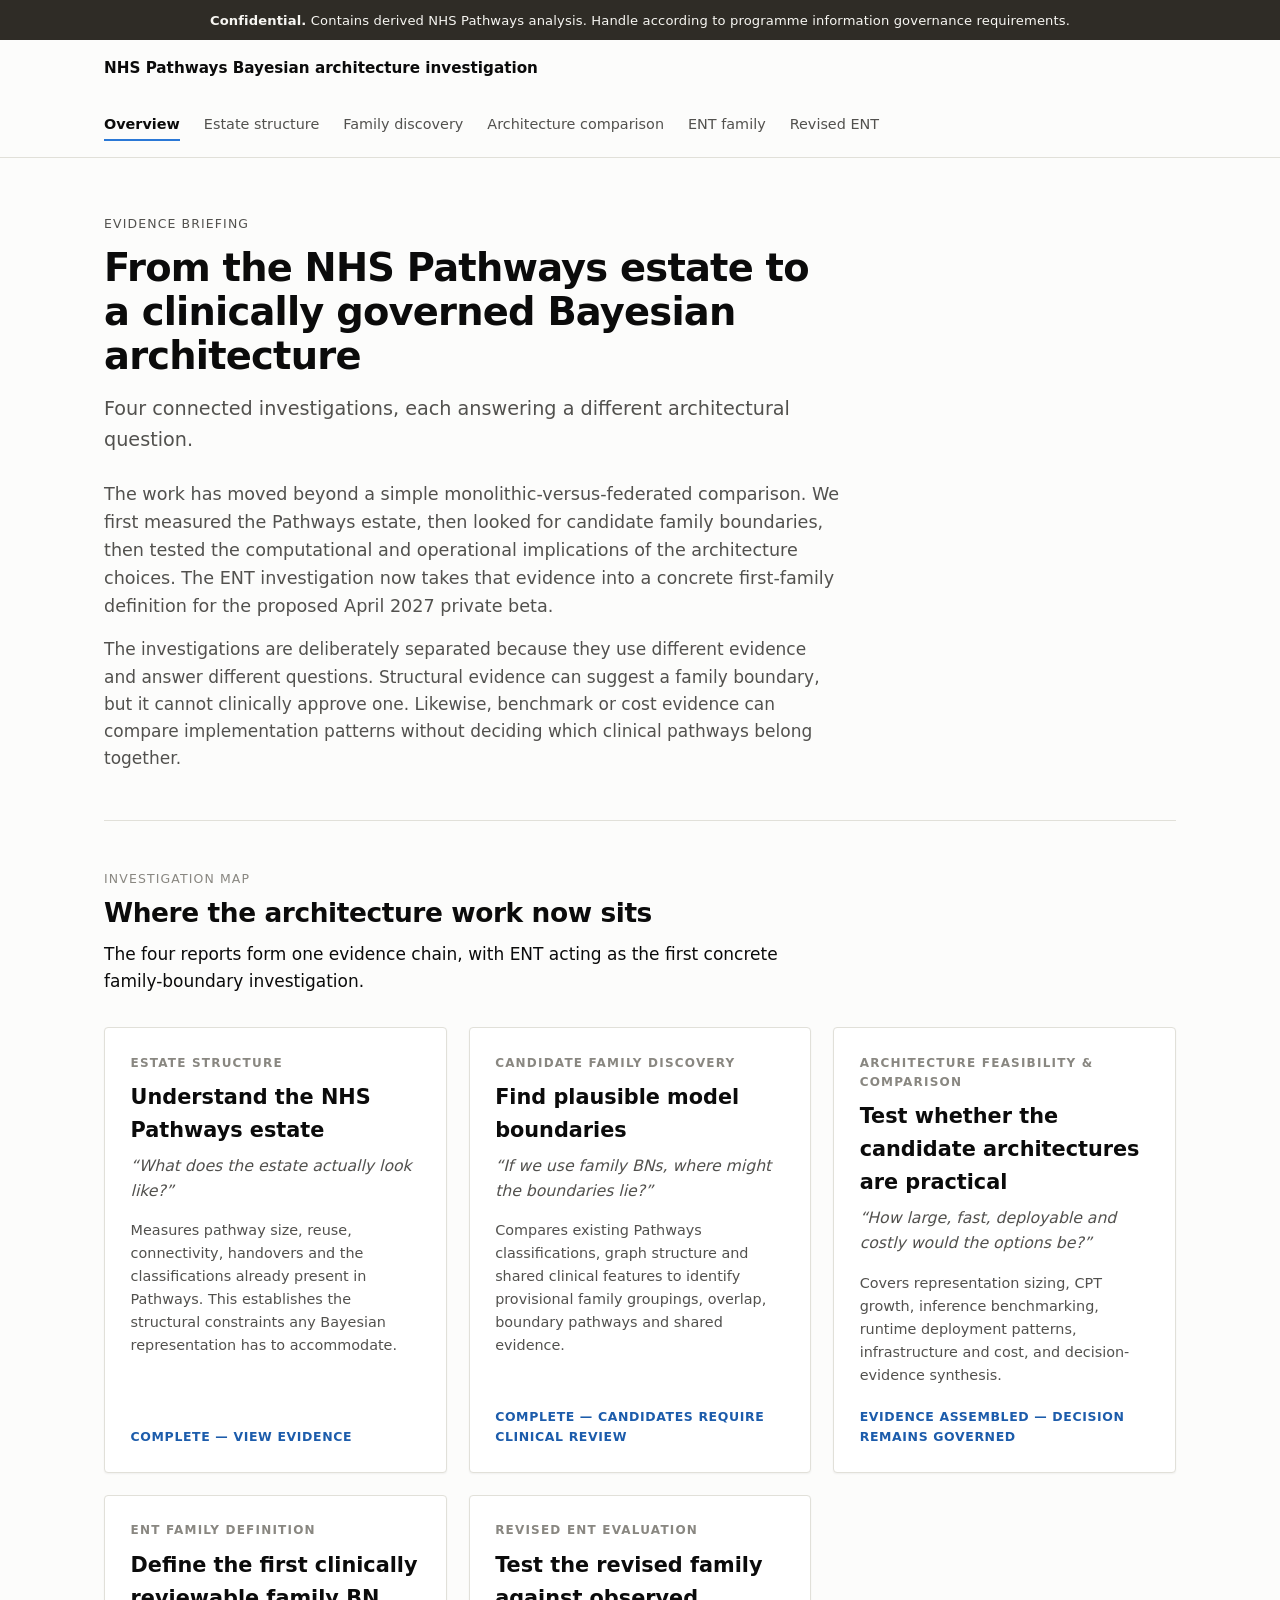
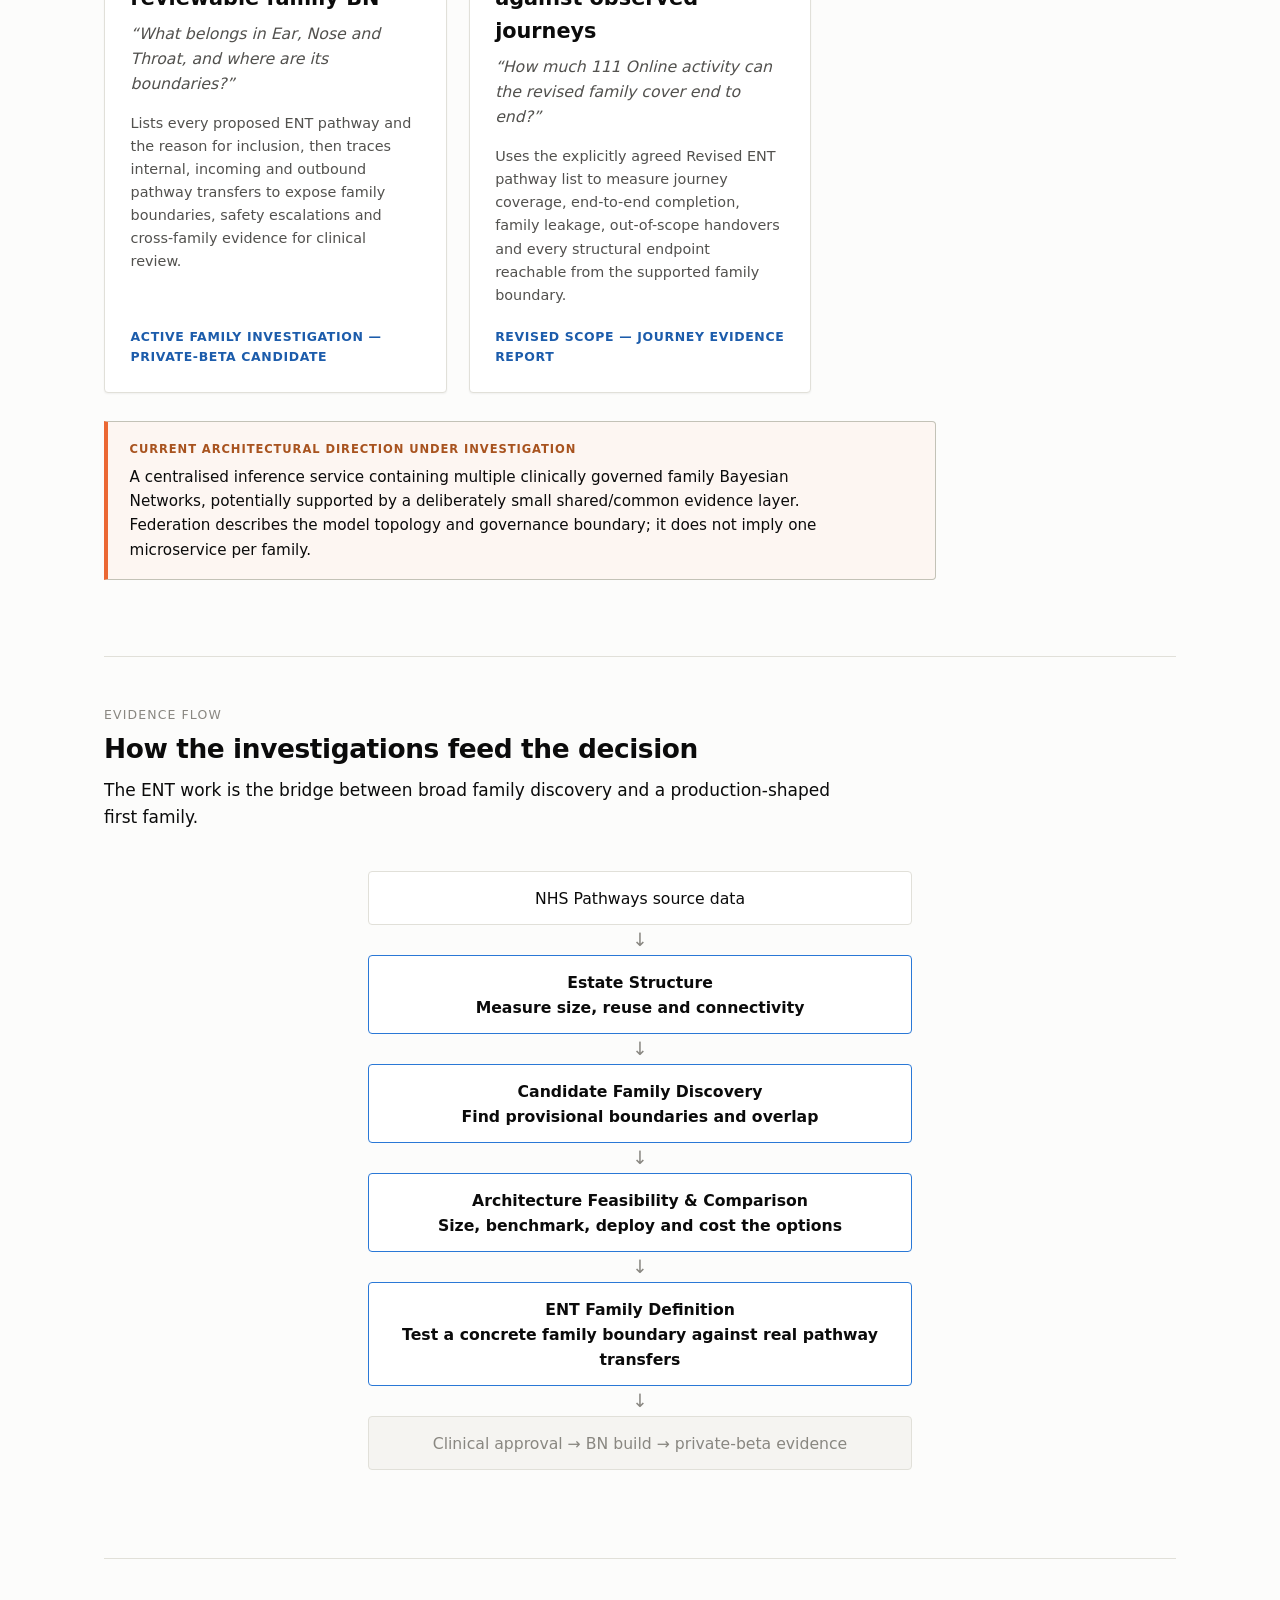
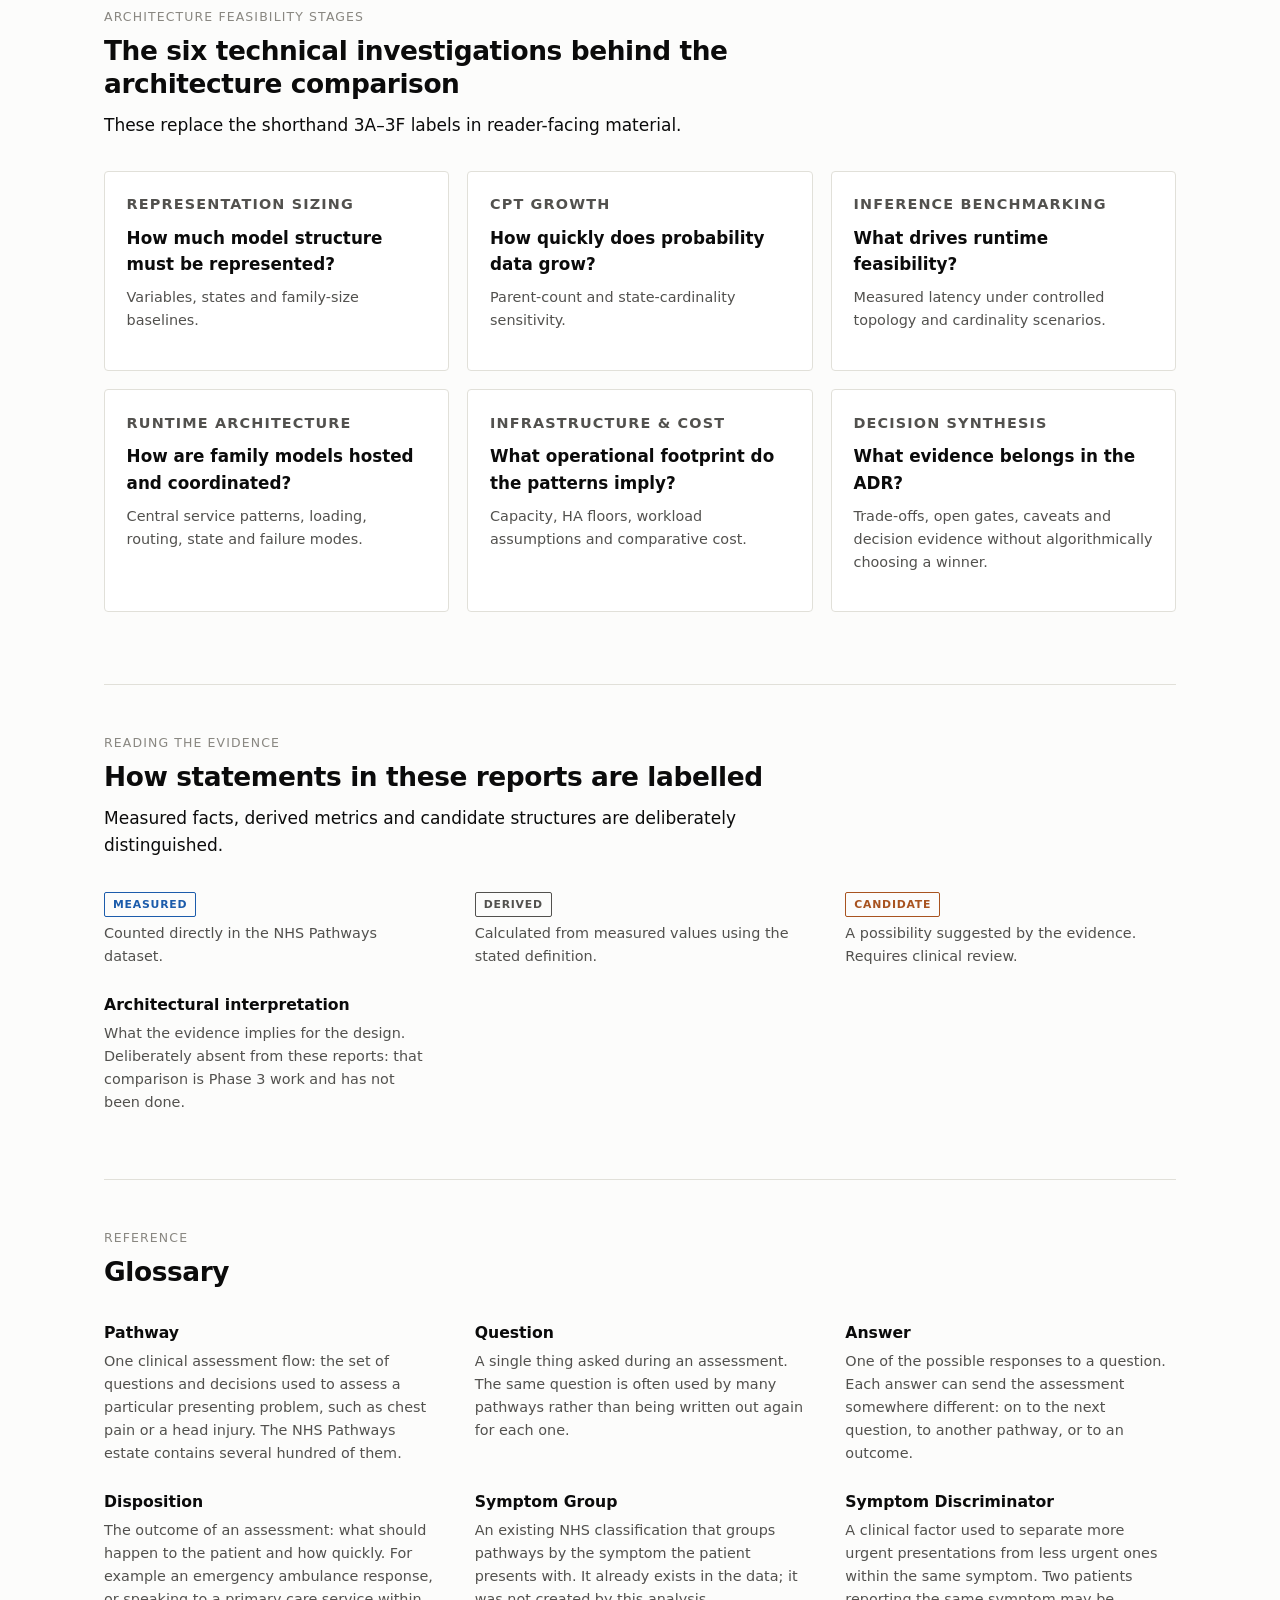
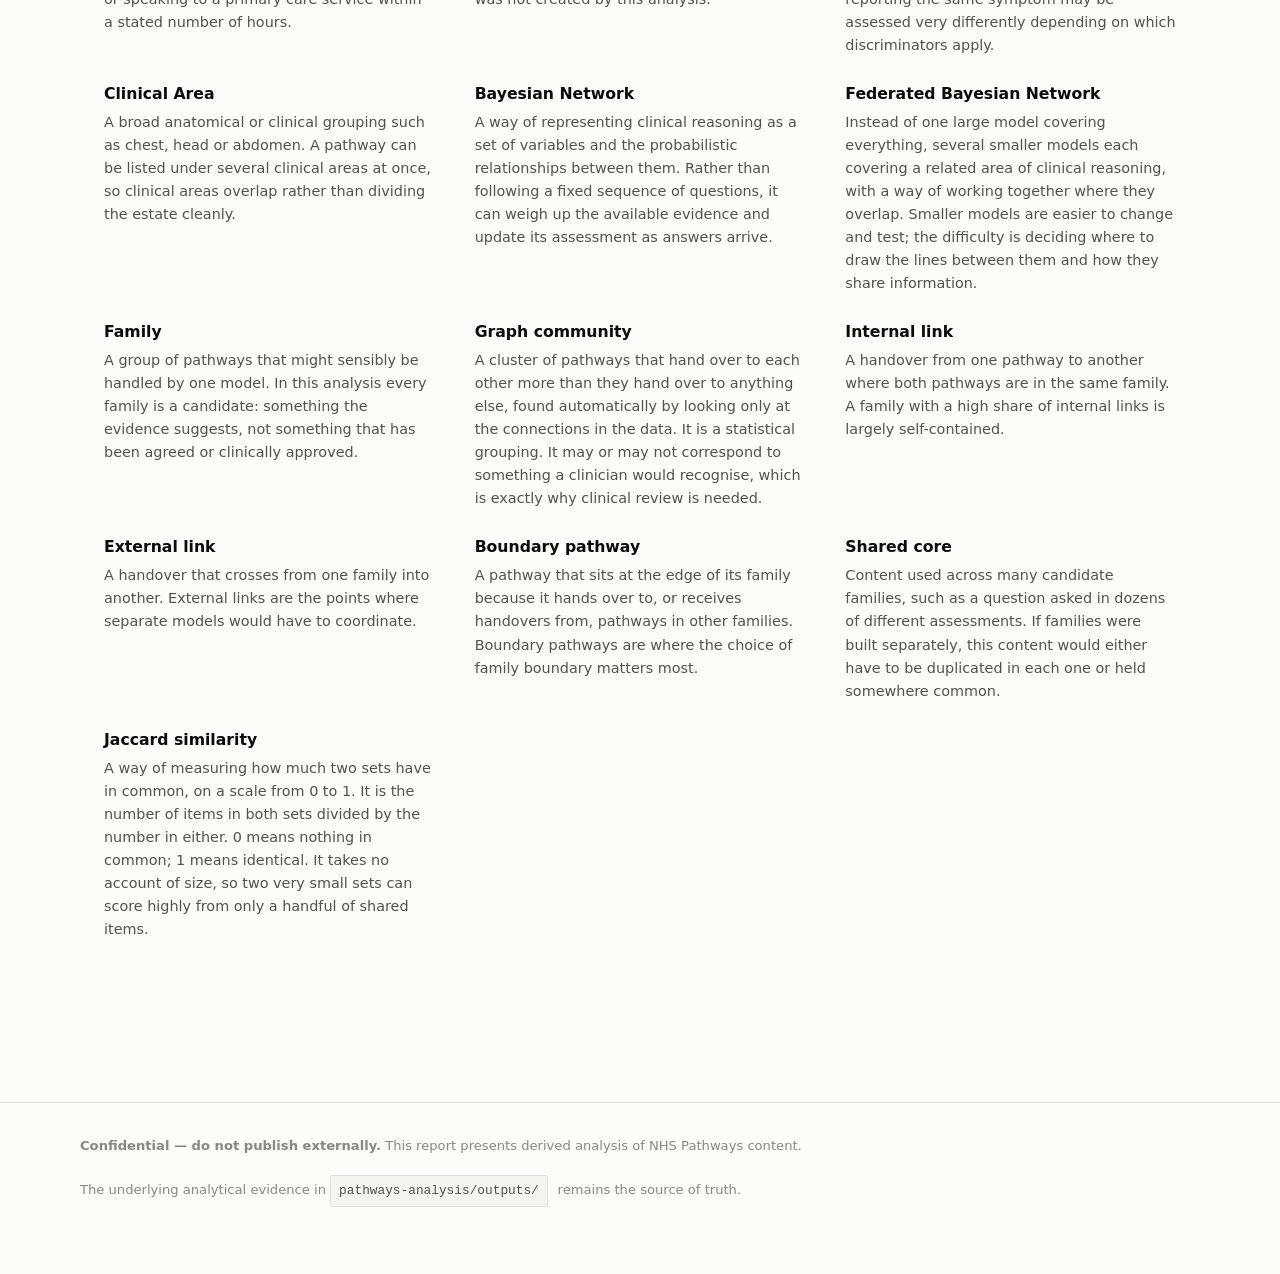
<file: Data Outputs/pathways-analysis/reports/index.html>
<!DOCTYPE html>
<html lang="en-GB">
<head>
<meta charset="utf-8">
<meta name="viewport" content="width=device-width, initial-scale=1">
<meta name="robots" content="noindex, nofollow, noarchive">
<title>NHS Pathways Bayesian Architecture Investigation</title>
<link rel="stylesheet" href="css/report.css">
</head>
<body>
<div class="confidentiality-banner">
  <strong>Confidential.</strong>
  Contains derived NHS Pathways analysis. Handle according to programme information governance requirements.
</div>
<header class="site-header">
  <div class="site-header__inner">
    <p class="site-header__title"><a href="index.html">NHS Pathways Bayesian architecture investigation</a></p>
    <nav class="site-nav" aria-label="Report sections">
      <a href="index.html">Overview</a>
      <a href="phase1.html">Estate structure</a>
      <a href="phase2.html">Family discovery</a>
      <a href="phase3.html">Architecture comparison</a>
      <a href="ent.html">ENT family</a>
      <a href="revised-ent.html">Revised ENT</a>
    </nav>
  </div>
</header>
<main>
  <div class="page-intro">
    <p class="page-intro__eyebrow">Evidence briefing</p>
    <h1>From the NHS Pathways estate to a clinically governed Bayesian architecture</h1>
    <p class="page-intro__question">Four connected investigations, each answering a different architectural question.</p>
    <p class="lede">
      The work has moved beyond a simple monolithic-versus-federated comparison. We first measured the Pathways estate,
      then looked for candidate family boundaries, then tested the computational and operational implications of the
      architecture choices. The ENT investigation now takes that evidence into a concrete first-family definition for
      the proposed April 2027 private beta.
    </p>
    <p>
      The investigations are deliberately separated because they use different evidence and answer different questions.
      Structural evidence can suggest a family boundary, but it cannot clinically approve one. Likewise, benchmark or
      cost evidence can compare implementation patterns without deciding which clinical pathways belong together.
    </p>
  </div>

  <section class="report-section">
    <div class="section-head">
      <span class="section-head__number">Investigation map</span>
      <h2>Where the architecture work now sits</h2>
      <p>The four reports form one evidence chain, with ENT acting as the first concrete family-boundary investigation.</p>
    </div>

    <div class="phase-grid">
      <a class="phase-card" href="phase1.html">
        <span class="phase-card__number">Estate Structure</span>
        <p class="phase-card__title">Understand the NHS Pathways estate</p>
        <p class="phase-card__question">“What does the estate actually look like?”</p>
        <div class="phase-card__body">
          Measures pathway size, reuse, connectivity, handovers and the classifications already present in Pathways.
          This establishes the structural constraints any Bayesian representation has to accommodate.
        </div>
        <span class="phase-card__status phase-card__status--done">Complete — view evidence</span>
      </a>

      <a class="phase-card" href="phase2.html">
        <span class="phase-card__number">Candidate Family Discovery</span>
        <p class="phase-card__title">Find plausible model boundaries</p>
        <p class="phase-card__question">“If we use family BNs, where might the boundaries lie?”</p>
        <div class="phase-card__body">
          Compares existing Pathways classifications, graph structure and shared clinical features to identify
          provisional family groupings, overlap, boundary pathways and shared evidence.
        </div>
        <span class="phase-card__status phase-card__status--done">Complete — candidates require clinical review</span>
      </a>

      <a class="phase-card" href="phase3.html">
        <span class="phase-card__number">Architecture Feasibility &amp; Comparison</span>
        <p class="phase-card__title">Test whether the candidate architectures are practical</p>
        <p class="phase-card__question">“How large, fast, deployable and costly would the options be?”</p>
        <div class="phase-card__body">
          Covers representation sizing, CPT growth, inference benchmarking, runtime deployment patterns,
          infrastructure and cost, and decision-evidence synthesis.
        </div>
        <span class="phase-card__status phase-card__status--done">Evidence assembled — decision remains governed</span>
      </a>

      <a class="phase-card" href="ent.html">
        <span class="phase-card__number">ENT Family Definition</span>
        <p class="phase-card__title">Define the first clinically reviewable family BN</p>
        <p class="phase-card__question">“What belongs in Ear, Nose and Throat, and where are its boundaries?”</p>
        <div class="phase-card__body">
          Lists every proposed ENT pathway and the reason for inclusion, then traces internal, incoming and outbound
          pathway transfers to expose family boundaries, safety escalations and cross-family evidence for clinical review.
        </div>
        <span class="phase-card__status phase-card__status--done">Active family investigation — private-beta candidate</span>
      </a>
      <a class="phase-card" href="revised-ent.html">
        <span class="phase-card__number">Revised ENT Evaluation</span>
        <p class="phase-card__title">Test the revised family against observed journeys</p>
        <p class="phase-card__question">“How much 111 Online activity can the revised family cover end to end?”</p>
        <div class="phase-card__body">
          Uses the explicitly agreed Revised ENT pathway list to measure journey coverage, end-to-end
          completion, family leakage, out-of-scope handovers and every structural endpoint reachable
          from the supported family boundary.
        </div>
        <span class="phase-card__status phase-card__status--done">Revised scope — journey evidence report</span>
      </a>
    </div>

    <div class="callout callout--prominent">
      <span class="callout__label">Current architectural direction under investigation</span>
      <p>
        A centralised inference service containing multiple clinically governed family Bayesian Networks, potentially
        supported by a deliberately small shared/common evidence layer. Federation describes the model topology and
        governance boundary; it does not imply one microservice per family.
      </p>
    </div>
  </section>

  <section class="report-section">
    <div class="section-head">
      <span class="section-head__number">Evidence flow</span>
      <h2>How the investigations feed the decision</h2>
      <p>The ENT work is the bridge between broad family discovery and a production-shaped first family.</p>
    </div>
    <div class="flow" role="list" aria-label="Investigation flow">
      <div class="flow__step" role="listitem">NHS Pathways source data</div>
      <div class="flow__arrow" aria-hidden="true">↓</div>
      <div class="flow__step flow__step--emphasis" role="listitem"><strong>Estate Structure</strong><br><span class="muted">Measure size, reuse and connectivity</span></div>
      <div class="flow__arrow" aria-hidden="true">↓</div>
      <div class="flow__step flow__step--emphasis" role="listitem"><strong>Candidate Family Discovery</strong><br><span class="muted">Find provisional boundaries and overlap</span></div>
      <div class="flow__arrow" aria-hidden="true">↓</div>
      <div class="flow__step flow__step--emphasis" role="listitem"><strong>Architecture Feasibility &amp; Comparison</strong><br><span class="muted">Size, benchmark, deploy and cost the options</span></div>
      <div class="flow__arrow" aria-hidden="true">↓</div>
      <div class="flow__step flow__step--emphasis" role="listitem"><strong>ENT Family Definition</strong><br><span class="muted">Test a concrete family boundary against real pathway transfers</span></div>
      <div class="flow__arrow" aria-hidden="true">↓</div>
      <div class="flow__step flow__step--pending" role="listitem">Clinical approval → BN build → private-beta evidence</div>
    </div>
  </section>

  <section class="report-section">
    <div class="section-head">
      <span class="section-head__number">Architecture feasibility stages</span>
      <h2>The six technical investigations behind the architecture comparison</h2>
      <p>These replace the shorthand 3A–3F labels in reader-facing material.</p>
    </div>
    <div class="panel-grid">
      <div class="panel"><p class="panel__eyebrow">Representation sizing</p><h4>How much model structure must be represented?</h4><p>Variables, states and family-size baselines.</p></div>
      <div class="panel"><p class="panel__eyebrow">CPT growth</p><h4>How quickly does probability data grow?</h4><p>Parent-count and state-cardinality sensitivity.</p></div>
      <div class="panel"><p class="panel__eyebrow">Inference benchmarking</p><h4>What drives runtime feasibility?</h4><p>Measured latency under controlled topology and cardinality scenarios.</p></div>
      <div class="panel"><p class="panel__eyebrow">Runtime architecture</p><h4>How are family models hosted and coordinated?</h4><p>Central service patterns, loading, routing, state and failure modes.</p></div>
      <div class="panel"><p class="panel__eyebrow">Infrastructure &amp; cost</p><h4>What operational footprint do the patterns imply?</h4><p>Capacity, HA floors, workload assumptions and comparative cost.</p></div>
      <div class="panel"><p class="panel__eyebrow">Decision synthesis</p><h4>What evidence belongs in the ADR?</h4><p>Trade-offs, open gates, caveats and decision evidence without algorithmically choosing a winner.</p></div>
    </div>
  </section>

  <section class="report-section">
    <div class="section-head">
      <span class="section-head__number">Reading the evidence</span>
      <h2>How statements in these reports are labelled</h2>
      <p>Measured facts, derived metrics and candidate structures are deliberately distinguished.</p>
    </div>
    <dl class="glossary-grid" id="evidence-key"></dl>
  </section>

  <section class="report-section">
    <div class="section-head"><span class="section-head__number">Reference</span><h2>Glossary</h2></div>
    <dl class="glossary-grid" id="glossary"></dl>
  </section>
</main>
<footer class="site-footer"><div class="site-footer__inner">
  <p><strong>Confidential — do not publish externally.</strong> This report presents derived analysis of NHS Pathways content.</p>
  <p>The underlying analytical evidence in <span class="lineage">pathways-analysis/outputs/</span> remains the source of truth.</p>
</div></footer>
<script src="js/common.js"></script>
<script>renderEvidenceKey(document.getElementById('evidence-key'));renderGlossary(document.getElementById('glossary'));</script>
</body>
</html>
</file>
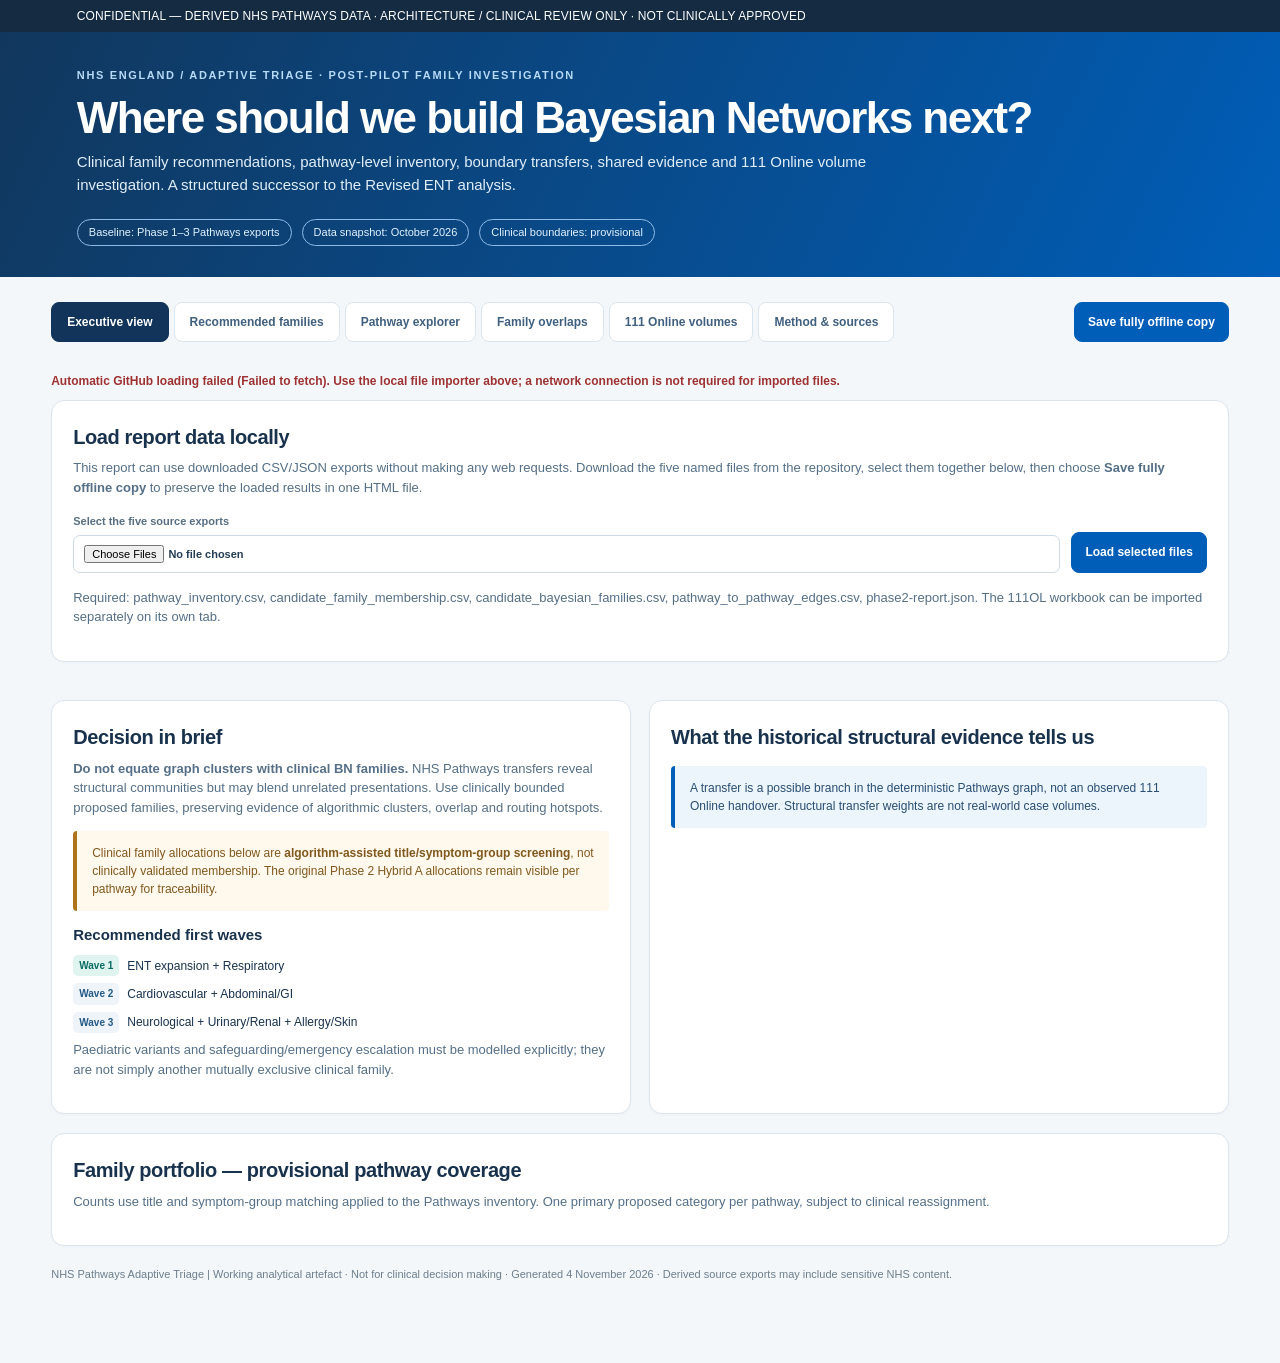
<file: Data Outputs/post_pilot_pathways_analysis_v2_2026-11-05.html>
<!DOCTYPE html>
<html lang="en-GB"><head><meta charset="utf-8"><meta name="viewport" content="width=device-width,initial-scale=1"><meta name="robots" content="noindex,nofollow,noarchive"><title>Post-pilot BN family analysis | NHS Pathways</title>
<style>
:root{--navy:#12345a;--blue:#005eb8;--lt:#eaf2fa;--bg:#f4f7fa;--ink:#18324d;--muted:#63788c;--line:#dbe5ee;--teal:#087f80;--red:#b33b42;--gold:#ad741b;--white:#fff}*{box-sizing:border-box}body{margin:0;background:var(--bg);font-family:Inter,Arial,"Helvetica Neue",sans-serif;color:var(--ink);line-height:1.52}button,input,select{font:inherit}.banner{background:#142b42;color:white;padding:7px 6%;font-size:12px;letter-spacing:.01em}.mast{background:linear-gradient(115deg,#11375d,#005eb8);color:white;padding:35px 6% 31px}.mast .eyebrow{color:#b7daf7;text-transform:uppercase;letter-spacing:.15em;font-size:11px;font-weight:800}.mast h1{font-size:clamp(28px,3.6vw,44px);line-height:1.12;letter-spacing:-.035em;margin:9px 0}.mast p{max-width:860px;color:#e1eef8;margin:8px 0 0;font-size:15px}.pillbar{display:flex;gap:10px;align-items:center;flex-wrap:wrap;margin-top:22px}.pill{border:1px solid #8ebbe8;border-radius:30px;padding:4px 11px;font-size:11px;color:#e2f2ff}.shell{max-width:1450px;margin:auto;padding:25px 4% 80px}.toolbar{display:flex;justify-content:space-between;gap:15px;align-items:center;flex-wrap:wrap;margin-bottom:20px}.tabs{display:flex;gap:5px;flex-wrap:wrap}.tab{padding:10px 15px;color:#40607f;background:white;border:1px solid var(--line);border-radius:8px;cursor:pointer;font-weight:700;font-size:12px}.tab.active{background:var(--navy);color:white;border-color:var(--navy)}.btn{border:1px solid #b2c7dc;background:white;color:var(--navy);padding:10px 13px;border-radius:8px;font-weight:700;cursor:pointer;font-size:12px}.btn.primary{background:var(--blue);color:#fff;border-color:var(--blue)}.btn:hover,.tab:hover{filter:brightness(.95)}.panel{background:white;border:1px solid var(--line);border-radius:13px;padding:21px;margin-bottom:19px;box-shadow:0 1px 2px #112c4c08}.panel h2{margin:0 0 6px;font-size:20px;letter-spacing:-.02em}.panel h3{margin:0 0 8px;font-size:15px}.panel p{font-size:13px;color:#546f87;margin:6px 0 13px}.subtitle{font-size:13px;color:var(--muted)}.kpis{display:grid;grid-template-columns:repeat(auto-fit,minmax(175px,1fr));gap:11px;margin:0 0 19px}.kpi{border:1px solid var(--line);background:#fff;border-radius:11px;padding:16px}.kpi b{font-size:30px;display:block;line-height:1.3;color:var(--navy);font-variant-numeric:tabular-nums}.kpi small{color:var(--muted);font-size:11px}.tag{display:inline-block;border-radius:5px;padding:3px 6px;background:#eef4fa;color:#245986;font-size:10px;font-weight:700}.tag.warn{background:#fff2d9;color:#946016}.tag.danger{background:#fde9eb;color:#a43c45}.tag.good{background:#dff3ef;color:#086b63}.grid2{display:grid;grid-template-columns:1fr 1fr;gap:18px}.grid3{display:grid;grid-template-columns:repeat(3,1fr);gap:13px}.notice{border-left:4px solid var(--blue);background:#edf5fc;padding:13px 15px;border-radius:4px;font-size:12px;color:#284d72;margin:13px 0}.notice.amber{background:#fff8ec;border-color:var(--gold);color:#81581d}.controls{display:flex;align-items:end;flex-wrap:wrap;gap:11px;margin:15px 0}.control{display:flex;flex-direction:column;gap:5px;font-size:11px;font-weight:700;color:#576e83;min-width:180px;flex:1}.control input,.control select{background:white;border:1px solid #ccd9e6;border-radius:7px;padding:9px 10px;min-width:0;width:100%;color:#243d55}.scroll{max-height:540px;overflow:auto;border:1px solid var(--line);border-radius:8px}table{border-collapse:collapse;width:100%;font-size:12px}th,td{border-bottom:1px solid #e5edf3;padding:9px 10px;text-align:left;vertical-align:top}th{background:#edf3f8;position:sticky;top:0;z-index:2;font-size:11px;color:#36536b;white-space:nowrap}tbody tr:hover{background:#f8fbfe}.num{text-align:right;font-variant-numeric:tabular-nums}.muted{color:var(--muted)}.family-list{display:grid;grid-template-columns:repeat(auto-fit,minmax(265px,1fr));gap:12px}.family-card{border:1px solid var(--line);border-radius:10px;padding:15px;background:white;cursor:pointer}.family-card:hover{border-color:#6aa4d9}.family-card .top{display:flex;justify-content:space-between;gap:12px}.family-card h3{margin:0 0 3px;font-size:15px}.family-card p{margin:8px 0;font-size:12px}.family-card .count{font-weight:800;font-size:22px;color:#005eb8}.bar{height:7px;background:#e4eef5;border-radius:12px;overflow:hidden;margin:7px 0}.bar i{display:block;background:#2a87bc;height:100%;border-radius:12px}.section{display:none}.section.active{display:block}.viz{display:grid;grid-template-columns:repeat(auto-fit,minmax(185px,1fr));gap:12px}.risk{border:1px solid var(--line);padding:13px;border-radius:8px;font-size:12px}.risk b{display:block;margin-bottom:3px}.status{font-size:12px;font-weight:600;padding:10px 0;color:#3b698a}.empty{padding:30px;text-align:center;color:var(--muted);font-size:13px}.metricrow{display:flex;gap:8px;align-items:center;font-size:12px;margin:7px 0}.metricrow .lbl{min-width:150px;max-width:190px}.metricrow .bar{flex:1}.heat{display:grid;grid-template-columns:repeat(4,1fr);gap:10px}.heatitem{padding:12px;border:1px solid var(--line);border-radius:8px;font-size:12px}.heatitem b{display:block}.footer{font-size:11px;color:#6b7e8d;margin-top:20px}.small{font-size:11px}.anchor{color:#005eb8;text-decoration:none}.anchor:hover{text-decoration:underline}@media(max-width:780px){.grid2,.grid3{grid-template-columns:1fr}.heat{grid-template-columns:1fr 1fr}.mast{padding:30px 5%}.shell{padding:18px 3%}.toolbar{align-items:stretch}.controls{display:block}.control{margin:8px 0}}@media print{.toolbar,.btn,.controls{display:none!important}.panel{break-inside:avoid}.section{display:block!important}.scroll{max-height:none}body{background:white}.mast{print-color-adjust:exact}}
</style></head><body>
<div class="banner">CONFIDENTIAL — DERIVED NHS PATHWAYS DATA · ARCHITECTURE / CLINICAL REVIEW ONLY · NOT CLINICALLY APPROVED</div>
<header class="mast"><div class="eyebrow">NHS England / Adaptive Triage · Post-pilot family investigation</div><h1>Where should we build Bayesian Networks next?</h1><p>Clinical family recommendations, pathway-level inventory, boundary transfers, shared evidence and 111 Online volume investigation. A structured successor to the Revised ENT analysis.</p><div class="pillbar"><span class="pill">Baseline: Phase 1–3 Pathways exports</span><span class="pill">Data snapshot: October 2026</span><span class="pill">Clinical boundaries: provisional</span></div></header>
<main class="shell"><div class="toolbar"><div class="tabs" id="tabs"><button class="tab active" data-tab="overview">Executive view</button><button class="tab" data-tab="families">Recommended families</button><button class="tab" data-tab="pathways">Pathway explorer</button><button class="tab" data-tab="overlap">Family overlaps</button><button class="tab" data-tab="volumes">111 Online volumes</button><button class="tab" data-tab="method">Method & sources</button></div><button class="btn primary" id="saveOffline">Save fully offline copy</button></div>
<div class="status" id="loadStatus">Loading repository evidence…</div>
<div class="panel" id="localLoader"><h2>Load report data locally</h2><p>This report can use downloaded CSV/JSON exports without making any web requests. Download the five named files from the repository, select them together below, then choose <strong>Save fully offline copy</strong> to preserve the loaded results in one HTML file.</p><div class="controls"><label class="control" style="flex:2">Select the five source exports <input id="localFiles" type="file" multiple accept=".csv,.json"></label><button id="loadLocal" class="btn primary">Load selected files</button></div><p class="small muted" id="localState">Required: pathway_inventory.csv, candidate_family_membership.csv, candidate_bayesian_families.csv, pathway_to_pathway_edges.csv, phase2-report.json. The 111OL workbook can be imported separately on its own tab.</p></div>
<section id="overview" class="section active"><div class="kpis" id="kpis"></div><div class="grid2"><div class="panel"><h2>Decision in brief</h2><p><b>Do not equate graph clusters with clinical BN families.</b> NHS Pathways transfers reveal structural communities but may blend unrelated presentations. Use clinically bounded proposed families, preserving evidence of algorithmic clusters, overlap and routing hotspots.</p><div class="notice amber">Clinical family allocations below are <strong>algorithm-assisted title/symptom-group screening</strong>, not clinically validated membership. The original Phase 2 Hybrid A allocations remain visible per pathway for traceability.</div><h3>Recommended first waves</h3><div class="metricrow"><span class="tag good">Wave 1</span> ENT expansion + Respiratory</div><div class="metricrow"><span class="tag">Wave 2</span> Cardiovascular + Abdominal/GI</div><div class="metricrow"><span class="tag">Wave 3</span> Neurological + Urinary/Renal + Allergy/Skin</div><p>Paediatric variants and safeguarding/emergency escalation must be modelled explicitly; they are not simply another mutually exclusive clinical family.</p></div><div class="panel"><h2>What the historical structural evidence tells us</h2><div id="coreFindings"></div><div class="notice">A transfer is a possible branch in the deterministic Pathways graph, not an observed 111 Online handover. Structural transfer weights are not real-world case volumes.</div></div></div><div class="panel"><h2>Family portfolio — provisional pathway coverage</h2><p>Counts use title and symptom-group matching applied to the Pathways inventory. One primary proposed category per pathway, subject to clinical reassignment.</p><div id="familyBars"></div></div></section>
<section id="families" class="section"><div class="panel"><h2>Recommended clinical BN taxonomy</h2><p>Select a family to see the proposed pathways, source algorithm clusters, uncertainty and cross-family relationships. Priority reflects architectural planning, not real-world volume or clinical approval.</p><div class="controls"><label class="control">Filter by wave<select id="waveFilter"><option value="">All waves</option><option value="1">Wave 1</option><option value="2">Wave 2</option><option value="3">Wave 3</option><option value="4">Later / specialised</option><option value="0">Operational / review</option></select></label><label class="control">Find family<input id="famSearch" placeholder="e.g. respiratory, eye"></label></div><div class="family-list" id="familyCards"></div></div><div class="panel" id="familyDetail"><div class="empty">Select a family to investigate its proposed membership.</div></div></section>
<section id="pathways" class="section"><div class="panel"><h2>All pathways — searchable membership</h2><p>Source IDs and titles are taken from the repository inventory. The <b>proposed</b> family is a screening categorisation. The <b>Hybrid A</b> family is the original measured Phase 2 cluster. Both are displayed to reveal disagreements.</p><div class="controls"><label class="control">Search ID, title, symptom group<input id="pathSearch" placeholder="PW1046, sore throat, chest pain…"></label><label class="control">Proposed family<select id="pathFam"><option value="">All families</option></select></label><label class="control">Structural boundary<select id="pathBound"><option value="">All</option><option value="internal pathway">Internal</option><option value="weak boundary pathway">Weak boundary</option><option value="strong boundary pathway">Strong boundary</option><option value="cross-family hub">Cross-family hub</option></select></label></div><p id="pathCount"></p><div class="scroll"><table><thead><tr><th>Pathway</th><th>Title</th><th>Symptom group</th><th>Proposed family</th><th>Hybrid A cluster</th><th>Questions</th><th>Boundary</th></tr></thead><tbody id="pathRows"></tbody></table></div><button class="btn" style="margin-top:12px" id="downloadPath">Export visible pathways CSV</button></div></section>
<section id="overlap" class="section"><div class="panel"><h2>Proposed family overlap and handover investigation</h2><p>Cross-family relationships are derived from the <b>directed pathway-to-pathway transfer graph</b>, reclassified against the provisional clinical categories. They identify potential routing and boundary review workload — not actual patient movements.</p><div class="controls"><label class="control">Inspect family<select id="overlapFam"><option value="">All clinical families</option></select></label><label class="control">Minimum distinct directed links<input type="number" id="minEdges" value="1" min="1"></label></div><div class="kpis" id="overlapKpis"></div><div class="scroll"><table><thead><tr><th>Family A</th><th>Family B</th><th>Directed pathway pairs</th><th>Branch slots (structural)</th><th>Example routes</th><th>Review action</th></tr></thead><tbody id="overlapRows"></tbody></table></div><h3 style="margin-top:25px">Shared evidence and governance questions</h3><div class="viz"><div class="risk"><b>Shared observations</b>Fever, breathlessness, pain, medication, pregnancy, comorbidities and red flags should use canonical evidence identities.</div><div class="risk"><b>Double counting</b>Independent family posteriors cannot be multiplied or summed as if statistically independent without a justified model.</div><div class="risk"><b>Cross-family questioning</b>Information gain within one BN may not identify the best question when the family itself is uncertain.</div><div class="risk"><b>Safety & fallback</b>Mandatory red flags, escalation and unsupported-family policies must remain safe independently of BN selection.</div></div></div><div class="panel"><h2>Original Phase 2 structural communities</h2><p>Measured Hybrid A family set, shown alongside clinical proposals to demonstrate why structural clustering is insufficient on its own.</p><div class="scroll"><table><thead><tr><th>Hybrid A</th><th>Pathways</th><th>Dominant areas / groups</th><th>Internal transfers</th><th>Boundary pathways</th><th>Unique questions</th></tr></thead><tbody id="originalRows"></tbody></table></div></div></section>
<section id="volumes" class="section"><div class="panel"><h2>111 Online — volume workbook</h2><p>The linked source is <b>111OL_volume_analysis.xlsx</b>. The report attempts to read its sheets in the browser. A pathway-level volume map is only calculated if a pathway-ID column and a legitimate count column can be identified. Observed transitions need journey sequences; aggregated volumes cannot establish handovers.</p><div class="notice amber" id="volumeStatus">Examining workbook structure…</div><div id="volumePanel"></div><div id="volumeMapping"></div><div id="volumeResults"></div><div class="controls"><label class="control">Import a workbook manually<input type="file" accept=".xlsx" id="volumeFile"></label></div><p class="small">Aggregated totals can be duplicated across age, periods, channels or summaries. The page does not automatically sum ambiguous sheets or interpret pathway counts as unique patient journeys.</p></div></section>
<section id="method" class="section"><div class="panel"><h2>Provenance and approach</h2><p><strong>Measured:</strong> pathway metadata, Hybrid A cluster membership, structural transfer edges and Phase 2 analysis. <strong>Proposed:</strong> clinical grouping, wave order and review actions. <strong>Not provided:</strong> patient-level journey sequences and clinically approved family allocations.</p><div class="notice">Source: <a class="anchor" href="https://github.com/obiwanbengali/document_repo/tree/main/Data%20Outputs/pathways-analysis" target="_blank" rel="noopener noreferrer">document_repo / Data Outputs / pathways-analysis</a>. Data is loaded directly from the existing publicly accessible repository. No source data is sent to another service by this report.</div><div class="grid2"><div><h3>Data inputs</h3><table><tbody><tr><td>Phase 1</td><td>pathway_inventory.csv</td></tr><tr><td>Phase 1</td><td>pathway_to_pathway_edges.csv</td></tr><tr><td>Phase 2</td><td>candidate_family_membership.csv</td></tr><tr><td>Phase 2</td><td>candidate_bayesian_families.csv</td></tr><tr><td>Phase 2</td><td>phase2-report.json</td></tr><tr><td>111 Online</td><td>111OL_volume_analysis.xlsx</td></tr></tbody></table></div><div><h3>Safety and analytical limits</h3><p>The proposed taxonomy is a <em>screening classification</em> based on pathway titles and symptom labels; it requires direct clinical verification. Some operational or unusual pathways cannot safely be classified using titles.</p><p>Cross-family transfer counts are graph relationships; they are neither posterior probabilities nor patient journey frequencies. The 111 Online workbook may represent a different time period/content version. Verify versions before comparing.</p><p>Family BN scope is not a one-to-one mapping of deterministic Pathways. The ontology, model variables and CPTs require separate clinical authoring and assurance.</p></div></div><button class="btn" id="reloadData">Reload repository data</button></div></section>
<footer class="footer">NHS Pathways Adaptive Triage | Working analytical artefact · Not for clinical decision making · Generated 4 November 2026 · Derived source exports may include sensitive NHS content.</footer></main>
<script id="embedded-data" type="application/json">null</script>
<script>
'use strict';
const ROOT='https://raw.githubusercontent.com/obiwanbengali/document_repo/main/Data%20Outputs/pathways-analysis/';
const SRC={inventory:'outputs/tables/pathway_inventory.csv',membership:'outputs/phase2/tables/candidate_family_membership.csv',families:'outputs/phase2/tables/candidate_bayesian_families.csv',edges:'outputs/tables/pathway_to_pathway_edges.csv',phase2:'reports/data/phase2-report.json',volume:'volume-analysis/111OL_volume_analysis.xlsx'};
const F=[
['ENT','Ear, Nose & Throat',1,'Earache, sore throat, tonsillar, sinus and nasal presentations','Expand Ear pilot; test coherent neighbouring symptom coverage'],
['RESP','Respiratory',1,'Breathlessness, cough, wheeze, chest infection, breathing symptoms','Multi-symptom differential and high-value uncertainty reduction'],
['CARD','Cardiovascular / Chest Pain',2,'Chest pain, palpitations, suspected cardiovascular presentations','Risk-tolerance and high-consequence boundary evaluation'],
['GI','Abdominal / Gastrointestinal',2,'Abdominal pain, vomiting, diarrhoea, GI bleeding, constipation','Broad differentials and adaptive question value'],
['NEURO','Neurological',3,'Headache, dizziness, seizures, weakness, sensory disturbance','Complex safety and uncertainty boundaries'],
['URINARY','Urinary / Renal',3,'Urinary symptoms, flank pain, kidney/renal complaints','Clear presenting categories with important exceptions'],
['ALLERGY','Skin / Allergy',3,'Rash, itch, swelling, allergic presentations','Cross-family red flags and shared clinical evidence'],
['MSK','Musculoskeletal / Injury',3,'Limb, joint, neck, back pain and related injuries','Clinical coherence needs trauma/non-trauma separation'],
['EYE','Eye / Ophthalmology',4,'Eye pain, red eye, vision change, eyelid symptoms','Potentially bounded, but time-critical exceptions'],
['DENTAL','Dental / Oral',4,'Toothache, dental bleeding, oral disease','Potential small independently governed model'],
['OBGYN','Reproductive / Obstetric',4,'Pregnancy, labour, vaginal and pelvic symptoms','Dedicated safety/age/sex governance'],
['MENTAL','Mental Health / Behavioural',4,'Self-harm, suicidal ideation, acute behavioural symptoms','Specialist clinical safety governance'],
['ENDO','Endocrine / Metabolic',4,'Diabetes, hypoglycaemia, metabolic symptoms','Distinct risk and medication context'],
['SYSTEMIC','Systemic / Infection',4,'Fever, sepsis, non-localised illness, toxic exposure','Likely shared/contextual evidence and cross-family routing'],
['OPERATIONAL','Operational / Emergency / Closure',0,'Entry points, ambulance closures, general transfer and administrative pathways','Not automatically a standalone clinical BN'],
['REVIEW','Unassigned — clinical review',0,'Other titles without a confident screening rule','Requires clinician-led classification']
];
const PRIORITY=Object.fromEntries(F.map(x=>[x[0],x]));
let D={inventory:[],membership:[],families:[],edges:[],phase2:null,volume:null},P=[],E=[],currentFamily='',visibleRows=[];
const esc=s=>String(s??'').replace(/[&<>"']/g,c=>({'&':'&amp;','<':'&lt;','>':'&gt;','"':'&quot;',"'":'&#39;'}[c]));
const fmt=x=>Number(x||0).toLocaleString('en-GB');
const $=id=>document.getElementById(id);
function csvParse(t){const out=[];let row=[],v='',q=false;for(let i=0;i<t.length;i++){let c=t[i];if(c==='"'){if(q&&t[i+1]==='"'){v+='"';i++}else q=!q}else if(c===','&&!q){row.push(v);v=''}else if((c==='\r'||c==='\n')&&!q){if(c==='\r'&&t[i+1]==='\n')i++;row.push(v);if(row.some(x=>x!==''))out.push(row);row=[];v=''}else v+=c}if(v||row.length){row.push(v);out.push(row)}const head=out.shift()||[];return out.map(r=>Object.fromEntries(head.map((k,i)=>[k,r[i]??''])))}
function suggest(p){let id=p.PathwayID||'',s=(p.PathwayTitle+' '+(p.SymptomGroupDescription||'')).toLowerCase();
// Operational flows are not assumed to be diagnostic families even when they contain a symptom.
if(/entry pathway|calling about|reception point|ambulance closure|clinician closure|dispatch|early exit|transport to|override|incident|initial assessment|assessment of required level|information spa|non-trauma emergency|trauma emergency|immediate threats to life|stopped breathing|fighting for breath|generic clinician|pandemic flu|health and social information|non.emergency ambulance|cardio.pulmonary resuscitation/.test(s))return 'OPERATIONAL';
if(/self.harm|suicid|mental health|behavio|psych|depress|anxiet|overdose intentional/.test(s))return 'MENTAL';
if(/pregnan|labour|childbirth|vaginal|uter|pelvic|contracept|testicul|penis|genital|gynaec|miscarriage|menstrual|breast/.test(s))return 'OBGYN';
if(/tooth|dental|gum |mouth|oral|jaw pain/.test(s))return 'DENTAL';
if(/eye|eyelid|vision|visual loss|red or irritable/.test(s))return 'EYE';
if(/ear|throat|tonsil|sinus|nose|nasal|epistaxis|nosebleed|laryng|hoarse/.test(s))return 'ENT';
if(/allerg|rash|itch|urticar|skin|insect bite|swelling general/.test(s))return 'ALLERGY';
if(/breathless|wheez|cough|cold or flu|chest infection|asthma|respiratory|bronch|breathing problem/.test(s))return 'RESP';
if(/chest pain|upper back pain|palpitation|heart|cardiac|circulation|vascular|blood pressure/.test(s))return 'CARD';
if(/diarrhoea|vomit|abdom|stomach|constipat|rectal|stool|bowel|gastro|indigestion|digestive|hernia/.test(s))return 'GI';
if(/urinary|urine|bladder|kidney|renal|flank pain|painful urination/.test(s))return 'URINARY';
if(/fit or seiz|fits within|seizure|headache|migraine|dizz|vertigo|stroke|weakness|numbness|loss of consciousness|confusion|neurolog/.test(s))return 'NEURO';
if(/diabet|blood sugar|hypogly|hypergly|metabolic/.test(s))return 'ENDO';
if(/injur|trauma|fracture|sprain|limb|joint|neck pain|back pain|hip|leg pain|arm pain|foot pain|hand pain|wound|cut or graze|bruis|burn|foreign body|muscle/.test(s))return 'MSK';
if(/fever|infection|sepsis|poison|toxic|fatigue|tiredness|unwell|feeling ill/.test(s))return 'SYSTEMIC';
return 'REVIEW'}
function normalize(){let m=Object.fromEntries(D.membership.map(x=>[x.PathwayID,x]));P=D.inventory.map(x=>({...x,m:m[x.PathwayID]||{},family:suggest(x)}));let map=Object.fromEntries(P.map(x=>[x.PathwayID,x]));E=D.edges.map(e=>({...e,s:map[e.source_pathway_key],t:map[e.target_pathway_key]})).filter(e=>e.s&&e.t);}
function switchTo(id){document.querySelectorAll('.section').forEach(x=>x.classList.toggle('active',x.id===id));document.querySelectorAll('.tab').forEach(x=>x.classList.toggle('active',x.dataset.tab===id));if(id==='pathways')renderPathways();if(id==='overlap')renderOverlap();window.scrollTo({top:175,behavior:'smooth'});}document.querySelectorAll('[data-tab]').forEach(x=>x.addEventListener('click',()=>switchTo(x.dataset.tab)));
function counts(){return Object.fromEntries(F.map(f=>[f[0],P.filter(p=>p.family===f[0]).length]))}
function renderOverview(){let c=counts(),b=D.phase2?.boundaries;let items=[['Pathways in extract',P.length,'Measured inventory'],['Hybrid A communities',D.families.length,'Structural candidates'],['Proposed categories',F.filter(f=>f[4]&&f[0]!=='OPERATIONAL'&&f[0]!=='REVIEW').length,'Not clinically approved'],['Boundary pathways',b?.boundary_pathway_count??'—','Measured Hybrid A'],['Unassigned for review',c.REVIEW,'Title-screening'],['111 Online demand','—','Pending workbook semantics']];$('kpis').innerHTML=items.map(x=>`<div class="kpi"><b>${typeof x[1]==='number'?fmt(x[1]):x[1]}</b><div>${x[0]}</div><small>${x[2]}</small></div>`).join('');$('coreFindings').innerHTML=`<div class="metricrow"><strong>${fmt(b?.boundary_pathway_count??512)}</strong> candidate pathways at a structural boundary (${b?.boundary_pathway_percentage??62.8}% in original Phase 2)</div><div class="metricrow"><strong>34</strong> algorithmically generated Hybrid A groups (not clinical families)</div><div class="metricrow"><strong>~${fmt(D.phase2?.routing?.pathways_scored??815)}</strong> pathways scored for family routing</div><div class="metricrow"><strong>${D.phase2?.routing?.association?.find(x=>x.key==='high')?.percentage??21.6}%</strong> high routing ambiguity in the retrospective structural assessment</div><p class="small muted">Measured against the original Phase 2 provisional family partition, not the clinical suggestions on this page.</p>`;let max=Math.max(...Object.values(c),1);$('familyBars').innerHTML=F.filter(f=>f[0]!=='OPERATIONAL'&&f[0]!=='REVIEW').map(f=>`<div class="metricrow"><span class="lbl">${esc(f[1])}</span><div class="bar"><i style="width:${100*c[f[0]]/max}%"></i></div><b>${fmt(c[f[0]])}</b></div>`).join('');}
function familyOverlap(fid){const agg=new Map;for(let e of E){if(e.s.family!==fid&&e.t.family!==fid)continue;if(e.s.family===e.t.family)continue;let target=e.s.family===fid?e.t.family:e.s.family;let a=agg.get(target)||{n:0,branches:0};a.n++;a.branches+=Number(e.transition_count||0);agg.set(target,a)}return [...agg.entries()].sort((a,b)=>b[1].n-a[1].n)}
function renderFamilies(){let c=counts();let list=F.filter(f=>(!$('waveFilter').value||String(f[2])===$('waveFilter').value)&&(`${f[1]} ${f[3]}`.toLowerCase().includes($('famSearch').value.toLowerCase())));$('familyCards').innerHTML=list.map(f=>`<div class="family-card" data-fid="${f[0]}"><div class="top"><div><h3>${esc(f[1])}</h3><span class="tag ${f[2]===1?'good':f[2]===0?'warn':''}">${f[2]?'Wave '+f[2]:'Needs review'}</span></div><span class="count">${fmt(c[f[0]])}</span></div><p>${esc(f[3])}</p><div class="small muted">${esc(f[4])}</div></div>`).join('');document.querySelectorAll('[data-fid]').forEach(x=>x.addEventListener('click',()=>showFamily(x.dataset.fid)));}
function showFamily(fid){currentFamily=fid;let f=PRIORITY[fid],ps=P.filter(p=>p.family===fid),os=familyOverlap(fid).slice(0,7),maxCount=P.length;let original={};for(let p of ps){let k=p.m.FamilyId||'Not in Hybrid A';original[k]=(original[k]||0)+1}let dominant=Object.entries(original).sort((a,b)=>b[1]-a[1]);$('familyDetail').innerHTML=`<h2>${esc(f[1])} <span class="tag">${ps.length} pathways</span></h2><p>${esc(f[4])}</p><div class="grid3"><div class="risk"><b>${ps.length} screened pathways</b>${(100*ps.length/maxCount||0).toFixed(1)}% of recorded inventory, not patient coverage</div><div class="risk"><b>${os.length} neighbours shown</b>Cross-category structural transfers</div><div class="risk"><b>${dominant.length} Hybrid A clusters</b>Source clusters represented in proposed category</div></div><h3 style="margin-top:20px">Top neighbouring families (structural)</h3><div class="heat">${os.map(([k,a])=>`<div class="heatitem"><b>${esc(PRIORITY[k]?.[1]||k)}</b>${a.n} directed pairs<br><span class="muted">${a.branches} branch slots</span></div>`).join('')||'<div class="muted">No measured connections</div>'}</div><h3 style="margin-top:20px">Original Hybrid A groups represented</h3><p>${dominant.slice(0,9).map(([id,n])=>`<span class="tag">${esc(id)} · ${n}</span>`).join(' ')}</p><h3 style="margin-top:20px">Proposed pathway membership</h3><div class="scroll"><table><thead><tr><th>ID</th><th>Title</th><th>Symptom group</th><th>Original cluster</th><th>Questions</th><th>Boundary</th></tr></thead><tbody>${ps.map(p=>`<tr><td><b>${esc(p.PathwayID)}</b></td><td>${esc(p.PathwayTitle)}</td><td>${esc(p.SymptomGroupDescription)}</td><td>${esc(p.m.FamilyId)}</td><td class="num">${esc(p.QuestionCount)}</td><td>${esc(p.m.BoundaryClassification)}</td></tr>`).join('')}</tbody></table></div><div class="notice amber">This list is a screening proposal generated from Pathways titles and symptom groups. Clinical reviewers must verify each pathway; cross-family clinical variables must be reviewed separately from pathway assignment.</div>`;switchTo('families');$('familyDetail').scrollIntoView({behavior:'smooth',block:'start'});}
function filteredPathways(){let q=$('pathSearch').value.toLowerCase().trim(),fam=$('pathFam').value,b=$('pathBound').value;return P.filter(p=>(!fam||p.family===fam)&&(!b||p.m.BoundaryClassification===b)&&(!q||`${p.PathwayID} ${p.PathwayTitle} ${p.SymptomGroupDescription} ${p.m.FamilyId}`.toLowerCase().includes(q)))}
function renderPathways(){visibleRows=filteredPathways();$('pathCount').textContent=`${fmt(visibleRows.length)} of ${fmt(P.length)} pathways · all filtered rows are exportable; the table shows the first 350 for responsiveness.`;$('pathRows').innerHTML=visibleRows.slice(0,350).map(p=>`<tr><td><b>${esc(p.PathwayID)}</b></td><td>${esc(p.PathwayTitle)}</td><td>${esc(p.SymptomGroupDescription)}</td><td>${esc(PRIORITY[p.family][1])}</td><td>${esc(p.m.FamilyId)}</td><td class="num">${esc(p.QuestionCount)}</td><td><span class="tag ${p.m.BoundaryClassification?.includes('hub')?'danger':p.m.BoundaryClassification?.includes('strong')?'warn':''}">${esc(p.m.BoundaryClassification)}</span></td></tr>`).join('')||'<tr><td colspan="7" class="empty">No matches</td></tr>';}
function getOverlap(){let map=new Map;for(let e of E){let a=e.s.family,b=e.t.family;if(a===b)continue;let ids=[a,b].sort(),key=ids.join('|'),o=map.get(key)||{a:ids[0],b:ids[1],n:0,branches:0,examples:[]};o.n++;o.branches+=Number(e.transition_count||0);if(o.examples.length<4)o.examples.push(`${e.s.PathwayID} → ${e.t.PathwayID}`);map.set(key,o)}return [...map.values()].sort((a,b)=>b.n-a.n)}
function renderOverlap(){const all=getOverlap(),fam=$('overlapFam').value,min=Number($('minEdges').value||1),rows=all.filter(o=>(!fam||o.a===fam||o.b===fam)&&o.n>=min);const total=rows.reduce((s,o)=>s+o.n,0);$('overlapKpis').innerHTML=[['Family pairs',rows.length],['Distinct directed links',total],['Structural branch slots',rows.reduce((s,o)=>s+o.branches,0)],['Cross-category pairs',all.length]].map(([a,b])=>`<div class="kpi"><b>${fmt(b)}</b><small>${a}</small></div>`).join('');$('overlapRows').innerHTML=rows.map(o=>`<tr><td><b>${esc(PRIORITY[o.a][1])}</b></td><td><b>${esc(PRIORITY[o.b][1])}</b></td><td class="num">${fmt(o.n)}</td><td class="num">${fmt(o.branches)}</td><td>${esc(o.examples.join(' · '))}</td><td>${o.a==='OPERATIONAL'||o.b==='OPERATIONAL'?'<span class="tag warn">Separate clinical from operational routing</span>':'<span class="tag">Clinical boundary review</span>'}</td></tr>`).join('')||'<tr><td colspan="6" class="empty">No matching transfer relationships.</td></tr>';}
function renderOriginal(){$('originalRows').innerHTML=D.families.map(f=>`<tr><td><b>${esc(f.FamilyId)}</b><div class="small muted">${esc(f.FamilyName)}</div></td><td class="num">${esc(f.PathwayCount)}</td><td><div>${esc(f.PrimaryClinicalAreas)}</div><div class="small muted">${esc(f.PrimarySymptomGroups)}</div></td><td class="num">${f.InternalEdgePercentage?Number(f.InternalEdgePercentage).toFixed(1)+'%':'—'}</td><td class="num">${esc(f.BoundaryPathwayCount)}</td><td class="num">${esc(f.UniqueQuestions)}</td></tr>`).join('');}
function setupFilters(){const opt=F.map(f=>`<option value="${f[0]}">${esc(f[1])}</option>`).join('');$('pathFam').innerHTML='<option value="">All families</option>'+opt;$('overlapFam').innerHTML='<option value="">All families</option>'+opt;}
function download(name,content,type='text/plain'){let blob=new Blob([content],{type}),u=URL.createObjectURL(blob),a=document.createElement('a');a.href=u;a.download=name;a.click();setTimeout(()=>URL.revokeObjectURL(u),5000)}
function csvCell(s){s=String(s??'');return /[,"\n\r]/.test(s)?'"'+s.replaceAll('"','""')+'"':s}
$('downloadPath').onclick=()=>{let h=['PathwayID','PathwayTitle','SymptomGroup','ProposedFamily','HybridAFamily','QuestionCount','BoundaryClassification'];download('post_pilot_pathway_membership.csv',[h,...visibleRows.map(p=>[p.PathwayID,p.PathwayTitle,p.SymptomGroupDescription,PRIORITY[p.family][1],p.m.FamilyId,p.QuestionCount,p.m.BoundaryClassification])].map(r=>r.map(csvCell).join(',')).join('\r\n'),'text/csv')};
$('waveFilter').onchange=renderFamilies;$('famSearch').oninput=renderFamilies;['pathSearch','pathFam','pathBound'].forEach(id=>$(id).addEventListener('input',renderPathways));['overlapFam','minEdges'].forEach(id=>$(id).addEventListener('input',renderOverlap));
function renderAll(){normalize();setupFilters();renderOverview();renderFamilies();renderPathways();renderOverlap();renderOriginal();$('loadStatus').textContent=`Loaded ${fmt(P.length)} pathways · ${fmt(E.length)} resolved directed graph edges · ${fmt(D.families.length)} Hybrid A clusters · Clinician validation required.`;}
async function pull(){let keys=['inventory','membership','families','edges','phase2'];const res=await Promise.all(keys.map(async k=>{let r=await fetch(ROOT+SRC[k]);if(!r.ok)throw Error(`${k}: HTTP ${r.status}`);return k==='phase2'?r.json():r.text().then(csvParse)}));keys.forEach((k,i)=>D[k]=res[i]);renderAll();}
function offlineExport(){if(!P.length){alert('Load the repository data before exporting an offline copy.');return}let data=JSON.stringify(D).replace(/<\//g,'<\\/');let clone=document.documentElement.cloneNode(true);clone.querySelector('#embedded-data').textContent=data;let content='<!DOCTYPE html>\n'+clone.outerHTML;download('post_pilot_bn_families_offline.html',content,'text/html;charset=utf-8')}
$('loadLocal').onclick=async()=>{const chosen=[...$('localFiles').files];const mapping=Object.fromEntries(Object.entries(SRC).filter(([k])=>k!=='volume').map(([key,path])=>[path.split('/').pop(),key]));const found={};for(const file of chosen){const key=mapping[file.name];if(key){try{const body=await file.text();found[key]=key==='phase2'?JSON.parse(body):csvParse(body)}catch(err){$('localState').textContent=`Error reading ${file.name}: ${err.message}`;return}}}const needed=['inventory','membership','families','edges','phase2'];let missing=needed.filter(k=>!found[k]);if(missing.length){$('localState').textContent='Missing inputs: '+missing.map(k=>SRC[k].split('/').pop()).join(', ');return}Object.assign(D,found);renderAll();$('loadStatus').style.color='#087f80';$('localState').textContent='All five exports loaded successfully. Use Save fully offline copy to embed these data in the HTML.';};
$('saveOffline').onclick=offlineExport;$('reloadData').onclick=()=>{ $('loadStatus').textContent='Reloading repository exports…';pull().catch(showError)};
function showError(err){$('loadStatus').textContent='Automatic GitHub loading failed ('+err.message+'). Use the local file importer above; a network connection is not required for imported files.';$('loadStatus').style.color='#9e3232'}
// XLSX lightweight reader: uses browser native ZIP/DEFLATE, with no external JavaScript dependencies.
async function unzipXML(buffer){let v=new DataView(buffer),bytes=new Uint8Array(buffer),files={};let pos=0;while(pos+30<bytes.length){let sig=v.getUint32(pos,true);if(sig===0x04034b50){let method=v.getUint16(pos+8,true),flags=v.getUint16(pos+6,true),size=v.getUint32(pos+18,true),nameLen=v.getUint16(pos+26,true),extra=v.getUint16(pos+28,true);let name=new TextDecoder().decode(bytes.slice(pos+30,pos+30+nameLen)),start=pos+30+nameLen+extra;if(flags&8||start+size>bytes.length)break;files[name]={method,bytes:bytes.slice(start,start+size)};pos=start+size}else if(sig===0x02014b50||sig===0x06054b50)break;else pos++}let ret={};for(let [name,f] of Object.entries(files)){if(!/\.xml$|\.rels$/.test(name))continue;if(f.method===0)ret[name]=new TextDecoder().decode(f.bytes);else if(f.method===8){let stream=new Blob([f.bytes]).stream().pipeThrough(new DecompressionStream('deflate-raw'));ret[name]=await new Response(stream).text()}}return ret}
function xmlNodes(root,tag){return [...root.getElementsByTagNameNS('*',tag)]}
async function parseWorkbook(buffer){let raw=await unzipXML(buffer),parser=new DOMParser(),shared=[];if(raw['xl/sharedStrings.xml']){let s=parser.parseFromString(raw['xl/sharedStrings.xml'],'text/xml');shared=xmlNodes(s,'si').map(si=>xmlNodes(si,'t').map(x=>x.textContent).join(''))}let book=raw['xl/workbook.xml']?parser.parseFromString(raw['xl/workbook.xml'],'text/xml'):null;let rel=raw['xl/_rels/workbook.xml.rels']?parser.parseFromString(raw['xl/_rels/workbook.xml.rels'],'text/xml'):null;let rels={};if(rel)for(let x of xmlNodes(rel,'Relationship'))rels[x.getAttribute('Id')]=x.getAttribute('Target');let results=[];if(!book)return results;for(let sheet of xmlNodes(book,'sheet')){let target=rels[sheet.getAttribute('r:id')||sheet.getAttributeNS('http://schemas.openxmlformats.org/officeDocument/2006/relationships','id')];if(!target)continue;let path=target.startsWith('/')?target.slice(1):'xl/'+target.replace(/^\.\//,'');path=path.replace(/xl\/xl\//,'xl/');let src=raw[path];if(!src)continue;let doc=parser.parseFromString(src,'text/xml'),rows=[];for(let row of xmlNodes(doc,'row')){let arr=[];for(let cell of xmlNodes(row,'c')){let ref=cell.getAttribute('r')||'',letters=(ref.match(/^[A-Z]+/)||['A'])[0],ix=0;for(let c of letters)ix=ix*26+c.charCodeAt(0)-64;ix--;let type=cell.getAttribute('t'),val=xmlNodes(cell,'v')[0]?.textContent??xmlNodes(cell,'t')[0]?.textContent??'';if(type==='s')val=shared[Number(val)]??val;arr[ix]=val}if(arr.some(x=>x!==undefined&&x!==''))rows.push(arr)}results.push({name:sheet.getAttribute('name'),rows})}return results}
function showWorkbook(sheets){D.volume=sheets.map(s=>({name:s.name,rows:s.rows.slice(0,18000)}));$('volumeStatus').textContent=`Workbook parsed: ${sheets.length} worksheet(s). Inspect columns below before using counts as activity volumes.`;$('volumePanel').innerHTML=sheets.map((s,i)=>`<div class="panel" style="box-shadow:none"><h3>${esc(s.name)} — ${fmt(s.rows.length)} populated rows</h3><div class="small muted">First 8 rows, up to 12 columns</div><div class="scroll" style="max-height:290px"><table><tbody>${s.rows.slice(0,8).map(r=>`<tr>${r.slice(0,12).map(v=>`<td>${esc(v)}</td>`).join('')}</tr>`).join('')}</tbody></table></div></div>`).join('');renderVolumeMapping();}
function renderVolumeMapping(){const sheets=D.volume||[];if(!sheets.length)return;let options=sheets.map((s,i)=>`<option value="${i}">${esc(s.name)} (${fmt(s.rows.length)} rows)</option>`).join('');$('volumeMapping').innerHTML=`<div class="panel" style="box-shadow:none"><h3>Calculate pathway volume by proposed family</h3><p>Choose the appropriate worksheet, header and fields. Only use a count representing the same period and channel for every pathway. If it represents journey stages or a subtotalling pivot, the sum may not be unique assessments.</p><div class="controls"><label class="control">Worksheet<select id="vsheet">${options}</select></label><label class="control">Header row (1-based)<input id="vheader" type="number" min="1" value="1" max="100"></label><label class="control">Pathway ID column<select id="vpath"></select></label><label class="control">Count column<select id="vcount"></select></label><button class="btn primary" id="vapply">Calculate</button></div><p class="small muted">Counts are assigned to the provisional title-based family and represent the imported worksheet only; no de-duplication across multiple rows or time periods is assumed.</p></div>`;function updateCols(){let ss=D.volume[Number($('vsheet').value)],h=ss.rows[Math.max(0,Number($('vheader').value)-1)]||[];let n=Math.max(8,...ss.rows.slice(0,8).map(r=>r.length));let opts=Array.from({length:Math.min(80,n)},(_,i)=>`<option value="${i}">${String.fromCharCode(65+i%26)}${i>25?Math.floor(i/26):''}: ${esc(h[i]||'(unlabelled)')}</option>`).join('');$('vpath').innerHTML=opts;$('vcount').innerHTML=opts;let choose=(re,def)=>h.findIndex(x=>re.test(String(x||'')))>=0?h.findIndex(x=>re.test(String(x||''))):def;$('vpath').value=String(choose(/^(pw|pathway)[ _-]?(id|code|ref)|^pathway$/i,0));$('vcount').value=String(choose(/volume|triage|total|count|activity|journeys|sessions/i,1))}['vsheet','vheader'].forEach(id=>$(id).onchange=updateCols);$('vapply').onclick=applyVolume;updateCols();}
function applyVolume(){let sh=D.volume[Number($('vsheet').value)],h=Math.max(0,Number($('vheader').value)-1),idcol=Number($('vpath').value),vcol=Number($('vcount').value),match=Object.fromEntries(P.map(p=>[p.PathwayID.toUpperCase(),p]));let counts={},samples=[],bad=0,matched=0;for(let row of sh.rows.slice(h+1)){let id=String(row[idcol]||'').trim().toUpperCase(),val=Number(String(row[vcol]||'').replace(/,/g,''));if(!match[id]||!Number.isFinite(val)||val<0){bad++;continue}let key=match[id].family;counts[key]=(counts[key]||0)+val;matched++;if(samples.length<5)samples.push(id+' = '+val)}if(!matched){$('volumeResults').innerHTML='<div class="notice amber">No valid pathway IDs and non-negative numeric counts matched the inventory. Check worksheet, header and column selection.</div>';return}let total=Object.values(counts).reduce((a,b)=>a+b,0),rows=F.map(f=>({f,n:counts[f[0]]||0})).filter(x=>x.n).sort((a,b)=>b.n-a.n);$('volumeResults').innerHTML=`<div class="panel"><h3>Provisional volume-weighted view · ${esc(sh.name)}</h3><div class="notice amber">${fmt(matched)} rows matched; ${fmt(bad)} did not. The total ${fmt(total)} is the sum of mapped workbook entries, <strong>not a confirmed count of unique patients or completed journeys</strong>. Check the selected count field and remove subtotals/duplicate periods where appropriate.</div><div class="scroll" style="max-height:450px"><table><thead><tr><th>Proposed family</th><th>Mapped count</th><th>% of mapped count</th></tr></thead><tbody>${rows.map(o=>`<tr><td>${esc(o.f[1])}</td><td class="num">${fmt(o.n)}</td><td class="num">${(100*o.n/total).toFixed(1)}%</td></tr>`).join('')}</tbody></table></div><p class="small muted">Example matched rows: ${esc(samples.join(' · '))}.</p></div>`;D.volumeAnalysis={sheet:sh.name,idcol,vcol,header:h,matched,bad,counts,total};}
async function readVolumeFile(file){$('volumeStatus').textContent='Reading 111 Online workbook…';try{showWorkbook(await parseWorkbook(await file.arrayBuffer()))}catch(e){$('volumeStatus').textContent='Could not parse workbook in this browser ('+e.message+'). Workbook remains a source for manual review.'}}
$('volumeFile').onchange=e=>{if(e.target.files[0])readVolumeFile(e.target.files[0])};
async function pullVolume(){try{let r=await fetch(ROOT+SRC.volume);if(!r.ok)throw Error(`HTTP ${r.status}`);await readVolumeFile(new Blob([await r.arrayBuffer()]))}catch(e){$('volumeStatus').textContent='Workbook not automatically readable: '+e.message+' · You can import the .xlsx file manually.'}}
let saved=$('embedded-data').textContent.trim();if(saved&&saved!=='null'){try{D=JSON.parse(saved);renderAll();if(D.volume)showWorkbook(D.volume)}catch(e){showError(e)}}else{pull().catch(showError);pullVolume()}
</script></body></html>
</file>
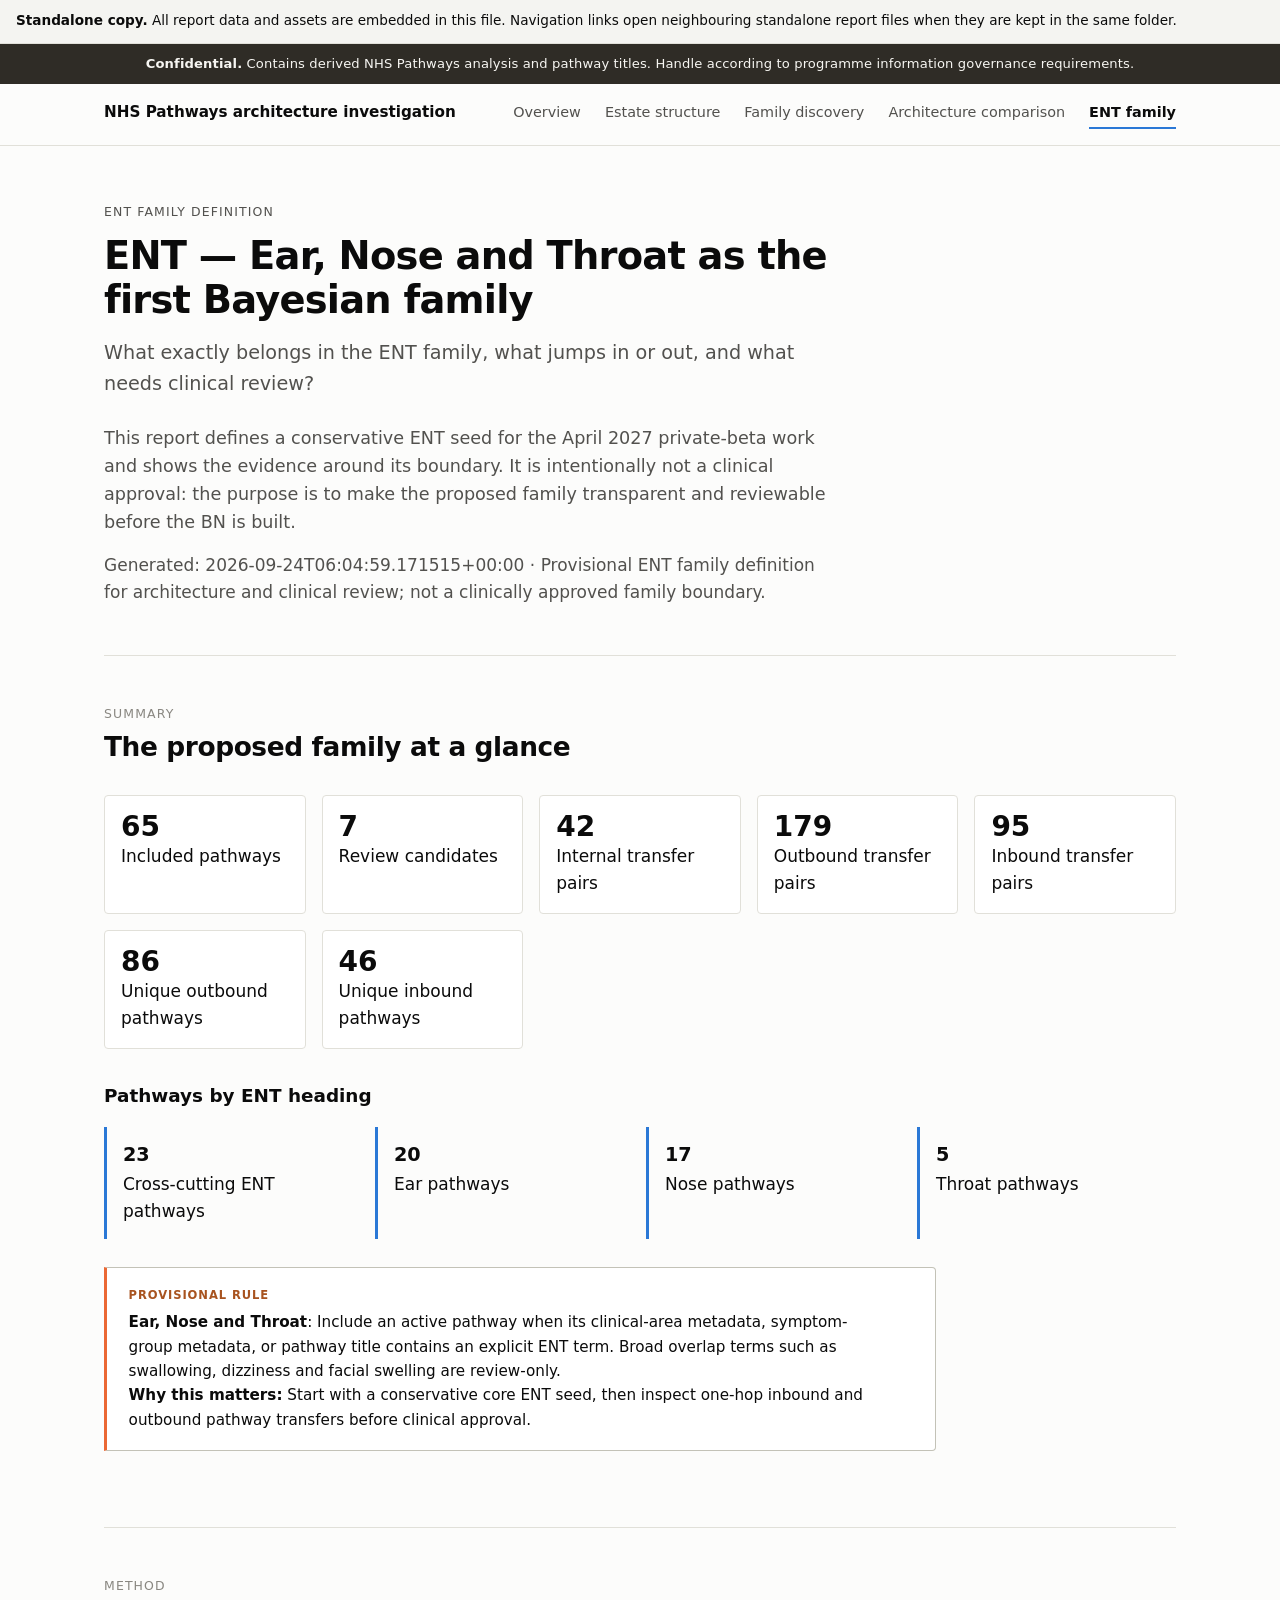
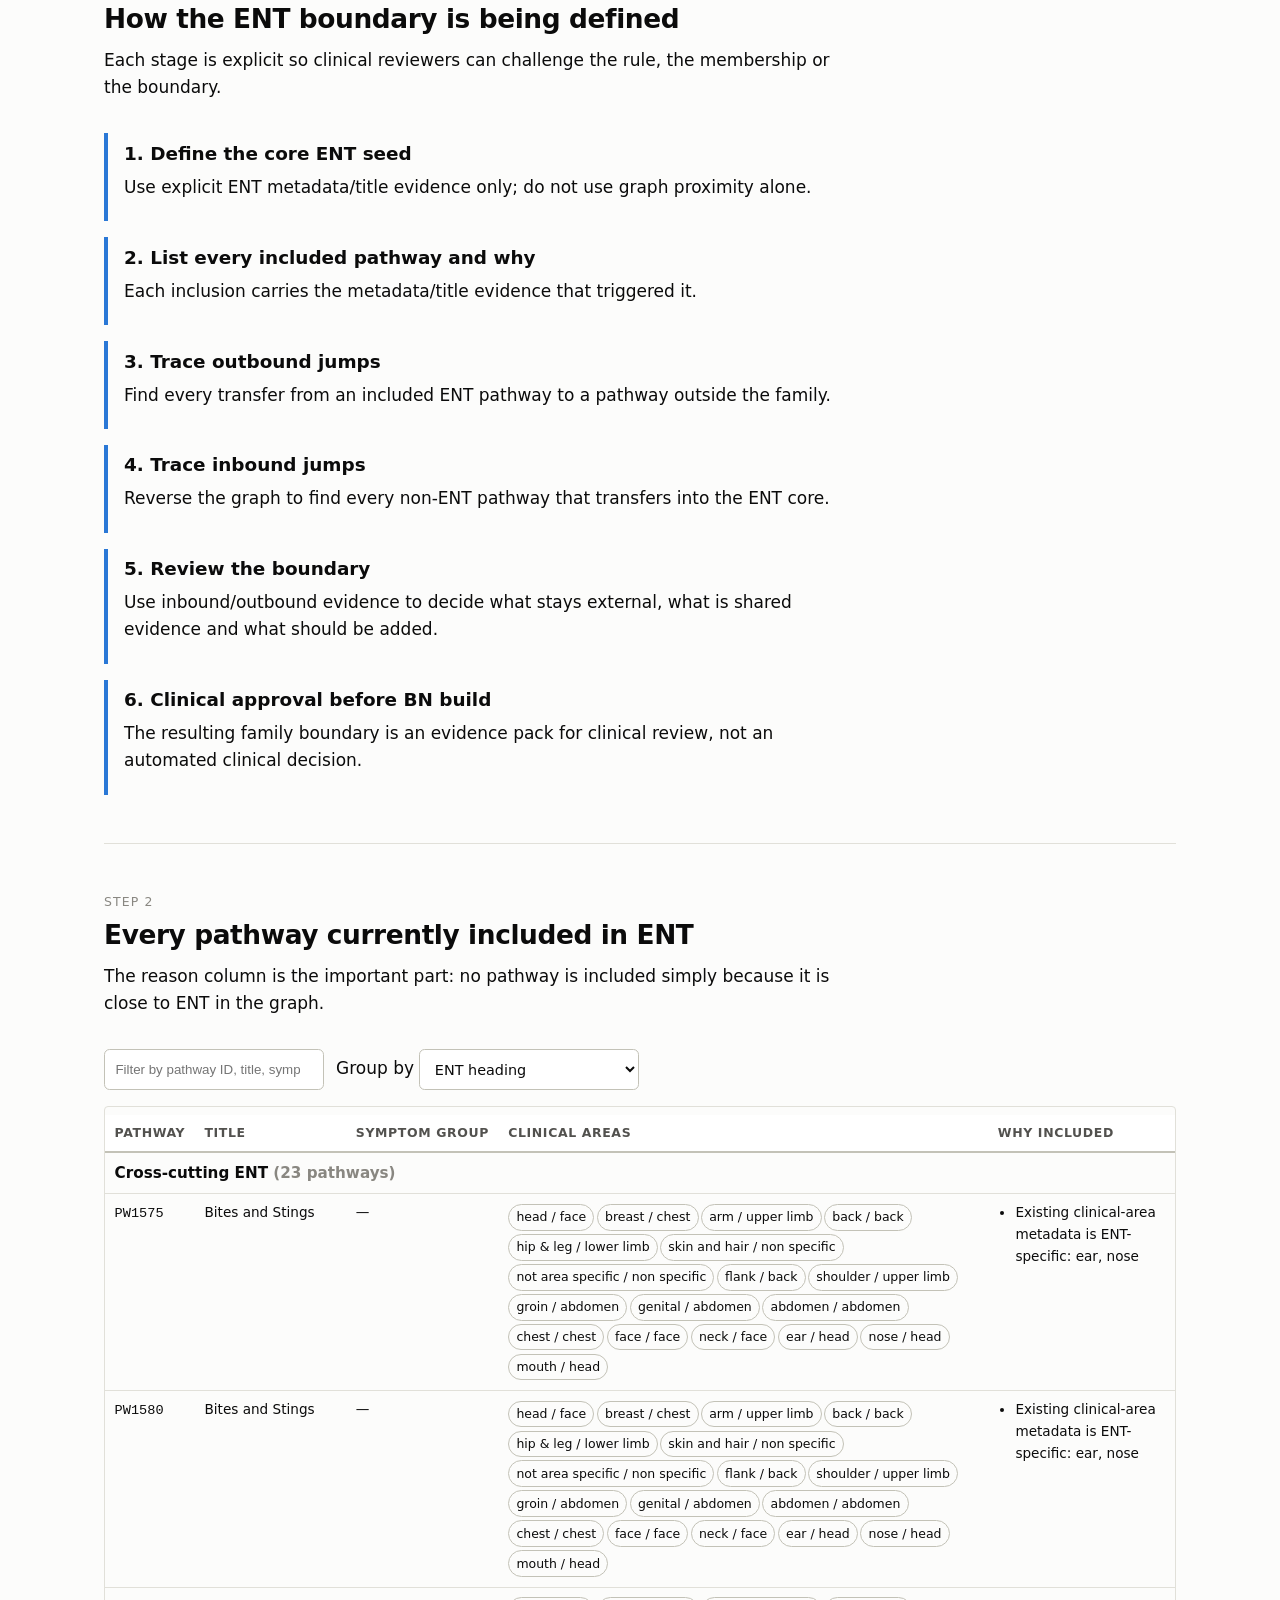
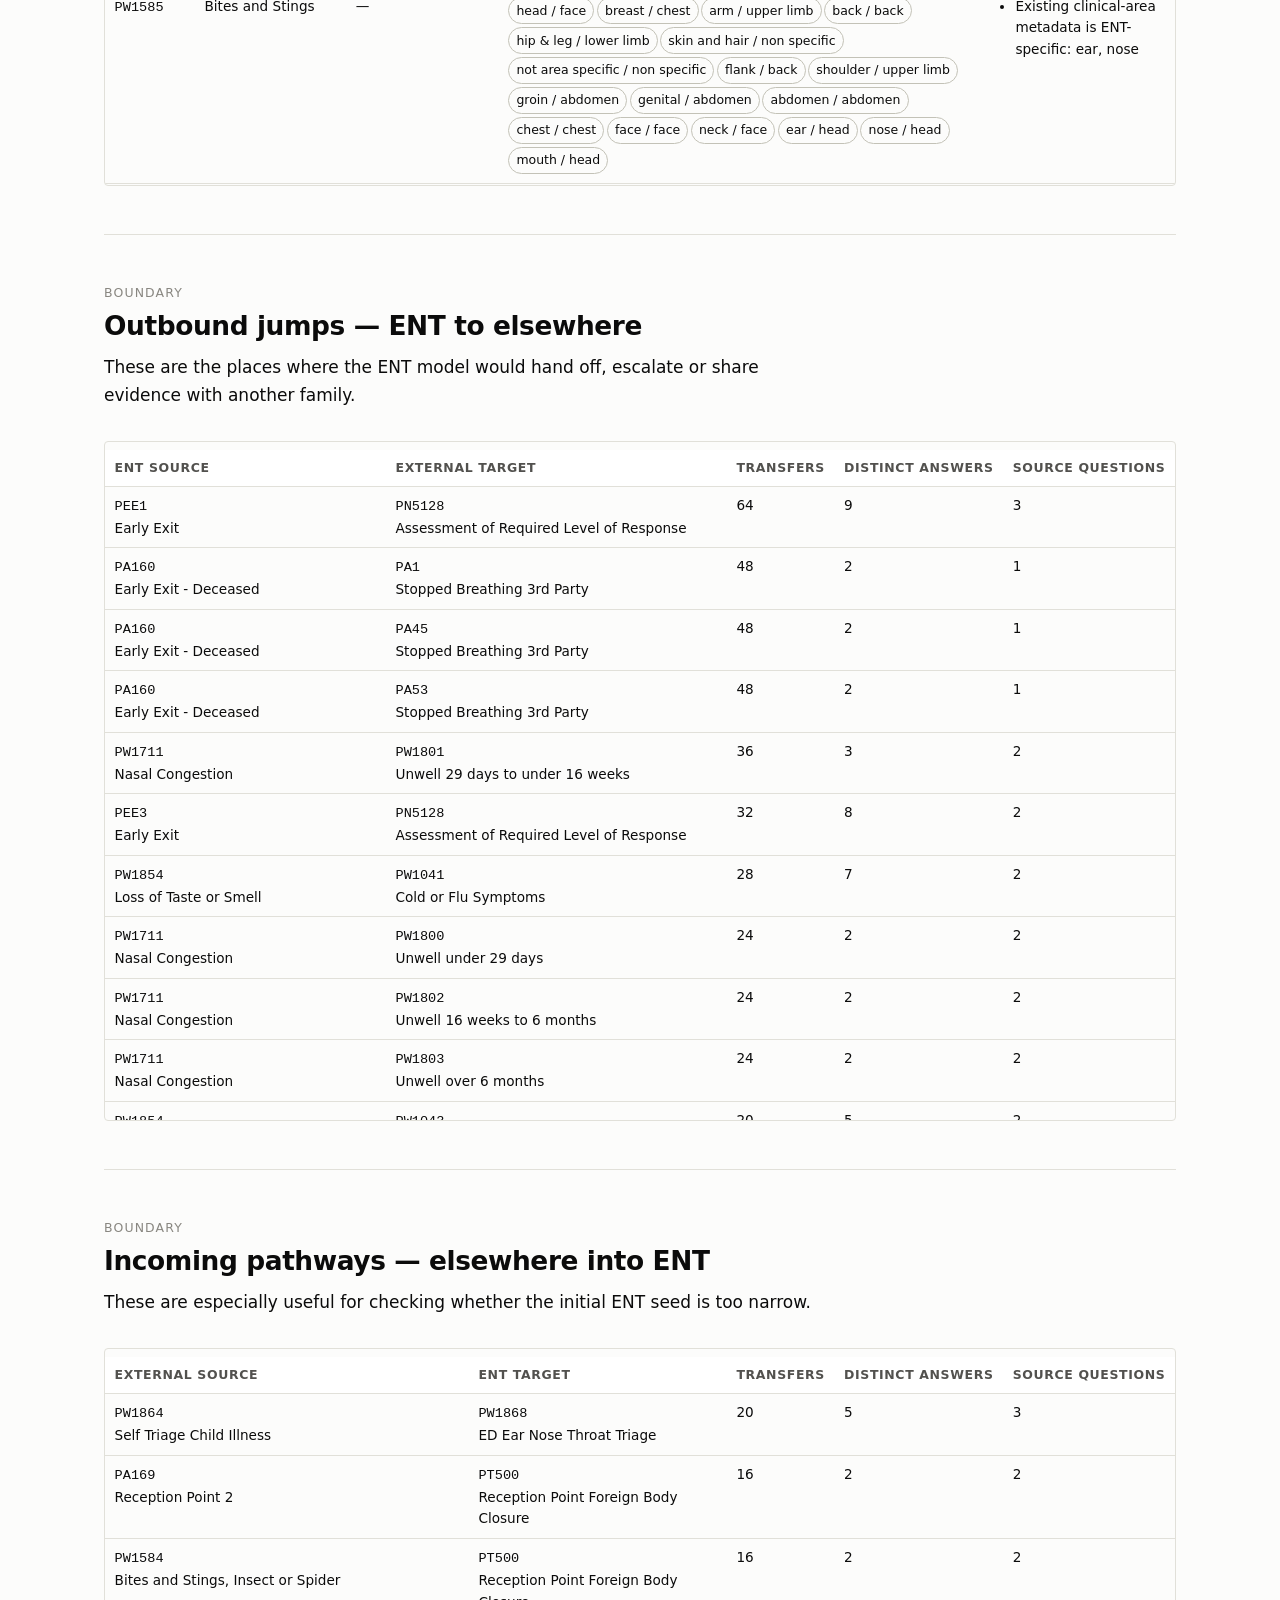
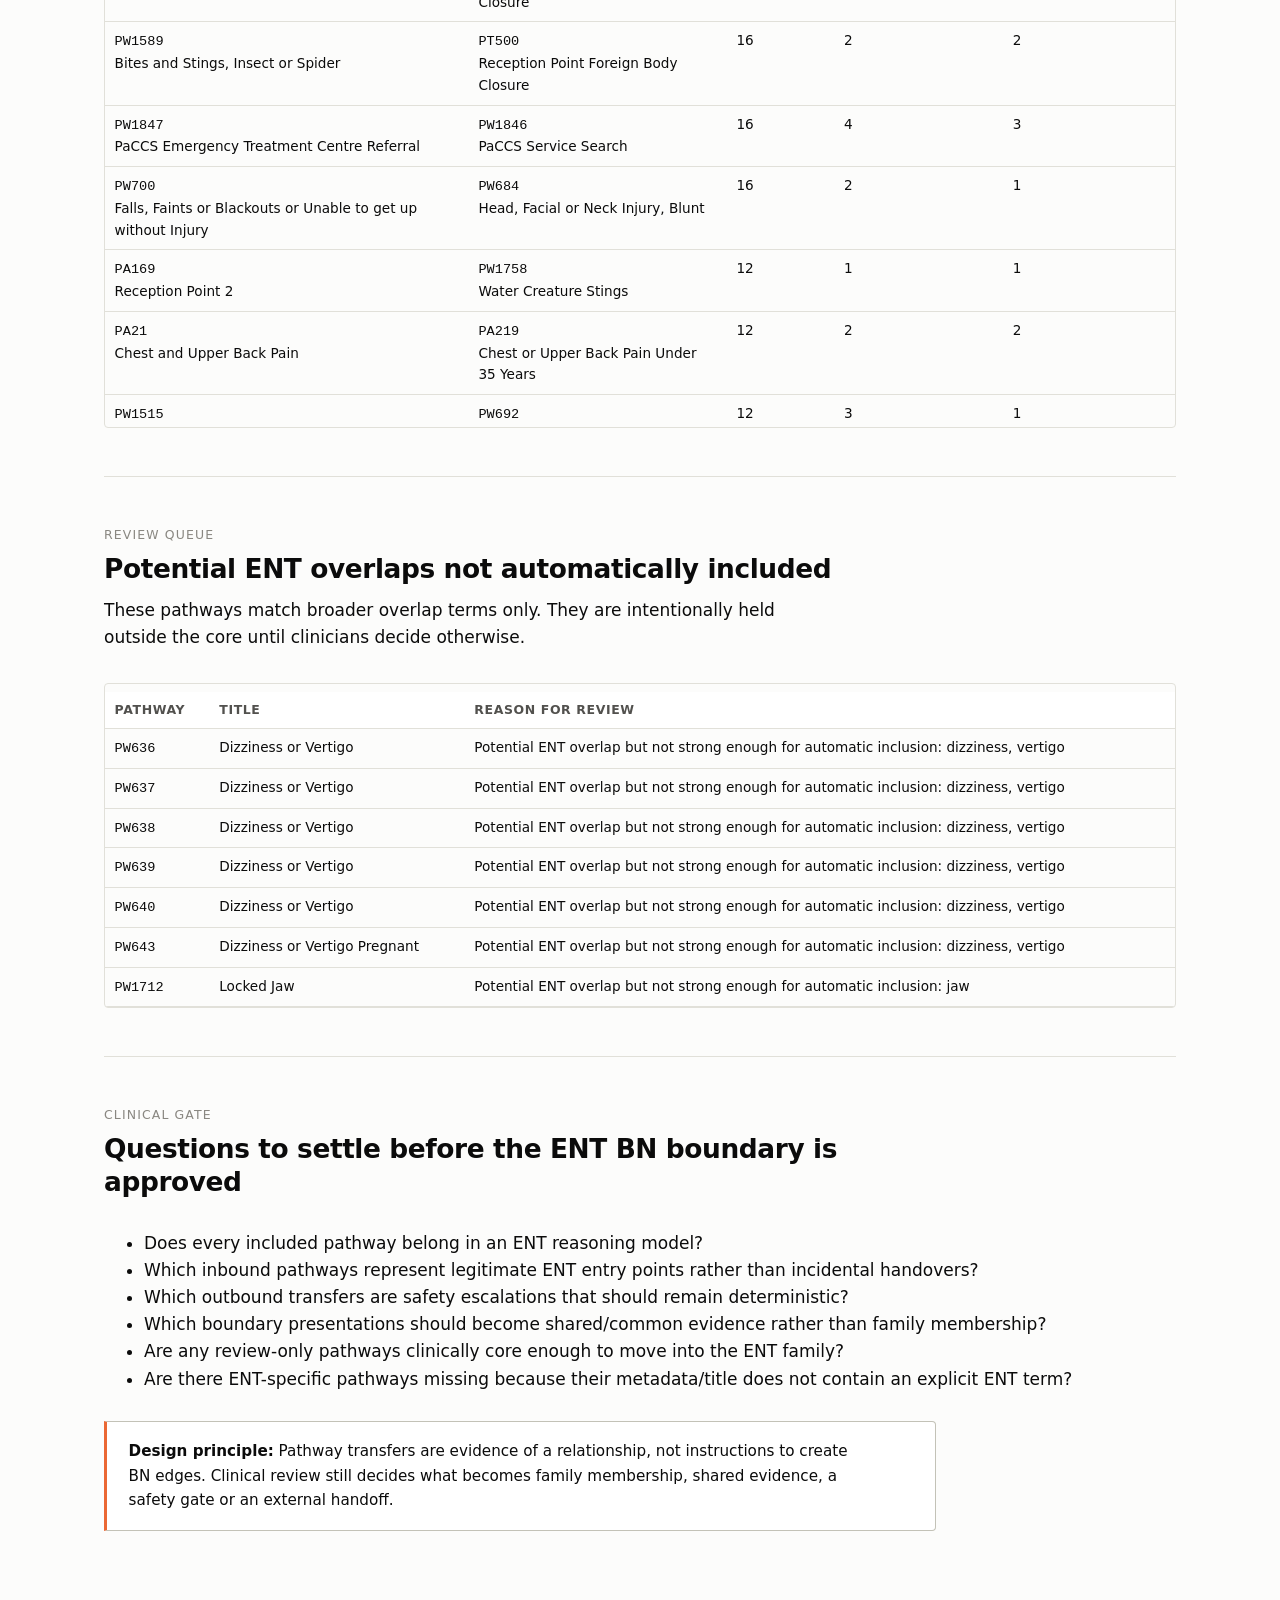
<file: Data Outputs/pathways-analysis/exports/ent-standalone.html>
<!DOCTYPE html>
<html lang="en-GB">
<head>
<meta charset="utf-8">
<meta name="viewport" content="width=device-width, initial-scale=1">
<meta name="robots" content="noindex, nofollow, noarchive">
<title>ENT Bayesian Family Evidence</title>
<style>
/* =====================================================================
   NHS Pathways architecture investigation — executive briefing styles

   Design intent: an analytical briefing document, not a dashboard.
   Generous whitespace, large readable type, restrained colour, and
   technical detail hidden behind progressive disclosure.

   Colour comes from a validated categorical palette. The lightness band,
   chroma floor, colour-vision separation, normal-vision separation and
   contrast checks were run against the #fcfcfb surface before adoption.
   The first three categorical slots are the documented subset that clears
   the all-pairs colour-vision floors, which is why no chart here uses more
   than three at once. Do not add a fourth hue without re-validating.

   Only a light theme ships. An automatically inverted dark theme would put
   these hues outside the band they were validated in, and a properly
   re-stepped dark palette is a separate piece of work.
   ===================================================================== */

:root {
  /* Surfaces and ink */
  --surface:          #fcfcfb;
  --surface-raised:   #ffffff;
  --surface-sunken:   #f5f4f1;
  --ink-primary:      #0b0b0b;
  --ink-secondary:    #52514e;
  --ink-muted:        #898781;
  --rule:             #e1e0d9;
  --rule-strong:      #c3c2b7;

  /* Validated categorical slots, in fixed order. Never cycled. */
  --series-1:         #2a78d6;  /* blue   */
  --series-2:         #eb6834;  /* orange */
  --series-3:         #1baf7a;  /* aqua   */

  /* Validated single-hue sequential ramp, light to dark, for heatmaps. */
  --seq-100:          #cde2fb;
  --seq-200:          #9ec5f4;
  --seq-300:          #6da7ec;
  --seq-400:          #3987e5;
  --seq-450:          #2a78d6;
  --seq-550:          #1c5cab;
  --seq-650:          #104281;
  --seq-700:          #0d366b;

  /* Evidence-class accents. Deliberately not a traffic light: these
     describe what kind of statement a figure is, not how good it is. */
  --evidence-measured:  #1c5cab;
  --evidence-derived:   #52514e;
  --evidence-candidate: #a8531f;

  --max-width:        1120px;
  --radius:           4px;
  --shadow-card:      0 1px 2px rgba(11, 11, 11, 0.05);
}

*, *::before, *::after { box-sizing: border-box; }

html { scroll-behavior: smooth; }

body {
  margin: 0;
  background: var(--surface);
  color: var(--ink-primary);
  font-family: system-ui, -apple-system, "Helvetica Neue", Helvetica, Arial, sans-serif;
  font-size: 17px;
  line-height: 1.6;
  -webkit-font-smoothing: antialiased;
}

/* ---------- Confidentiality banner -------------------------------- */
/* Deliberately the first thing on the page and not dismissible. */
.confidentiality-banner {
  background: #2f2c26;
  color: #f7f6f2;
  font-size: 0.82rem;
  letter-spacing: 0.01em;
  padding: 0.6rem 1.5rem;
  text-align: center;
}

.confidentiality-banner strong { font-weight: 600; }

/* ---------- Header and navigation --------------------------------- */
.site-header {
  border-bottom: 1px solid var(--rule);
  background: var(--surface);
  position: sticky;
  top: 0;
  z-index: 20;
}

.site-header__inner {
  max-width: var(--max-width);
  margin: 0 auto;
  padding: 1rem 1.5rem;
  display: flex;
  align-items: baseline;
  justify-content: space-between;
  gap: 2rem;
  flex-wrap: wrap;
}

.site-header__title {
  font-size: 0.95rem;
  font-weight: 600;
  margin: 0;
}

.site-header__title a { color: var(--ink-primary); text-decoration: none; }

.site-nav { display: flex; gap: 1.5rem; font-size: 0.9rem; }

.site-nav a {
  color: var(--ink-secondary);
  text-decoration: none;
  padding-bottom: 0.2rem;
  border-bottom: 2px solid transparent;
}

.site-nav a:hover { color: var(--ink-primary); }

.site-nav a[aria-current="page"] {
  color: var(--ink-primary);
  border-bottom-color: var(--series-1);
  font-weight: 600;
}

.site-nav a.is-disabled { color: var(--ink-muted); cursor: default; }

/* ---------- Layout ------------------------------------------------ */
main { max-width: var(--max-width); margin: 0 auto; padding: 0 1.5rem 6rem; }

.page-intro { padding: 3.5rem 0 2rem; max-width: 46rem; }

.page-intro__eyebrow {
  font-size: 0.78rem;
  letter-spacing: 0.09em;
  text-transform: uppercase;
  color: var(--ink-muted);
  margin: 0 0 0.75rem;
}

h1 {
  font-size: 2.4rem;
  line-height: 1.15;
  letter-spacing: -0.02em;
  margin: 0 0 1rem;
  font-weight: 650;
}

.page-intro__question {
  font-size: 1.2rem;
  color: var(--ink-secondary);
  margin: 0 0 1.5rem;
}

.page-intro p { color: var(--ink-secondary); }

.page-meta {
  font-size: 0.82rem;
  color: var(--ink-muted);
  border-top: 1px solid var(--rule);
  padding-top: 0.9rem;
  margin-top: 1.75rem;
}

section.report-section {
  padding: 3rem 0;
  border-top: 1px solid var(--rule);
}

.section-head { max-width: 46rem; margin-bottom: 2rem; }

.section-head__number {
  font-size: 0.78rem;
  letter-spacing: 0.09em;
  text-transform: uppercase;
  color: var(--ink-muted);
  display: block;
  margin-bottom: 0.4rem;
}

h2 {
  font-size: 1.65rem;
  line-height: 1.25;
  letter-spacing: -0.015em;
  margin: 0 0 0.75rem;
  font-weight: 650;
}

h3 { font-size: 1.15rem; margin: 2rem 0 0.75rem; font-weight: 600; }

h4 {
  font-size: 0.95rem;
  margin: 0 0 0.4rem;
  font-weight: 600;
  color: var(--ink-primary);
}

p { margin: 0 0 1rem; max-width: 46rem; }

.lede { font-size: 1.1rem; color: var(--ink-secondary); }

/* ---------- Cards ------------------------------------------------- */
.card-grid {
  display: grid;
  grid-template-columns: repeat(auto-fill, minmax(215px, 1fr));
  gap: 1rem;
  margin: 1.5rem 0;
}

.stat-card {
  background: var(--surface-raised);
  border: 1px solid var(--rule);
  border-radius: var(--radius);
  padding: 1.15rem 1.25rem;
  box-shadow: var(--shadow-card);
}

.stat-card__value {
  font-size: 1.95rem;
  font-weight: 650;
  line-height: 1.1;
  letter-spacing: -0.02em;
  font-variant-numeric: tabular-nums;
}

.stat-card__label {
  font-size: 0.9rem;
  color: var(--ink-secondary);
  margin-top: 0.3rem;
}

.stat-card__note {
  font-size: 0.8rem;
  color: var(--ink-muted);
  margin-top: 0.6rem;
  line-height: 1.45;
}

.insight-grid {
  display: grid;
  grid-template-columns: repeat(auto-fit, minmax(300px, 1fr));
  gap: 1.15rem;
  margin: 1.5rem 0;
}

.insight-card {
  border-left: 3px solid var(--series-1);
  background: var(--surface-raised);
  border-radius: 0 var(--radius) var(--radius) 0;
  padding: 1.1rem 1.25rem;
}

.insight-card h4 { margin-bottom: 0.45rem; }

.insight-card p {
  margin: 0;
  font-size: 0.93rem;
  color: var(--ink-secondary);
  max-width: none;
}

.insight-card--caution { border-left-color: var(--series-2); }

/* ---------- Evidence class badges --------------------------------- */
.badge {
  display: inline-block;
  font-size: 0.68rem;
  letter-spacing: 0.07em;
  text-transform: uppercase;
  font-weight: 600;
  padding: 0.18rem 0.5rem;
  border-radius: 2px;
  border: 1px solid currentColor;
  vertical-align: 0.1em;
}

.badge--measured  { color: var(--evidence-measured); }
.badge--derived   { color: var(--evidence-derived); }
.badge--candidate { color: var(--evidence-candidate); }

.badge-row { display: flex; gap: 0.5rem; align-items: center; flex-wrap: wrap; }

/* ---------- Figures ----------------------------------------------- */
.figure {
  margin: 2rem 0 2.5rem;
  background: var(--surface-raised);
  border: 1px solid var(--rule);
  border-radius: var(--radius);
  /* Deliberately not overflow:hidden. If a chart is ever mis-sized, it should
     be visibly wrong rather than silently clipped along with the explanatory
     notes underneath it. */
}

.figure__head {
  padding: 1.25rem 1.5rem 0.5rem;
  display: flex;
  justify-content: space-between;
  align-items: flex-start;
  gap: 1rem;
  flex-wrap: wrap;
}

.figure__title { font-size: 1.05rem; font-weight: 600; margin: 0; }

.figure__chart { padding: 0.5rem 0.75rem 1rem; min-height: 60px; width: 100%; }
.figure__chart .js-plotly-plot { width: 100% !important; }

.figure__notes {
  display: grid;
  grid-template-columns: repeat(auto-fit, minmax(230px, 1fr));
  gap: 1.25rem;
  padding: 1.25rem 1.5rem;
  border-top: 1px solid var(--rule);
  background: var(--surface-sunken);
}

.figure__note dt {
  font-size: 0.78rem;
  font-weight: 600;
  text-transform: uppercase;
  letter-spacing: 0.06em;
  color: var(--ink-muted);
  margin-bottom: 0.3rem;
}

.figure__note dd {
  margin: 0;
  font-size: 0.88rem;
  color: var(--ink-secondary);
  line-height: 1.5;
}

.figure__controls {
  display: flex;
  gap: 0.5rem;
  align-items: center;
  flex-wrap: wrap;
  padding: 0 1.5rem 0.75rem;
}

/* ---------- Progressive disclosure -------------------------------- */
details.disclosure {
  border-top: 1px solid var(--rule);
  background: var(--surface-raised);
}

details.disclosure summary {
  cursor: pointer;
  padding: 0.7rem 1.5rem;
  font-size: 0.85rem;
  color: var(--ink-secondary);
  list-style: none;
  display: flex;
  align-items: center;
  gap: 0.45rem;
}

details.disclosure summary::-webkit-details-marker { display: none; }

details.disclosure summary::before {
  content: "+";
  font-family: ui-monospace, "SF Mono", Menlo, monospace;
  color: var(--ink-muted);
  font-size: 0.95rem;
}

details.disclosure[open] summary::before { content: "\2212"; }

details.disclosure summary:hover { color: var(--ink-primary); }

.disclosure__body {
  padding: 0.25rem 1.5rem 1.35rem;
  font-size: 0.88rem;
  color: var(--ink-secondary);
}

.disclosure__body p { max-width: 52rem; }

.lineage {
  font-family: ui-monospace, "SF Mono", Menlo, monospace;
  font-size: 0.8rem;
  color: var(--ink-secondary);
  background: var(--surface-sunken);
  border: 1px solid var(--rule);
  border-radius: 2px;
  padding: 0.3rem 0.5rem;
  display: inline-block;
  margin: 0.2rem 0.35rem 0.2rem 0;
  word-break: break-all;
}

details.methodology {
  margin: 2.5rem 0 0;
  border: 1px solid var(--rule);
  border-radius: var(--radius);
  background: var(--surface-raised);
}

details.methodology > summary {
  padding: 1rem 1.5rem;
  font-weight: 600;
  font-size: 0.95rem;
  color: var(--ink-primary);
  cursor: pointer;
  list-style: none;
  display: flex;
  align-items: center;
  gap: 0.5rem;
}

details.methodology > summary::-webkit-details-marker { display: none; }

details.methodology > summary::before {
  content: "+";
  font-family: ui-monospace, "SF Mono", Menlo, monospace;
  color: var(--ink-muted);
}

details.methodology[open] > summary::before { content: "\2212"; }

.definition-list { padding: 0 1.5rem 1.5rem; margin: 0; }

.definition-list dt {
  font-weight: 600;
  font-size: 0.92rem;
  margin-top: 1.1rem;
}

.definition-list dd {
  margin: 0.25rem 0 0;
  font-size: 0.9rem;
  color: var(--ink-secondary);
  max-width: 52rem;
}

/* ---------- Controls ---------------------------------------------- */
label.control {
  display: inline-flex;
  flex-direction: column;
  gap: 0.3rem;
  font-size: 0.82rem;
  color: var(--ink-secondary);
}

select, button.chip {
  font-family: inherit;
  font-size: 0.9rem;
  color: var(--ink-primary);
  background: var(--surface-raised);
  border: 1px solid var(--rule-strong);
  border-radius: var(--radius);
  padding: 0.5rem 0.7rem;
}

select { min-width: 22rem; max-width: 100%; }

button.chip { cursor: pointer; font-size: 0.85rem; padding: 0.4rem 0.8rem; }

button.chip:hover { border-color: var(--series-1); }

button.chip[aria-pressed="true"] {
  background: var(--series-1);
  border-color: var(--series-1);
  color: #ffffff;
  font-weight: 600;
}

/* ---------- Tables (progressive disclosure only) ------------------ */
table.data-table {
  width: 100%;
  border-collapse: collapse;
  font-size: 0.85rem;
  margin: 0.5rem 0 0;
}

table.data-table th,
table.data-table td {
  text-align: left;
  padding: 0.5rem 0.6rem;
  border-bottom: 1px solid var(--rule);
}

table.data-table th {
  font-weight: 600;
  color: var(--ink-secondary);
  font-size: 0.78rem;
  text-transform: uppercase;
  letter-spacing: 0.05em;
  white-space: nowrap;
}

table.data-table td.num {
  text-align: right;
  font-variant-numeric: tabular-nums;
}

table.data-table tbody tr:hover { background: var(--surface-sunken); }

/* ---------- Family explorer --------------------------------------- */
.explorer { margin: 1.5rem 0; }

.explorer__panel {
  background: var(--surface-raised);
  border: 1px solid var(--rule);
  border-radius: var(--radius);
  padding: 1.5rem;
  margin-top: 1.25rem;
}

.explorer__title { display: flex; align-items: baseline; gap: 0.75rem; flex-wrap: wrap; }

.explorer__title h3 { margin: 0; font-size: 1.35rem; }

.explorer__basis { font-size: 0.85rem; color: var(--ink-muted); }

.metric-grid {
  display: grid;
  grid-template-columns: repeat(auto-fill, minmax(175px, 1fr));
  gap: 0.9rem;
  margin: 1.25rem 0;
}

.metric {
  border-top: 2px solid var(--rule);
  padding-top: 0.55rem;
}

.metric__value {
  font-size: 1.35rem;
  font-weight: 650;
  font-variant-numeric: tabular-nums;
  line-height: 1.2;
}

.metric__label {
  font-size: 0.82rem;
  color: var(--ink-secondary);
  display: flex;
  align-items: center;
  gap: 0.3rem;
  margin-top: 0.15rem;
}

/* Tooltip: a focusable button so the explanation is reachable by keyboard
   as well as by pointer, and readable by a screen reader. */
.tip {
  border: 1px solid var(--rule-strong);
  background: var(--surface);
  color: var(--ink-muted);
  border-radius: 50%;
  width: 1.05rem;
  height: 1.05rem;
  font-size: 0.7rem;
  line-height: 1;
  cursor: help;
  padding: 0;
  flex: 0 0 auto;
}

.tip:hover, .tip:focus { color: var(--ink-primary); border-color: var(--series-1); }

.tag-list { display: flex; flex-wrap: wrap; gap: 0.4rem; margin: 0.35rem 0 0; }

.tag {
  font-size: 0.82rem;
  background: var(--surface-sunken);
  border: 1px solid var(--rule);
  border-radius: 999px;
  padding: 0.2rem 0.65rem;
  color: var(--ink-secondary);
}

.field-row { margin: 1rem 0; }

.field-row__label {
  font-size: 0.78rem;
  text-transform: uppercase;
  letter-spacing: 0.06em;
  color: var(--ink-muted);
  font-weight: 600;
  display: flex;
  align-items: center;
  gap: 0.3rem;
}

.field-row__value { font-size: 0.95rem; color: var(--ink-primary); }

/* ---------- Comparison / evidence panels -------------------------- */
.panel-grid {
  display: grid;
  grid-template-columns: repeat(auto-fit, minmax(290px, 1fr));
  gap: 1.15rem;
  margin: 1.5rem 0;
}

.panel {
  background: var(--surface-raised);
  border: 1px solid var(--rule);
  border-radius: var(--radius);
  padding: 1.35rem;
}

.panel__eyebrow {
  font-size: 0.72rem;
  letter-spacing: 0.08em;
  text-transform: uppercase;
  color: var(--ink-muted);
  font-weight: 600;
  margin-bottom: 0.5rem;
}

.panel h4 { font-size: 1.05rem; margin-bottom: 0.5rem; }

.panel p { font-size: 0.9rem; color: var(--ink-secondary); max-width: none; }

.panel ul { margin: 0.6rem 0 0; padding-left: 1.2rem; font-size: 0.88rem; color: var(--ink-secondary); }

.panel li { margin-bottom: 0.35rem; }

.callout {
  border: 1px solid var(--rule-strong);
  border-left: 3px solid var(--series-2);
  background: var(--surface-raised);
  border-radius: 0 var(--radius) var(--radius) 0;
  padding: 1.1rem 1.35rem;
  margin: 1.75rem 0;
  max-width: 52rem;
}

.callout p { margin: 0; font-size: 0.95rem; }

.callout--prominent {
  border-left-width: 4px;
  background: #fdf6f2;
}

.callout__label {
  font-size: 0.72rem;
  letter-spacing: 0.08em;
  text-transform: uppercase;
  font-weight: 700;
  color: var(--evidence-candidate);
  display: block;
  margin-bottom: 0.4rem;
}

.limits-list { max-width: 52rem; padding-left: 1.3rem; }

.limits-list li { margin-bottom: 0.7rem; color: var(--ink-secondary); }

/* ---------- Phase flow (landing page) ----------------------------- */
.phase-grid {
  display: grid;
  grid-template-columns: repeat(auto-fit, minmax(280px, 1fr));
  gap: 1.35rem;
  margin: 2rem 0 1rem;
}

.phase-card {
  border: 1px solid var(--rule);
  border-radius: var(--radius);
  background: var(--surface-raised);
  padding: 1.6rem;
  display: flex;
  flex-direction: column;
  text-decoration: none;
  color: inherit;
  box-shadow: var(--shadow-card);
}

a.phase-card:hover { border-color: var(--series-1); }

.phase-card__number {
  font-size: 0.75rem;
  letter-spacing: 0.1em;
  text-transform: uppercase;
  color: var(--ink-muted);
  font-weight: 600;
}

.phase-card__title { font-size: 1.3rem; font-weight: 650; margin: 0.5rem 0 0.35rem; }

.phase-card__question {
  font-size: 0.98rem;
  color: var(--ink-secondary);
  font-style: italic;
  margin: 0 0 1rem;
}

.phase-card__body { font-size: 0.9rem; color: var(--ink-secondary); flex: 1; }

.phase-card__status {
  margin-top: 1.25rem;
  font-size: 0.78rem;
  font-weight: 600;
  letter-spacing: 0.05em;
  text-transform: uppercase;
}

.phase-card__status--done { color: var(--evidence-measured); }
.phase-card__status--pending { color: var(--ink-muted); }
.phase-card--pending { background: var(--surface-sunken); }

.flow {
  display: flex;
  flex-direction: column;
  align-items: center;
  gap: 0;
  margin: 2.5rem auto;
  max-width: 34rem;
}

.flow__step {
  width: 100%;
  text-align: center;
  border: 1px solid var(--rule);
  background: var(--surface-raised);
  border-radius: var(--radius);
  padding: 0.85rem 1.25rem;
  font-size: 0.98rem;
}

.flow__step--emphasis { border-color: var(--series-1); font-weight: 600; }
.flow__step--pending { background: var(--surface-sunken); color: var(--ink-muted); }

.flow__arrow { color: var(--ink-muted); font-size: 1.15rem; line-height: 1; padding: 0.35rem 0; }

/* ---------- Boundary diagram (inline SVG) ------------------------- */
.diagram {
  background: var(--surface-raised);
  border: 1px solid var(--rule);
  border-radius: var(--radius);
  padding: 1.5rem;
  margin: 1.5rem 0;
}

.diagram svg { display: block; max-width: 100%; height: auto; margin: 0 auto; }

.diagram__legend {
  display: flex;
  flex-wrap: wrap;
  gap: 1.25rem;
  justify-content: center;
  margin-top: 1.25rem;
  font-size: 0.85rem;
  color: var(--ink-secondary);
}

.diagram__legend span { display: inline-flex; align-items: center; gap: 0.4rem; }

.swatch { width: 0.85rem; height: 0.85rem; border-radius: 50%; display: inline-block; }

/* ---------- Glossary ---------------------------------------------- */
.glossary-grid {
  display: grid;
  grid-template-columns: repeat(auto-fit, minmax(310px, 1fr));
  gap: 1.5rem 2.5rem;
  margin-top: 1.5rem;
}

.glossary-item dt { font-weight: 650; font-size: 0.98rem; margin-bottom: 0.3rem; }

.glossary-item dd { margin: 0; font-size: 0.9rem; color: var(--ink-secondary); }

/* ---------- Status / error --------------------------------------- */
.load-error {
  border: 1px solid var(--series-2);
  border-left: 4px solid var(--series-2);
  background: #fdf3ee;
  border-radius: 0 var(--radius) var(--radius) 0;
  padding: 1.35rem 1.5rem;
  margin: 2rem 0;
}

.load-error h3 { margin-top: 0; }

.load-error code {
  font-family: ui-monospace, "SF Mono", Menlo, monospace;
  font-size: 0.85rem;
  background: var(--surface-raised);
  border: 1px solid var(--rule);
  padding: 0.1rem 0.35rem;
  border-radius: 2px;
}

.loading { color: var(--ink-muted); font-size: 0.9rem; padding: 1.5rem 0; }

/* ---------- Footer ------------------------------------------------ */
.site-footer {
  border-top: 1px solid var(--rule);
  padding: 2rem 1.5rem 3rem;
  font-size: 0.82rem;
  color: var(--ink-muted);
}

.site-footer__inner { max-width: var(--max-width); margin: 0 auto; }

.site-footer p { max-width: 52rem; }

/* ---------- Accessibility ----------------------------------------- */
.visually-hidden {
  position: absolute;
  width: 1px;
  height: 1px;
  padding: 0;
  margin: -1px;
  overflow: hidden;
  clip: rect(0, 0, 0, 0);
  white-space: nowrap;
  border: 0;
}

:focus-visible { outline: 2px solid var(--series-1); outline-offset: 2px; }

@media print {
  .confidentiality-banner { position: static; }
  .site-header { position: static; }
  details.disclosure, details.methodology { display: none; }
}

@media (max-width: 640px) {
  body { font-size: 16px; }
  h1 { font-size: 1.9rem; }
  h2 { font-size: 1.4rem; }
  select { min-width: 100%; }
  .figure__notes { grid-template-columns: 1fr; }
}

</style>
<style>
  .ent-grid{display:grid;grid-template-columns:repeat(auto-fit,minmax(180px,1fr));gap:1rem;margin:1.5rem 0}
  .ent-stat{border:1px solid var(--rule);border-radius:var(--radius);padding:1rem;background:var(--surface-raised)}
  .ent-stat strong{display:block;font-size:1.75rem;line-height:1.1}
  .ent-steps{counter-reset:step;display:grid;gap:1rem}
  .ent-step{border-left:4px solid var(--series-1,#2a78d6);padding:.25rem 0 .25rem 1rem}
  .ent-step h3{margin:.1rem 0 .35rem}
  .filter-row{display:flex;gap:.75rem;flex-wrap:wrap;margin:1rem 0}
  .filter-row input,.filter-row select{min-width:220px;padding:.65rem;border:1px solid var(--rule-strong);border-radius:.35rem;background:var(--surface-raised)}
  .group-row td{background:var(--surface);font-weight:700;font-size:.95rem;border-top:2px solid var(--rule-strong)}
  .section-summary{display:grid;grid-template-columns:repeat(auto-fit,minmax(210px,1fr));gap:.75rem;margin:1rem 0 1.5rem}
  .section-summary__item{padding:.85rem 1rem;border-left:3px solid var(--series-1,#2a78d6);background:var(--surface)}
  .section-summary__item strong{display:block;font-size:1.2rem}
  .data-table{width:100%;border-collapse:collapse;font-size:.9rem}
  .data-table th,.data-table td{padding:.65rem;border-bottom:1px solid var(--rule);vertical-align:top;text-align:left}
  .data-table th{position:sticky;top:0;background:var(--surface-raised);z-index:1}
  .table-wrap{overflow:auto;max-height:680px;border:1px solid var(--rule);border-radius:var(--radius)}
  .reason-list{margin:0;padding-left:1.1rem}
  .muted{color:var(--ink-muted)}
  .pill{display:inline-block;padding:.15rem .45rem;border:1px solid var(--rule-strong);border-radius:999px;margin:.1rem .15rem .1rem 0;font-size:.78rem}
</style>
<style>.standalone-note{padding:.65rem 1rem;background:#f4f4f1;border-bottom:1px solid #e1e0d9;font-size:.85rem}</style></head>
<body><div class="standalone-note"><strong>Standalone copy.</strong> All report data and assets are embedded in this file. Navigation links open neighbouring standalone report files when they are kept in the same folder.</div>
<div class="confidentiality-banner" data-confidentiality>
  <strong>Confidential.</strong> Contains derived NHS Pathways analysis.
</div>
<header class="site-header">
  <div class="site-header__inner">
    <p class="site-header__title"><a href="index-standalone.html">NHS Pathways architecture investigation</a></p>
    <nav class="site-nav" aria-label="Report sections">
      <a href="index-standalone.html">Overview</a>
      <a href="phase1-standalone.html">Estate structure</a>
      <a href="phase2-standalone.html">Family discovery</a>
      <a href="phase3-standalone.html">Architecture comparison</a>
      <a href="ent-standalone.html">ENT family</a>
    </nav>
  </div>
</header>
<main id="report">
  <div class="page-intro">
    <p class="page-intro__eyebrow">ENT Family Definition</p>
    <h1>ENT — Ear, Nose and Throat as the first Bayesian family</h1>
    <p class="page-intro__question">What exactly belongs in the ENT family, what jumps in or out, and what needs clinical review?</p>
    <p class="lede">
      This report defines a conservative ENT seed for the April 2027 private-beta work and
      shows the evidence around its boundary. It is intentionally not a clinical approval:
      the purpose is to make the proposed family transparent and reviewable before the BN is built.
    </p>
    <p class="muted">Generated: <span data-meta-generated></span> · <span data-meta-scope></span></p>
  </div>

  <div id="load-status" class="callout"><p>Loading ENT evidence…</p></div>

  <section class="report-section" hidden>
    <div class="section-head"><span class="section-head__number">Summary</span><h2>The proposed family at a glance</h2></div>
    <div class="ent-grid" id="summary-cards"></div>
    <h3>Pathways by ENT heading</h3>
    <div class="section-summary" id="heading-summary"></div>
    <div class="callout" id="definition-note"></div>
  </section>

  <section class="report-section" hidden>
    <div class="section-head"><span class="section-head__number">Method</span><h2>How the ENT boundary is being defined</h2><p>Each stage is explicit so clinical reviewers can challenge the rule, the membership or the boundary.</p></div>
    <div class="ent-steps" id="steps"></div>
  </section>

  <section class="report-section" hidden>
    <div class="section-head"><span class="section-head__number">Step 2</span><h2>Every pathway currently included in ENT</h2><p>The reason column is the important part: no pathway is included simply because it is close to ENT in the graph.</p></div>
    <div class="filter-row">
      <input id="pathway-filter" type="search" placeholder="Filter by pathway ID, title, symptom group or reason">
      <label>Group by
        <select id="pathway-group">
          <option value="ent_heading">ENT heading</option>
          <option value="symptom_group">Symptom group</option>
          <option value="clinical_area">Clinical area</option>
          <option value="none">No grouping</option>
        </select>
      </label>
    </div>
    <div class="table-wrap"><table class="data-table"><thead><tr><th>Pathway</th><th>Title</th><th>Symptom group</th><th>Clinical areas</th><th>Why included</th></tr></thead><tbody id="included-body"></tbody></table></div>
  </section>

  <section class="report-section" hidden>
    <div class="section-head"><span class="section-head__number">Boundary</span><h2>Outbound jumps — ENT to elsewhere</h2><p>These are the places where the ENT model would hand off, escalate or share evidence with another family.</p></div>
    <div class="table-wrap"><table class="data-table"><thead><tr><th>ENT source</th><th>External target</th><th>Transfers</th><th>Distinct answers</th><th>Source questions</th></tr></thead><tbody id="outbound-body"></tbody></table></div>
  </section>

  <section class="report-section" hidden>
    <div class="section-head"><span class="section-head__number">Boundary</span><h2>Incoming pathways — elsewhere into ENT</h2><p>These are especially useful for checking whether the initial ENT seed is too narrow.</p></div>
    <div class="table-wrap"><table class="data-table"><thead><tr><th>External source</th><th>ENT target</th><th>Transfers</th><th>Distinct answers</th><th>Source questions</th></tr></thead><tbody id="inbound-body"></tbody></table></div>
  </section>

  <section class="report-section" hidden>
    <div class="section-head"><span class="section-head__number">Review queue</span><h2>Potential ENT overlaps not automatically included</h2><p>These pathways match broader overlap terms only. They are intentionally held outside the core until clinicians decide otherwise.</p></div>
    <div class="table-wrap"><table class="data-table"><thead><tr><th>Pathway</th><th>Title</th><th>Reason for review</th></tr></thead><tbody id="review-body"></tbody></table></div>
  </section>

  <section class="report-section" hidden>
    <div class="section-head"><span class="section-head__number">Clinical gate</span><h2>Questions to settle before the ENT BN boundary is approved</h2></div>
    <ul id="clinical-questions"></ul>
    <div class="callout"><p><strong>Design principle:</strong> Pathway transfers are evidence of a relationship, not instructions to create BN edges. Clinical review still decides what becomes family membership, shared evidence, a safety gate or an external handoff.</p></div>
  </section>
</main>
<script>window.__PATHWAYS_STANDALONE_DATA__ = {"ent-report.json": {"meta": {"schema_version": "1.0", "generated_utc": "2026-09-24T06:04:59.171515+00:00", "confidentiality": "Contains derived NHS Pathways analysis and pathway titles. Handle according to programme information governance requirements.", "scope_note": "Provisional ENT family definition for architecture and clinical review; not a clinically approved family boundary."}, "definition": {"family": "ENT", "long_name": "Ear, Nose and Throat", "status": "provisional candidate for private beta", "principle": "Start with a conservative core ENT seed, then inspect one-hop inbound and outbound pathway transfers before clinical approval.", "automatic_inclusion_rule": "Include an active pathway when its clinical-area metadata, symptom-group metadata, or pathway title contains an explicit ENT term. Broad overlap terms such as swallowing, dizziness and facial swelling are review-only.", "core_terms": ["ear", "hearing", "tinnitus", "nose", "nasal", "epistaxis", "sinus", "throat", "tonsil", "tonsillar", "larynx", "laryngeal", "pharynx", "pharyngeal", "otolaryng", "ent"], "review_terms": ["swallow", "dysphagia", "neck swelling", "facial swelling", "dizziness", "vertigo", "jaw"]}, "steps": [{"step": 1, "title": "Define the core ENT seed", "detail": "Use explicit ENT metadata/title evidence only; do not use graph proximity alone."}, {"step": 2, "title": "List every included pathway and why", "detail": "Each inclusion carries the metadata/title evidence that triggered it."}, {"step": 3, "title": "Trace outbound jumps", "detail": "Find every transfer from an included ENT pathway to a pathway outside the family."}, {"step": 4, "title": "Trace inbound jumps", "detail": "Reverse the graph to find every non-ENT pathway that transfers into the ENT core."}, {"step": 5, "title": "Review the boundary", "detail": "Use inbound/outbound evidence to decide what stays external, what is shared evidence and what should be added."}, {"step": 6, "title": "Clinical approval before BN build", "detail": "The resulting family boundary is an evidence pack for clinical review, not an automated clinical decision."}], "summary": {"included_pathways": 65, "review_candidates": 7, "internal_transition_pairs": 42, "outbound_transition_pairs": 179, "inbound_transition_pairs": 95, "internal_transition_count": 890, "outbound_transition_count": 1338, "inbound_transition_count": 708, "unique_outbound_pathways": 86, "unique_inbound_pathways": 46, "heading_counts": {"Cross-cutting ENT": 23, "Ear": 20, "Nose": 17, "Throat": 5}}, "included_pathways": [{"pathway_id": "PW1575", "pathway_key": "PW1575", "title": "Bites and Stings", "symptom_group": "", "clinical_areas": [{"description": "head", "group": "face"}, {"description": "breast", "group": "chest"}, {"description": "arm", "group": "upper limb"}, {"description": "back", "group": "back"}, {"description": "hip & leg", "group": "lower limb"}, {"description": "skin and hair", "group": "non specific"}, {"description": "not area specific", "group": "non specific"}, {"description": "flank", "group": "back"}, {"description": "shoulder", "group": "upper limb"}, {"description": "groin", "group": "abdomen"}, {"description": "genital", "group": "abdomen"}, {"description": "abdomen", "group": "abdomen"}, {"description": "chest", "group": "chest"}, {"description": "face", "group": "face"}, {"description": "neck", "group": "face"}, {"description": "ear", "group": "head"}, {"description": "nose", "group": "head"}, {"description": "mouth", "group": "head"}], "ent_heading": "Cross-cutting ENT", "decision": "include", "reasons": ["Existing clinical-area metadata is ENT-specific: ear, nose"], "evidence": {"clinical_area_terms": ["ear", "nose"], "symptom_group_terms": [], "title_terms": []}}, {"pathway_id": "PW1580", "pathway_key": "PW1580", "title": "Bites and Stings", "symptom_group": "", "clinical_areas": [{"description": "head", "group": "face"}, {"description": "breast", "group": "chest"}, {"description": "arm", "group": "upper limb"}, {"description": "back", "group": "back"}, {"description": "hip & leg", "group": "lower limb"}, {"description": "skin and hair", "group": "non specific"}, {"description": "not area specific", "group": "non specific"}, {"description": "flank", "group": "back"}, {"description": "shoulder", "group": "upper limb"}, {"description": "groin", "group": "abdomen"}, {"description": "genital", "group": "abdomen"}, {"description": "abdomen", "group": "abdomen"}, {"description": "chest", "group": "chest"}, {"description": "face", "group": "face"}, {"description": "neck", "group": "face"}, {"description": "ear", "group": "head"}, {"description": "nose", "group": "head"}, {"description": "mouth", "group": "head"}], "ent_heading": "Cross-cutting ENT", "decision": "include", "reasons": ["Existing clinical-area metadata is ENT-specific: ear, nose"], "evidence": {"clinical_area_terms": ["ear", "nose"], "symptom_group_terms": [], "title_terms": []}}, {"pathway_id": "PW1585", "pathway_key": "PW1585", "title": "Bites and Stings", "symptom_group": "", "clinical_areas": [{"description": "head", "group": "face"}, {"description": "breast", "group": "chest"}, {"description": "arm", "group": "upper limb"}, {"description": "back", "group": "back"}, {"description": "hip & leg", "group": "lower limb"}, {"description": "skin and hair", "group": "non specific"}, {"description": "not area specific", "group": "non specific"}, {"description": "flank", "group": "back"}, {"description": "shoulder", "group": "upper limb"}, {"description": "groin", "group": "abdomen"}, {"description": "genital", "group": "abdomen"}, {"description": "abdomen", "group": "abdomen"}, {"description": "chest", "group": "chest"}, {"description": "face", "group": "face"}, {"description": "neck", "group": "face"}, {"description": "ear", "group": "head"}, {"description": "nose", "group": "head"}, {"description": "mouth", "group": "head"}], "ent_heading": "Cross-cutting ENT", "decision": "include", "reasons": ["Existing clinical-area metadata is ENT-specific: ear, nose"], "evidence": {"clinical_area_terms": ["ear", "nose"], "symptom_group_terms": [], "title_terms": []}}, {"pathway_id": "PW1480", "pathway_key": "PW1480", "title": "Burn, Chemical", "symptom_group": "", "clinical_areas": [{"description": "eye", "group": "head"}, {"description": "head", "group": "face"}, {"description": "breast", "group": "chest"}, {"description": "arm", "group": "upper limb"}, {"description": "back", "group": "back"}, {"description": "hip & leg", "group": "lower limb"}, {"description": "skin and hair", "group": "non specific"}, {"description": "not area specific", "group": "non specific"}, {"description": "flank", "group": "back"}, {"description": "shoulder", "group": "upper limb"}, {"description": "groin", "group": "abdomen"}, {"description": "genital", "group": "abdomen"}, {"description": "abdomen", "group": "abdomen"}, {"description": "chest", "group": "chest"}, {"description": "face", "group": "face"}, {"description": "neck", "group": "face"}, {"description": "ear", "group": "head"}, {"description": "nose", "group": "head"}, {"description": "mouth", "group": "head"}], "ent_heading": "Cross-cutting ENT", "decision": "include", "reasons": ["Existing clinical-area metadata is ENT-specific: ear, nose"], "evidence": {"clinical_area_terms": ["ear", "nose"], "symptom_group_terms": [], "title_terms": []}}, {"pathway_id": "PW564", "pathway_key": "PW564", "title": "Burn, Chemical", "symptom_group": "", "clinical_areas": [{"description": "eye", "group": "head"}, {"description": "head", "group": "face"}, {"description": "breast", "group": "chest"}, {"description": "arm", "group": "upper limb"}, {"description": "back", "group": "back"}, {"description": "hip & leg", "group": "lower limb"}, {"description": "skin and hair", "group": "non specific"}, {"description": "not area specific", "group": "non specific"}, {"description": "flank", "group": "back"}, {"description": "shoulder", "group": "upper limb"}, {"description": "groin", "group": "abdomen"}, {"description": "genital", "group": "abdomen"}, {"description": "abdomen", "group": "abdomen"}, {"description": "chest", "group": "chest"}, {"description": "face", "group": "face"}, {"description": "neck", "group": "face"}, {"description": "ear", "group": "head"}, {"description": "nose", "group": "head"}, {"description": "mouth", "group": "head"}], "ent_heading": "Cross-cutting ENT", "decision": "include", "reasons": ["Existing clinical-area metadata is ENT-specific: ear, nose"], "evidence": {"clinical_area_terms": ["ear", "nose"], "symptom_group_terms": [], "title_terms": []}}, {"pathway_id": "PW566", "pathway_key": "PW566", "title": "Burn, Chemical", "symptom_group": "", "clinical_areas": [{"description": "eye", "group": "head"}, {"description": "head", "group": "face"}, {"description": "breast", "group": "chest"}, {"description": "arm", "group": "upper limb"}, {"description": "back", "group": "back"}, {"description": "hip & leg", "group": "lower limb"}, {"description": "skin and hair", "group": "non specific"}, {"description": "not area specific", "group": "non specific"}, {"description": "flank", "group": "back"}, {"description": "shoulder", "group": "upper limb"}, {"description": "groin", "group": "abdomen"}, {"description": "genital", "group": "abdomen"}, {"description": "abdomen", "group": "abdomen"}, {"description": "chest", "group": "chest"}, {"description": "face", "group": "face"}, {"description": "neck", "group": "face"}, {"description": "ear", "group": "head"}, {"description": "nose", "group": "head"}, {"description": "mouth", "group": "head"}], "ent_heading": "Cross-cutting ENT", "decision": "include", "reasons": ["Existing clinical-area metadata is ENT-specific: ear, nose"], "evidence": {"clinical_area_terms": ["ear", "nose"], "symptom_group_terms": [], "title_terms": []}}, {"pathway_id": "PW1389", "pathway_key": "PW1389", "title": "Burn, Sun", "symptom_group": "", "clinical_areas": [{"description": "eye", "group": "head"}, {"description": "head", "group": "face"}, {"description": "breast", "group": "chest"}, {"description": "arm", "group": "upper limb"}, {"description": "back", "group": "back"}, {"description": "hip & leg", "group": "lower limb"}, {"description": "skin and hair", "group": "non specific"}, {"description": "not area specific", "group": "non specific"}, {"description": "flank", "group": "back"}, {"description": "shoulder", "group": "upper limb"}, {"description": "groin", "group": "abdomen"}, {"description": "genital", "group": "abdomen"}, {"description": "abdomen", "group": "abdomen"}, {"description": "chest", "group": "chest"}, {"description": "face", "group": "face"}, {"description": "neck", "group": "face"}, {"description": "ear", "group": "head"}, {"description": "nose", "group": "head"}], "ent_heading": "Cross-cutting ENT", "decision": "include", "reasons": ["Existing clinical-area metadata is ENT-specific: ear, nose"], "evidence": {"clinical_area_terms": ["ear", "nose"], "symptom_group_terms": [], "title_terms": []}}, {"pathway_id": "PW987", "pathway_key": "PW987", "title": "Burn, Sun", "symptom_group": "", "clinical_areas": [{"description": "eye", "group": "head"}, {"description": "head", "group": "face"}, {"description": "breast", "group": "chest"}, {"description": "arm", "group": "upper limb"}, {"description": "back", "group": "back"}, {"description": "hip & leg", "group": "lower limb"}, {"description": "skin and hair", "group": "non specific"}, {"description": "not area specific", "group": "non specific"}, {"description": "flank", "group": "back"}, {"description": "shoulder", "group": "upper limb"}, {"description": "groin", "group": "abdomen"}, {"description": "genital", "group": "abdomen"}, {"description": "abdomen", "group": "abdomen"}, {"description": "chest", "group": "chest"}, {"description": "face", "group": "face"}, {"description": "neck", "group": "face"}, {"description": "ear", "group": "head"}, {"description": "nose", "group": "head"}], "ent_heading": "Cross-cutting ENT", "decision": "include", "reasons": ["Existing clinical-area metadata is ENT-specific: ear, nose"], "evidence": {"clinical_area_terms": ["ear", "nose"], "symptom_group_terms": [], "title_terms": []}}, {"pathway_id": "PW989", "pathway_key": "PW989", "title": "Burn, Sun", "symptom_group": "", "clinical_areas": [{"description": "eye", "group": "head"}, {"description": "head", "group": "face"}, {"description": "breast", "group": "chest"}, {"description": "arm", "group": "upper limb"}, {"description": "back", "group": "back"}, {"description": "hip & leg", "group": "lower limb"}, {"description": "skin and hair", "group": "non specific"}, {"description": "not area specific", "group": "non specific"}, {"description": "flank", "group": "back"}, {"description": "shoulder", "group": "upper limb"}, {"description": "groin", "group": "abdomen"}, {"description": "genital", "group": "abdomen"}, {"description": "abdomen", "group": "abdomen"}, {"description": "chest", "group": "chest"}, {"description": "face", "group": "face"}, {"description": "neck", "group": "face"}, {"description": "ear", "group": "head"}, {"description": "nose", "group": "head"}], "ent_heading": "Cross-cutting ENT", "decision": "include", "reasons": ["Existing clinical-area metadata is ENT-specific: ear, nose"], "evidence": {"clinical_area_terms": ["ear", "nose"], "symptom_group_terms": [], "title_terms": []}}, {"pathway_id": "PW580", "pathway_key": "PW580", "title": "Burn, Thermal", "symptom_group": "", "clinical_areas": [{"description": "eye", "group": "head"}, {"description": "head", "group": "face"}, {"description": "breast", "group": "chest"}, {"description": "arm", "group": "upper limb"}, {"description": "back", "group": "back"}, {"description": "hip & leg", "group": "lower limb"}, {"description": "skin and hair", "group": "non specific"}, {"description": "not area specific", "group": "non specific"}, {"description": "flank", "group": "back"}, {"description": "shoulder", "group": "upper limb"}, {"description": "groin", "group": "abdomen"}, {"description": "genital", "group": "abdomen"}, {"description": "abdomen", "group": "abdomen"}, {"description": "chest", "group": "chest"}, {"description": "face", "group": "face"}, {"description": "neck", "group": "face"}, {"description": "ear", "group": "head"}, {"description": "nose", "group": "head"}, {"description": "mouth", "group": "head"}], "ent_heading": "Cross-cutting ENT", "decision": "include", "reasons": ["Existing clinical-area metadata is ENT-specific: ear, nose"], "evidence": {"clinical_area_terms": ["ear", "nose"], "symptom_group_terms": [], "title_terms": []}}, {"pathway_id": "PW582", "pathway_key": "PW582", "title": "Burn, Thermal", "symptom_group": "", "clinical_areas": [{"description": "eye", "group": "head"}, {"description": "head", "group": "face"}, {"description": "breast", "group": "chest"}, {"description": "arm", "group": "upper limb"}, {"description": "back", "group": "back"}, {"description": "hip & leg", "group": "lower limb"}, {"description": "skin and hair", "group": "non specific"}, {"description": "not area specific", "group": "non specific"}, {"description": "flank", "group": "back"}, {"description": "shoulder", "group": "upper limb"}, {"description": "groin", "group": "abdomen"}, {"description": "genital", "group": "abdomen"}, {"description": "abdomen", "group": "abdomen"}, {"description": "chest", "group": "chest"}, {"description": "face", "group": "face"}, {"description": "neck", "group": "face"}, {"description": "ear", "group": "head"}, {"description": "nose", "group": "head"}, {"description": "mouth", "group": "head"}], "ent_heading": "Cross-cutting ENT", "decision": "include", "reasons": ["Existing clinical-area metadata is ENT-specific: ear, nose"], "evidence": {"clinical_area_terms": ["ear", "nose"], "symptom_group_terms": [], "title_terms": []}}, {"pathway_id": "PW925", "pathway_key": "PW925", "title": "Burn, Thermal", "symptom_group": "", "clinical_areas": [{"description": "eye", "group": "head"}, {"description": "head", "group": "face"}, {"description": "breast", "group": "chest"}, {"description": "arm", "group": "upper limb"}, {"description": "back", "group": "back"}, {"description": "hip & leg", "group": "lower limb"}, {"description": "skin and hair", "group": "non specific"}, {"description": "not area specific", "group": "non specific"}, {"description": "flank", "group": "back"}, {"description": "shoulder", "group": "upper limb"}, {"description": "groin", "group": "abdomen"}, {"description": "genital", "group": "abdomen"}, {"description": "abdomen", "group": "abdomen"}, {"description": "chest", "group": "chest"}, {"description": "face", "group": "face"}, {"description": "neck", "group": "face"}, {"description": "ear", "group": "head"}, {"description": "nose", "group": "head"}, {"description": "mouth", "group": "head"}], "ent_heading": "Cross-cutting ENT", "decision": "include", "reasons": ["Existing clinical-area metadata is ENT-specific: ear, nose"], "evidence": {"clinical_area_terms": ["ear", "nose"], "symptom_group_terms": [], "title_terms": []}}, {"pathway_id": "PW1868", "pathway_key": "PW1868", "title": "ED Ear Nose Throat Triage", "symptom_group": "", "clinical_areas": [], "ent_heading": "Cross-cutting ENT", "decision": "include", "reasons": ["Pathway title has an explicit ENT presentation: ear, nose, throat"], "evidence": {"clinical_area_terms": [], "symptom_group_terms": [], "title_terms": ["ear", "nose", "throat"]}}, {"pathway_id": "PW1401", "pathway_key": "PW1401", "title": "Head, Facial or Neck Injury, Blunt", "symptom_group": "", "clinical_areas": [{"description": "head", "group": "face"}, {"description": "face", "group": "face"}, {"description": "neck", "group": "face"}, {"description": "ear", "group": "head"}, {"description": "nose", "group": "head"}], "ent_heading": "Cross-cutting ENT", "decision": "include", "reasons": ["Existing clinical-area metadata is ENT-specific: ear, nose"], "evidence": {"clinical_area_terms": ["ear", "nose"], "symptom_group_terms": [], "title_terms": []}}, {"pathway_id": "PW684", "pathway_key": "PW684", "title": "Head, Facial or Neck Injury, Blunt", "symptom_group": "", "clinical_areas": [{"description": "head", "group": "face"}, {"description": "face", "group": "face"}, {"description": "neck", "group": "face"}, {"description": "ear", "group": "head"}, {"description": "nose", "group": "head"}], "ent_heading": "Cross-cutting ENT", "decision": "include", "reasons": ["Existing clinical-area metadata is ENT-specific: ear, nose"], "evidence": {"clinical_area_terms": ["ear", "nose"], "symptom_group_terms": [], "title_terms": []}}, {"pathway_id": "PW686", "pathway_key": "PW686", "title": "Head, Facial or Neck Injury, Blunt", "symptom_group": "", "clinical_areas": [{"description": "head", "group": "face"}, {"description": "face", "group": "face"}, {"description": "neck", "group": "face"}, {"description": "ear", "group": "head"}, {"description": "nose", "group": "head"}], "ent_heading": "Cross-cutting ENT", "decision": "include", "reasons": ["Existing clinical-area metadata is ENT-specific: ear, nose"], "evidence": {"clinical_area_terms": ["ear", "nose"], "symptom_group_terms": [], "title_terms": []}}, {"pathway_id": "PW1403", "pathway_key": "PW1403", "title": "Head, Facial or Neck Injury, Penetrating", "symptom_group": "", "clinical_areas": [{"description": "head", "group": "face"}, {"description": "face", "group": "face"}, {"description": "neck", "group": "face"}, {"description": "ear", "group": "head"}, {"description": "nose", "group": "head"}, {"description": "mouth", "group": "head"}], "ent_heading": "Cross-cutting ENT", "decision": "include", "reasons": ["Existing clinical-area metadata is ENT-specific: ear, nose"], "evidence": {"clinical_area_terms": ["ear", "nose"], "symptom_group_terms": [], "title_terms": []}}, {"pathway_id": "PW692", "pathway_key": "PW692", "title": "Head, Facial or Neck Injury, Penetrating", "symptom_group": "", "clinical_areas": [{"description": "head", "group": "face"}, {"description": "face", "group": "face"}, {"description": "neck", "group": "face"}, {"description": "ear", "group": "head"}, {"description": "nose", "group": "head"}, {"description": "mouth", "group": "head"}], "ent_heading": "Cross-cutting ENT", "decision": "include", "reasons": ["Existing clinical-area metadata is ENT-specific: ear, nose"], "evidence": {"clinical_area_terms": ["ear", "nose"], "symptom_group_terms": [], "title_terms": []}}, {"pathway_id": "PW694", "pathway_key": "PW694", "title": "Head, Facial or Neck Injury, Penetrating", "symptom_group": "", "clinical_areas": [{"description": "head", "group": "face"}, {"description": "face", "group": "face"}, {"description": "neck", "group": "face"}, {"description": "ear", "group": "head"}, {"description": "nose", "group": "head"}, {"description": "mouth", "group": "head"}], "ent_heading": "Cross-cutting ENT", "decision": "include", "reasons": ["Existing clinical-area metadata is ENT-specific: ear, nose"], "evidence": {"clinical_area_terms": ["ear", "nose"], "symptom_group_terms": [], "title_terms": []}}, {"pathway_id": "PT500", "pathway_key": "PT500", "title": "Reception Point Foreign Body Closure", "symptom_group": "", "clinical_areas": [{"description": "eye", "group": "head"}, {"description": "head", "group": "face"}, {"description": "breast", "group": "chest"}, {"description": "urinary", "group": "abdomen"}, {"description": "arm", "group": "upper limb"}, {"description": "back", "group": "back"}, {"description": "hip & leg", "group": "lower limb"}, {"description": "skin and hair", "group": "non specific"}, {"description": "flank", "group": "back"}, {"description": "rectum/anus", "group": "back"}, {"description": "shoulder", "group": "upper limb"}, {"description": "groin", "group": "abdomen"}, {"description": "genital", "group": "abdomen"}, {"description": "abdomen", "group": "abdomen"}, {"description": "chest", "group": "chest"}, {"description": "face", "group": "face"}, {"description": "neck", "group": "face"}, {"description": "ear", "group": "head"}, {"description": "nose", "group": "head"}, {"description": "mouth", "group": "head"}, {"description": "throat", "group": "head"}], "ent_heading": "Cross-cutting ENT", "decision": "include", "reasons": ["Existing clinical-area metadata is ENT-specific: ear, nose, throat"], "evidence": {"clinical_area_terms": ["ear", "nose", "throat"], "symptom_group_terms": [], "title_terms": []}}, {"pathway_id": "PW1590", "pathway_key": "PW1590", "title": "Scratches, Grazes and Minor Wounds", "symptom_group": "", "clinical_areas": [{"description": "head", "group": "face"}, {"description": "breast", "group": "chest"}, {"description": "arm", "group": "upper limb"}, {"description": "back", "group": "back"}, {"description": "hip & leg", "group": "lower limb"}, {"description": "skin and hair", "group": "non specific"}, {"description": "not area specific", "group": "non specific"}, {"description": "flank", "group": "back"}, {"description": "shoulder", "group": "upper limb"}, {"description": "groin", "group": "abdomen"}, {"description": "abdomen", "group": "abdomen"}, {"description": "chest", "group": "chest"}, {"description": "face", "group": "face"}, {"description": "neck", "group": "face"}, {"description": "ear", "group": "head"}, {"description": "nose", "group": "head"}], "ent_heading": "Cross-cutting ENT", "decision": "include", "reasons": ["Existing clinical-area metadata is ENT-specific: ear, nose"], "evidence": {"clinical_area_terms": ["ear", "nose"], "symptom_group_terms": [], "title_terms": []}}, {"pathway_id": "PW1805", "pathway_key": "PW1805", "title": "Unwell Infant", "symptom_group": "", "clinical_areas": [{"description": "eye", "group": "head"}, {"description": "head", "group": "face"}, {"description": "urinary", "group": "abdomen"}, {"description": "arm", "group": "upper limb"}, {"description": "back", "group": "back"}, {"description": "hip & leg", "group": "lower limb"}, {"description": "skin and hair", "group": "non specific"}, {"description": "not area specific", "group": "non specific"}, {"description": "flank", "group": "back"}, {"description": "shoulder", "group": "upper limb"}, {"description": "groin", "group": "abdomen"}, {"description": "genital", "group": "abdomen"}, {"description": "abdomen", "group": "abdomen"}, {"description": "chest", "group": "chest"}, {"description": "face", "group": "face"}, {"description": "neck", "group": "face"}, {"description": "ear", "group": "head"}, {"description": "nose", "group": "head"}, {"description": "mouth", "group": "head"}], "ent_heading": "Cross-cutting ENT", "decision": "include", "reasons": ["Existing clinical-area metadata is ENT-specific: ear, nose"], "evidence": {"clinical_area_terms": ["ear", "nose"], "symptom_group_terms": [], "title_terms": []}}, {"pathway_id": "PW1758", "pathway_key": "PW1758", "title": "Water Creature Stings", "symptom_group": "", "clinical_areas": [{"description": "eye", "group": "head"}, {"description": "head", "group": "face"}, {"description": "breast", "group": "chest"}, {"description": "arm", "group": "upper limb"}, {"description": "back", "group": "back"}, {"description": "hip & leg", "group": "lower limb"}, {"description": "skin and hair", "group": "non specific"}, {"description": "not area specific", "group": "non specific"}, {"description": "flank", "group": "back"}, {"description": "shoulder", "group": "upper limb"}, {"description": "groin", "group": "abdomen"}, {"description": "genital", "group": "abdomen"}, {"description": "abdomen", "group": "abdomen"}, {"description": "chest", "group": "chest"}, {"description": "face", "group": "face"}, {"description": "neck", "group": "face"}, {"description": "ear", "group": "head"}, {"description": "nose", "group": "head"}, {"description": "mouth", "group": "head"}], "ent_heading": "Cross-cutting ENT", "decision": "include", "reasons": ["Existing clinical-area metadata is ENT-specific: ear, nose"], "evidence": {"clinical_area_terms": ["ear", "nose"], "symptom_group_terms": [], "title_terms": []}}, {"pathway_id": "PA219", "pathway_key": "PA219", "title": "Chest or Upper Back Pain Under 35 Years ", "symptom_group": "", "clinical_areas": [], "ent_heading": "Ear", "decision": "include", "reasons": ["Pathway title has an explicit ENT presentation: ear"], "evidence": {"clinical_area_terms": [], "symptom_group_terms": [], "title_terms": ["ear"]}}, {"pathway_id": "PW1702", "pathway_key": "PW1702", "title": "Ear Discharge or Ear Wax", "symptom_group": "", "clinical_areas": [{"description": "ear", "group": "head"}], "ent_heading": "Ear", "decision": "include", "reasons": ["Existing clinical-area metadata is ENT-specific: ear", "Pathway title has an explicit ENT presentation: ear"], "evidence": {"clinical_area_terms": ["ear"], "symptom_group_terms": [], "title_terms": ["ear"]}}, {"pathway_id": "PW654", "pathway_key": "PW654", "title": "Earache", "symptom_group": "", "clinical_areas": [{"description": "head", "group": "face"}, {"description": "ear", "group": "head"}], "ent_heading": "Ear", "decision": "include", "reasons": ["Existing clinical-area metadata is ENT-specific: ear", "Pathway title has an explicit ENT presentation: ear"], "evidence": {"clinical_area_terms": ["ear"], "symptom_group_terms": [], "title_terms": ["ear"]}}, {"pathway_id": "PW655", "pathway_key": "PW655", "title": "Earache", "symptom_group": "", "clinical_areas": [{"description": "head", "group": "face"}, {"description": "ear", "group": "head"}], "ent_heading": "Ear", "decision": "include", "reasons": ["Existing clinical-area metadata is ENT-specific: ear", "Pathway title has an explicit ENT presentation: ear"], "evidence": {"clinical_area_terms": ["ear"], "symptom_group_terms": [], "title_terms": ["ear"]}}, {"pathway_id": "PW656", "pathway_key": "PW656", "title": "Earache", "symptom_group": "", "clinical_areas": [{"description": "head", "group": "face"}, {"description": "ear", "group": "head"}], "ent_heading": "Ear", "decision": "include", "reasons": ["Existing clinical-area metadata is ENT-specific: ear", "Pathway title has an explicit ENT presentation: ear"], "evidence": {"clinical_area_terms": ["ear"], "symptom_group_terms": [], "title_terms": ["ear"]}}, {"pathway_id": "PEE1", "pathway_key": "PEE1", "title": "Early Exit", "symptom_group": "", "clinical_areas": [], "ent_heading": "Ear", "decision": "include", "reasons": ["Pathway title has an explicit ENT presentation: ear"], "evidence": {"clinical_area_terms": [], "symptom_group_terms": [], "title_terms": ["ear"]}}, {"pathway_id": "PEE3", "pathway_key": "PEE3", "title": "Early Exit", "symptom_group": "", "clinical_areas": [], "ent_heading": "Ear", "decision": "include", "reasons": ["Pathway title has an explicit ENT presentation: ear"], "evidence": {"clinical_area_terms": [], "symptom_group_terms": [], "title_terms": ["ear"]}}, {"pathway_id": "PEE4", "pathway_key": "PEE4", "title": "Early Exit", "symptom_group": "", "clinical_areas": [], "ent_heading": "Ear", "decision": "include", "reasons": ["Pathway title has an explicit ENT presentation: ear"], "evidence": {"clinical_area_terms": [], "symptom_group_terms": [], "title_terms": ["ear"]}}, {"pathway_id": "PA160", "pathway_key": "PA160", "title": "Early Exit - Deceased", "symptom_group": "", "clinical_areas": [], "ent_heading": "Ear", "decision": "include", "reasons": ["Pathway title has an explicit ENT presentation: ear"], "evidence": {"clinical_area_terms": [], "symptom_group_terms": [], "title_terms": ["ear"]}}, {"pathway_id": "PA107", "pathway_key": "PA107", "title": "Early Exit - Dying", "symptom_group": "", "clinical_areas": [], "ent_heading": "Ear", "decision": "include", "reasons": ["Pathway title has an explicit ENT presentation: ear"], "evidence": {"clinical_area_terms": [], "symptom_group_terms": [], "title_terms": ["ear"]}}, {"pathway_id": "PA164", "pathway_key": "PA164", "title": "Early Exit - Dying", "symptom_group": "", "clinical_areas": [], "ent_heading": "Ear", "decision": "include", "reasons": ["Pathway title has an explicit ENT presentation: ear"], "evidence": {"clinical_area_terms": [], "symptom_group_terms": [], "title_terms": ["ear"]}}, {"pathway_id": "PA165", "pathway_key": "PA165", "title": "Early Exit - Dying", "symptom_group": "", "clinical_areas": [], "ent_heading": "Ear", "decision": "include", "reasons": ["Pathway title has an explicit ENT presentation: ear"], "evidence": {"clinical_area_terms": [], "symptom_group_terms": [], "title_terms": ["ear"]}}, {"pathway_id": "PW1277", "pathway_key": "PW1277", "title": "Foreign Body, Ear", "symptom_group": "", "clinical_areas": [{"description": "ear", "group": "head"}], "ent_heading": "Ear", "decision": "include", "reasons": ["Existing clinical-area metadata is ENT-specific: ear", "Pathway title has an explicit ENT presentation: ear"], "evidence": {"clinical_area_terms": ["ear"], "symptom_group_terms": [], "title_terms": ["ear"]}}, {"pathway_id": "PW1528", "pathway_key": "PW1528", "title": "Foreign Body, Ear", "symptom_group": "", "clinical_areas": [{"description": "ear", "group": "head"}], "ent_heading": "Ear", "decision": "include", "reasons": ["Existing clinical-area metadata is ENT-specific: ear", "Pathway title has an explicit ENT presentation: ear"], "evidence": {"clinical_area_terms": ["ear"], "symptom_group_terms": [], "title_terms": ["ear"]}}, {"pathway_id": "PW1762", "pathway_key": "PW1762", "title": "Hearing Disturbance or Blocked Ear", "symptom_group": "", "clinical_areas": [{"description": "ear", "group": "head"}], "ent_heading": "Ear", "decision": "include", "reasons": ["Existing clinical-area metadata is ENT-specific: ear", "Pathway title has an explicit ENT presentation: ear, hearing"], "evidence": {"clinical_area_terms": ["ear"], "symptom_group_terms": [], "title_terms": ["ear", "hearing"]}}, {"pathway_id": "PW1846", "pathway_key": "PW1846", "title": "PaCCS Service Search", "symptom_group": "", "clinical_areas": [], "ent_heading": "Ear", "decision": "include", "reasons": ["Pathway title has an explicit ENT presentation: ear"], "evidence": {"clinical_area_terms": [], "symptom_group_terms": [], "title_terms": ["ear"]}}, {"pathway_id": "PW1776", "pathway_key": "PW1776", "title": "Wound Problems", "symptom_group": "", "clinical_areas": [{"description": "eye", "group": "head"}, {"description": "head", "group": "face"}, {"description": "breast", "group": "chest"}, {"description": "arm", "group": "upper limb"}, {"description": "back", "group": "back"}, {"description": "hip & leg", "group": "lower limb"}, {"description": "skin and hair", "group": "non specific"}, {"description": "not area specific", "group": "non specific"}, {"description": "flank", "group": "back"}, {"description": "shoulder", "group": "upper limb"}, {"description": "groin", "group": "abdomen"}, {"description": "abdomen", "group": "abdomen"}, {"description": "chest", "group": "chest"}, {"description": "face", "group": "face"}, {"description": "neck", "group": "face"}, {"description": "ear", "group": "head"}], "ent_heading": "Ear", "decision": "include", "reasons": ["Existing clinical-area metadata is ENT-specific: ear"], "evidence": {"clinical_area_terms": ["ear"], "symptom_group_terms": [], "title_terms": []}}, {"pathway_id": "PW1777", "pathway_key": "PW1777", "title": "Wound Problems", "symptom_group": "", "clinical_areas": [{"description": "head", "group": "face"}, {"description": "breast", "group": "chest"}, {"description": "arm", "group": "upper limb"}, {"description": "back", "group": "back"}, {"description": "hip & leg", "group": "lower limb"}, {"description": "skin and hair", "group": "non specific"}, {"description": "not area specific", "group": "non specific"}, {"description": "flank", "group": "back"}, {"description": "shoulder", "group": "upper limb"}, {"description": "groin", "group": "abdomen"}, {"description": "genital", "group": "abdomen"}, {"description": "abdomen", "group": "abdomen"}, {"description": "chest", "group": "chest"}, {"description": "face", "group": "face"}, {"description": "neck", "group": "face"}, {"description": "ear", "group": "head"}], "ent_heading": "Ear", "decision": "include", "reasons": ["Existing clinical-area metadata is ENT-specific: ear"], "evidence": {"clinical_area_terms": ["ear"], "symptom_group_terms": [], "title_terms": []}}, {"pathway_id": "PW1709", "pathway_key": "PW1709", "title": "Wound Problems, Plaster Casts, Tubes and Metal Appliances", "symptom_group": "", "clinical_areas": [{"description": "head", "group": "face"}, {"description": "breast", "group": "chest"}, {"description": "arm", "group": "upper limb"}, {"description": "back", "group": "back"}, {"description": "hip & leg", "group": "lower limb"}, {"description": "skin and hair", "group": "non specific"}, {"description": "not area specific", "group": "non specific"}, {"description": "flank", "group": "back"}, {"description": "shoulder", "group": "upper limb"}, {"description": "groin", "group": "abdomen"}, {"description": "genital", "group": "abdomen"}, {"description": "abdomen", "group": "abdomen"}, {"description": "chest", "group": "chest"}, {"description": "face", "group": "face"}, {"description": "neck", "group": "face"}, {"description": "ear", "group": "head"}], "ent_heading": "Ear", "decision": "include", "reasons": ["Existing clinical-area metadata is ENT-specific: ear"], "evidence": {"clinical_area_terms": ["ear"], "symptom_group_terms": [], "title_terms": []}}, {"pathway_id": "PW1710", "pathway_key": "PW1710", "title": "Wound Problems, Plaster Casts, Tubes and Metal Appliances", "symptom_group": "", "clinical_areas": [{"description": "head", "group": "face"}, {"description": "breast", "group": "chest"}, {"description": "arm", "group": "upper limb"}, {"description": "back", "group": "back"}, {"description": "hip & leg", "group": "lower limb"}, {"description": "skin and hair", "group": "non specific"}, {"description": "not area specific", "group": "non specific"}, {"description": "flank", "group": "back"}, {"description": "shoulder", "group": "upper limb"}, {"description": "groin", "group": "abdomen"}, {"description": "genital", "group": "abdomen"}, {"description": "abdomen", "group": "abdomen"}, {"description": "chest", "group": "chest"}, {"description": "face", "group": "face"}, {"description": "neck", "group": "face"}, {"description": "ear", "group": "head"}], "ent_heading": "Ear", "decision": "include", "reasons": ["Existing clinical-area metadata is ENT-specific: ear"], "evidence": {"clinical_area_terms": ["ear"], "symptom_group_terms": [], "title_terms": []}}, {"pathway_id": "PW1319", "pathway_key": "PW1319", "title": "Foreign Body, Nose", "symptom_group": "", "clinical_areas": [{"description": "nose", "group": "head"}], "ent_heading": "Nose", "decision": "include", "reasons": ["Existing clinical-area metadata is ENT-specific: nose", "Pathway title has an explicit ENT presentation: nose"], "evidence": {"clinical_area_terms": ["nose"], "symptom_group_terms": [], "title_terms": ["nose"]}}, {"pathway_id": "PW1529", "pathway_key": "PW1529", "title": "Foreign Body, Nose", "symptom_group": "", "clinical_areas": [{"description": "nose", "group": "head"}], "ent_heading": "Nose", "decision": "include", "reasons": ["Existing clinical-area metadata is ENT-specific: nose", "Pathway title has an explicit ENT presentation: nose"], "evidence": {"clinical_area_terms": ["nose"], "symptom_group_terms": [], "title_terms": ["nose"]}}, {"pathway_id": "PW1854", "pathway_key": "PW1854", "title": "Loss of Taste or Smell", "symptom_group": "", "clinical_areas": [{"description": "nose", "group": "head"}, {"description": "mouth", "group": "head"}], "ent_heading": "Nose", "decision": "include", "reasons": ["Existing clinical-area metadata is ENT-specific: nose"], "evidence": {"clinical_area_terms": ["nose"], "symptom_group_terms": [], "title_terms": []}}, {"pathway_id": "PW1226", "pathway_key": "PW1226", "title": "Nasal Congestion", "symptom_group": "", "clinical_areas": [{"description": "nose", "group": "head"}], "ent_heading": "Nose", "decision": "include", "reasons": ["Existing clinical-area metadata is ENT-specific: nose", "Pathway title has an explicit ENT presentation: nasal"], "evidence": {"clinical_area_terms": ["nose"], "symptom_group_terms": [], "title_terms": ["nasal"]}}, {"pathway_id": "PW1711", "pathway_key": "PW1711", "title": "Nasal Congestion", "symptom_group": "", "clinical_areas": [{"description": "nose", "group": "head"}], "ent_heading": "Nose", "decision": "include", "reasons": ["Existing clinical-area metadata is ENT-specific: nose", "Pathway title has an explicit ENT presentation: nasal"], "evidence": {"clinical_area_terms": ["nose"], "symptom_group_terms": [], "title_terms": ["nasal"]}}, {"pathway_id": "PW981", "pathway_key": "PW981", "title": "Nasal Congestion", "symptom_group": "", "clinical_areas": [{"description": "nose", "group": "head"}], "ent_heading": "Nose", "decision": "include", "reasons": ["Existing clinical-area metadata is ENT-specific: nose", "Pathway title has an explicit ENT presentation: nasal"], "evidence": {"clinical_area_terms": ["nose"], "symptom_group_terms": [], "title_terms": ["nasal"]}}, {"pathway_id": "PW984", "pathway_key": "PW984", "title": "Nasal Congestion", "symptom_group": "", "clinical_areas": [{"description": "nose", "group": "head"}], "ent_heading": "Nose", "decision": "include", "reasons": ["Existing clinical-area metadata is ENT-specific: nose", "Pathway title has an explicit ENT presentation: nasal"], "evidence": {"clinical_area_terms": ["nose"], "symptom_group_terms": [], "title_terms": ["nasal"]}}, {"pathway_id": "PW1713", "pathway_key": "PW1713", "title": "Nosebleeds after Injury", "symptom_group": "", "clinical_areas": [{"description": "face", "group": "face"}, {"description": "nose", "group": "head"}], "ent_heading": "Nose", "decision": "include", "reasons": ["Existing clinical-area metadata is ENT-specific: nose", "Pathway title has an explicit ENT presentation: nose"], "evidence": {"clinical_area_terms": ["nose"], "symptom_group_terms": [], "title_terms": ["nose"]}}, {"pathway_id": "PW1730", "pathway_key": "PW1730", "title": "Nosebleeds after Injury", "symptom_group": "", "clinical_areas": [{"description": "face", "group": "face"}, {"description": "nose", "group": "head"}], "ent_heading": "Nose", "decision": "include", "reasons": ["Existing clinical-area metadata is ENT-specific: nose", "Pathway title has an explicit ENT presentation: nose"], "evidence": {"clinical_area_terms": ["nose"], "symptom_group_terms": [], "title_terms": ["nose"]}}, {"pathway_id": "PW1731", "pathway_key": "PW1731", "title": "Nosebleeds after Injury", "symptom_group": "", "clinical_areas": [{"description": "face", "group": "face"}, {"description": "nose", "group": "head"}], "ent_heading": "Nose", "decision": "include", "reasons": ["Existing clinical-area metadata is ENT-specific: nose", "Pathway title has an explicit ENT presentation: nose"], "evidence": {"clinical_area_terms": ["nose"], "symptom_group_terms": [], "title_terms": ["nose"]}}, {"pathway_id": "PW818", "pathway_key": "PW818", "title": "Nosebleeds without Injury", "symptom_group": "", "clinical_areas": [{"description": "nose", "group": "head"}], "ent_heading": "Nose", "decision": "include", "reasons": ["Existing clinical-area metadata is ENT-specific: nose", "Pathway title has an explicit ENT presentation: nose"], "evidence": {"clinical_area_terms": ["nose"], "symptom_group_terms": [], "title_terms": ["nose"]}}, {"pathway_id": "PW819", "pathway_key": "PW819", "title": "Nosebleeds without Injury", "symptom_group": "", "clinical_areas": [{"description": "nose", "group": "head"}], "ent_heading": "Nose", "decision": "include", "reasons": ["Existing clinical-area metadata is ENT-specific: nose", "Pathway title has an explicit ENT presentation: nose"], "evidence": {"clinical_area_terms": ["nose"], "symptom_group_terms": [], "title_terms": ["nose"]}}, {"pathway_id": "PW820", "pathway_key": "PW820", "title": "Nosebleeds without Injury", "symptom_group": "", "clinical_areas": [{"description": "nose", "group": "head"}], "ent_heading": "Nose", "decision": "include", "reasons": ["Existing clinical-area metadata is ENT-specific: nose", "Pathway title has an explicit ENT presentation: nose"], "evidence": {"clinical_area_terms": ["nose"], "symptom_group_terms": [], "title_terms": ["nose"]}}, {"pathway_id": "PW1046", "pathway_key": "PW1046", "title": "Sinusitis (Declared)", "symptom_group": "", "clinical_areas": [{"description": "head", "group": "face"}, {"description": "face", "group": "face"}, {"description": "nose", "group": "head"}], "ent_heading": "Nose", "decision": "include", "reasons": ["Existing clinical-area metadata is ENT-specific: nose", "Pathway title has an explicit ENT presentation: sinus"], "evidence": {"clinical_area_terms": ["nose"], "symptom_group_terms": [], "title_terms": ["sinus"]}}, {"pathway_id": "PW1048", "pathway_key": "PW1048", "title": "Sinusitis (Declared)", "symptom_group": "", "clinical_areas": [{"description": "head", "group": "face"}, {"description": "face", "group": "face"}, {"description": "nose", "group": "head"}], "ent_heading": "Nose", "decision": "include", "reasons": ["Existing clinical-area metadata is ENT-specific: nose", "Pathway title has an explicit ENT presentation: sinus"], "evidence": {"clinical_area_terms": ["nose"], "symptom_group_terms": [], "title_terms": ["sinus"]}}, {"pathway_id": "PW1050", "pathway_key": "PW1050", "title": "Sinusitis (Declared)", "symptom_group": "", "clinical_areas": [{"description": "head", "group": "face"}, {"description": "face", "group": "face"}, {"description": "nose", "group": "head"}], "ent_heading": "Nose", "decision": "include", "reasons": ["Existing clinical-area metadata is ENT-specific: nose", "Pathway title has an explicit ENT presentation: sinus"], "evidence": {"clinical_area_terms": ["nose"], "symptom_group_terms": [], "title_terms": ["sinus"]}}, {"pathway_id": "PW1602", "pathway_key": "PW1602", "title": "Sinusitis (Declared)", "symptom_group": "", "clinical_areas": [{"description": "head", "group": "face"}, {"description": "face", "group": "face"}, {"description": "nose", "group": "head"}], "ent_heading": "Nose", "decision": "include", "reasons": ["Existing clinical-area metadata is ENT-specific: nose", "Pathway title has an explicit ENT presentation: sinus"], "evidence": {"clinical_area_terms": ["nose"], "symptom_group_terms": [], "title_terms": ["sinus"]}}, {"pathway_id": "PW1496", "pathway_key": "PW1496", "title": "Difficulty Swallowing", "symptom_group": "", "clinical_areas": [{"description": "chest", "group": "chest"}, {"description": "neck", "group": "face"}, {"description": "mouth", "group": "head"}, {"description": "throat", "group": "head"}], "ent_heading": "Throat", "decision": "include", "reasons": ["Existing clinical-area metadata is ENT-specific: throat"], "evidence": {"clinical_area_terms": ["throat"], "symptom_group_terms": [], "title_terms": []}}, {"pathway_id": "PW1034", "pathway_key": "PW1034", "title": "Object, Ingested or Inhaled", "symptom_group": "", "clinical_areas": [{"description": "not area specific", "group": "non specific"}, {"description": "neck", "group": "face"}, {"description": "mouth", "group": "head"}, {"description": "throat", "group": "head"}], "ent_heading": "Throat", "decision": "include", "reasons": ["Existing clinical-area metadata is ENT-specific: throat"], "evidence": {"clinical_area_terms": ["throat"], "symptom_group_terms": [], "title_terms": []}}, {"pathway_id": "PW836", "pathway_key": "PW836", "title": "Object, Ingested or Inhaled", "symptom_group": "", "clinical_areas": [{"description": "not area specific", "group": "non specific"}, {"description": "neck", "group": "face"}, {"description": "mouth", "group": "head"}, {"description": "throat", "group": "head"}], "ent_heading": "Throat", "decision": "include", "reasons": ["Existing clinical-area metadata is ENT-specific: throat"], "evidence": {"clinical_area_terms": ["throat"], "symptom_group_terms": [], "title_terms": []}}, {"pathway_id": "PW856", "pathway_key": "PW856", "title": "Sore Throat", "symptom_group": "", "clinical_areas": [{"description": "mouth", "group": "head"}, {"description": "throat", "group": "head"}], "ent_heading": "Throat", "decision": "include", "reasons": ["Existing clinical-area metadata is ENT-specific: throat", "Pathway title has an explicit ENT presentation: throat"], "evidence": {"clinical_area_terms": ["throat"], "symptom_group_terms": [], "title_terms": ["throat"]}}, {"pathway_id": "PW854", "pathway_key": "PW854", "title": "Sore Throat or Hoarse Voice", "symptom_group": "", "clinical_areas": [{"description": "mouth", "group": "head"}, {"description": "throat", "group": "head"}], "ent_heading": "Throat", "decision": "include", "reasons": ["Existing clinical-area metadata is ENT-specific: throat", "Pathway title has an explicit ENT presentation: throat"], "evidence": {"clinical_area_terms": ["throat"], "symptom_group_terms": [], "title_terms": ["throat"]}}], "review_candidates": [{"pathway_id": "PW636", "pathway_key": "PW636", "title": "Dizziness or Vertigo", "symptom_group": "", "clinical_areas": [{"description": "head", "group": "face"}, {"description": "not area specific", "group": "non specific"}], "ent_heading": "Other ENT", "decision": "review_not_included", "reasons": ["Potential ENT overlap but not strong enough for automatic inclusion: dizziness, vertigo"]}, {"pathway_id": "PW637", "pathway_key": "PW637", "title": "Dizziness or Vertigo", "symptom_group": "", "clinical_areas": [{"description": "head", "group": "face"}, {"description": "not area specific", "group": "non specific"}], "ent_heading": "Other ENT", "decision": "review_not_included", "reasons": ["Potential ENT overlap but not strong enough for automatic inclusion: dizziness, vertigo"]}, {"pathway_id": "PW638", "pathway_key": "PW638", "title": "Dizziness or Vertigo", "symptom_group": "", "clinical_areas": [{"description": "head", "group": "face"}, {"description": "not area specific", "group": "non specific"}], "ent_heading": "Other ENT", "decision": "review_not_included", "reasons": ["Potential ENT overlap but not strong enough for automatic inclusion: dizziness, vertigo"]}, {"pathway_id": "PW639", "pathway_key": "PW639", "title": "Dizziness or Vertigo", "symptom_group": "", "clinical_areas": [{"description": "head", "group": "face"}, {"description": "not area specific", "group": "non specific"}], "ent_heading": "Other ENT", "decision": "review_not_included", "reasons": ["Potential ENT overlap but not strong enough for automatic inclusion: dizziness, vertigo"]}, {"pathway_id": "PW640", "pathway_key": "PW640", "title": "Dizziness or Vertigo", "symptom_group": "", "clinical_areas": [{"description": "head", "group": "face"}, {"description": "not area specific", "group": "non specific"}], "ent_heading": "Other ENT", "decision": "review_not_included", "reasons": ["Potential ENT overlap but not strong enough for automatic inclusion: dizziness, vertigo"]}, {"pathway_id": "PW643", "pathway_key": "PW643", "title": "Dizziness or Vertigo Pregnant", "symptom_group": "", "clinical_areas": [], "ent_heading": "Other ENT", "decision": "review_not_included", "reasons": ["Potential ENT overlap but not strong enough for automatic inclusion: dizziness, vertigo"]}, {"pathway_id": "PW1712", "pathway_key": "PW1712", "title": "Locked Jaw", "symptom_group": "", "clinical_areas": [{"description": "head", "group": "face"}, {"description": "mouth", "group": "head"}], "ent_heading": "Other ENT", "decision": "review_not_included", "reasons": ["Potential ENT overlap but not strong enough for automatic inclusion: jaw"]}], "internal_transitions": [{"source_pathway_id": "PW1758", "source_title": "Water Creature Stings", "target_pathway_id": "PW1758", "target_title": "Water Creature Stings", "transition_count": 122, "answer_branches": 6, "source_question_count": 4}, {"source_pathway_id": "PEE1", "source_title": "Early Exit", "target_pathway_id": "PEE1", "target_title": "Early Exit", "transition_count": 78, "answer_branches": 27, "source_question_count": 23}, {"source_pathway_id": "PA219", "source_title": "Chest or Upper Back Pain Under 35 Years ", "target_pathway_id": "PA219", "target_title": "Chest or Upper Back Pain Under 35 Years ", "transition_count": 76, "answer_branches": 7, "source_question_count": 5}, {"source_pathway_id": "PEE1", "source_title": "Early Exit", "target_pathway_id": "PA160", "target_title": "Early Exit - Deceased", "transition_count": 64, "answer_branches": 16, "source_question_count": 4}, {"source_pathway_id": "PEE3", "source_title": "Early Exit", "target_pathway_id": "PA160", "target_title": "Early Exit - Deceased", "transition_count": 64, "answer_branches": 16, "source_question_count": 4}, {"source_pathway_id": "PEE3", "source_title": "Early Exit", "target_pathway_id": "PEE3", "target_title": "Early Exit", "transition_count": 58, "answer_branches": 20, "source_question_count": 20}, {"source_pathway_id": "PW692", "source_title": "Head, Facial or Neck Injury, Penetrating", "target_pathway_id": "PW692", "target_title": "Head, Facial or Neck Injury, Penetrating", "transition_count": 42, "answer_branches": 4, "source_question_count": 2}, {"source_pathway_id": "PW564", "source_title": "Burn, Chemical", "target_pathway_id": "PW564", "target_title": "Burn, Chemical", "transition_count": 28, "answer_branches": 5, "source_question_count": 3}, {"source_pathway_id": "PW684", "source_title": "Head, Facial or Neck Injury, Blunt", "target_pathway_id": "PW684", "target_title": "Head, Facial or Neck Injury, Blunt", "transition_count": 28, "answer_branches": 4, "source_question_count": 2}, {"source_pathway_id": "PA160", "source_title": "Early Exit - Deceased", "target_pathway_id": "PA160", "target_title": "Early Exit - Deceased", "transition_count": 26, "answer_branches": 3, "source_question_count": 3}, {"source_pathway_id": "PEE1", "source_title": "Early Exit", "target_pathway_id": "PA107", "target_title": "Early Exit - Dying", "transition_count": 24, "answer_branches": 6, "source_question_count": 2}, {"source_pathway_id": "PW987", "source_title": "Burn, Sun", "target_pathway_id": "PW987", "target_title": "Burn, Sun", "transition_count": 24, "answer_branches": 8, "source_question_count": 6}, {"source_pathway_id": "PW1389", "source_title": "Burn, Sun", "target_pathway_id": "PW1389", "target_title": "Burn, Sun", "transition_count": 20, "answer_branches": 7, "source_question_count": 7}, {"source_pathway_id": "PW989", "source_title": "Burn, Sun", "target_pathway_id": "PW989", "target_title": "Burn, Sun", "transition_count": 20, "answer_branches": 7, "source_question_count": 7}, {"source_pathway_id": "PW1854", "source_title": "Loss of Taste or Smell", "target_pathway_id": "PW684", "target_title": "Head, Facial or Neck Injury, Blunt", "transition_count": 16, "answer_branches": 2, "source_question_count": 1}, {"source_pathway_id": "PW1776", "source_title": "Wound Problems", "target_pathway_id": "PW1776", "target_title": "Wound Problems", "transition_count": 14, "answer_branches": 4, "source_question_count": 2}, {"source_pathway_id": "PW580", "source_title": "Burn, Thermal", "target_pathway_id": "PW580", "target_title": "Burn, Thermal", "transition_count": 14, "answer_branches": 4, "source_question_count": 2}, {"source_pathway_id": "PEE3", "source_title": "Early Exit", "target_pathway_id": "PA164", "target_title": "Early Exit - Dying", "transition_count": 12, "answer_branches": 3, "source_question_count": 2}, {"source_pathway_id": "PEE3", "source_title": "Early Exit", "target_pathway_id": "PA165", "target_title": "Early Exit - Dying", "transition_count": 12, "answer_branches": 3, "source_question_count": 1}, {"source_pathway_id": "PW1480", "source_title": "Burn, Chemical", "target_pathway_id": "PW1480", "target_title": "Burn, Chemical", "transition_count": 12, "answer_branches": 4, "source_question_count": 4}, {"source_pathway_id": "PW1590", "source_title": "Scratches, Grazes and Minor Wounds", "target_pathway_id": "PW1590", "target_title": "Scratches, Grazes and Minor Wounds", "transition_count": 12, "answer_branches": 6, "source_question_count": 1}, {"source_pathway_id": "PW1702", "source_title": "Ear Discharge or Ear Wax", "target_pathway_id": "PW654", "target_title": "Earache", "transition_count": 12, "answer_branches": 3, "source_question_count": 1}, {"source_pathway_id": "PW1762", "source_title": "Hearing Disturbance or Blocked Ear", "target_pathway_id": "PW654", "target_title": "Earache", "transition_count": 12, "answer_branches": 3, "source_question_count": 1}, {"source_pathway_id": "PW566", "source_title": "Burn, Chemical", "target_pathway_id": "PW566", "target_title": "Burn, Chemical", "transition_count": 12, "answer_branches": 4, "source_question_count": 4}, {"source_pathway_id": "PA107", "source_title": "Early Exit - Dying", "target_pathway_id": "PA107", "target_title": "Early Exit - Dying", "transition_count": 8, "answer_branches": 2, "source_question_count": 1}, {"source_pathway_id": "PW1702", "source_title": "Ear Discharge or Ear Wax", "target_pathway_id": "PW655", "target_title": "Earache", "transition_count": 8, "answer_branches": 2, "source_question_count": 1}, {"source_pathway_id": "PW1762", "source_title": "Hearing Disturbance or Blocked Ear", "target_pathway_id": "PW655", "target_title": "Earache", "transition_count": 8, "answer_branches": 2, "source_question_count": 1}, {"source_pathway_id": "PW1854", "source_title": "Loss of Taste or Smell", "target_pathway_id": "PW692", "target_title": "Head, Facial or Neck Injury, Penetrating", "transition_count": 8, "answer_branches": 1, "source_question_count": 1}, {"source_pathway_id": "PW1777", "source_title": "Wound Problems", "target_pathway_id": "PW1777", "target_title": "Wound Problems", "transition_count": 6, "answer_branches": 2, "source_question_count": 2}, {"source_pathway_id": "PW582", "source_title": "Burn, Thermal", "target_pathway_id": "PW582", "target_title": "Burn, Thermal", "transition_count": 6, "answer_branches": 2, "source_question_count": 2}, {"source_pathway_id": "PW925", "source_title": "Burn, Thermal", "target_pathway_id": "PW925", "target_title": "Burn, Thermal", "transition_count": 6, "answer_branches": 2, "source_question_count": 2}, {"source_pathway_id": "PEE4", "source_title": "Early Exit", "target_pathway_id": "PW1846", "target_title": "PaCCS Service Search", "transition_count": 4, "answer_branches": 1, "source_question_count": 1}, {"source_pathway_id": "PW1496", "source_title": "Difficulty Swallowing", "target_pathway_id": "PW1034", "target_title": "Object, Ingested or Inhaled", "transition_count": 4, "answer_branches": 1, "source_question_count": 1}, {"source_pathway_id": "PW1575", "source_title": "Bites and Stings", "target_pathway_id": "PW1758", "target_title": "Water Creature Stings", "transition_count": 4, "answer_branches": 1, "source_question_count": 1}, {"source_pathway_id": "PW1580", "source_title": "Bites and Stings", "target_pathway_id": "PW1758", "target_title": "Water Creature Stings", "transition_count": 4, "answer_branches": 1, "source_question_count": 1}, {"source_pathway_id": "PW1585", "source_title": "Bites and Stings", "target_pathway_id": "PW1758", "target_title": "Water Creature Stings", "transition_count": 4, "answer_branches": 1, "source_question_count": 1}, {"source_pathway_id": "PW1702", "source_title": "Ear Discharge or Ear Wax", "target_pathway_id": "PW656", "target_title": "Earache", "transition_count": 4, "answer_branches": 1, "source_question_count": 1}, {"source_pathway_id": "PW1762", "source_title": "Hearing Disturbance or Blocked Ear", "target_pathway_id": "PW656", "target_title": "Earache", "transition_count": 4, "answer_branches": 1, "source_question_count": 1}, {"source_pathway_id": "PW854", "source_title": "Sore Throat or Hoarse Voice", "target_pathway_id": "PW854", "target_title": "Sore Throat or Hoarse Voice", "transition_count": 4, "answer_branches": 1, "source_question_count": 1}, {"source_pathway_id": "PW1034", "source_title": "Object, Ingested or Inhaled", "target_pathway_id": "PW1034", "target_title": "Object, Ingested or Inhaled", "transition_count": 2, "answer_branches": 1, "source_question_count": 1}, {"source_pathway_id": "PW1854", "source_title": "Loss of Taste or Smell", "target_pathway_id": "PW1854", "target_title": "Loss of Taste or Smell", "transition_count": 2, "answer_branches": 1, "source_question_count": 1}, {"source_pathway_id": "PW836", "source_title": "Object, Ingested or Inhaled", "target_pathway_id": "PW836", "target_title": "Object, Ingested or Inhaled", "transition_count": 2, "answer_branches": 1, "source_question_count": 1}], "outbound_transitions": [{"source_pathway_id": "PEE1", "source_title": "Early Exit", "target_pathway_id": "PN5128", "target_title": "Assessment of Required Level of Response", "transition_count": 64, "answer_branches": 9, "source_question_count": 3}, {"source_pathway_id": "PA160", "source_title": "Early Exit - Deceased", "target_pathway_id": "PA1", "target_title": "Stopped Breathing 3rd Party ", "transition_count": 48, "answer_branches": 2, "source_question_count": 1}, {"source_pathway_id": "PA160", "source_title": "Early Exit - Deceased", "target_pathway_id": "PA45", "target_title": "Stopped Breathing 3rd Party ", "transition_count": 48, "answer_branches": 2, "source_question_count": 1}, {"source_pathway_id": "PA160", "source_title": "Early Exit - Deceased", "target_pathway_id": "PA53", "target_title": "Stopped Breathing 3rd Party ", "transition_count": 48, "answer_branches": 2, "source_question_count": 1}, {"source_pathway_id": "PW1711", "source_title": "Nasal Congestion", "target_pathway_id": "PW1801", "target_title": "Unwell 29 days to under 16 weeks", "transition_count": 36, "answer_branches": 3, "source_question_count": 2}, {"source_pathway_id": "PEE3", "source_title": "Early Exit", "target_pathway_id": "PN5128", "target_title": "Assessment of Required Level of Response", "transition_count": 32, "answer_branches": 8, "source_question_count": 2}, {"source_pathway_id": "PW1854", "source_title": "Loss of Taste or Smell", "target_pathway_id": "PW1041", "target_title": "Cold or Flu Symptoms", "transition_count": 28, "answer_branches": 7, "source_question_count": 2}, {"source_pathway_id": "PW1711", "source_title": "Nasal Congestion", "target_pathway_id": "PW1800", "target_title": "Unwell under 29 days", "transition_count": 24, "answer_branches": 2, "source_question_count": 2}, {"source_pathway_id": "PW1711", "source_title": "Nasal Congestion", "target_pathway_id": "PW1802", "target_title": "Unwell 16 weeks to 6 months", "transition_count": 24, "answer_branches": 2, "source_question_count": 2}, {"source_pathway_id": "PW1711", "source_title": "Nasal Congestion", "target_pathway_id": "PW1803", "target_title": "Unwell over 6 months", "transition_count": 24, "answer_branches": 2, "source_question_count": 2}, {"source_pathway_id": "PW1854", "source_title": "Loss of Taste or Smell", "target_pathway_id": "PW1043", "target_title": "Cold or Flu Symptoms", "transition_count": 20, "answer_branches": 5, "source_question_count": 2}, {"source_pathway_id": "PW1854", "source_title": "Loss of Taste or Smell", "target_pathway_id": "PW1853", "target_title": "Health Alert (Respiratory)", "transition_count": 20, "answer_branches": 5, "source_question_count": 4}, {"source_pathway_id": "PEE1", "source_title": "Early Exit", "target_pathway_id": "PT510", "target_title": "Emergency CPR Pathway", "transition_count": 16, "answer_branches": 4, "source_question_count": 4}, {"source_pathway_id": "PEE3", "source_title": "Early Exit", "target_pathway_id": "PN5132", "target_title": "Assessment of Required Level of Response", "transition_count": 16, "answer_branches": 7, "source_question_count": 4}, {"source_pathway_id": "PW1710", "source_title": "Wound Problems, Plaster Casts, Tubes and Metal Appliances", "target_pathway_id": "PW1066", "target_title": "Wound Problems", "transition_count": 16, "answer_branches": 4, "source_question_count": 1}, {"source_pathway_id": "PW854", "source_title": "Sore Throat or Hoarse Voice", "target_pathway_id": "PT505", "target_title": "Viral Haemorrhagic Fever Closure", "transition_count": 16, "answer_branches": 2, "source_question_count": 2}, {"source_pathway_id": "PW856", "source_title": "Sore Throat", "target_pathway_id": "PT505", "target_title": "Viral Haemorrhagic Fever Closure", "transition_count": 16, "answer_branches": 2, "source_question_count": 2}, {"source_pathway_id": "PW692", "source_title": "Head, Facial or Neck Injury, Penetrating", "target_pathway_id": "PT305", "target_title": "Transport to Emergency Centre within 1 hour", "transition_count": 14, "answer_branches": 3, "source_question_count": 3}, {"source_pathway_id": "PA219", "source_title": "Chest or Upper Back Pain Under 35 Years ", "target_pathway_id": "PA212", "target_title": "Chest and Upper Back Pain", "transition_count": 12, "answer_branches": 3, "source_question_count": 3}, {"source_pathway_id": "PEE4", "source_title": "Early Exit", "target_pathway_id": "PW1848", "target_title": "PaCCS Ambulance Dispatch", "transition_count": 12, "answer_branches": 3, "source_question_count": 3}, {"source_pathway_id": "PW1805", "source_title": "Unwell Infant", "target_pathway_id": "PW1801", "target_title": "Unwell 29 days to under 16 weeks", "transition_count": 12, "answer_branches": 3, "source_question_count": 2}, {"source_pathway_id": "PW582", "source_title": "Burn, Thermal", "target_pathway_id": "PA149", "target_title": "Trauma emergency", "transition_count": 12, "answer_branches": 3, "source_question_count": 1}, {"source_pathway_id": "PW692", "source_title": "Head, Facial or Neck Injury, Penetrating", "target_pathway_id": "PT203", "target_title": "Emergency Ambulance Closure, Wound Bleeding, Head", "transition_count": 12, "answer_branches": 4, "source_question_count": 4}, {"source_pathway_id": "PW925", "source_title": "Burn, Thermal", "target_pathway_id": "PA157", "target_title": "Trauma emergency", "transition_count": 12, "answer_branches": 3, "source_question_count": 1}, {"source_pathway_id": "PW981", "source_title": "Nasal Congestion", "target_pathway_id": "PW559", "target_title": "Breathing Problems, Breathlessness or Wheeze", "transition_count": 12, "answer_branches": 3, "source_question_count": 1}, {"source_pathway_id": "PW984", "source_title": "Nasal Congestion", "target_pathway_id": "PW560", "target_title": "Breathing Problems, Breathlessness or Wheeze", "transition_count": 12, "answer_branches": 3, "source_question_count": 1}, {"source_pathway_id": "PEE1", "source_title": "Early Exit", "target_pathway_id": "PN5132", "target_title": "Assessment of Required Level of Response", "transition_count": 10, "answer_branches": 7, "source_question_count": 4}, {"source_pathway_id": "PW684", "source_title": "Head, Facial or Neck Injury, Blunt", "target_pathway_id": "PT305", "target_title": "Transport to Emergency Centre within 1 hour", "transition_count": 10, "answer_branches": 4, "source_question_count": 4}, {"source_pathway_id": "PA164", "source_title": "Early Exit - Dying", "target_pathway_id": "PA112", "target_title": "Immediate threats to life, SPA/OOH version, 3rd party", "transition_count": 8, "answer_branches": 2, "source_question_count": 1}, {"source_pathway_id": "PA164", "source_title": "Early Exit - Dying", "target_pathway_id": "PA120", "target_title": "Immediate threats to life, SPA/OOH version, 3rd party", "transition_count": 8, "answer_branches": 2, "source_question_count": 1}, {"source_pathway_id": "PA164", "source_title": "Early Exit - Dying", "target_pathway_id": "PA152", "target_title": "Immediate threats to life, SPA/OOH version", "transition_count": 8, "answer_branches": 2, "source_question_count": 1}, {"source_pathway_id": "PA164", "source_title": "Early Exit - Dying", "target_pathway_id": "PA156", "target_title": "Immediate threats to life, SPA/OOH version", "transition_count": 8, "answer_branches": 2, "source_question_count": 1}, {"source_pathway_id": "PA165", "source_title": "Early Exit - Dying", "target_pathway_id": "PA112", "target_title": "Immediate threats to life, SPA/OOH version, 3rd party", "transition_count": 8, "answer_branches": 2, "source_question_count": 1}, {"source_pathway_id": "PA165", "source_title": "Early Exit - Dying", "target_pathway_id": "PA120", "target_title": "Immediate threats to life, SPA/OOH version, 3rd party", "transition_count": 8, "answer_branches": 2, "source_question_count": 1}, {"source_pathway_id": "PA165", "source_title": "Early Exit - Dying", "target_pathway_id": "PA152", "target_title": "Immediate threats to life, SPA/OOH version", "transition_count": 8, "answer_branches": 2, "source_question_count": 1}, {"source_pathway_id": "PA165", "source_title": "Early Exit - Dying", "target_pathway_id": "PA156", "target_title": "Immediate threats to life, SPA/OOH version", "transition_count": 8, "answer_branches": 2, "source_question_count": 1}, {"source_pathway_id": "PA219", "source_title": "Chest or Upper Back Pain Under 35 Years ", "target_pathway_id": "PT312", "target_title": "Emergency Ambulance Closure, Breathlessness", "transition_count": 8, "answer_branches": 1, "source_question_count": 1}, {"source_pathway_id": "PEE1", "source_title": "Early Exit", "target_pathway_id": "PA1", "target_title": "Stopped Breathing 3rd Party ", "transition_count": 8, "answer_branches": 1, "source_question_count": 1}, {"source_pathway_id": "PEE3", "source_title": "Early Exit", "target_pathway_id": "PA1", "target_title": "Stopped Breathing 3rd Party ", "transition_count": 8, "answer_branches": 1, "source_question_count": 1}, {"source_pathway_id": "PEE3", "source_title": "Early Exit", "target_pathway_id": "PT510", "target_title": "Emergency CPR Pathway", "transition_count": 8, "answer_branches": 1, "source_question_count": 1}, {"source_pathway_id": "PW1496", "source_title": "Difficulty Swallowing", "target_pathway_id": "PT213", "target_title": "Ambulance Closure, Stroke", "transition_count": 8, "answer_branches": 2, "source_question_count": 2}, {"source_pathway_id": "PW1575", "source_title": "Bites and Stings", "target_pathway_id": "PW1577", "target_title": "Bites, Animal", "transition_count": 8, "answer_branches": 2, "source_question_count": 2}, {"source_pathway_id": "PW1575", "source_title": "Bites and Stings", "target_pathway_id": "PW1579", "target_title": "Bites and Stings, Insect or Spider", "transition_count": 8, "answer_branches": 2, "source_question_count": 1}, {"source_pathway_id": "PW1580", "source_title": "Bites and Stings", "target_pathway_id": "PW1582", "target_title": "Bites, Animal", "transition_count": 8, "answer_branches": 2, "source_question_count": 2}, {"source_pathway_id": "PW1580", "source_title": "Bites and Stings", "target_pathway_id": "PW1584", "target_title": "Bites and Stings, Insect or Spider", "transition_count": 8, "answer_branches": 2, "source_question_count": 1}, {"source_pathway_id": "PW1585", "source_title": "Bites and Stings", "target_pathway_id": "PW1582", "target_title": "Bites, Animal", "transition_count": 8, "answer_branches": 2, "source_question_count": 2}, {"source_pathway_id": "PW1585", "source_title": "Bites and Stings", "target_pathway_id": "PW1589", "target_title": "Bites and Stings, Insect or Spider", "transition_count": 8, "answer_branches": 2, "source_question_count": 1}, {"source_pathway_id": "PW1709", "source_title": "Wound Problems, Plaster Casts, Tubes and Metal Appliances", "target_pathway_id": "PA169", "target_title": "Reception Point 2", "transition_count": 8, "answer_branches": 2, "source_question_count": 2}, {"source_pathway_id": "PW1709", "source_title": "Wound Problems, Plaster Casts, Tubes and Metal Appliances", "target_pathway_id": "PW1066", "target_title": "Wound Problems", "transition_count": 8, "answer_branches": 2, "source_question_count": 1}, {"source_pathway_id": "PW1710", "source_title": "Wound Problems, Plaster Casts, Tubes and Metal Appliances", "target_pathway_id": "PA169", "target_title": "Reception Point 2", "transition_count": 8, "answer_branches": 2, "source_question_count": 2}, {"source_pathway_id": "PW1710", "source_title": "Wound Problems, Plaster Casts, Tubes and Metal Appliances", "target_pathway_id": "PW1492", "target_title": "Wound Problems", "transition_count": 8, "answer_branches": 2, "source_question_count": 1}, {"source_pathway_id": "PW1805", "source_title": "Unwell Infant", "target_pathway_id": "PW1800", "target_title": "Unwell under 29 days", "transition_count": 8, "answer_branches": 2, "source_question_count": 2}, {"source_pathway_id": "PW1805", "source_title": "Unwell Infant", "target_pathway_id": "PW1802", "target_title": "Unwell 16 weeks to 6 months", "transition_count": 8, "answer_branches": 2, "source_question_count": 2}, {"source_pathway_id": "PW1805", "source_title": "Unwell Infant", "target_pathway_id": "PW1803", "target_title": "Unwell over 6 months", "transition_count": 8, "answer_branches": 2, "source_question_count": 2}, {"source_pathway_id": "PW1854", "source_title": "Loss of Taste or Smell", "target_pathway_id": "PN5127", "target_title": "Generic Clinician Closure", "transition_count": 8, "answer_branches": 4, "source_question_count": 2}, {"source_pathway_id": "PW1854", "source_title": "Loss of Taste or Smell", "target_pathway_id": "PW1040", "target_title": "Cold or Flu Symptoms", "transition_count": 8, "answer_branches": 2, "source_question_count": 1}, {"source_pathway_id": "PW1854", "source_title": "Loss of Taste or Smell", "target_pathway_id": "PW1042", "target_title": "Cold or Flu Symptoms", "transition_count": 8, "answer_branches": 2, "source_question_count": 1}, {"source_pathway_id": "PW580", "source_title": "Burn, Thermal", "target_pathway_id": "PA117", "target_title": "Trauma emergency, 1st party", "transition_count": 8, "answer_branches": 2, "source_question_count": 1}, {"source_pathway_id": "PW580", "source_title": "Burn, Thermal", "target_pathway_id": "PA125", "target_title": "Trauma emergency, 1st Party", "transition_count": 8, "answer_branches": 2, "source_question_count": 1}, {"source_pathway_id": "PW580", "source_title": "Burn, Thermal", "target_pathway_id": "PA133", "target_title": "Trauma emergency, 1st Party", "transition_count": 8, "answer_branches": 2, "source_question_count": 1}, {"source_pathway_id": "PW580", "source_title": "Burn, Thermal", "target_pathway_id": "PA141", "target_title": "Trauma emergency, 1st Party", "transition_count": 8, "answer_branches": 2, "source_question_count": 1}, {"source_pathway_id": "PW686", "source_title": "Head, Facial or Neck Injury, Blunt", "target_pathway_id": "PT22", "target_title": "Emergency  Ambulance Closure, Trauma", "transition_count": 8, "answer_branches": 2, "source_question_count": 2}, {"source_pathway_id": "PW686", "source_title": "Head, Facial or Neck Injury, Blunt", "target_pathway_id": "PT305", "target_title": "Transport to Emergency Centre within 1 hour", "transition_count": 8, "answer_branches": 3, "source_question_count": 3}, {"source_pathway_id": "PW692", "source_title": "Head, Facial or Neck Injury, Penetrating", "target_pathway_id": "PT202", "target_title": "Emergency Ambulance Closure, Wound Bleeding, Foreign Body, Head", "transition_count": 8, "answer_branches": 2, "source_question_count": 2}, {"source_pathway_id": "PW694", "source_title": "Head, Facial or Neck Injury, Penetrating", "target_pathway_id": "PT305", "target_title": "Transport to Emergency Centre within 1 hour", "transition_count": 8, "answer_branches": 3, "source_question_count": 3}, {"source_pathway_id": "PW854", "source_title": "Sore Throat or Hoarse Voice", "target_pathway_id": "PA87", "target_title": "Cardiac Medication Closure", "transition_count": 8, "answer_branches": 2, "source_question_count": 2}, {"source_pathway_id": "PA219", "source_title": "Chest or Upper Back Pain Under 35 Years ", "target_pathway_id": "PN5128", "target_title": "Assessment of Required Level of Response", "transition_count": 6, "answer_branches": 3, "source_question_count": 2}, {"source_pathway_id": "PW1401", "source_title": "Head, Facial or Neck Injury, Blunt", "target_pathway_id": "PT22", "target_title": "Emergency  Ambulance Closure, Trauma", "transition_count": 6, "answer_branches": 2, "source_question_count": 2}, {"source_pathway_id": "PW1401", "source_title": "Head, Facial or Neck Injury, Blunt", "target_pathway_id": "PT305", "target_title": "Transport to Emergency Centre within 1 hour", "transition_count": 6, "answer_branches": 2, "source_question_count": 2}, {"source_pathway_id": "PW1403", "source_title": "Head, Facial or Neck Injury, Penetrating", "target_pathway_id": "PT202", "target_title": "Emergency Ambulance Closure, Wound Bleeding, Foreign Body, Head", "transition_count": 6, "answer_branches": 2, "source_question_count": 2}, {"source_pathway_id": "PW1403", "source_title": "Head, Facial or Neck Injury, Penetrating", "target_pathway_id": "PT203", "target_title": "Emergency Ambulance Closure, Wound Bleeding, Head", "transition_count": 6, "answer_branches": 1, "source_question_count": 1}, {"source_pathway_id": "PW1403", "source_title": "Head, Facial or Neck Injury, Penetrating", "target_pathway_id": "PT305", "target_title": "Transport to Emergency Centre within 1 hour", "transition_count": 6, "answer_branches": 2, "source_question_count": 2}, {"source_pathway_id": "PW1702", "source_title": "Ear Discharge or Ear Wax", "target_pathway_id": "PT1", "target_title": "Emergency Ambulance Closure", "transition_count": 6, "answer_branches": 1, "source_question_count": 1}, {"source_pathway_id": "PW1702", "source_title": "Ear Discharge or Ear Wax", "target_pathway_id": "PT2", "target_title": "Emergency Ambulance Closure", "transition_count": 6, "answer_branches": 1, "source_question_count": 1}, {"source_pathway_id": "PW1731", "source_title": "Nosebleeds after Injury", "target_pathway_id": "PT305", "target_title": "Transport to Emergency Centre within 1 hour", "transition_count": 6, "answer_branches": 2, "source_question_count": 2}, {"source_pathway_id": "PW1776", "source_title": "Wound Problems", "target_pathway_id": "PT2", "target_title": "Emergency Ambulance Closure", "transition_count": 6, "answer_branches": 2, "source_question_count": 2}, {"source_pathway_id": "PW692", "source_title": "Head, Facial or Neck Injury, Penetrating", "target_pathway_id": "PT22", "target_title": "Emergency  Ambulance Closure, Trauma", "transition_count": 6, "answer_branches": 1, "source_question_count": 1}, {"source_pathway_id": "PW694", "source_title": "Head, Facial or Neck Injury, Penetrating", "target_pathway_id": "PT202", "target_title": "Emergency Ambulance Closure, Wound Bleeding, Foreign Body, Head", "transition_count": 6, "answer_branches": 2, "source_question_count": 2}, {"source_pathway_id": "PW694", "source_title": "Head, Facial or Neck Injury, Penetrating", "target_pathway_id": "PT203", "target_title": "Emergency Ambulance Closure, Wound Bleeding, Head", "transition_count": 6, "answer_branches": 1, "source_question_count": 1}, {"source_pathway_id": "PW854", "source_title": "Sore Throat or Hoarse Voice", "target_pathway_id": "PT312", "target_title": "Emergency Ambulance Closure, Breathlessness", "transition_count": 6, "answer_branches": 2, "source_question_count": 2}, {"source_pathway_id": "PA107", "source_title": "Early Exit - Dying", "target_pathway_id": "PA112", "target_title": "Immediate threats to life, SPA/OOH version, 3rd party", "transition_count": 4, "answer_branches": 2, "source_question_count": 1}, {"source_pathway_id": "PA107", "source_title": "Early Exit - Dying", "target_pathway_id": "PA120", "target_title": "Immediate threats to life, SPA/OOH version, 3rd party", "transition_count": 4, "answer_branches": 2, "source_question_count": 1}, {"source_pathway_id": "PA107", "source_title": "Early Exit - Dying", "target_pathway_id": "PA152", "target_title": "Immediate threats to life, SPA/OOH version", "transition_count": 4, "answer_branches": 2, "source_question_count": 1}, {"source_pathway_id": "PA107", "source_title": "Early Exit - Dying", "target_pathway_id": "PA156", "target_title": "Immediate threats to life, SPA/OOH version", "transition_count": 4, "answer_branches": 2, "source_question_count": 1}, {"source_pathway_id": "PA107", "source_title": "Early Exit - Dying", "target_pathway_id": "PFA3", "target_title": "Calling About Someone Else", "transition_count": 4, "answer_branches": 2, "source_question_count": 1}, {"source_pathway_id": "PA107", "source_title": "Early Exit - Dying", "target_pathway_id": "PFI", "target_title": "Calling About Someone Else", "transition_count": 4, "answer_branches": 1, "source_question_count": 1}, {"source_pathway_id": "PA107", "source_title": "Early Exit - Dying", "target_pathway_id": "PMA3", "target_title": "Calling About Someone Else", "transition_count": 4, "answer_branches": 2, "source_question_count": 1}, {"source_pathway_id": "PA107", "source_title": "Early Exit - Dying", "target_pathway_id": "PMI", "target_title": "Calling About Someone Else", "transition_count": 4, "answer_branches": 1, "source_question_count": 1}, {"source_pathway_id": "PA164", "source_title": "Early Exit - Dying", "target_pathway_id": "PA128", "target_title": "Immediate threats to life, SPA/OOH version, 3rd party", "transition_count": 4, "answer_branches": 1, "source_question_count": 1}, {"source_pathway_id": "PA164", "source_title": "Early Exit - Dying", "target_pathway_id": "PA136", "target_title": "Immediate threats to life, SPA/OOH version, 3rd party", "transition_count": 4, "answer_branches": 1, "source_question_count": 1}, {"source_pathway_id": "PA164", "source_title": "Early Exit - Dying", "target_pathway_id": "PA144", "target_title": "Immediate threats to life, SPA/OOH version", "transition_count": 4, "answer_branches": 1, "source_question_count": 1}, {"source_pathway_id": "PA164", "source_title": "Early Exit - Dying", "target_pathway_id": "PA148", "target_title": "Immediate threats to life, SPA/OOH version", "transition_count": 4, "answer_branches": 1, "source_question_count": 1}, {"source_pathway_id": "PA165", "source_title": "Early Exit - Dying", "target_pathway_id": "PA128", "target_title": "Immediate threats to life, SPA/OOH version, 3rd party", "transition_count": 4, "answer_branches": 1, "source_question_count": 1}, {"source_pathway_id": "PA165", "source_title": "Early Exit - Dying", "target_pathway_id": "PA136", "target_title": "Immediate threats to life, SPA/OOH version, 3rd party", "transition_count": 4, "answer_branches": 1, "source_question_count": 1}, {"source_pathway_id": "PA165", "source_title": "Early Exit - Dying", "target_pathway_id": "PA144", "target_title": "Immediate threats to life, SPA/OOH version", "transition_count": 4, "answer_branches": 1, "source_question_count": 1}, {"source_pathway_id": "PA165", "source_title": "Early Exit - Dying", "target_pathway_id": "PA148", "target_title": "Immediate threats to life, SPA/OOH version", "transition_count": 4, "answer_branches": 1, "source_question_count": 1}, {"source_pathway_id": "PA219", "source_title": "Chest or Upper Back Pain Under 35 Years ", "target_pathway_id": "PA87", "target_title": "Cardiac Medication Closure", "transition_count": 4, "answer_branches": 1, "source_question_count": 1}, {"source_pathway_id": "PEE4", "source_title": "Early Exit", "target_pathway_id": "PW1847", "target_title": "PaCCS Emergency Treatment Centre Referral", "transition_count": 4, "answer_branches": 1, "source_question_count": 1}, {"source_pathway_id": "PEE4", "source_title": "Early Exit", "target_pathway_id": "PW1849", "target_title": "PaCCS Home Management Suite", "transition_count": 4, "answer_branches": 1, "source_question_count": 1}, {"source_pathway_id": "PW1034", "source_title": "Object, Ingested or Inhaled", "target_pathway_id": "PT2", "target_title": "Emergency Ambulance Closure", "transition_count": 4, "answer_branches": 2, "source_question_count": 2}, {"source_pathway_id": "PW1046", "source_title": "Sinusitis (Declared)", "target_pathway_id": "PW556", "target_title": "Breathing Problems, Breathlessness or Wheeze", "transition_count": 4, "answer_branches": 1, "source_question_count": 1}, {"source_pathway_id": "PW1046", "source_title": "Sinusitis (Declared)", "target_pathway_id": "PW870", "target_title": "Toothache without Dental Injury", "transition_count": 4, "answer_branches": 1, "source_question_count": 1}, {"source_pathway_id": "PW1048", "source_title": "Sinusitis (Declared)", "target_pathway_id": "PW559", "target_title": "Breathing Problems, Breathlessness or Wheeze", "transition_count": 4, "answer_branches": 1, "source_question_count": 1}, {"source_pathway_id": "PW1048", "source_title": "Sinusitis (Declared)", "target_pathway_id": "PW870", "target_title": "Toothache without Dental Injury", "transition_count": 4, "answer_branches": 1, "source_question_count": 1}, {"source_pathway_id": "PW1050", "source_title": "Sinusitis (Declared)", "target_pathway_id": "PW557", "target_title": "Breathing Problems, Breathlessness or Wheeze", "transition_count": 4, "answer_branches": 1, "source_question_count": 1}, {"source_pathway_id": "PW1050", "source_title": "Sinusitis (Declared)", "target_pathway_id": "PW871", "target_title": "Toothache without Dental Injury", "transition_count": 4, "answer_branches": 1, "source_question_count": 1}, {"source_pathway_id": "PW1226", "source_title": "Nasal Congestion", "target_pathway_id": "PW558", "target_title": "Breathing Problems, Breathlessness or Wheeze", "transition_count": 4, "answer_branches": 1, "source_question_count": 1}, {"source_pathway_id": "PW1496", "source_title": "Difficulty Swallowing", "target_pathway_id": "PT2", "target_title": "Emergency Ambulance Closure", "transition_count": 4, "answer_branches": 2, "source_question_count": 2}, {"source_pathway_id": "PW1575", "source_title": "Bites and Stings", "target_pathway_id": "PW1576", "target_title": "Bites, Human", "transition_count": 4, "answer_branches": 1, "source_question_count": 1}, {"source_pathway_id": "PW1575", "source_title": "Bites and Stings", "target_pathway_id": "PW1578", "target_title": "Bites, Snake", "transition_count": 4, "answer_branches": 1, "source_question_count": 1}, {"source_pathway_id": "PW1580", "source_title": "Bites and Stings", "target_pathway_id": "PW1576", "target_title": "Bites, Human", "transition_count": 4, "answer_branches": 1, "source_question_count": 1}, {"source_pathway_id": "PW1580", "source_title": "Bites and Stings", "target_pathway_id": "PW1583", "target_title": "Bites, Snake", "transition_count": 4, "answer_branches": 1, "source_question_count": 1}, {"source_pathway_id": "PW1585", "source_title": "Bites and Stings", "target_pathway_id": "PW1586", "target_title": "Bites, Human", "transition_count": 4, "answer_branches": 1, "source_question_count": 1}, {"source_pathway_id": "PW1585", "source_title": "Bites and Stings", "target_pathway_id": "PW1588", "target_title": "Bites, Snake", "transition_count": 4, "answer_branches": 1, "source_question_count": 1}, {"source_pathway_id": "PW1590", "source_title": "Scratches, Grazes and Minor Wounds", "target_pathway_id": "PT33", "target_title": "Assistance needed at home due to inability to get off the floor, trauma", "transition_count": 4, "answer_branches": 2, "source_question_count": 2}, {"source_pathway_id": "PW1602", "source_title": "Sinusitis (Declared)", "target_pathway_id": "PW560", "target_title": "Breathing Problems, Breathlessness or Wheeze", "transition_count": 4, "answer_branches": 1, "source_question_count": 1}, {"source_pathway_id": "PW1602", "source_title": "Sinusitis (Declared)", "target_pathway_id": "PW871", "target_title": "Toothache without Dental Injury", "transition_count": 4, "answer_branches": 1, "source_question_count": 1}, {"source_pathway_id": "PW1709", "source_title": "Wound Problems, Plaster Casts, Tubes and Metal Appliances", "target_pathway_id": "PW1721", "target_title": "Plaster Cast Problems", "transition_count": 4, "answer_branches": 1, "source_question_count": 1}, {"source_pathway_id": "PW1709", "source_title": "Wound Problems, Plaster Casts, Tubes and Metal Appliances", "target_pathway_id": "PW1722", "target_title": "Tube and Drain Problems", "transition_count": 4, "answer_branches": 1, "source_question_count": 1}, {"source_pathway_id": "PW1709", "source_title": "Wound Problems, Plaster Casts, Tubes and Metal Appliances", "target_pathway_id": "PW1723", "target_title": "External Fixation", "transition_count": 4, "answer_branches": 1, "source_question_count": 1}, {"source_pathway_id": "PW1710", "source_title": "Wound Problems, Plaster Casts, Tubes and Metal Appliances", "target_pathway_id": "PW1721", "target_title": "Plaster Cast Problems", "transition_count": 4, "answer_branches": 1, "source_question_count": 1}, {"source_pathway_id": "PW1710", "source_title": "Wound Problems, Plaster Casts, Tubes and Metal Appliances", "target_pathway_id": "PW1722", "target_title": "Tube and Drain Problems", "transition_count": 4, "answer_branches": 1, "source_question_count": 1}, {"source_pathway_id": "PW1710", "source_title": "Wound Problems, Plaster Casts, Tubes and Metal Appliances", "target_pathway_id": "PW1724", "target_title": "External Fixation", "transition_count": 4, "answer_branches": 1, "source_question_count": 1}, {"source_pathway_id": "PW1713", "source_title": "Nosebleeds after Injury", "target_pathway_id": "PT305", "target_title": "Transport to Emergency Centre within 1 hour", "transition_count": 4, "answer_branches": 2, "source_question_count": 2}, {"source_pathway_id": "PW1730", "source_title": "Nosebleeds after Injury", "target_pathway_id": "PT305", "target_title": "Transport to Emergency Centre within 1 hour", "transition_count": 4, "answer_branches": 2, "source_question_count": 2}, {"source_pathway_id": "PW1762", "source_title": "Hearing Disturbance or Blocked Ear", "target_pathway_id": "PT5", "target_title": "Medication", "transition_count": 4, "answer_branches": 1, "source_question_count": 1}, {"source_pathway_id": "PW564", "source_title": "Burn, Chemical", "target_pathway_id": "PN5134", "target_title": "Burn, Chemical", "transition_count": 4, "answer_branches": 1, "source_question_count": 1}, {"source_pathway_id": "PW566", "source_title": "Burn, Chemical", "target_pathway_id": "PN5134", "target_title": "Burn, Chemical", "transition_count": 4, "answer_branches": 1, "source_question_count": 1}, {"source_pathway_id": "PW580", "source_title": "Burn, Thermal", "target_pathway_id": "PA113", "target_title": "Trauma emergency, 3rd party", "transition_count": 4, "answer_branches": 1, "source_question_count": 1}, {"source_pathway_id": "PW580", "source_title": "Burn, Thermal", "target_pathway_id": "PA121", "target_title": "Trauma emergency, 3rd Party", "transition_count": 4, "answer_branches": 1, "source_question_count": 1}, {"source_pathway_id": "PW580", "source_title": "Burn, Thermal", "target_pathway_id": "PA129", "target_title": "Trauma emergency, 3rd Party", "transition_count": 4, "answer_branches": 1, "source_question_count": 1}, {"source_pathway_id": "PW580", "source_title": "Burn, Thermal", "target_pathway_id": "PA137", "target_title": "Trauma emergency, 3rd Party", "transition_count": 4, "answer_branches": 1, "source_question_count": 1}, {"source_pathway_id": "PW582", "source_title": "Burn, Thermal", "target_pathway_id": "PA145", "target_title": "Trauma emergency", "transition_count": 4, "answer_branches": 1, "source_question_count": 1}, {"source_pathway_id": "PW684", "source_title": "Head, Facial or Neck Injury, Blunt", "target_pathway_id": "PT22", "target_title": "Emergency  Ambulance Closure, Trauma", "transition_count": 4, "answer_branches": 2, "source_question_count": 2}, {"source_pathway_id": "PW836", "source_title": "Object, Ingested or Inhaled", "target_pathway_id": "PT2", "target_title": "Emergency Ambulance Closure", "transition_count": 4, "answer_branches": 2, "source_question_count": 2}, {"source_pathway_id": "PW854", "source_title": "Sore Throat or Hoarse Voice", "target_pathway_id": "PN5127", "target_title": "Generic Clinician Closure", "transition_count": 4, "answer_branches": 1, "source_question_count": 1}, {"source_pathway_id": "PW854", "source_title": "Sore Throat or Hoarse Voice", "target_pathway_id": "PT315", "target_title": "Emergency Ambulance Closure, Breathlessness", "transition_count": 4, "answer_branches": 2, "source_question_count": 2}, {"source_pathway_id": "PW856", "source_title": "Sore Throat", "target_pathway_id": "PN5127", "target_title": "Generic Clinician Closure", "transition_count": 4, "answer_branches": 1, "source_question_count": 1}, {"source_pathway_id": "PW856", "source_title": "Sore Throat", "target_pathway_id": "PT312", "target_title": "Emergency Ambulance Closure, Breathlessness", "transition_count": 4, "answer_branches": 2, "source_question_count": 2}, {"source_pathway_id": "PW856", "source_title": "Sore Throat", "target_pathway_id": "PT315", "target_title": "Emergency Ambulance Closure, Breathlessness", "transition_count": 4, "answer_branches": 2, "source_question_count": 2}, {"source_pathway_id": "PW925", "source_title": "Burn, Thermal", "target_pathway_id": "PA153", "target_title": "Trauma emergency", "transition_count": 4, "answer_branches": 1, "source_question_count": 1}, {"source_pathway_id": "PW981", "source_title": "Nasal Congestion", "target_pathway_id": "PW556", "target_title": "Breathing Problems, Breathlessness or Wheeze", "transition_count": 4, "answer_branches": 1, "source_question_count": 1}, {"source_pathway_id": "PW984", "source_title": "Nasal Congestion", "target_pathway_id": "PW557", "target_title": "Breathing Problems, Breathlessness or Wheeze", "transition_count": 4, "answer_branches": 1, "source_question_count": 1}, {"source_pathway_id": "PA107", "source_title": "Early Exit - Dying", "target_pathway_id": "PA128", "target_title": "Immediate threats to life, SPA/OOH version, 3rd party", "transition_count": 2, "answer_branches": 1, "source_question_count": 1}, {"source_pathway_id": "PA107", "source_title": "Early Exit - Dying", "target_pathway_id": "PA136", "target_title": "Immediate threats to life, SPA/OOH version, 3rd party", "transition_count": 2, "answer_branches": 1, "source_question_count": 1}, {"source_pathway_id": "PA107", "source_title": "Early Exit - Dying", "target_pathway_id": "PA144", "target_title": "Immediate threats to life, SPA/OOH version", "transition_count": 2, "answer_branches": 1, "source_question_count": 1}, {"source_pathway_id": "PA107", "source_title": "Early Exit - Dying", "target_pathway_id": "PA148", "target_title": "Immediate threats to life, SPA/OOH version", "transition_count": 2, "answer_branches": 1, "source_question_count": 1}, {"source_pathway_id": "PA107", "source_title": "Early Exit - Dying", "target_pathway_id": "PFC3", "target_title": "Calling About Someone Else", "transition_count": 2, "answer_branches": 1, "source_question_count": 1}, {"source_pathway_id": "PA107", "source_title": "Early Exit - Dying", "target_pathway_id": "PFT", "target_title": "Calling About Someone Else", "transition_count": 2, "answer_branches": 1, "source_question_count": 1}, {"source_pathway_id": "PA107", "source_title": "Early Exit - Dying", "target_pathway_id": "PMC3", "target_title": "Calling About Someone Else", "transition_count": 2, "answer_branches": 1, "source_question_count": 1}, {"source_pathway_id": "PA107", "source_title": "Early Exit - Dying", "target_pathway_id": "PMT", "target_title": "Calling About Someone Else", "transition_count": 2, "answer_branches": 1, "source_question_count": 1}, {"source_pathway_id": "PA219", "source_title": "Chest or Upper Back Pain Under 35 Years ", "target_pathway_id": "PT2", "target_title": "Emergency Ambulance Closure", "transition_count": 2, "answer_branches": 1, "source_question_count": 1}, {"source_pathway_id": "PW1046", "source_title": "Sinusitis (Declared)", "target_pathway_id": "PT1", "target_title": "Emergency Ambulance Closure", "transition_count": 2, "answer_branches": 1, "source_question_count": 1}, {"source_pathway_id": "PW1046", "source_title": "Sinusitis (Declared)", "target_pathway_id": "PT2", "target_title": "Emergency Ambulance Closure", "transition_count": 2, "answer_branches": 1, "source_question_count": 1}, {"source_pathway_id": "PW1048", "source_title": "Sinusitis (Declared)", "target_pathway_id": "PT1", "target_title": "Emergency Ambulance Closure", "transition_count": 2, "answer_branches": 1, "source_question_count": 1}, {"source_pathway_id": "PW1048", "source_title": "Sinusitis (Declared)", "target_pathway_id": "PT2", "target_title": "Emergency Ambulance Closure", "transition_count": 2, "answer_branches": 1, "source_question_count": 1}, {"source_pathway_id": "PW1050", "source_title": "Sinusitis (Declared)", "target_pathway_id": "PT1", "target_title": "Emergency Ambulance Closure", "transition_count": 2, "answer_branches": 1, "source_question_count": 1}, {"source_pathway_id": "PW1050", "source_title": "Sinusitis (Declared)", "target_pathway_id": "PT2", "target_title": "Emergency Ambulance Closure", "transition_count": 2, "answer_branches": 1, "source_question_count": 1}, {"source_pathway_id": "PW1226", "source_title": "Nasal Congestion", "target_pathway_id": "PT1", "target_title": "Emergency Ambulance Closure", "transition_count": 2, "answer_branches": 1, "source_question_count": 1}, {"source_pathway_id": "PW1226", "source_title": "Nasal Congestion", "target_pathway_id": "PT2", "target_title": "Emergency Ambulance Closure", "transition_count": 2, "answer_branches": 1, "source_question_count": 1}, {"source_pathway_id": "PW1496", "source_title": "Difficulty Swallowing", "target_pathway_id": "PT1", "target_title": "Emergency Ambulance Closure", "transition_count": 2, "answer_branches": 1, "source_question_count": 1}, {"source_pathway_id": "PW1602", "source_title": "Sinusitis (Declared)", "target_pathway_id": "PT1", "target_title": "Emergency Ambulance Closure", "transition_count": 2, "answer_branches": 1, "source_question_count": 1}, {"source_pathway_id": "PW1602", "source_title": "Sinusitis (Declared)", "target_pathway_id": "PT2", "target_title": "Emergency Ambulance Closure", "transition_count": 2, "answer_branches": 1, "source_question_count": 1}, {"source_pathway_id": "PW1711", "source_title": "Nasal Congestion", "target_pathway_id": "PN5127", "target_title": "Generic Clinician Closure", "transition_count": 2, "answer_branches": 1, "source_question_count": 1}, {"source_pathway_id": "PW1713", "source_title": "Nosebleeds after Injury", "target_pathway_id": "PT22", "target_title": "Emergency  Ambulance Closure, Trauma", "transition_count": 2, "answer_branches": 1, "source_question_count": 1}, {"source_pathway_id": "PW1730", "source_title": "Nosebleeds after Injury", "target_pathway_id": "PT22", "target_title": "Emergency  Ambulance Closure, Trauma", "transition_count": 2, "answer_branches": 1, "source_question_count": 1}, {"source_pathway_id": "PW1731", "source_title": "Nosebleeds after Injury", "target_pathway_id": "PT22", "target_title": "Emergency  Ambulance Closure, Trauma", "transition_count": 2, "answer_branches": 1, "source_question_count": 1}, {"source_pathway_id": "PW1776", "source_title": "Wound Problems", "target_pathway_id": "PN5127", "target_title": "Generic Clinician Closure", "transition_count": 2, "answer_branches": 1, "source_question_count": 1}, {"source_pathway_id": "PW1777", "source_title": "Wound Problems", "target_pathway_id": "PT2", "target_title": "Emergency Ambulance Closure", "transition_count": 2, "answer_branches": 1, "source_question_count": 1}, {"source_pathway_id": "PW654", "source_title": "Earache", "target_pathway_id": "PT1", "target_title": "Emergency Ambulance Closure", "transition_count": 2, "answer_branches": 1, "source_question_count": 1}, {"source_pathway_id": "PW654", "source_title": "Earache", "target_pathway_id": "PT2", "target_title": "Emergency Ambulance Closure", "transition_count": 2, "answer_branches": 1, "source_question_count": 1}, {"source_pathway_id": "PW655", "source_title": "Earache", "target_pathway_id": "PT1", "target_title": "Emergency Ambulance Closure", "transition_count": 2, "answer_branches": 1, "source_question_count": 1}, {"source_pathway_id": "PW655", "source_title": "Earache", "target_pathway_id": "PT2", "target_title": "Emergency Ambulance Closure", "transition_count": 2, "answer_branches": 1, "source_question_count": 1}, {"source_pathway_id": "PW656", "source_title": "Earache", "target_pathway_id": "PT1", "target_title": "Emergency Ambulance Closure", "transition_count": 2, "answer_branches": 1, "source_question_count": 1}, {"source_pathway_id": "PW656", "source_title": "Earache", "target_pathway_id": "PT2", "target_title": "Emergency Ambulance Closure", "transition_count": 2, "answer_branches": 1, "source_question_count": 1}, {"source_pathway_id": "PW854", "source_title": "Sore Throat or Hoarse Voice", "target_pathway_id": "PT1", "target_title": "Emergency Ambulance Closure", "transition_count": 2, "answer_branches": 1, "source_question_count": 1}, {"source_pathway_id": "PW854", "source_title": "Sore Throat or Hoarse Voice", "target_pathway_id": "PT2", "target_title": "Emergency Ambulance Closure", "transition_count": 2, "answer_branches": 1, "source_question_count": 1}, {"source_pathway_id": "PW856", "source_title": "Sore Throat", "target_pathway_id": "PT1", "target_title": "Emergency Ambulance Closure", "transition_count": 2, "answer_branches": 1, "source_question_count": 1}, {"source_pathway_id": "PW856", "source_title": "Sore Throat", "target_pathway_id": "PT2", "target_title": "Emergency Ambulance Closure", "transition_count": 2, "answer_branches": 1, "source_question_count": 1}], "inbound_transitions": [{"source_pathway_id": "PW1864", "source_title": "Self Triage Child Illness ", "target_pathway_id": "PW1868", "target_title": "ED Ear Nose Throat Triage", "transition_count": 20, "answer_branches": 5, "source_question_count": 3}, {"source_pathway_id": "PA169", "source_title": "Reception Point 2", "target_pathway_id": "PT500", "target_title": "Reception Point Foreign Body Closure", "transition_count": 16, "answer_branches": 2, "source_question_count": 2}, {"source_pathway_id": "PW1584", "source_title": "Bites and Stings, Insect or Spider", "target_pathway_id": "PT500", "target_title": "Reception Point Foreign Body Closure", "transition_count": 16, "answer_branches": 2, "source_question_count": 2}, {"source_pathway_id": "PW1589", "source_title": "Bites and Stings, Insect or Spider", "target_pathway_id": "PT500", "target_title": "Reception Point Foreign Body Closure", "transition_count": 16, "answer_branches": 2, "source_question_count": 2}, {"source_pathway_id": "PW1847", "source_title": "PaCCS Emergency Treatment Centre Referral", "target_pathway_id": "PW1846", "target_title": "PaCCS Service Search", "transition_count": 16, "answer_branches": 4, "source_question_count": 3}, {"source_pathway_id": "PW700", "source_title": "Falls, Faints or Blackouts or Unable to get up without Injury", "target_pathway_id": "PW684", "target_title": "Head, Facial or Neck Injury, Blunt", "transition_count": 16, "answer_branches": 2, "source_question_count": 1}, {"source_pathway_id": "PA169", "source_title": "Reception Point 2", "target_pathway_id": "PW1758", "target_title": "Water Creature Stings", "transition_count": 12, "answer_branches": 1, "source_question_count": 1}, {"source_pathway_id": "PA21", "source_title": "Chest and Upper Back Pain", "target_pathway_id": "PA219", "target_title": "Chest or Upper Back Pain Under 35 Years ", "transition_count": 12, "answer_branches": 2, "source_question_count": 2}, {"source_pathway_id": "PW1515", "source_title": "Dental Bleeding", "target_pathway_id": "PW692", "target_title": "Head, Facial or Neck Injury, Penetrating", "transition_count": 12, "answer_branches": 3, "source_question_count": 1}, {"source_pathway_id": "PW1515", "source_title": "Dental Bleeding", "target_pathway_id": "PW694", "target_title": "Head, Facial or Neck Injury, Penetrating", "transition_count": 12, "answer_branches": 3, "source_question_count": 1}, {"source_pathway_id": "PW1857", "source_title": "Pathways Injury Module", "target_pathway_id": "PW1277", "target_title": "Foreign Body, Ear", "transition_count": 12, "answer_branches": 3, "source_question_count": 1}, {"source_pathway_id": "PW1857", "source_title": "Pathways Injury Module", "target_pathway_id": "PW1319", "target_title": "Foreign Body, Nose", "transition_count": 12, "answer_branches": 3, "source_question_count": 1}, {"source_pathway_id": "PW1857", "source_title": "Pathways Injury Module", "target_pathway_id": "PW1528", "target_title": "Foreign Body, Ear", "transition_count": 12, "answer_branches": 3, "source_question_count": 1}, {"source_pathway_id": "PW1857", "source_title": "Pathways Injury Module", "target_pathway_id": "PW1529", "target_title": "Foreign Body, Nose", "transition_count": 12, "answer_branches": 3, "source_question_count": 1}, {"source_pathway_id": "PW1857", "source_title": "Pathways Injury Module", "target_pathway_id": "PW1575", "target_title": "Bites and Stings", "transition_count": 12, "answer_branches": 3, "source_question_count": 1}, {"source_pathway_id": "PW1857", "source_title": "Pathways Injury Module", "target_pathway_id": "PW564", "target_title": "Burn, Chemical", "transition_count": 12, "answer_branches": 3, "source_question_count": 1}, {"source_pathway_id": "PW1857", "source_title": "Pathways Injury Module", "target_pathway_id": "PW580", "target_title": "Burn, Thermal", "transition_count": 12, "answer_branches": 3, "source_question_count": 1}, {"source_pathway_id": "PW1857", "source_title": "Pathways Injury Module", "target_pathway_id": "PW987", "target_title": "Burn, Sun", "transition_count": 12, "answer_branches": 3, "source_question_count": 1}, {"source_pathway_id": "PW1858", "source_title": "Emergency or Urgent Treament Centre, Self-triage", "target_pathway_id": "PW1868", "target_title": "ED Ear Nose Throat Triage", "transition_count": 12, "answer_branches": 3, "source_question_count": 1}, {"source_pathway_id": "PW1057", "source_title": "Skin, Lumps", "target_pathway_id": "PW684", "target_title": "Head, Facial or Neck Injury, Blunt", "transition_count": 8, "answer_branches": 2, "source_question_count": 1}, {"source_pathway_id": "PW1259", "source_title": "Skin, Minor Foreign Body", "target_pathway_id": "PT500", "target_title": "Reception Point Foreign Body Closure", "transition_count": 8, "answer_branches": 2, "source_question_count": 2}, {"source_pathway_id": "PW1328", "source_title": "Skin, Minor Foreign Body", "target_pathway_id": "PT500", "target_title": "Reception Point Foreign Body Closure", "transition_count": 8, "answer_branches": 2, "source_question_count": 2}, {"source_pathway_id": "PW1367", "source_title": "Skin, Lumps", "target_pathway_id": "PW686", "target_title": "Head, Facial or Neck Injury, Blunt", "transition_count": 8, "answer_branches": 2, "source_question_count": 1}, {"source_pathway_id": "PW1395", "source_title": "Dental Injury", "target_pathway_id": "PW1401", "target_title": "Head, Facial or Neck Injury, Blunt", "transition_count": 8, "answer_branches": 2, "source_question_count": 1}, {"source_pathway_id": "PW1544", "source_title": "Face, Neck Pain or Swelling", "target_pathway_id": "PW684", "target_title": "Head, Facial or Neck Injury, Blunt", "transition_count": 8, "answer_branches": 2, "source_question_count": 1}, {"source_pathway_id": "PW1545", "source_title": "Face, Neck Pain or Swelling", "target_pathway_id": "PW684", "target_title": "Head, Facial or Neck Injury, Blunt", "transition_count": 8, "answer_branches": 2, "source_question_count": 1}, {"source_pathway_id": "PW1613", "source_title": "Falls, Faints or Blackouts without Injury", "target_pathway_id": "PW686", "target_title": "Head, Facial or Neck Injury, Blunt", "transition_count": 8, "answer_branches": 2, "source_question_count": 1}, {"source_pathway_id": "PW1670", "source_title": "Falls, Faints or Blackouts without Injury", "target_pathway_id": "PW1401", "target_title": "Head, Facial or Neck Injury, Blunt", "transition_count": 8, "answer_branches": 2, "source_question_count": 1}, {"source_pathway_id": "PW1706", "source_title": "Vomiting", "target_pathway_id": "PW1401", "target_title": "Head, Facial or Neck Injury, Blunt", "transition_count": 8, "answer_branches": 2, "source_question_count": 1}, {"source_pathway_id": "PW1753", "source_title": "Skin, Minor Foreign Body", "target_pathway_id": "PT500", "target_title": "Reception Point Foreign Body Closure", "transition_count": 8, "answer_branches": 2, "source_question_count": 2}, {"source_pathway_id": "PW1754", "source_title": "Skin, Minor Foreign Body", "target_pathway_id": "PT500", "target_title": "Reception Point Foreign Body Closure", "transition_count": 8, "answer_branches": 2, "source_question_count": 2}, {"source_pathway_id": "PW1755", "source_title": "Skin, Lumps", "target_pathway_id": "PW686", "target_title": "Head, Facial or Neck Injury, Blunt", "transition_count": 8, "answer_branches": 2, "source_question_count": 1}, {"source_pathway_id": "PW1757", "source_title": "Skin, Lumps", "target_pathway_id": "PW684", "target_title": "Head, Facial or Neck Injury, Blunt", "transition_count": 8, "answer_branches": 2, "source_question_count": 1}, {"source_pathway_id": "PW1857", "source_title": "Pathways Injury Module", "target_pathway_id": "PW1389", "target_title": "Burn, Sun", "transition_count": 8, "answer_branches": 2, "source_question_count": 1}, {"source_pathway_id": "PW1857", "source_title": "Pathways Injury Module", "target_pathway_id": "PW1480", "target_title": "Burn, Chemical", "transition_count": 8, "answer_branches": 2, "source_question_count": 1}, {"source_pathway_id": "PW1857", "source_title": "Pathways Injury Module", "target_pathway_id": "PW1585", "target_title": "Bites and Stings", "transition_count": 8, "answer_branches": 2, "source_question_count": 1}, {"source_pathway_id": "PW1857", "source_title": "Pathways Injury Module", "target_pathway_id": "PW925", "target_title": "Burn, Thermal", "transition_count": 8, "answer_branches": 2, "source_question_count": 1}, {"source_pathway_id": "PW1859", "source_title": "ED Injury Triage", "target_pathway_id": "PW564", "target_title": "Burn, Chemical", "transition_count": 8, "answer_branches": 2, "source_question_count": 1}, {"source_pathway_id": "PW1859", "source_title": "ED Injury Triage", "target_pathway_id": "PW580", "target_title": "Burn, Thermal", "transition_count": 8, "answer_branches": 2, "source_question_count": 1}, {"source_pathway_id": "PW1863", "source_title": "ED Injury Child", "target_pathway_id": "PW564", "target_title": "Burn, Chemical", "transition_count": 8, "answer_branches": 2, "source_question_count": 1}, {"source_pathway_id": "PW1863", "source_title": "ED Injury Child", "target_pathway_id": "PW580", "target_title": "Burn, Thermal", "transition_count": 8, "answer_branches": 2, "source_question_count": 1}, {"source_pathway_id": "PW636", "source_title": "Dizziness or Vertigo", "target_pathway_id": "PW684", "target_title": "Head, Facial or Neck Injury, Blunt", "transition_count": 8, "answer_branches": 2, "source_question_count": 1}, {"source_pathway_id": "PW637", "source_title": "Dizziness or Vertigo", "target_pathway_id": "PW684", "target_title": "Head, Facial or Neck Injury, Blunt", "transition_count": 8, "answer_branches": 2, "source_question_count": 1}, {"source_pathway_id": "PW638", "source_title": "Dizziness or Vertigo", "target_pathway_id": "PW686", "target_title": "Head, Facial or Neck Injury, Blunt", "transition_count": 8, "answer_branches": 2, "source_question_count": 1}, {"source_pathway_id": "PW639", "source_title": "Dizziness or Vertigo", "target_pathway_id": "PW684", "target_title": "Head, Facial or Neck Injury, Blunt", "transition_count": 8, "answer_branches": 2, "source_question_count": 1}, {"source_pathway_id": "PW640", "source_title": "Dizziness or Vertigo", "target_pathway_id": "PW684", "target_title": "Head, Facial or Neck Injury, Blunt", "transition_count": 8, "answer_branches": 2, "source_question_count": 1}, {"source_pathway_id": "PW700", "source_title": "Falls, Faints or Blackouts or Unable to get up without Injury", "target_pathway_id": "PW692", "target_title": "Head, Facial or Neck Injury, Penetrating", "transition_count": 8, "answer_branches": 1, "source_question_count": 1}, {"source_pathway_id": "PW754", "source_title": "Headache", "target_pathway_id": "PW686", "target_title": "Head, Facial or Neck Injury, Blunt", "transition_count": 8, "answer_branches": 2, "source_question_count": 1}, {"source_pathway_id": "PW755", "source_title": "Headache", "target_pathway_id": "PW684", "target_title": "Head, Facial or Neck Injury, Blunt", "transition_count": 8, "answer_branches": 2, "source_question_count": 1}, {"source_pathway_id": "PW756", "source_title": "Headache", "target_pathway_id": "PW684", "target_title": "Head, Facial or Neck Injury, Blunt", "transition_count": 8, "answer_branches": 2, "source_question_count": 1}, {"source_pathway_id": "PW758", "source_title": "Headache, Pregnant", "target_pathway_id": "PW684", "target_title": "Head, Facial or Neck Injury, Blunt", "transition_count": 8, "answer_branches": 2, "source_question_count": 1}, {"source_pathway_id": "PW936", "source_title": "Vomiting and/or Nausea", "target_pathway_id": "PW684", "target_title": "Head, Facial or Neck Injury, Blunt", "transition_count": 8, "answer_branches": 2, "source_question_count": 1}, {"source_pathway_id": "PW937", "source_title": "Vomiting and/or Nausea", "target_pathway_id": "PW684", "target_title": "Head, Facial or Neck Injury, Blunt", "transition_count": 8, "answer_branches": 2, "source_question_count": 1}, {"source_pathway_id": "PW938", "source_title": "Vomiting and/or Nausea", "target_pathway_id": "PW686", "target_title": "Head, Facial or Neck Injury, Blunt", "transition_count": 8, "answer_branches": 2, "source_question_count": 1}, {"source_pathway_id": "PW939", "source_title": "Vomiting and/or Nausea", "target_pathway_id": "PW684", "target_title": "Head, Facial or Neck Injury, Blunt", "transition_count": 8, "answer_branches": 2, "source_question_count": 1}, {"source_pathway_id": "PW940", "source_title": "Vomiting and/or Nausea", "target_pathway_id": "PW684", "target_title": "Head, Facial or Neck Injury, Blunt", "transition_count": 8, "answer_branches": 2, "source_question_count": 1}, {"source_pathway_id": "PW1057", "source_title": "Skin, Lumps", "target_pathway_id": "PW692", "target_title": "Head, Facial or Neck Injury, Penetrating", "transition_count": 4, "answer_branches": 1, "source_question_count": 1}, {"source_pathway_id": "PW1076", "source_title": "Breast Pain", "target_pathway_id": "PW1575", "target_title": "Bites and Stings", "transition_count": 4, "answer_branches": 1, "source_question_count": 1}, {"source_pathway_id": "PW1077", "source_title": "Breast Pain", "target_pathway_id": "PW1575", "target_title": "Bites and Stings", "transition_count": 4, "answer_branches": 1, "source_question_count": 1}, {"source_pathway_id": "PW1078", "source_title": "Breast Pain", "target_pathway_id": "PW1575", "target_title": "Bites and Stings", "transition_count": 4, "answer_branches": 1, "source_question_count": 1}, {"source_pathway_id": "PW1079", "source_title": "Breast Pain", "target_pathway_id": "PW1575", "target_title": "Bites and Stings", "transition_count": 4, "answer_branches": 1, "source_question_count": 1}, {"source_pathway_id": "PW1367", "source_title": "Skin, Lumps", "target_pathway_id": "PW694", "target_title": "Head, Facial or Neck Injury, Penetrating", "transition_count": 4, "answer_branches": 1, "source_question_count": 1}, {"source_pathway_id": "PW1395", "source_title": "Dental Injury", "target_pathway_id": "PW1403", "target_title": "Head, Facial or Neck Injury, Penetrating", "transition_count": 4, "answer_branches": 1, "source_question_count": 1}, {"source_pathway_id": "PW1544", "source_title": "Face, Neck Pain or Swelling", "target_pathway_id": "PW692", "target_title": "Head, Facial or Neck Injury, Penetrating", "transition_count": 4, "answer_branches": 1, "source_question_count": 1}, {"source_pathway_id": "PW1545", "source_title": "Face, Neck Pain or Swelling", "target_pathway_id": "PW692", "target_title": "Head, Facial or Neck Injury, Penetrating", "transition_count": 4, "answer_branches": 1, "source_question_count": 1}, {"source_pathway_id": "PW1613", "source_title": "Falls, Faints or Blackouts without Injury", "target_pathway_id": "PW694", "target_title": "Head, Facial or Neck Injury, Penetrating", "transition_count": 4, "answer_branches": 1, "source_question_count": 1}, {"source_pathway_id": "PW1670", "source_title": "Falls, Faints or Blackouts without Injury", "target_pathway_id": "PW1403", "target_title": "Head, Facial or Neck Injury, Penetrating", "transition_count": 4, "answer_branches": 1, "source_question_count": 1}, {"source_pathway_id": "PW1706", "source_title": "Vomiting", "target_pathway_id": "PW1403", "target_title": "Head, Facial or Neck Injury, Penetrating", "transition_count": 4, "answer_branches": 1, "source_question_count": 1}, {"source_pathway_id": "PW1755", "source_title": "Skin, Lumps", "target_pathway_id": "PW694", "target_title": "Head, Facial or Neck Injury, Penetrating", "transition_count": 4, "answer_branches": 1, "source_question_count": 1}, {"source_pathway_id": "PW1757", "source_title": "Skin, Lumps", "target_pathway_id": "PW692", "target_title": "Head, Facial or Neck Injury, Penetrating", "transition_count": 4, "answer_branches": 1, "source_question_count": 1}, {"source_pathway_id": "PW1857", "source_title": "Pathways Injury Module", "target_pathway_id": "PW1580", "target_title": "Bites and Stings", "transition_count": 4, "answer_branches": 1, "source_question_count": 1}, {"source_pathway_id": "PW1857", "source_title": "Pathways Injury Module", "target_pathway_id": "PW1590", "target_title": "Scratches, Grazes and Minor Wounds", "transition_count": 4, "answer_branches": 1, "source_question_count": 1}, {"source_pathway_id": "PW1857", "source_title": "Pathways Injury Module", "target_pathway_id": "PW566", "target_title": "Burn, Chemical", "transition_count": 4, "answer_branches": 1, "source_question_count": 1}, {"source_pathway_id": "PW1857", "source_title": "Pathways Injury Module", "target_pathway_id": "PW582", "target_title": "Burn, Thermal", "transition_count": 4, "answer_branches": 1, "source_question_count": 1}, {"source_pathway_id": "PW1857", "source_title": "Pathways Injury Module", "target_pathway_id": "PW989", "target_title": "Burn, Sun", "transition_count": 4, "answer_branches": 1, "source_question_count": 1}, {"source_pathway_id": "PW1859", "source_title": "ED Injury Triage", "target_pathway_id": "PW1575", "target_title": "Bites and Stings", "transition_count": 4, "answer_branches": 1, "source_question_count": 1}, {"source_pathway_id": "PW1859", "source_title": "ED Injury Triage", "target_pathway_id": "PW987", "target_title": "Burn, Sun", "transition_count": 4, "answer_branches": 1, "source_question_count": 1}, {"source_pathway_id": "PW1863", "source_title": "ED Injury Child", "target_pathway_id": "PW1575", "target_title": "Bites and Stings", "transition_count": 4, "answer_branches": 1, "source_question_count": 1}, {"source_pathway_id": "PW1863", "source_title": "ED Injury Child", "target_pathway_id": "PW987", "target_title": "Burn, Sun", "transition_count": 4, "answer_branches": 1, "source_question_count": 1}, {"source_pathway_id": "PW620", "source_title": "Dental Injury", "target_pathway_id": "PW692", "target_title": "Head, Facial or Neck Injury, Penetrating", "transition_count": 4, "answer_branches": 1, "source_question_count": 1}, {"source_pathway_id": "PW622", "source_title": "Dental Injury", "target_pathway_id": "PW694", "target_title": "Head, Facial or Neck Injury, Penetrating", "transition_count": 4, "answer_branches": 1, "source_question_count": 1}, {"source_pathway_id": "PW636", "source_title": "Dizziness or Vertigo", "target_pathway_id": "PW692", "target_title": "Head, Facial or Neck Injury, Penetrating", "transition_count": 4, "answer_branches": 1, "source_question_count": 1}, {"source_pathway_id": "PW637", "source_title": "Dizziness or Vertigo", "target_pathway_id": "PW692", "target_title": "Head, Facial or Neck Injury, Penetrating", "transition_count": 4, "answer_branches": 1, "source_question_count": 1}, {"source_pathway_id": "PW638", "source_title": "Dizziness or Vertigo", "target_pathway_id": "PW694", "target_title": "Head, Facial or Neck Injury, Penetrating", "transition_count": 4, "answer_branches": 1, "source_question_count": 1}, {"source_pathway_id": "PW639", "source_title": "Dizziness or Vertigo", "target_pathway_id": "PW692", "target_title": "Head, Facial or Neck Injury, Penetrating", "transition_count": 4, "answer_branches": 1, "source_question_count": 1}, {"source_pathway_id": "PW640", "source_title": "Dizziness or Vertigo", "target_pathway_id": "PW692", "target_title": "Head, Facial or Neck Injury, Penetrating", "transition_count": 4, "answer_branches": 1, "source_question_count": 1}, {"source_pathway_id": "PW754", "source_title": "Headache", "target_pathway_id": "PW694", "target_title": "Head, Facial or Neck Injury, Penetrating", "transition_count": 4, "answer_branches": 1, "source_question_count": 1}, {"source_pathway_id": "PW755", "source_title": "Headache", "target_pathway_id": "PW692", "target_title": "Head, Facial or Neck Injury, Penetrating", "transition_count": 4, "answer_branches": 1, "source_question_count": 1}, {"source_pathway_id": "PW756", "source_title": "Headache", "target_pathway_id": "PW692", "target_title": "Head, Facial or Neck Injury, Penetrating", "transition_count": 4, "answer_branches": 1, "source_question_count": 1}, {"source_pathway_id": "PW758", "source_title": "Headache, Pregnant", "target_pathway_id": "PW692", "target_title": "Head, Facial or Neck Injury, Penetrating", "transition_count": 4, "answer_branches": 1, "source_question_count": 1}, {"source_pathway_id": "PW936", "source_title": "Vomiting and/or Nausea", "target_pathway_id": "PW692", "target_title": "Head, Facial or Neck Injury, Penetrating", "transition_count": 4, "answer_branches": 1, "source_question_count": 1}, {"source_pathway_id": "PW937", "source_title": "Vomiting and/or Nausea", "target_pathway_id": "PW692", "target_title": "Head, Facial or Neck Injury, Penetrating", "transition_count": 4, "answer_branches": 1, "source_question_count": 1}, {"source_pathway_id": "PW938", "source_title": "Vomiting and/or Nausea", "target_pathway_id": "PW694", "target_title": "Head, Facial or Neck Injury, Penetrating", "transition_count": 4, "answer_branches": 1, "source_question_count": 1}, {"source_pathway_id": "PW939", "source_title": "Vomiting and/or Nausea", "target_pathway_id": "PW692", "target_title": "Head, Facial or Neck Injury, Penetrating", "transition_count": 4, "answer_branches": 1, "source_question_count": 1}, {"source_pathway_id": "PW940", "source_title": "Vomiting and/or Nausea", "target_pathway_id": "PW692", "target_title": "Head, Facial or Neck Injury, Penetrating", "transition_count": 4, "answer_branches": 1, "source_question_count": 1}], "outbound_destinations": [{"pathway_id": "PN5128", "title": "Assessment of Required Level of Response", "transition_count": 102, "edge_count": 3}, {"pathway_id": "PT305", "title": "Transport to Emergency Centre within 1 hour", "transition_count": 66, "edge_count": 9}, {"pathway_id": "PA1", "title": "Stopped Breathing 3rd Party ", "transition_count": 64, "edge_count": 3}, {"pathway_id": "PA45", "title": "Stopped Breathing 3rd Party ", "transition_count": 48, "edge_count": 1}, {"pathway_id": "PA53", "title": "Stopped Breathing 3rd Party ", "transition_count": 48, "edge_count": 1}, {"pathway_id": "PT2", "title": "Emergency Ambulance Closure", "transition_count": 48, "edge_count": 17}, {"pathway_id": "PW1801", "title": "Unwell 29 days to under 16 weeks", "transition_count": 48, "edge_count": 2}, {"pathway_id": "PT505", "title": "Viral Haemorrhagic Fever Closure", "transition_count": 32, "edge_count": 2}, {"pathway_id": "PW1800", "title": "Unwell under 29 days", "transition_count": 32, "edge_count": 2}, {"pathway_id": "PW1802", "title": "Unwell 16 weeks to 6 months", "transition_count": 32, "edge_count": 2}, {"pathway_id": "PW1803", "title": "Unwell over 6 months", "transition_count": 32, "edge_count": 2}, {"pathway_id": "PT22", "title": "Emergency  Ambulance Closure, Trauma", "transition_count": 30, "edge_count": 7}, {"pathway_id": "PT1", "title": "Emergency Ambulance Closure", "transition_count": 28, "edge_count": 12}, {"pathway_id": "PW1041", "title": "Cold or Flu Symptoms", "transition_count": 28, "edge_count": 1}, {"pathway_id": "PN5132", "title": "Assessment of Required Level of Response", "transition_count": 26, "edge_count": 2}, {"pathway_id": "PT203", "title": "Emergency Ambulance Closure, Wound Bleeding, Head", "transition_count": 24, "edge_count": 3}, {"pathway_id": "PT510", "title": "Emergency CPR Pathway", "transition_count": 24, "edge_count": 2}, {"pathway_id": "PW1066", "title": "Wound Problems", "transition_count": 24, "edge_count": 2}, {"pathway_id": "PA112", "title": "Immediate threats to life, SPA/OOH version, 3rd party", "transition_count": 20, "edge_count": 3}, {"pathway_id": "PA120", "title": "Immediate threats to life, SPA/OOH version, 3rd party", "transition_count": 20, "edge_count": 3}, {"pathway_id": "PA152", "title": "Immediate threats to life, SPA/OOH version", "transition_count": 20, "edge_count": 3}, {"pathway_id": "PA156", "title": "Immediate threats to life, SPA/OOH version", "transition_count": 20, "edge_count": 3}, {"pathway_id": "PN5127", "title": "Generic Clinician Closure", "transition_count": 20, "edge_count": 5}, {"pathway_id": "PT202", "title": "Emergency Ambulance Closure, Wound Bleeding, Foreign Body, Head", "transition_count": 20, "edge_count": 3}, {"pathway_id": "PW1043", "title": "Cold or Flu Symptoms", "transition_count": 20, "edge_count": 1}, {"pathway_id": "PW1853", "title": "Health Alert (Respiratory)", "transition_count": 20, "edge_count": 1}, {"pathway_id": "PT312", "title": "Emergency Ambulance Closure, Breathlessness", "transition_count": 18, "edge_count": 3}, {"pathway_id": "PA169", "title": "Reception Point 2", "transition_count": 16, "edge_count": 2}, {"pathway_id": "PW1582", "title": "Bites, Animal", "transition_count": 16, "edge_count": 2}, {"pathway_id": "PW559", "title": "Breathing Problems, Breathlessness or Wheeze", "transition_count": 16, "edge_count": 2}, {"pathway_id": "PW560", "title": "Breathing Problems, Breathlessness or Wheeze", "transition_count": 16, "edge_count": 2}, {"pathway_id": "PA149", "title": "Trauma emergency", "transition_count": 12, "edge_count": 1}, {"pathway_id": "PA157", "title": "Trauma emergency", "transition_count": 12, "edge_count": 1}, {"pathway_id": "PA212", "title": "Chest and Upper Back Pain", "transition_count": 12, "edge_count": 1}, {"pathway_id": "PA87", "title": "Cardiac Medication Closure", "transition_count": 12, "edge_count": 2}, {"pathway_id": "PW1848", "title": "PaCCS Ambulance Dispatch", "transition_count": 12, "edge_count": 1}, {"pathway_id": "PA128", "title": "Immediate threats to life, SPA/OOH version, 3rd party", "transition_count": 10, "edge_count": 3}, {"pathway_id": "PA136", "title": "Immediate threats to life, SPA/OOH version, 3rd party", "transition_count": 10, "edge_count": 3}, {"pathway_id": "PA144", "title": "Immediate threats to life, SPA/OOH version", "transition_count": 10, "edge_count": 3}, {"pathway_id": "PA148", "title": "Immediate threats to life, SPA/OOH version", "transition_count": 10, "edge_count": 3}, {"pathway_id": "PA117", "title": "Trauma emergency, 1st party", "transition_count": 8, "edge_count": 1}, {"pathway_id": "PA125", "title": "Trauma emergency, 1st Party", "transition_count": 8, "edge_count": 1}, {"pathway_id": "PA133", "title": "Trauma emergency, 1st Party", "transition_count": 8, "edge_count": 1}, {"pathway_id": "PA141", "title": "Trauma emergency, 1st Party", "transition_count": 8, "edge_count": 1}, {"pathway_id": "PN5134", "title": "Burn, Chemical", "transition_count": 8, "edge_count": 2}, {"pathway_id": "PT213", "title": "Ambulance Closure, Stroke", "transition_count": 8, "edge_count": 1}, {"pathway_id": "PT315", "title": "Emergency Ambulance Closure, Breathlessness", "transition_count": 8, "edge_count": 2}, {"pathway_id": "PW1040", "title": "Cold or Flu Symptoms", "transition_count": 8, "edge_count": 1}, {"pathway_id": "PW1042", "title": "Cold or Flu Symptoms", "transition_count": 8, "edge_count": 1}, {"pathway_id": "PW1492", "title": "Wound Problems", "transition_count": 8, "edge_count": 1}, {"pathway_id": "PW1576", "title": "Bites, Human", "transition_count": 8, "edge_count": 2}, {"pathway_id": "PW1577", "title": "Bites, Animal", "transition_count": 8, "edge_count": 1}, {"pathway_id": "PW1579", "title": "Bites and Stings, Insect or Spider", "transition_count": 8, "edge_count": 1}, {"pathway_id": "PW1584", "title": "Bites and Stings, Insect or Spider", "transition_count": 8, "edge_count": 1}, {"pathway_id": "PW1589", "title": "Bites and Stings, Insect or Spider", "transition_count": 8, "edge_count": 1}, {"pathway_id": "PW1721", "title": "Plaster Cast Problems", "transition_count": 8, "edge_count": 2}, {"pathway_id": "PW1722", "title": "Tube and Drain Problems", "transition_count": 8, "edge_count": 2}, {"pathway_id": "PW556", "title": "Breathing Problems, Breathlessness or Wheeze", "transition_count": 8, "edge_count": 2}, {"pathway_id": "PW557", "title": "Breathing Problems, Breathlessness or Wheeze", "transition_count": 8, "edge_count": 2}, {"pathway_id": "PW870", "title": "Toothache without Dental Injury", "transition_count": 8, "edge_count": 2}, {"pathway_id": "PW871", "title": "Toothache without Dental Injury", "transition_count": 8, "edge_count": 2}, {"pathway_id": "PA113", "title": "Trauma emergency, 3rd party", "transition_count": 4, "edge_count": 1}, {"pathway_id": "PA121", "title": "Trauma emergency, 3rd Party", "transition_count": 4, "edge_count": 1}, {"pathway_id": "PA129", "title": "Trauma emergency, 3rd Party", "transition_count": 4, "edge_count": 1}, {"pathway_id": "PA137", "title": "Trauma emergency, 3rd Party", "transition_count": 4, "edge_count": 1}, {"pathway_id": "PA145", "title": "Trauma emergency", "transition_count": 4, "edge_count": 1}, {"pathway_id": "PA153", "title": "Trauma emergency", "transition_count": 4, "edge_count": 1}, {"pathway_id": "PFA3", "title": "Calling About Someone Else", "transition_count": 4, "edge_count": 1}, {"pathway_id": "PFI", "title": "Calling About Someone Else", "transition_count": 4, "edge_count": 1}, {"pathway_id": "PMA3", "title": "Calling About Someone Else", "transition_count": 4, "edge_count": 1}, {"pathway_id": "PMI", "title": "Calling About Someone Else", "transition_count": 4, "edge_count": 1}, {"pathway_id": "PT33", "title": "Assistance needed at home due to inability to get off the floor, trauma", "transition_count": 4, "edge_count": 1}, {"pathway_id": "PT5", "title": "Medication", "transition_count": 4, "edge_count": 1}, {"pathway_id": "PW1578", "title": "Bites, Snake", "transition_count": 4, "edge_count": 1}, {"pathway_id": "PW1583", "title": "Bites, Snake", "transition_count": 4, "edge_count": 1}, {"pathway_id": "PW1586", "title": "Bites, Human", "transition_count": 4, "edge_count": 1}, {"pathway_id": "PW1588", "title": "Bites, Snake", "transition_count": 4, "edge_count": 1}, {"pathway_id": "PW1723", "title": "External Fixation", "transition_count": 4, "edge_count": 1}, {"pathway_id": "PW1724", "title": "External Fixation", "transition_count": 4, "edge_count": 1}, {"pathway_id": "PW1847", "title": "PaCCS Emergency Treatment Centre Referral", "transition_count": 4, "edge_count": 1}, {"pathway_id": "PW1849", "title": "PaCCS Home Management Suite", "transition_count": 4, "edge_count": 1}, {"pathway_id": "PW558", "title": "Breathing Problems, Breathlessness or Wheeze", "transition_count": 4, "edge_count": 1}, {"pathway_id": "PFC3", "title": "Calling About Someone Else", "transition_count": 2, "edge_count": 1}, {"pathway_id": "PFT", "title": "Calling About Someone Else", "transition_count": 2, "edge_count": 1}, {"pathway_id": "PMC3", "title": "Calling About Someone Else", "transition_count": 2, "edge_count": 1}, {"pathway_id": "PMT", "title": "Calling About Someone Else", "transition_count": 2, "edge_count": 1}], "inbound_sources": [{"pathway_id": "PW1857", "title": "Pathways Injury Module", "transition_count": 148, "edge_count": 17}, {"pathway_id": "PA169", "title": "Reception Point 2", "transition_count": 28, "edge_count": 2}, {"pathway_id": "PW1515", "title": "Dental Bleeding", "transition_count": 24, "edge_count": 2}, {"pathway_id": "PW1859", "title": "ED Injury Triage", "transition_count": 24, "edge_count": 4}, {"pathway_id": "PW1863", "title": "ED Injury Child", "transition_count": 24, "edge_count": 4}, {"pathway_id": "PW700", "title": "Falls, Faints or Blackouts or Unable to get up without Injury", "transition_count": 24, "edge_count": 2}, {"pathway_id": "PW1864", "title": "Self Triage Child Illness ", "transition_count": 20, "edge_count": 1}, {"pathway_id": "PW1584", "title": "Bites and Stings, Insect or Spider", "transition_count": 16, "edge_count": 1}, {"pathway_id": "PW1589", "title": "Bites and Stings, Insect or Spider", "transition_count": 16, "edge_count": 1}, {"pathway_id": "PW1847", "title": "PaCCS Emergency Treatment Centre Referral", "transition_count": 16, "edge_count": 1}, {"pathway_id": "PA21", "title": "Chest and Upper Back Pain", "transition_count": 12, "edge_count": 1}, {"pathway_id": "PW1057", "title": "Skin, Lumps", "transition_count": 12, "edge_count": 2}, {"pathway_id": "PW1367", "title": "Skin, Lumps", "transition_count": 12, "edge_count": 2}, {"pathway_id": "PW1395", "title": "Dental Injury", "transition_count": 12, "edge_count": 2}, {"pathway_id": "PW1544", "title": "Face, Neck Pain or Swelling", "transition_count": 12, "edge_count": 2}, {"pathway_id": "PW1545", "title": "Face, Neck Pain or Swelling", "transition_count": 12, "edge_count": 2}, {"pathway_id": "PW1613", "title": "Falls, Faints or Blackouts without Injury", "transition_count": 12, "edge_count": 2}, {"pathway_id": "PW1670", "title": "Falls, Faints or Blackouts without Injury", "transition_count": 12, "edge_count": 2}, {"pathway_id": "PW1706", "title": "Vomiting", "transition_count": 12, "edge_count": 2}, {"pathway_id": "PW1755", "title": "Skin, Lumps", "transition_count": 12, "edge_count": 2}, {"pathway_id": "PW1757", "title": "Skin, Lumps", "transition_count": 12, "edge_count": 2}, {"pathway_id": "PW1858", "title": "Emergency or Urgent Treament Centre, Self-triage", "transition_count": 12, "edge_count": 1}, {"pathway_id": "PW636", "title": "Dizziness or Vertigo", "transition_count": 12, "edge_count": 2}, {"pathway_id": "PW637", "title": "Dizziness or Vertigo", "transition_count": 12, "edge_count": 2}, {"pathway_id": "PW638", "title": "Dizziness or Vertigo", "transition_count": 12, "edge_count": 2}, {"pathway_id": "PW639", "title": "Dizziness or Vertigo", "transition_count": 12, "edge_count": 2}, {"pathway_id": "PW640", "title": "Dizziness or Vertigo", "transition_count": 12, "edge_count": 2}, {"pathway_id": "PW754", "title": "Headache", "transition_count": 12, "edge_count": 2}, {"pathway_id": "PW755", "title": "Headache", "transition_count": 12, "edge_count": 2}, {"pathway_id": "PW756", "title": "Headache", "transition_count": 12, "edge_count": 2}, {"pathway_id": "PW758", "title": "Headache, Pregnant", "transition_count": 12, "edge_count": 2}, {"pathway_id": "PW936", "title": "Vomiting and/or Nausea", "transition_count": 12, "edge_count": 2}, {"pathway_id": "PW937", "title": "Vomiting and/or Nausea", "transition_count": 12, "edge_count": 2}, {"pathway_id": "PW938", "title": "Vomiting and/or Nausea", "transition_count": 12, "edge_count": 2}, {"pathway_id": "PW939", "title": "Vomiting and/or Nausea", "transition_count": 12, "edge_count": 2}, {"pathway_id": "PW940", "title": "Vomiting and/or Nausea", "transition_count": 12, "edge_count": 2}, {"pathway_id": "PW1259", "title": "Skin, Minor Foreign Body", "transition_count": 8, "edge_count": 1}, {"pathway_id": "PW1328", "title": "Skin, Minor Foreign Body", "transition_count": 8, "edge_count": 1}, {"pathway_id": "PW1753", "title": "Skin, Minor Foreign Body", "transition_count": 8, "edge_count": 1}, {"pathway_id": "PW1754", "title": "Skin, Minor Foreign Body", "transition_count": 8, "edge_count": 1}, {"pathway_id": "PW1076", "title": "Breast Pain", "transition_count": 4, "edge_count": 1}, {"pathway_id": "PW1077", "title": "Breast Pain", "transition_count": 4, "edge_count": 1}, {"pathway_id": "PW1078", "title": "Breast Pain", "transition_count": 4, "edge_count": 1}, {"pathway_id": "PW1079", "title": "Breast Pain", "transition_count": 4, "edge_count": 1}, {"pathway_id": "PW620", "title": "Dental Injury", "transition_count": 4, "edge_count": 1}, {"pathway_id": "PW622", "title": "Dental Injury", "transition_count": 4, "edge_count": 1}], "clinical_review_questions": ["Does every included pathway belong in an ENT reasoning model?", "Which inbound pathways represent legitimate ENT entry points rather than incidental handovers?", "Which outbound transfers are safety escalations that should remain deterministic?", "Which boundary presentations should become shared/common evidence rather than family membership?", "Are any review-only pathways clinically core enough to move into the ENT family?", "Are there ENT-specific pathways missing because their metadata/title does not contain an explicit ENT term?"]}};</script>
<script>
/* inlined from js/common.js */
/* =====================================================================
   Shared behaviour for the NHS Pathways briefing reports.

   Responsibilities:
     - load a report payload and fail visibly if it is missing
     - build the page chrome that every figure shares (title, evidence
       badge, the three explanatory notes, lineage, technical detail)
     - hold the glossary and the evidence-class definitions
     - small formatting helpers

   The payloads are data only. All explanatory copy lives in the pages and
   in this file, so that editorial wording can change without re-running
   the Python build, and so the JSON stays reviewable as data.
   ===================================================================== */

/* Validated palette. Mirrors css/report.css; kept here because Plotly needs
   real values rather than CSS custom properties. The first three slots are
   the documented subset that clears the all-pairs colour-vision floors, so
   no chart uses more than three at once. */
const PALETTE = {
  surface: '#fcfcfb',
  surfaceRaised: '#ffffff',
  inkPrimary: '#0b0b0b',
  inkSecondary: '#52514e',
  inkMuted: '#898781',
  rule: '#e1e0d9',
  ruleStrong: '#c3c2b7',
  series: ['#2a78d6', '#eb6834', '#1baf7a'],
  /* Single-hue sequential ramp, light to dark, for magnitude only.
     Never a rainbow: a heatmap encodes one quantity. */
  sequential: [
    [0.0,  '#cde2fb'],
    [0.15, '#9ec5f4'],
    [0.3,  '#6da7ec'],
    [0.45, '#3987e5'],
    [0.6,  '#2a78d6'],
    [0.75, '#1c5cab'],
    [0.9,  '#104281'],
    [1.0,  '#0d366b']
  ]
};

const EVIDENCE_LABELS = {
  measured: 'Measured',
  derived: 'Derived',
  candidate: 'Candidate'
};

/* ---------------------------------------------------------------------
   Glossary. Written for a reader who has never seen the analysis and does
   not work with data. Every definition avoids defining one unfamiliar term
   with another.
   --------------------------------------------------------------------- */
const GLOSSARY = [
  ['Pathway',
   'One clinical assessment flow: the set of questions and decisions used to assess a ' +
   'particular presenting problem, such as chest pain or a head injury. The NHS ' +
   'Pathways estate contains several hundred of them.'],

  ['Question',
   'A single thing asked during an assessment. The same question is often used by many ' +
   'pathways rather than being written out again for each one.'],

  ['Answer',
   'One of the possible responses to a question. Each answer can send the assessment ' +
   'somewhere different: on to the next question, to another pathway, or to an outcome.'],

  ['Disposition',
   'The outcome of an assessment: what should happen to the patient and how quickly. ' +
   'For example an emergency ambulance response, or speaking to a primary care service ' +
   'within a stated number of hours.'],

  ['Symptom Group',
   'An existing NHS classification that groups pathways by the symptom the patient ' +
   'presents with. It already exists in the data; it was not created by this analysis.'],

  ['Symptom Discriminator',
   'A clinical factor used to separate more urgent presentations from less urgent ones ' +
   'within the same symptom. Two patients reporting the same symptom may be assessed ' +
   'very differently depending on which discriminators apply.'],

  ['Clinical Area',
   'A broad anatomical or clinical grouping such as chest, head or abdomen. A pathway ' +
   'can be listed under several clinical areas at once, so clinical areas overlap ' +
   'rather than dividing the estate cleanly.'],

  ['Bayesian Network',
   'A way of representing clinical reasoning as a set of variables and the probabilistic ' +
   'relationships between them. Rather than following a fixed sequence of questions, it ' +
   'can weigh up the available evidence and update its assessment as answers arrive.'],

  ['Federated Bayesian Network',
   'Instead of one large model covering everything, several smaller models each covering ' +
   'a related area of clinical reasoning, with a way of working together where they ' +
   'overlap. Smaller models are easier to change and test; the difficulty is deciding ' +
   'where to draw the lines between them and how they share information.'],

  ['Family',
   'A group of pathways that might sensibly be handled by one model. In this analysis ' +
   'every family is a candidate: something the evidence suggests, not something that ' +
   'has been agreed or clinically approved.'],

  ['Graph community',
   'A cluster of pathways that hand over to each other more than they hand over to ' +
   'anything else, found automatically by looking only at the connections in the data. ' +
   'It is a statistical grouping. It may or may not correspond to something a clinician ' +
   'would recognise, which is exactly why clinical review is needed.'],

  ['Internal link',
   'A handover from one pathway to another where both pathways are in the same family. ' +
   'A family with a high share of internal links is largely self-contained.'],

  ['External link',
   'A handover that crosses from one family into another. External links are the points ' +
   'where separate models would have to coordinate.'],

  ['Boundary pathway',
   'A pathway that sits at the edge of its family because it hands over to, or receives ' +
   'handovers from, pathways in other families. Boundary pathways are where the choice ' +
   'of family boundary matters most.'],

  ['Shared core',
   'Content used across many candidate families, such as a question asked in dozens of ' +
   'different assessments. If families were built separately, this content would either ' +
   'have to be duplicated in each one or held somewhere common.'],

  ['Jaccard similarity',
   'A way of measuring how much two sets have in common, on a scale from 0 to 1. It is ' +
   'the number of items in both sets divided by the number in either. 0 means nothing ' +
   'in common; 1 means identical. It takes no account of size, so two very small sets ' +
   'can score highly from only a handful of shared items.']
];

/* ---------------------------------------------------------------------
   Formatting
   --------------------------------------------------------------------- */
const fmt = {
  int(value) {
    if (value === null || value === undefined || Number.isNaN(value)) return '—';
    return Number(value).toLocaleString('en-GB');
  },
  /** Percentages read from the payload are already 0-100. */
  pct(value, digits = 1) {
    if (value === null || value === undefined || Number.isNaN(value)) return 'not measurable';
    return `${Number(value).toFixed(digits)}%`;
  },
  decimal(value, digits = 2) {
    if (value === null || value === undefined || Number.isNaN(value)) return 'not measurable';
    return Number(value).toFixed(digits);
  },
  /** Sentence-cases a snake_case or lower-case string for display. */
  sentence(text) {
    if (!text) return '';
    return text.charAt(0).toUpperCase() + text.slice(1);
  }
};

/* ---------------------------------------------------------------------
   Data loading
   --------------------------------------------------------------------- */

/**
 * Load a report payload.
 *
 * Fails visibly rather than silently: a blank page would leave a reader
 * unable to tell a missing build from a section with no findings.
 */
async function loadReport(filename, expectedKeys) {
  const standalone = window.__PATHWAYS_STANDALONE_DATA__ || {};
  if (Object.prototype.hasOwnProperty.call(standalone, filename)) {
    const payload = standalone[filename];
    const missing = (expectedKeys || []).filter((key) => !(key in payload));
    if (missing.length) {
      throw new Error(
        `Embedded ${filename} is missing the section(s): ${missing.join(', ')}.`
      );
    }
    return payload;
  }

  let response;
  try {
    response = await fetch(`data/${filename}`, { cache: 'no-store' });
  } catch (error) {
    throw new Error(
      `Could not fetch data/${filename}. If you opened this file directly from disk, ` +
      `browsers block local data loading — serve the folder instead.`
    );
  }
  if (!response.ok) {
    throw new Error(
      `data/${filename} was not found (HTTP ${response.status}). Generate it first.`
    );
  }
  const payload = await response.json();
  const missing = (expectedKeys || []).filter((key) => !(key in payload));
  if (missing.length) {
    throw new Error(
      `data/${filename} is missing the section(s): ${missing.join(', ')}. ` +
      `It may have been built by an older version of the report builder.`
    );
  }
  return payload;
}

/** Render a build/load failure where the report would have been. */
function renderLoadError(container, error) {
  container.innerHTML = '';
  const box = document.createElement('div');
  box.className = 'load-error';
  box.innerHTML = `
    <h3>The report data is not available</h3>
    <p>${escapeHtml(error.message)}</p>
    <p>Generate the report data and serve this folder over HTTP:</p>
    <p>
      <code>cd pathways-analysis</code><br>
      <code>python -m pathways_analysis.report_builder</code><br>
      <code>cd reports &amp;&amp; python -m http.server 8000</code>
    </p>
    <p>Then open <code>http://localhost:8000/</code>.</p>
  `;
  container.appendChild(box);
}

function escapeHtml(text) {
  const div = document.createElement('div');
  div.textContent = text === null || text === undefined ? '' : String(text);
  return div.innerHTML;
}

/* ---------------------------------------------------------------------
   Shared page chrome
   --------------------------------------------------------------------- */

/** Stamp the confidentiality banner text from the payload's own meta block. */
function applyMeta(meta) {
  const banner = document.querySelector('[data-confidentiality]');
  if (banner && meta.confidentiality) {
    banner.innerHTML = `<strong>Confidential.</strong> ${escapeHtml(meta.confidentiality)}`;
  }
  document.querySelectorAll('[data-meta-generated]').forEach((node) => {
    node.textContent = meta.generated_utc || '';
  });
  document.querySelectorAll('[data-meta-scope]').forEach((node) => {
    node.textContent = meta.scope_note || '';
  });
}

/**
 * Build a figure: title, evidence badge, chart mount, the three explanatory
 * notes every visual must carry, and expandable lineage plus technical detail.
 *
 * The three notes are not optional. A chart without them asks the reader to
 * work out for themselves what they are looking at, which is how a briefing
 * turns into a dashboard nobody trusts.
 *
 * @returns {{figure: HTMLElement, chart: HTMLElement, controls: HTMLElement}}
 */
function buildFigure(options) {
  const {
    title,
    evidenceClass = 'derived',
    looking,
    tells,
    matters,
    sources = [],
    technical = '',
    withControls = false
  } = options;

  const figure = document.createElement('figure');
  figure.className = 'figure';

  const head = document.createElement('div');
  head.className = 'figure__head';
  head.innerHTML = `
    <h3 class="figure__title">${escapeHtml(title)}</h3>
    <span class="badge badge--${evidenceClass}"
          title="${escapeHtml(EVIDENCE_CLASS_HINTS[evidenceClass] || '')}">
      ${escapeHtml(EVIDENCE_LABELS[evidenceClass] || evidenceClass)}
    </span>`;
  figure.appendChild(head);

  let controls = null;
  if (withControls) {
    controls = document.createElement('div');
    controls.className = 'figure__controls';
    figure.appendChild(controls);
  }

  const chart = document.createElement('div');
  chart.className = 'figure__chart';
  figure.appendChild(chart);

  const notes = document.createElement('dl');
  notes.className = 'figure__notes';
  notes.innerHTML = `
    <div class="figure__note"><dt>What am I looking at?</dt><dd>${escapeHtml(looking)}</dd></div>
    <div class="figure__note"><dt>What does this tell us?</dt><dd>${escapeHtml(tells)}</dd></div>
    <div class="figure__note"><dt>Why does it matter?</dt><dd>${escapeHtml(matters)}</dd></div>`;
  figure.appendChild(notes);

  if (sources.length || technical) {
    const disclosure = document.createElement('details');
    disclosure.className = 'disclosure';
    const sourceMarkup = sources.length
      ? `<p><strong>Source</strong><br>${sources
          .map((path) => `<span class="lineage">${escapeHtml(path)}</span>`)
          .join('')}</p>`
      : '';
    disclosure.innerHTML = `
      <summary>Technical detail and data source</summary>
      <div class="disclosure__body">
        ${technical ? `<p>${escapeHtml(technical)}</p>` : ''}
        ${sourceMarkup}
      </div>`;
    figure.appendChild(disclosure);
  }

  return { figure, chart, controls };
}

const EVIDENCE_CLASS_HINTS = {
  measured: 'Counted directly in the NHS Pathways dataset.',
  derived: 'Calculated from measured values using the stated definition.',
  candidate: 'A possibility suggested by the evidence. Requires clinical review.'
};

/** A headline number card. */
function buildStatCard(card) {
  const element = document.createElement('div');
  element.className = 'stat-card';
  element.innerHTML = `
    <div class="stat-card__value">${fmt.int(card.value)}</div>
    <div class="stat-card__label">${escapeHtml(card.label)}</div>
    ${card.explanation ? `<div class="stat-card__note">${escapeHtml(card.explanation)}</div>` : ''}`;
  return element;
}

/** A plain-language finding card. */
function buildInsightCard(item, variant) {
  const element = document.createElement('div');
  element.className = `insight-card${variant ? ` insight-card--${variant}` : ''}`;
  element.innerHTML = `
    <h4>${escapeHtml(item.title)}</h4>
    <p>${escapeHtml(item.text)}</p>`;
  return element;
}

/**
 * A keyboard-reachable tooltip trigger.
 *
 * Uses a real button with a title rather than a hover-only span, so the
 * explanation is available to keyboard and screen-reader users too.
 */
function buildTooltip(text) {
  if (!text) return document.createDocumentFragment();
  const button = document.createElement('button');
  button.type = 'button';
  button.className = 'tip';
  button.title = text;
  button.setAttribute('aria-label', `Explanation: ${text}`);
  button.textContent = 'i';
  button.addEventListener('click', () => window.alert(text));
  return button;
}

/** A labelled metric with an optional tooltip. */
function buildMetric(label, value, tooltip) {
  const element = document.createElement('div');
  element.className = 'metric';
  const valueNode = document.createElement('div');
  valueNode.className = 'metric__value';
  valueNode.textContent = value;
  const labelNode = document.createElement('div');
  labelNode.className = 'metric__label';
  labelNode.appendChild(document.createTextNode(label));
  labelNode.appendChild(buildTooltip(tooltip));
  element.appendChild(valueNode);
  element.appendChild(labelNode);
  return element;
}

/** Render a definition list into a container, used by the methodology blocks. */
function renderDefinitions(container, definitions) {
  container.innerHTML = '';
  definitions.forEach((item) => {
    const term = document.createElement('dt');
    term.textContent = item.term;
    const definition = document.createElement('dd');
    definition.textContent = item.definition;
    container.appendChild(term);
    container.appendChild(definition);
  });
}

/** Render the shared glossary. */
function renderGlossary(container) {
  if (!container) return;
  container.innerHTML = '';
  GLOSSARY.forEach(([term, definition]) => {
    const wrapper = document.createElement('div');
    wrapper.className = 'glossary-item';
    const list = document.createElement('dl');
    list.style.margin = '0';
    list.innerHTML = `<dt>${escapeHtml(term)}</dt><dd>${escapeHtml(definition)}</dd>`;
    wrapper.appendChild(list);
    container.appendChild(wrapper);
  });
}

/** Render the evidence-class key shown on each report page. */
function renderEvidenceKey(container, classes) {
  if (!container) return;
  container.innerHTML = '';
  Object.entries(classes || EVIDENCE_CLASS_HINTS).forEach(([name, meaning]) => {
    const wrapper = document.createElement('div');
    wrapper.className = 'glossary-item';
    wrapper.innerHTML = `
      <dl style="margin:0">
        <dt><span class="badge badge--${name}">${escapeHtml(
          EVIDENCE_LABELS[name] || name
        )}</span></dt>
        <dd>${escapeHtml(meaning)}</dd>
      </dl>`;
    container.appendChild(wrapper);
  });
  const wrapper = document.createElement('div');
  wrapper.className = 'glossary-item';
  wrapper.innerHTML = `
    <dl style="margin:0">
      <dt>Architectural interpretation</dt>
      <dd>What the evidence implies for the design. Deliberately absent from these
      reports: that comparison is Phase 3 work and has not been done.</dd>
    </dl>`;
  container.appendChild(wrapper);
}

/** Render a simple list of limitation statements. */
function renderLimits(container, items) {
  if (!container) return;
  container.innerHTML = '';
  items.forEach((text) => {
    const item = document.createElement('li');
    item.textContent = text;
    container.appendChild(item);
  });
}

/**
 * Render a small data table inside a disclosure element.
 *
 * Tables are never the first thing a reader sees: the brief asks for figures
 * on the surface and detail underneath. This builds the "underneath".
 */
function buildTableDisclosure(summaryText, columns, rows) {
  const disclosure = document.createElement('details');
  disclosure.className = 'disclosure';
  const header = columns
    .map((column) => `<th${column.numeric ? ' class="num"' : ''}>${escapeHtml(column.label)}</th>`)
    .join('');
  const body = rows
    .map(
      (row) =>
        '<tr>' +
        columns
          .map((column) => {
            const value = column.value(row);
            return `<td${column.numeric ? ' class="num"' : ''}>${escapeHtml(value)}</td>`;
          })
          .join('') +
        '</tr>'
    )
    .join('');
  disclosure.innerHTML = `
    <summary>${escapeHtml(summaryText)}</summary>
    <div class="disclosure__body">
      <table class="data-table">
        <thead><tr>${header}</tr></thead>
        <tbody>${body}</tbody>
      </table>
    </div>`;
  return disclosure;
}

/** Mark the current page in the navigation. */
function markCurrentNav() {
  const page = window.location.pathname.split('/').pop() || 'index.html';
  document.querySelectorAll('.site-nav a').forEach((link) => {
    if (link.getAttribute('href') === page) {
      link.setAttribute('aria-current', 'page');
    }
  });
}

document.addEventListener('DOMContentLoaded', markCurrentNav);

</script>
<script>
/* inlined from js/ent.js */
const ENT_SECTIONS = [
  'definition','steps','summary','included_pathways','review_candidates',
  'internal_transitions','outbound_transitions','inbound_transitions',
  'outbound_destinations','inbound_sources','clinical_review_questions'
];

(async function initEnt() {
  const status = document.getElementById('load-status');
  try {
    const report = await loadReport('ent-report.json', ENT_SECTIONS);
    applyMeta(report.meta);
    status.remove();
    document.querySelectorAll('main > section[hidden]').forEach(s => s.removeAttribute('hidden'));
    renderSummary(report);
    renderSteps(report.steps);
    renderIncluded(report.included_pathways);
    renderTransitions('outbound-body', report.outbound_transitions);
    renderTransitions('inbound-body', report.inbound_transitions);
    renderReview(report.review_candidates);
    renderQuestions(report.clinical_review_questions);
  } catch (error) {
    if (status && status.parentNode) status.remove();
    renderLoadError(document.getElementById('report'), error);
    console.error(error);
  }
})();

function renderSummary(report) {
  const s = report.summary;
  const cards = [
    ['Included pathways', s.included_pathways],
    ['Review candidates', s.review_candidates],
    ['Internal transfer pairs', s.internal_transition_pairs],
    ['Outbound transfer pairs', s.outbound_transition_pairs],
    ['Inbound transfer pairs', s.inbound_transition_pairs],
    ['Unique outbound pathways', s.unique_outbound_pathways],
    ['Unique inbound pathways', s.unique_inbound_pathways],
  ];
  const host = document.getElementById('summary-cards');
  cards.forEach(([label, value]) => {
    const card = document.createElement('div');
    card.className = 'ent-stat';
    card.innerHTML = '<strong>' + fmt.int(value) + '</strong><span>' + escapeHtml(label) + '</span>';
    host.appendChild(card);
  });
  const headingHost = document.getElementById('heading-summary');
  Object.entries(s.heading_counts || {})
    .sort((a, b) => a[0].localeCompare(b[0]))
    .forEach(([heading, count]) => {
      const item = document.createElement('div');
      item.className = 'section-summary__item';
      item.innerHTML = '<strong>' + fmt.int(count) + '</strong>' + escapeHtml(heading) + ' pathways';
      headingHost.appendChild(item);
    });

  document.getElementById('definition-note').innerHTML =
    '<span class="callout__label">Provisional rule</span>' +
    '<p><strong>' + escapeHtml(report.definition.long_name) + '</strong>: ' +
    escapeHtml(report.definition.automatic_inclusion_rule) + '</p>' +
    '<p><strong>Why this matters:</strong> ' + escapeHtml(report.definition.principle) + '</p>';
}

function renderSteps(steps) {
  const host = document.getElementById('steps');
  steps.forEach(step => {
    const el = document.createElement('div');
    el.className = 'ent-step';
    el.innerHTML = '<h3>' + step.step + '. ' + escapeHtml(step.title) + '</h3><p>' +
      escapeHtml(step.detail) + '</p>';
    host.appendChild(el);
  });
}

function areaText(row) {
  return (row.clinical_areas || []).map(a => [a.description, a.group].filter(Boolean).join(' / ')).join('; ');
}

function renderIncluded(rows) {
  const body = document.getElementById('included-body');
  const input = document.getElementById('pathway-filter');
  const groupSelect = document.getElementById('pathway-group');

  function groupKey(row, mode) {
    if (mode === 'ent_heading') return row.ent_heading || 'Other ENT';
    if (mode === 'symptom_group') return row.symptom_group || 'No symptom group';
    if (mode === 'clinical_area') {
      const areas = row.clinical_areas || [];
      return areas.length ? (areas[0].description || areas[0].group || 'No clinical area') : 'No clinical area';
    }
    return '';
  }

  function pathwayRow(row) {
    const tr = document.createElement('tr');
    const reasons = (row.reasons || []).map(r => '<li>' + escapeHtml(r) + '</li>').join('');
    const areas = (row.clinical_areas || []).map(a =>
      '<span class="pill">' + escapeHtml([a.description, a.group].filter(Boolean).join(' / ')) + '</span>'
    ).join('');
    tr.innerHTML =
      '<td><code>' + escapeHtml(row.pathway_id) + '</code></td>' +
      '<td>' + escapeHtml(row.title) + '</td>' +
      '<td>' + escapeHtml(row.symptom_group || '—') + '</td>' +
      '<td>' + (areas || '—') + '</td>' +
      '<td><ul class="reason-list">' + reasons + '</ul></td>';
    return tr;
  }

  function draw() {
    const q = (input.value || '').trim().toLowerCase();
    const mode = groupSelect.value;
    body.innerHTML = '';

    const filtered = rows.filter(row => {
      const haystack = [
        row.pathway_id, row.title, row.symptom_group, row.ent_heading, areaText(row),
        ...(row.reasons || [])
      ].join(' ').toLowerCase();
      return !q || haystack.includes(q);
    });

    if (mode === 'none') {
      filtered.forEach(row => body.appendChild(pathwayRow(row)));
      return;
    }

    const groups = new Map();
    filtered.forEach(row => {
      const key = groupKey(row, mode);
      if (!groups.has(key)) groups.set(key, []);
      groups.get(key).push(row);
    });

    [...groups.entries()]
      .sort((a, b) => a[0].localeCompare(b[0]))
      .forEach(([heading, groupRows]) => {
        const group = document.createElement('tr');
        group.className = 'group-row';
        group.innerHTML = '<td colspan="5">' + escapeHtml(heading) +
          ' <span class="muted">(' + fmt.int(groupRows.length) + ' pathways)</span></td>';
        body.appendChild(group);
        groupRows
          .sort((a, b) => (a.title || '').localeCompare(b.title || ''))
          .forEach(row => body.appendChild(pathwayRow(row)));
      });

    if (!filtered.length) {
      body.innerHTML = '<tr><td colspan="5" class="muted">No pathways match the current filter.</td></tr>';
    }
  }

  input.addEventListener('input', draw);
  groupSelect.addEventListener('change', draw);
  draw();
}

function renderTransitions(id, rows) {
  const body = document.getElementById(id);
  rows.forEach(row => {
    const tr = document.createElement('tr');
    tr.innerHTML =
      '<td><code>' + escapeHtml(row.source_pathway_id) + '</code><br>' + escapeHtml(row.source_title || '') + '</td>' +
      '<td><code>' + escapeHtml(row.target_pathway_id) + '</code><br>' + escapeHtml(row.target_title || '') + '</td>' +
      '<td>' + fmt.int(row.transition_count) + '</td>' +
      '<td>' + fmt.int(row.answer_branches) + '</td>' +
      '<td>' + fmt.int(row.source_question_count) + '</td>';
    body.appendChild(tr);
  });
  if (!rows.length) {
    body.innerHTML = '<tr><td colspan="5" class="muted">No transitions in this category.</td></tr>';
  }
}

function renderReview(rows) {
  const body = document.getElementById('review-body');
  rows.forEach(row => {
    const tr = document.createElement('tr');
    tr.innerHTML =
      '<td><code>' + escapeHtml(row.pathway_id) + '</code></td>' +
      '<td>' + escapeHtml(row.title) + '</td>' +
      '<td>' + escapeHtml((row.reasons || []).join(' ')) + '</td>';
    body.appendChild(tr);
  });
  if (!rows.length) {
    body.innerHTML = '<tr><td colspan="3" class="muted">No review-only candidates found by the current rule.</td></tr>';
  }
}

function renderQuestions(rows) {
  const host = document.getElementById('clinical-questions');
  rows.forEach(text => {
    const li = document.createElement('li');
    li.textContent = text;
    host.appendChild(li);
  });
}

</script>
</body>
</html>
</file>
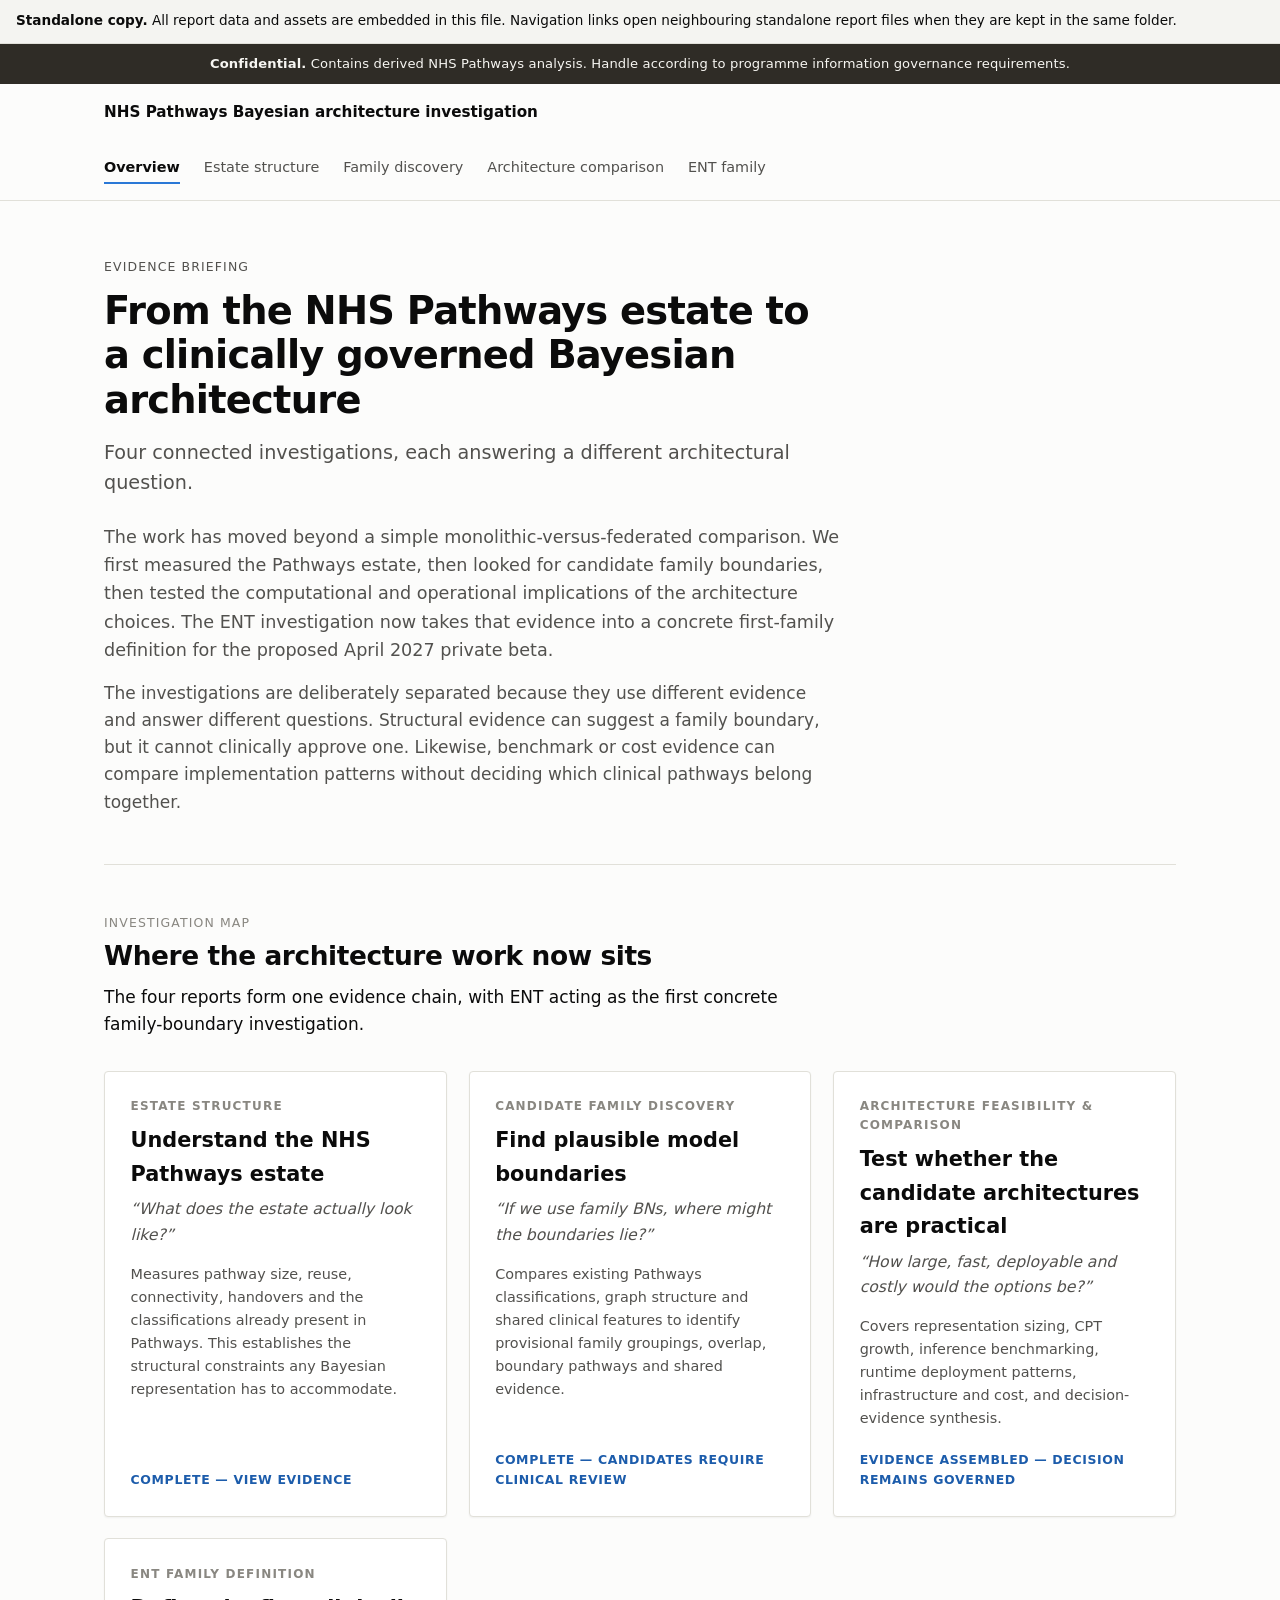
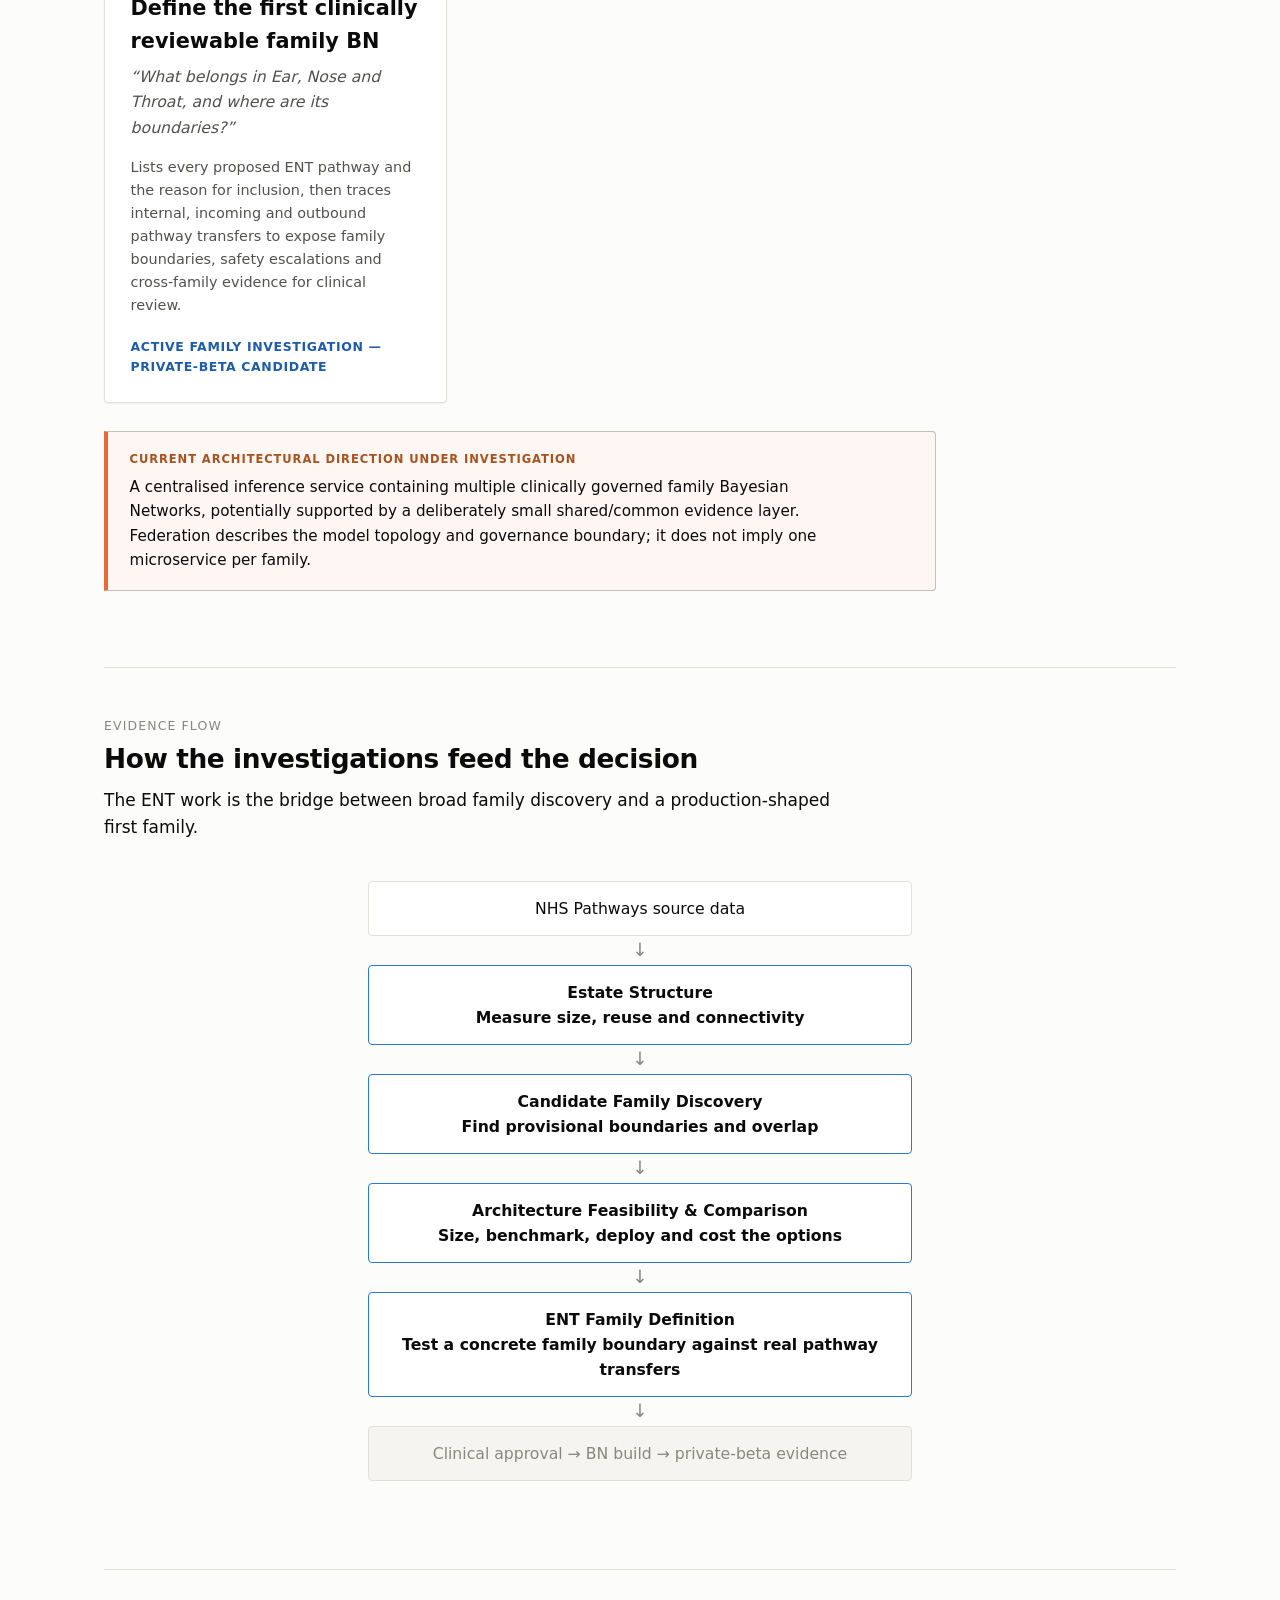
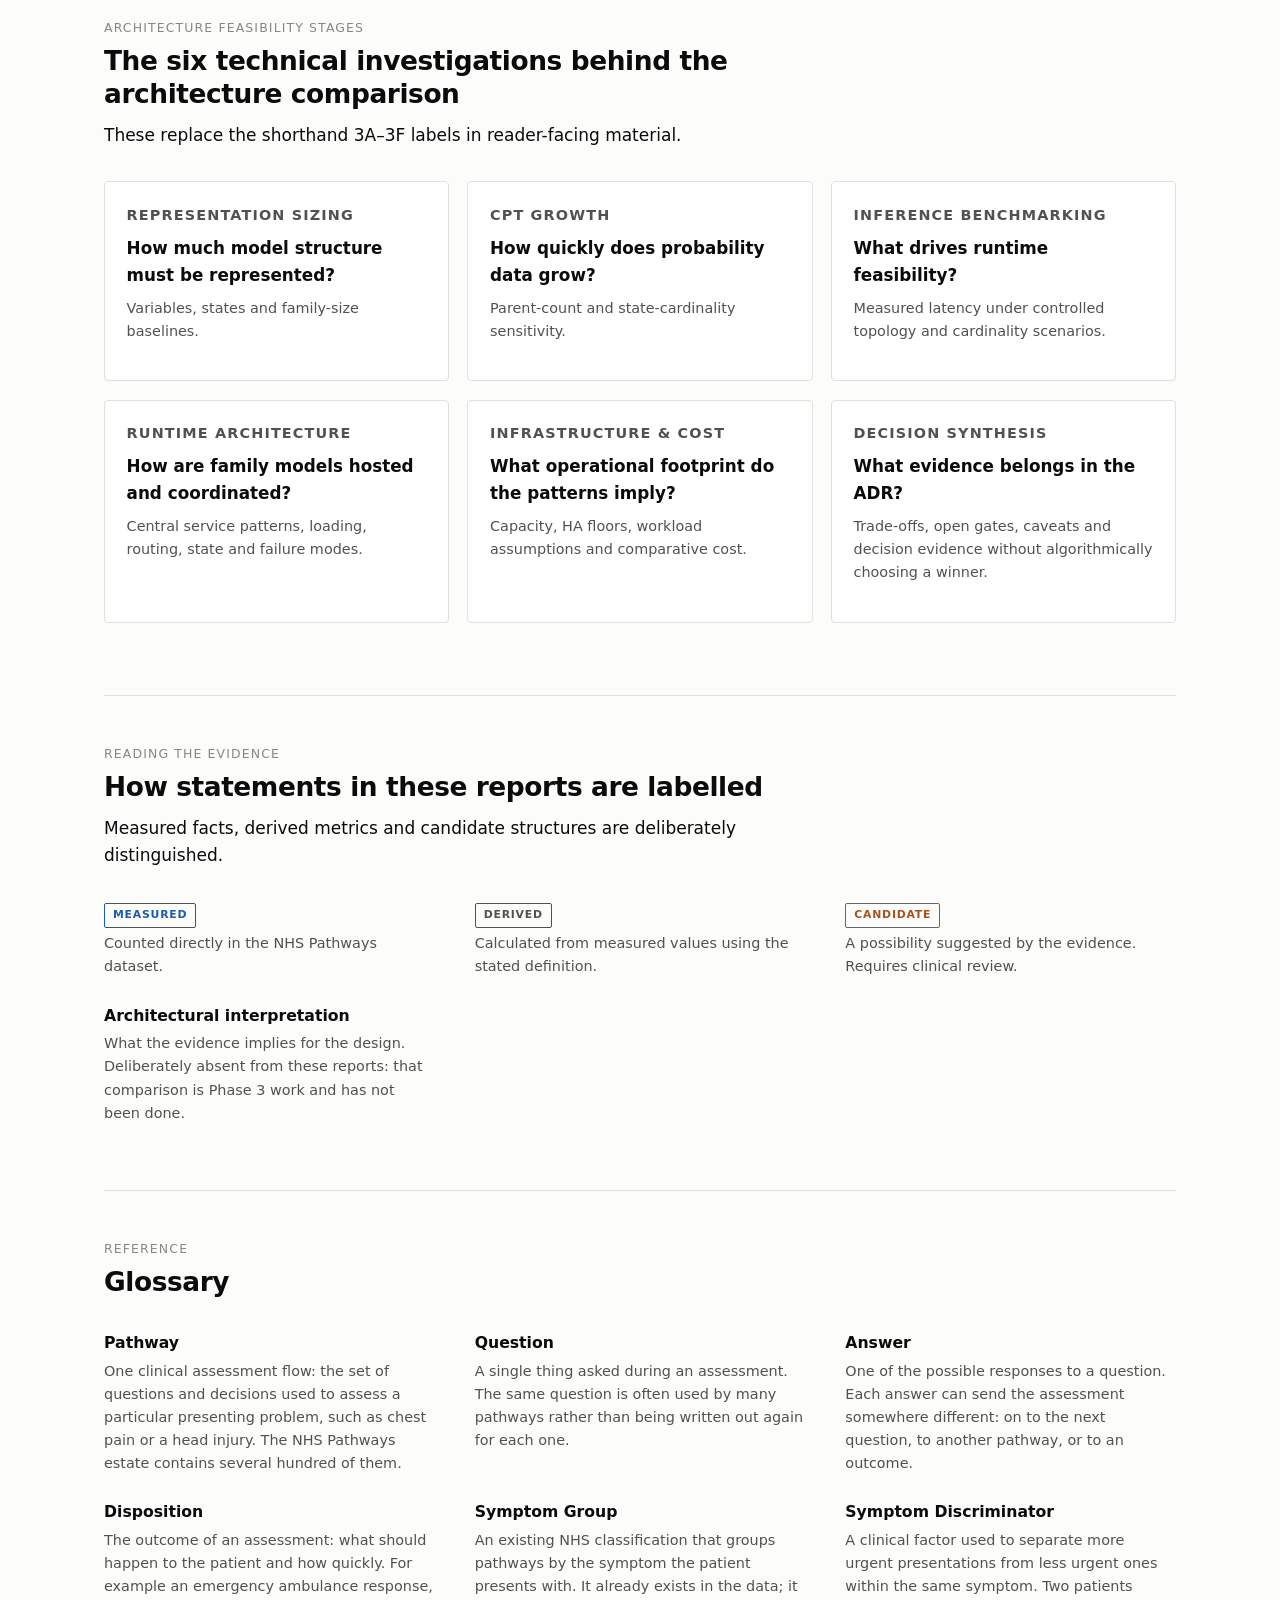
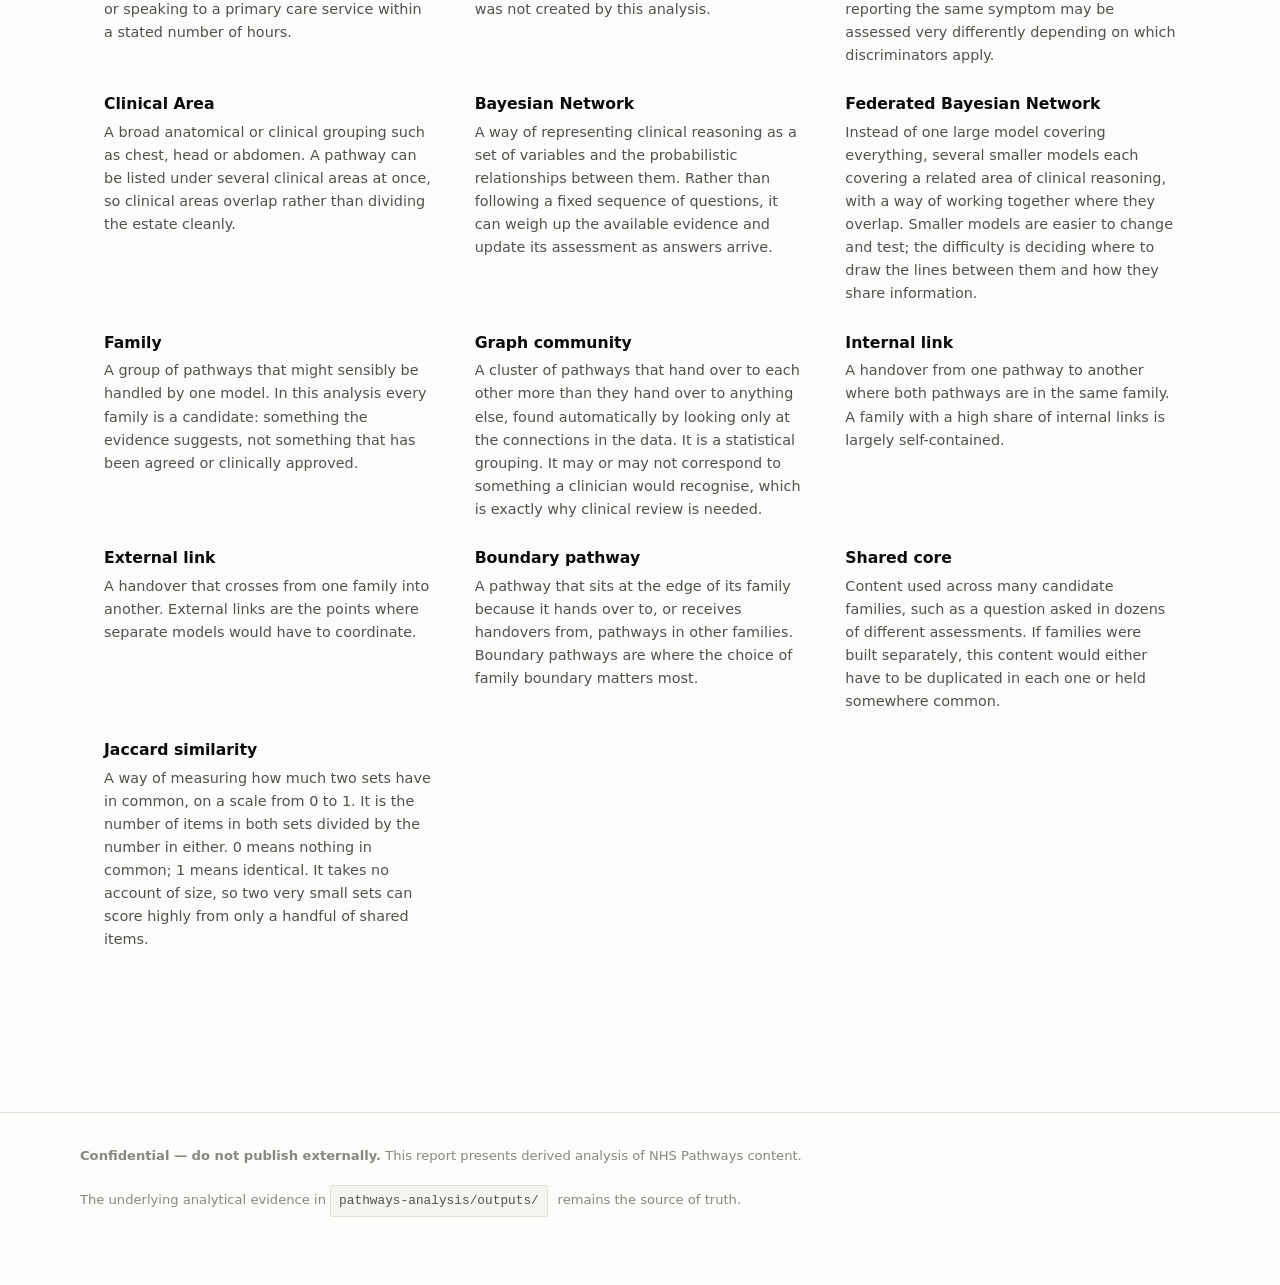
<file: Data Outputs/pathways-analysis/exports/index-standalone.html>
<!DOCTYPE html>
<html lang="en-GB">
<head>
<meta charset="utf-8">
<meta name="viewport" content="width=device-width, initial-scale=1">
<meta name="robots" content="noindex, nofollow, noarchive">
<title>NHS Pathways Bayesian Architecture Investigation</title>
<style>
/* =====================================================================
   NHS Pathways architecture investigation — executive briefing styles

   Design intent: an analytical briefing document, not a dashboard.
   Generous whitespace, large readable type, restrained colour, and
   technical detail hidden behind progressive disclosure.

   Colour comes from a validated categorical palette. The lightness band,
   chroma floor, colour-vision separation, normal-vision separation and
   contrast checks were run against the #fcfcfb surface before adoption.
   The first three categorical slots are the documented subset that clears
   the all-pairs colour-vision floors, which is why no chart here uses more
   than three at once. Do not add a fourth hue without re-validating.

   Only a light theme ships. An automatically inverted dark theme would put
   these hues outside the band they were validated in, and a properly
   re-stepped dark palette is a separate piece of work.
   ===================================================================== */

:root {
  /* Surfaces and ink */
  --surface:          #fcfcfb;
  --surface-raised:   #ffffff;
  --surface-sunken:   #f5f4f1;
  --ink-primary:      #0b0b0b;
  --ink-secondary:    #52514e;
  --ink-muted:        #898781;
  --rule:             #e1e0d9;
  --rule-strong:      #c3c2b7;

  /* Validated categorical slots, in fixed order. Never cycled. */
  --series-1:         #2a78d6;  /* blue   */
  --series-2:         #eb6834;  /* orange */
  --series-3:         #1baf7a;  /* aqua   */

  /* Validated single-hue sequential ramp, light to dark, for heatmaps. */
  --seq-100:          #cde2fb;
  --seq-200:          #9ec5f4;
  --seq-300:          #6da7ec;
  --seq-400:          #3987e5;
  --seq-450:          #2a78d6;
  --seq-550:          #1c5cab;
  --seq-650:          #104281;
  --seq-700:          #0d366b;

  /* Evidence-class accents. Deliberately not a traffic light: these
     describe what kind of statement a figure is, not how good it is. */
  --evidence-measured:  #1c5cab;
  --evidence-derived:   #52514e;
  --evidence-candidate: #a8531f;

  --max-width:        1120px;
  --radius:           4px;
  --shadow-card:      0 1px 2px rgba(11, 11, 11, 0.05);
}

*, *::before, *::after { box-sizing: border-box; }

html { scroll-behavior: smooth; }

body {
  margin: 0;
  background: var(--surface);
  color: var(--ink-primary);
  font-family: system-ui, -apple-system, "Helvetica Neue", Helvetica, Arial, sans-serif;
  font-size: 17px;
  line-height: 1.6;
  -webkit-font-smoothing: antialiased;
}

/* ---------- Confidentiality banner -------------------------------- */
/* Deliberately the first thing on the page and not dismissible. */
.confidentiality-banner {
  background: #2f2c26;
  color: #f7f6f2;
  font-size: 0.82rem;
  letter-spacing: 0.01em;
  padding: 0.6rem 1.5rem;
  text-align: center;
}

.confidentiality-banner strong { font-weight: 600; }

/* ---------- Header and navigation --------------------------------- */
.site-header {
  border-bottom: 1px solid var(--rule);
  background: var(--surface);
  position: sticky;
  top: 0;
  z-index: 20;
}

.site-header__inner {
  max-width: var(--max-width);
  margin: 0 auto;
  padding: 1rem 1.5rem;
  display: flex;
  align-items: baseline;
  justify-content: space-between;
  gap: 2rem;
  flex-wrap: wrap;
}

.site-header__title {
  font-size: 0.95rem;
  font-weight: 600;
  margin: 0;
}

.site-header__title a { color: var(--ink-primary); text-decoration: none; }

.site-nav { display: flex; gap: 1.5rem; font-size: 0.9rem; }

.site-nav a {
  color: var(--ink-secondary);
  text-decoration: none;
  padding-bottom: 0.2rem;
  border-bottom: 2px solid transparent;
}

.site-nav a:hover { color: var(--ink-primary); }

.site-nav a[aria-current="page"] {
  color: var(--ink-primary);
  border-bottom-color: var(--series-1);
  font-weight: 600;
}

.site-nav a.is-disabled { color: var(--ink-muted); cursor: default; }

/* ---------- Layout ------------------------------------------------ */
main { max-width: var(--max-width); margin: 0 auto; padding: 0 1.5rem 6rem; }

.page-intro { padding: 3.5rem 0 2rem; max-width: 46rem; }

.page-intro__eyebrow {
  font-size: 0.78rem;
  letter-spacing: 0.09em;
  text-transform: uppercase;
  color: var(--ink-muted);
  margin: 0 0 0.75rem;
}

h1 {
  font-size: 2.4rem;
  line-height: 1.15;
  letter-spacing: -0.02em;
  margin: 0 0 1rem;
  font-weight: 650;
}

.page-intro__question {
  font-size: 1.2rem;
  color: var(--ink-secondary);
  margin: 0 0 1.5rem;
}

.page-intro p { color: var(--ink-secondary); }

.page-meta {
  font-size: 0.82rem;
  color: var(--ink-muted);
  border-top: 1px solid var(--rule);
  padding-top: 0.9rem;
  margin-top: 1.75rem;
}

section.report-section {
  padding: 3rem 0;
  border-top: 1px solid var(--rule);
}

.section-head { max-width: 46rem; margin-bottom: 2rem; }

.section-head__number {
  font-size: 0.78rem;
  letter-spacing: 0.09em;
  text-transform: uppercase;
  color: var(--ink-muted);
  display: block;
  margin-bottom: 0.4rem;
}

h2 {
  font-size: 1.65rem;
  line-height: 1.25;
  letter-spacing: -0.015em;
  margin: 0 0 0.75rem;
  font-weight: 650;
}

h3 { font-size: 1.15rem; margin: 2rem 0 0.75rem; font-weight: 600; }

h4 {
  font-size: 0.95rem;
  margin: 0 0 0.4rem;
  font-weight: 600;
  color: var(--ink-primary);
}

p { margin: 0 0 1rem; max-width: 46rem; }

.lede { font-size: 1.1rem; color: var(--ink-secondary); }

/* ---------- Cards ------------------------------------------------- */
.card-grid {
  display: grid;
  grid-template-columns: repeat(auto-fill, minmax(215px, 1fr));
  gap: 1rem;
  margin: 1.5rem 0;
}

.stat-card {
  background: var(--surface-raised);
  border: 1px solid var(--rule);
  border-radius: var(--radius);
  padding: 1.15rem 1.25rem;
  box-shadow: var(--shadow-card);
}

.stat-card__value {
  font-size: 1.95rem;
  font-weight: 650;
  line-height: 1.1;
  letter-spacing: -0.02em;
  font-variant-numeric: tabular-nums;
}

.stat-card__label {
  font-size: 0.9rem;
  color: var(--ink-secondary);
  margin-top: 0.3rem;
}

.stat-card__note {
  font-size: 0.8rem;
  color: var(--ink-muted);
  margin-top: 0.6rem;
  line-height: 1.45;
}

.insight-grid {
  display: grid;
  grid-template-columns: repeat(auto-fit, minmax(300px, 1fr));
  gap: 1.15rem;
  margin: 1.5rem 0;
}

.insight-card {
  border-left: 3px solid var(--series-1);
  background: var(--surface-raised);
  border-radius: 0 var(--radius) var(--radius) 0;
  padding: 1.1rem 1.25rem;
}

.insight-card h4 { margin-bottom: 0.45rem; }

.insight-card p {
  margin: 0;
  font-size: 0.93rem;
  color: var(--ink-secondary);
  max-width: none;
}

.insight-card--caution { border-left-color: var(--series-2); }

/* ---------- Evidence class badges --------------------------------- */
.badge {
  display: inline-block;
  font-size: 0.68rem;
  letter-spacing: 0.07em;
  text-transform: uppercase;
  font-weight: 600;
  padding: 0.18rem 0.5rem;
  border-radius: 2px;
  border: 1px solid currentColor;
  vertical-align: 0.1em;
}

.badge--measured  { color: var(--evidence-measured); }
.badge--derived   { color: var(--evidence-derived); }
.badge--candidate { color: var(--evidence-candidate); }

.badge-row { display: flex; gap: 0.5rem; align-items: center; flex-wrap: wrap; }

/* ---------- Figures ----------------------------------------------- */
.figure {
  margin: 2rem 0 2.5rem;
  background: var(--surface-raised);
  border: 1px solid var(--rule);
  border-radius: var(--radius);
  /* Deliberately not overflow:hidden. If a chart is ever mis-sized, it should
     be visibly wrong rather than silently clipped along with the explanatory
     notes underneath it. */
}

.figure__head {
  padding: 1.25rem 1.5rem 0.5rem;
  display: flex;
  justify-content: space-between;
  align-items: flex-start;
  gap: 1rem;
  flex-wrap: wrap;
}

.figure__title { font-size: 1.05rem; font-weight: 600; margin: 0; }

.figure__chart { padding: 0.5rem 0.75rem 1rem; min-height: 60px; width: 100%; }
.figure__chart .js-plotly-plot { width: 100% !important; }

.figure__notes {
  display: grid;
  grid-template-columns: repeat(auto-fit, minmax(230px, 1fr));
  gap: 1.25rem;
  padding: 1.25rem 1.5rem;
  border-top: 1px solid var(--rule);
  background: var(--surface-sunken);
}

.figure__note dt {
  font-size: 0.78rem;
  font-weight: 600;
  text-transform: uppercase;
  letter-spacing: 0.06em;
  color: var(--ink-muted);
  margin-bottom: 0.3rem;
}

.figure__note dd {
  margin: 0;
  font-size: 0.88rem;
  color: var(--ink-secondary);
  line-height: 1.5;
}

.figure__controls {
  display: flex;
  gap: 0.5rem;
  align-items: center;
  flex-wrap: wrap;
  padding: 0 1.5rem 0.75rem;
}

/* ---------- Progressive disclosure -------------------------------- */
details.disclosure {
  border-top: 1px solid var(--rule);
  background: var(--surface-raised);
}

details.disclosure summary {
  cursor: pointer;
  padding: 0.7rem 1.5rem;
  font-size: 0.85rem;
  color: var(--ink-secondary);
  list-style: none;
  display: flex;
  align-items: center;
  gap: 0.45rem;
}

details.disclosure summary::-webkit-details-marker { display: none; }

details.disclosure summary::before {
  content: "+";
  font-family: ui-monospace, "SF Mono", Menlo, monospace;
  color: var(--ink-muted);
  font-size: 0.95rem;
}

details.disclosure[open] summary::before { content: "\2212"; }

details.disclosure summary:hover { color: var(--ink-primary); }

.disclosure__body {
  padding: 0.25rem 1.5rem 1.35rem;
  font-size: 0.88rem;
  color: var(--ink-secondary);
}

.disclosure__body p { max-width: 52rem; }

.lineage {
  font-family: ui-monospace, "SF Mono", Menlo, monospace;
  font-size: 0.8rem;
  color: var(--ink-secondary);
  background: var(--surface-sunken);
  border: 1px solid var(--rule);
  border-radius: 2px;
  padding: 0.3rem 0.5rem;
  display: inline-block;
  margin: 0.2rem 0.35rem 0.2rem 0;
  word-break: break-all;
}

details.methodology {
  margin: 2.5rem 0 0;
  border: 1px solid var(--rule);
  border-radius: var(--radius);
  background: var(--surface-raised);
}

details.methodology > summary {
  padding: 1rem 1.5rem;
  font-weight: 600;
  font-size: 0.95rem;
  color: var(--ink-primary);
  cursor: pointer;
  list-style: none;
  display: flex;
  align-items: center;
  gap: 0.5rem;
}

details.methodology > summary::-webkit-details-marker { display: none; }

details.methodology > summary::before {
  content: "+";
  font-family: ui-monospace, "SF Mono", Menlo, monospace;
  color: var(--ink-muted);
}

details.methodology[open] > summary::before { content: "\2212"; }

.definition-list { padding: 0 1.5rem 1.5rem; margin: 0; }

.definition-list dt {
  font-weight: 600;
  font-size: 0.92rem;
  margin-top: 1.1rem;
}

.definition-list dd {
  margin: 0.25rem 0 0;
  font-size: 0.9rem;
  color: var(--ink-secondary);
  max-width: 52rem;
}

/* ---------- Controls ---------------------------------------------- */
label.control {
  display: inline-flex;
  flex-direction: column;
  gap: 0.3rem;
  font-size: 0.82rem;
  color: var(--ink-secondary);
}

select, button.chip {
  font-family: inherit;
  font-size: 0.9rem;
  color: var(--ink-primary);
  background: var(--surface-raised);
  border: 1px solid var(--rule-strong);
  border-radius: var(--radius);
  padding: 0.5rem 0.7rem;
}

select { min-width: 22rem; max-width: 100%; }

button.chip { cursor: pointer; font-size: 0.85rem; padding: 0.4rem 0.8rem; }

button.chip:hover { border-color: var(--series-1); }

button.chip[aria-pressed="true"] {
  background: var(--series-1);
  border-color: var(--series-1);
  color: #ffffff;
  font-weight: 600;
}

/* ---------- Tables (progressive disclosure only) ------------------ */
table.data-table {
  width: 100%;
  border-collapse: collapse;
  font-size: 0.85rem;
  margin: 0.5rem 0 0;
}

table.data-table th,
table.data-table td {
  text-align: left;
  padding: 0.5rem 0.6rem;
  border-bottom: 1px solid var(--rule);
}

table.data-table th {
  font-weight: 600;
  color: var(--ink-secondary);
  font-size: 0.78rem;
  text-transform: uppercase;
  letter-spacing: 0.05em;
  white-space: nowrap;
}

table.data-table td.num {
  text-align: right;
  font-variant-numeric: tabular-nums;
}

table.data-table tbody tr:hover { background: var(--surface-sunken); }

/* ---------- Family explorer --------------------------------------- */
.explorer { margin: 1.5rem 0; }

.explorer__panel {
  background: var(--surface-raised);
  border: 1px solid var(--rule);
  border-radius: var(--radius);
  padding: 1.5rem;
  margin-top: 1.25rem;
}

.explorer__title { display: flex; align-items: baseline; gap: 0.75rem; flex-wrap: wrap; }

.explorer__title h3 { margin: 0; font-size: 1.35rem; }

.explorer__basis { font-size: 0.85rem; color: var(--ink-muted); }

.metric-grid {
  display: grid;
  grid-template-columns: repeat(auto-fill, minmax(175px, 1fr));
  gap: 0.9rem;
  margin: 1.25rem 0;
}

.metric {
  border-top: 2px solid var(--rule);
  padding-top: 0.55rem;
}

.metric__value {
  font-size: 1.35rem;
  font-weight: 650;
  font-variant-numeric: tabular-nums;
  line-height: 1.2;
}

.metric__label {
  font-size: 0.82rem;
  color: var(--ink-secondary);
  display: flex;
  align-items: center;
  gap: 0.3rem;
  margin-top: 0.15rem;
}

/* Tooltip: a focusable button so the explanation is reachable by keyboard
   as well as by pointer, and readable by a screen reader. */
.tip {
  border: 1px solid var(--rule-strong);
  background: var(--surface);
  color: var(--ink-muted);
  border-radius: 50%;
  width: 1.05rem;
  height: 1.05rem;
  font-size: 0.7rem;
  line-height: 1;
  cursor: help;
  padding: 0;
  flex: 0 0 auto;
}

.tip:hover, .tip:focus { color: var(--ink-primary); border-color: var(--series-1); }

.tag-list { display: flex; flex-wrap: wrap; gap: 0.4rem; margin: 0.35rem 0 0; }

.tag {
  font-size: 0.82rem;
  background: var(--surface-sunken);
  border: 1px solid var(--rule);
  border-radius: 999px;
  padding: 0.2rem 0.65rem;
  color: var(--ink-secondary);
}

.field-row { margin: 1rem 0; }

.field-row__label {
  font-size: 0.78rem;
  text-transform: uppercase;
  letter-spacing: 0.06em;
  color: var(--ink-muted);
  font-weight: 600;
  display: flex;
  align-items: center;
  gap: 0.3rem;
}

.field-row__value { font-size: 0.95rem; color: var(--ink-primary); }

/* ---------- Comparison / evidence panels -------------------------- */
.panel-grid {
  display: grid;
  grid-template-columns: repeat(auto-fit, minmax(290px, 1fr));
  gap: 1.15rem;
  margin: 1.5rem 0;
}

.panel {
  background: var(--surface-raised);
  border: 1px solid var(--rule);
  border-radius: var(--radius);
  padding: 1.35rem;
}

.panel__eyebrow {
  font-size: 0.72rem;
  letter-spacing: 0.08em;
  text-transform: uppercase;
  color: var(--ink-muted);
  font-weight: 600;
  margin-bottom: 0.5rem;
}

.panel h4 { font-size: 1.05rem; margin-bottom: 0.5rem; }

.panel p { font-size: 0.9rem; color: var(--ink-secondary); max-width: none; }

.panel ul { margin: 0.6rem 0 0; padding-left: 1.2rem; font-size: 0.88rem; color: var(--ink-secondary); }

.panel li { margin-bottom: 0.35rem; }

.callout {
  border: 1px solid var(--rule-strong);
  border-left: 3px solid var(--series-2);
  background: var(--surface-raised);
  border-radius: 0 var(--radius) var(--radius) 0;
  padding: 1.1rem 1.35rem;
  margin: 1.75rem 0;
  max-width: 52rem;
}

.callout p { margin: 0; font-size: 0.95rem; }

.callout--prominent {
  border-left-width: 4px;
  background: #fdf6f2;
}

.callout__label {
  font-size: 0.72rem;
  letter-spacing: 0.08em;
  text-transform: uppercase;
  font-weight: 700;
  color: var(--evidence-candidate);
  display: block;
  margin-bottom: 0.4rem;
}

.limits-list { max-width: 52rem; padding-left: 1.3rem; }

.limits-list li { margin-bottom: 0.7rem; color: var(--ink-secondary); }

/* ---------- Phase flow (landing page) ----------------------------- */
.phase-grid {
  display: grid;
  grid-template-columns: repeat(auto-fit, minmax(280px, 1fr));
  gap: 1.35rem;
  margin: 2rem 0 1rem;
}

.phase-card {
  border: 1px solid var(--rule);
  border-radius: var(--radius);
  background: var(--surface-raised);
  padding: 1.6rem;
  display: flex;
  flex-direction: column;
  text-decoration: none;
  color: inherit;
  box-shadow: var(--shadow-card);
}

a.phase-card:hover { border-color: var(--series-1); }

.phase-card__number {
  font-size: 0.75rem;
  letter-spacing: 0.1em;
  text-transform: uppercase;
  color: var(--ink-muted);
  font-weight: 600;
}

.phase-card__title { font-size: 1.3rem; font-weight: 650; margin: 0.5rem 0 0.35rem; }

.phase-card__question {
  font-size: 0.98rem;
  color: var(--ink-secondary);
  font-style: italic;
  margin: 0 0 1rem;
}

.phase-card__body { font-size: 0.9rem; color: var(--ink-secondary); flex: 1; }

.phase-card__status {
  margin-top: 1.25rem;
  font-size: 0.78rem;
  font-weight: 600;
  letter-spacing: 0.05em;
  text-transform: uppercase;
}

.phase-card__status--done { color: var(--evidence-measured); }
.phase-card__status--pending { color: var(--ink-muted); }
.phase-card--pending { background: var(--surface-sunken); }

.flow {
  display: flex;
  flex-direction: column;
  align-items: center;
  gap: 0;
  margin: 2.5rem auto;
  max-width: 34rem;
}

.flow__step {
  width: 100%;
  text-align: center;
  border: 1px solid var(--rule);
  background: var(--surface-raised);
  border-radius: var(--radius);
  padding: 0.85rem 1.25rem;
  font-size: 0.98rem;
}

.flow__step--emphasis { border-color: var(--series-1); font-weight: 600; }
.flow__step--pending { background: var(--surface-sunken); color: var(--ink-muted); }

.flow__arrow { color: var(--ink-muted); font-size: 1.15rem; line-height: 1; padding: 0.35rem 0; }

/* ---------- Boundary diagram (inline SVG) ------------------------- */
.diagram {
  background: var(--surface-raised);
  border: 1px solid var(--rule);
  border-radius: var(--radius);
  padding: 1.5rem;
  margin: 1.5rem 0;
}

.diagram svg { display: block; max-width: 100%; height: auto; margin: 0 auto; }

.diagram__legend {
  display: flex;
  flex-wrap: wrap;
  gap: 1.25rem;
  justify-content: center;
  margin-top: 1.25rem;
  font-size: 0.85rem;
  color: var(--ink-secondary);
}

.diagram__legend span { display: inline-flex; align-items: center; gap: 0.4rem; }

.swatch { width: 0.85rem; height: 0.85rem; border-radius: 50%; display: inline-block; }

/* ---------- Glossary ---------------------------------------------- */
.glossary-grid {
  display: grid;
  grid-template-columns: repeat(auto-fit, minmax(310px, 1fr));
  gap: 1.5rem 2.5rem;
  margin-top: 1.5rem;
}

.glossary-item dt { font-weight: 650; font-size: 0.98rem; margin-bottom: 0.3rem; }

.glossary-item dd { margin: 0; font-size: 0.9rem; color: var(--ink-secondary); }

/* ---------- Status / error --------------------------------------- */
.load-error {
  border: 1px solid var(--series-2);
  border-left: 4px solid var(--series-2);
  background: #fdf3ee;
  border-radius: 0 var(--radius) var(--radius) 0;
  padding: 1.35rem 1.5rem;
  margin: 2rem 0;
}

.load-error h3 { margin-top: 0; }

.load-error code {
  font-family: ui-monospace, "SF Mono", Menlo, monospace;
  font-size: 0.85rem;
  background: var(--surface-raised);
  border: 1px solid var(--rule);
  padding: 0.1rem 0.35rem;
  border-radius: 2px;
}

.loading { color: var(--ink-muted); font-size: 0.9rem; padding: 1.5rem 0; }

/* ---------- Footer ------------------------------------------------ */
.site-footer {
  border-top: 1px solid var(--rule);
  padding: 2rem 1.5rem 3rem;
  font-size: 0.82rem;
  color: var(--ink-muted);
}

.site-footer__inner { max-width: var(--max-width); margin: 0 auto; }

.site-footer p { max-width: 52rem; }

/* ---------- Accessibility ----------------------------------------- */
.visually-hidden {
  position: absolute;
  width: 1px;
  height: 1px;
  padding: 0;
  margin: -1px;
  overflow: hidden;
  clip: rect(0, 0, 0, 0);
  white-space: nowrap;
  border: 0;
}

:focus-visible { outline: 2px solid var(--series-1); outline-offset: 2px; }

@media print {
  .confidentiality-banner { position: static; }
  .site-header { position: static; }
  details.disclosure, details.methodology { display: none; }
}

@media (max-width: 640px) {
  body { font-size: 16px; }
  h1 { font-size: 1.9rem; }
  h2 { font-size: 1.4rem; }
  select { min-width: 100%; }
  .figure__notes { grid-template-columns: 1fr; }
}

</style>
<style>.standalone-note{padding:.65rem 1rem;background:#f4f4f1;border-bottom:1px solid #e1e0d9;font-size:.85rem}</style></head>
<body><div class="standalone-note"><strong>Standalone copy.</strong> All report data and assets are embedded in this file. Navigation links open neighbouring standalone report files when they are kept in the same folder.</div>
<div class="confidentiality-banner">
  <strong>Confidential.</strong>
  Contains derived NHS Pathways analysis. Handle according to programme information governance requirements.
</div>
<header class="site-header">
  <div class="site-header__inner">
    <p class="site-header__title"><a href="index-standalone.html">NHS Pathways Bayesian architecture investigation</a></p>
    <nav class="site-nav" aria-label="Report sections">
      <a href="index-standalone.html">Overview</a>
      <a href="phase1-standalone.html">Estate structure</a>
      <a href="phase2-standalone.html">Family discovery</a>
      <a href="phase3-standalone.html">Architecture comparison</a>
      <a href="ent-standalone.html">ENT family</a>
    </nav>
  </div>
</header>
<main>
  <div class="page-intro">
    <p class="page-intro__eyebrow">Evidence briefing</p>
    <h1>From the NHS Pathways estate to a clinically governed Bayesian architecture</h1>
    <p class="page-intro__question">Four connected investigations, each answering a different architectural question.</p>
    <p class="lede">
      The work has moved beyond a simple monolithic-versus-federated comparison. We first measured the Pathways estate,
      then looked for candidate family boundaries, then tested the computational and operational implications of the
      architecture choices. The ENT investigation now takes that evidence into a concrete first-family definition for
      the proposed April 2027 private beta.
    </p>
    <p>
      The investigations are deliberately separated because they use different evidence and answer different questions.
      Structural evidence can suggest a family boundary, but it cannot clinically approve one. Likewise, benchmark or
      cost evidence can compare implementation patterns without deciding which clinical pathways belong together.
    </p>
  </div>

  <section class="report-section">
    <div class="section-head">
      <span class="section-head__number">Investigation map</span>
      <h2>Where the architecture work now sits</h2>
      <p>The four reports form one evidence chain, with ENT acting as the first concrete family-boundary investigation.</p>
    </div>

    <div class="phase-grid">
      <a class="phase-card" href="phase1-standalone.html">
        <span class="phase-card__number">Estate Structure</span>
        <p class="phase-card__title">Understand the NHS Pathways estate</p>
        <p class="phase-card__question">“What does the estate actually look like?”</p>
        <div class="phase-card__body">
          Measures pathway size, reuse, connectivity, handovers and the classifications already present in Pathways.
          This establishes the structural constraints any Bayesian representation has to accommodate.
        </div>
        <span class="phase-card__status phase-card__status--done">Complete — view evidence</span>
      </a>

      <a class="phase-card" href="phase2-standalone.html">
        <span class="phase-card__number">Candidate Family Discovery</span>
        <p class="phase-card__title">Find plausible model boundaries</p>
        <p class="phase-card__question">“If we use family BNs, where might the boundaries lie?”</p>
        <div class="phase-card__body">
          Compares existing Pathways classifications, graph structure and shared clinical features to identify
          provisional family groupings, overlap, boundary pathways and shared evidence.
        </div>
        <span class="phase-card__status phase-card__status--done">Complete — candidates require clinical review</span>
      </a>

      <a class="phase-card" href="phase3-standalone.html">
        <span class="phase-card__number">Architecture Feasibility &amp; Comparison</span>
        <p class="phase-card__title">Test whether the candidate architectures are practical</p>
        <p class="phase-card__question">“How large, fast, deployable and costly would the options be?”</p>
        <div class="phase-card__body">
          Covers representation sizing, CPT growth, inference benchmarking, runtime deployment patterns,
          infrastructure and cost, and decision-evidence synthesis.
        </div>
        <span class="phase-card__status phase-card__status--done">Evidence assembled — decision remains governed</span>
      </a>

      <a class="phase-card" href="ent-standalone.html">
        <span class="phase-card__number">ENT Family Definition</span>
        <p class="phase-card__title">Define the first clinically reviewable family BN</p>
        <p class="phase-card__question">“What belongs in Ear, Nose and Throat, and where are its boundaries?”</p>
        <div class="phase-card__body">
          Lists every proposed ENT pathway and the reason for inclusion, then traces internal, incoming and outbound
          pathway transfers to expose family boundaries, safety escalations and cross-family evidence for clinical review.
        </div>
        <span class="phase-card__status phase-card__status--done">Active family investigation — private-beta candidate</span>
      </a>
    </div>

    <div class="callout callout--prominent">
      <span class="callout__label">Current architectural direction under investigation</span>
      <p>
        A centralised inference service containing multiple clinically governed family Bayesian Networks, potentially
        supported by a deliberately small shared/common evidence layer. Federation describes the model topology and
        governance boundary; it does not imply one microservice per family.
      </p>
    </div>
  </section>

  <section class="report-section">
    <div class="section-head">
      <span class="section-head__number">Evidence flow</span>
      <h2>How the investigations feed the decision</h2>
      <p>The ENT work is the bridge between broad family discovery and a production-shaped first family.</p>
    </div>
    <div class="flow" role="list" aria-label="Investigation flow">
      <div class="flow__step" role="listitem">NHS Pathways source data</div>
      <div class="flow__arrow" aria-hidden="true">↓</div>
      <div class="flow__step flow__step--emphasis" role="listitem"><strong>Estate Structure</strong><br><span class="muted">Measure size, reuse and connectivity</span></div>
      <div class="flow__arrow" aria-hidden="true">↓</div>
      <div class="flow__step flow__step--emphasis" role="listitem"><strong>Candidate Family Discovery</strong><br><span class="muted">Find provisional boundaries and overlap</span></div>
      <div class="flow__arrow" aria-hidden="true">↓</div>
      <div class="flow__step flow__step--emphasis" role="listitem"><strong>Architecture Feasibility &amp; Comparison</strong><br><span class="muted">Size, benchmark, deploy and cost the options</span></div>
      <div class="flow__arrow" aria-hidden="true">↓</div>
      <div class="flow__step flow__step--emphasis" role="listitem"><strong>ENT Family Definition</strong><br><span class="muted">Test a concrete family boundary against real pathway transfers</span></div>
      <div class="flow__arrow" aria-hidden="true">↓</div>
      <div class="flow__step flow__step--pending" role="listitem">Clinical approval → BN build → private-beta evidence</div>
    </div>
  </section>

  <section class="report-section">
    <div class="section-head">
      <span class="section-head__number">Architecture feasibility stages</span>
      <h2>The six technical investigations behind the architecture comparison</h2>
      <p>These replace the shorthand 3A–3F labels in reader-facing material.</p>
    </div>
    <div class="panel-grid">
      <div class="panel"><p class="panel__eyebrow">Representation sizing</p><h4>How much model structure must be represented?</h4><p>Variables, states and family-size baselines.</p></div>
      <div class="panel"><p class="panel__eyebrow">CPT growth</p><h4>How quickly does probability data grow?</h4><p>Parent-count and state-cardinality sensitivity.</p></div>
      <div class="panel"><p class="panel__eyebrow">Inference benchmarking</p><h4>What drives runtime feasibility?</h4><p>Measured latency under controlled topology and cardinality scenarios.</p></div>
      <div class="panel"><p class="panel__eyebrow">Runtime architecture</p><h4>How are family models hosted and coordinated?</h4><p>Central service patterns, loading, routing, state and failure modes.</p></div>
      <div class="panel"><p class="panel__eyebrow">Infrastructure &amp; cost</p><h4>What operational footprint do the patterns imply?</h4><p>Capacity, HA floors, workload assumptions and comparative cost.</p></div>
      <div class="panel"><p class="panel__eyebrow">Decision synthesis</p><h4>What evidence belongs in the ADR?</h4><p>Trade-offs, open gates, caveats and decision evidence without algorithmically choosing a winner.</p></div>
    </div>
  </section>

  <section class="report-section">
    <div class="section-head">
      <span class="section-head__number">Reading the evidence</span>
      <h2>How statements in these reports are labelled</h2>
      <p>Measured facts, derived metrics and candidate structures are deliberately distinguished.</p>
    </div>
    <dl class="glossary-grid" id="evidence-key"></dl>
  </section>

  <section class="report-section">
    <div class="section-head"><span class="section-head__number">Reference</span><h2>Glossary</h2></div>
    <dl class="glossary-grid" id="glossary"></dl>
  </section>
</main>
<footer class="site-footer"><div class="site-footer__inner">
  <p><strong>Confidential — do not publish externally.</strong> This report presents derived analysis of NHS Pathways content.</p>
  <p>The underlying analytical evidence in <span class="lineage">pathways-analysis/outputs/</span> remains the source of truth.</p>
</div></footer>
<script>window.__PATHWAYS_STANDALONE_DATA__ = {};</script>
<script>
/* inlined from js/common.js */
/* =====================================================================
   Shared behaviour for the NHS Pathways briefing reports.

   Responsibilities:
     - load a report payload and fail visibly if it is missing
     - build the page chrome that every figure shares (title, evidence
       badge, the three explanatory notes, lineage, technical detail)
     - hold the glossary and the evidence-class definitions
     - small formatting helpers

   The payloads are data only. All explanatory copy lives in the pages and
   in this file, so that editorial wording can change without re-running
   the Python build, and so the JSON stays reviewable as data.
   ===================================================================== */

/* Validated palette. Mirrors css/report.css; kept here because Plotly needs
   real values rather than CSS custom properties. The first three slots are
   the documented subset that clears the all-pairs colour-vision floors, so
   no chart uses more than three at once. */
const PALETTE = {
  surface: '#fcfcfb',
  surfaceRaised: '#ffffff',
  inkPrimary: '#0b0b0b',
  inkSecondary: '#52514e',
  inkMuted: '#898781',
  rule: '#e1e0d9',
  ruleStrong: '#c3c2b7',
  series: ['#2a78d6', '#eb6834', '#1baf7a'],
  /* Single-hue sequential ramp, light to dark, for magnitude only.
     Never a rainbow: a heatmap encodes one quantity. */
  sequential: [
    [0.0,  '#cde2fb'],
    [0.15, '#9ec5f4'],
    [0.3,  '#6da7ec'],
    [0.45, '#3987e5'],
    [0.6,  '#2a78d6'],
    [0.75, '#1c5cab'],
    [0.9,  '#104281'],
    [1.0,  '#0d366b']
  ]
};

const EVIDENCE_LABELS = {
  measured: 'Measured',
  derived: 'Derived',
  candidate: 'Candidate'
};

/* ---------------------------------------------------------------------
   Glossary. Written for a reader who has never seen the analysis and does
   not work with data. Every definition avoids defining one unfamiliar term
   with another.
   --------------------------------------------------------------------- */
const GLOSSARY = [
  ['Pathway',
   'One clinical assessment flow: the set of questions and decisions used to assess a ' +
   'particular presenting problem, such as chest pain or a head injury. The NHS ' +
   'Pathways estate contains several hundred of them.'],

  ['Question',
   'A single thing asked during an assessment. The same question is often used by many ' +
   'pathways rather than being written out again for each one.'],

  ['Answer',
   'One of the possible responses to a question. Each answer can send the assessment ' +
   'somewhere different: on to the next question, to another pathway, or to an outcome.'],

  ['Disposition',
   'The outcome of an assessment: what should happen to the patient and how quickly. ' +
   'For example an emergency ambulance response, or speaking to a primary care service ' +
   'within a stated number of hours.'],

  ['Symptom Group',
   'An existing NHS classification that groups pathways by the symptom the patient ' +
   'presents with. It already exists in the data; it was not created by this analysis.'],

  ['Symptom Discriminator',
   'A clinical factor used to separate more urgent presentations from less urgent ones ' +
   'within the same symptom. Two patients reporting the same symptom may be assessed ' +
   'very differently depending on which discriminators apply.'],

  ['Clinical Area',
   'A broad anatomical or clinical grouping such as chest, head or abdomen. A pathway ' +
   'can be listed under several clinical areas at once, so clinical areas overlap ' +
   'rather than dividing the estate cleanly.'],

  ['Bayesian Network',
   'A way of representing clinical reasoning as a set of variables and the probabilistic ' +
   'relationships between them. Rather than following a fixed sequence of questions, it ' +
   'can weigh up the available evidence and update its assessment as answers arrive.'],

  ['Federated Bayesian Network',
   'Instead of one large model covering everything, several smaller models each covering ' +
   'a related area of clinical reasoning, with a way of working together where they ' +
   'overlap. Smaller models are easier to change and test; the difficulty is deciding ' +
   'where to draw the lines between them and how they share information.'],

  ['Family',
   'A group of pathways that might sensibly be handled by one model. In this analysis ' +
   'every family is a candidate: something the evidence suggests, not something that ' +
   'has been agreed or clinically approved.'],

  ['Graph community',
   'A cluster of pathways that hand over to each other more than they hand over to ' +
   'anything else, found automatically by looking only at the connections in the data. ' +
   'It is a statistical grouping. It may or may not correspond to something a clinician ' +
   'would recognise, which is exactly why clinical review is needed.'],

  ['Internal link',
   'A handover from one pathway to another where both pathways are in the same family. ' +
   'A family with a high share of internal links is largely self-contained.'],

  ['External link',
   'A handover that crosses from one family into another. External links are the points ' +
   'where separate models would have to coordinate.'],

  ['Boundary pathway',
   'A pathway that sits at the edge of its family because it hands over to, or receives ' +
   'handovers from, pathways in other families. Boundary pathways are where the choice ' +
   'of family boundary matters most.'],

  ['Shared core',
   'Content used across many candidate families, such as a question asked in dozens of ' +
   'different assessments. If families were built separately, this content would either ' +
   'have to be duplicated in each one or held somewhere common.'],

  ['Jaccard similarity',
   'A way of measuring how much two sets have in common, on a scale from 0 to 1. It is ' +
   'the number of items in both sets divided by the number in either. 0 means nothing ' +
   'in common; 1 means identical. It takes no account of size, so two very small sets ' +
   'can score highly from only a handful of shared items.']
];

/* ---------------------------------------------------------------------
   Formatting
   --------------------------------------------------------------------- */
const fmt = {
  int(value) {
    if (value === null || value === undefined || Number.isNaN(value)) return '—';
    return Number(value).toLocaleString('en-GB');
  },
  /** Percentages read from the payload are already 0-100. */
  pct(value, digits = 1) {
    if (value === null || value === undefined || Number.isNaN(value)) return 'not measurable';
    return `${Number(value).toFixed(digits)}%`;
  },
  decimal(value, digits = 2) {
    if (value === null || value === undefined || Number.isNaN(value)) return 'not measurable';
    return Number(value).toFixed(digits);
  },
  /** Sentence-cases a snake_case or lower-case string for display. */
  sentence(text) {
    if (!text) return '';
    return text.charAt(0).toUpperCase() + text.slice(1);
  }
};

/* ---------------------------------------------------------------------
   Data loading
   --------------------------------------------------------------------- */

/**
 * Load a report payload.
 *
 * Fails visibly rather than silently: a blank page would leave a reader
 * unable to tell a missing build from a section with no findings.
 */
async function loadReport(filename, expectedKeys) {
  const standalone = window.__PATHWAYS_STANDALONE_DATA__ || {};
  if (Object.prototype.hasOwnProperty.call(standalone, filename)) {
    const payload = standalone[filename];
    const missing = (expectedKeys || []).filter((key) => !(key in payload));
    if (missing.length) {
      throw new Error(
        `Embedded ${filename} is missing the section(s): ${missing.join(', ')}.`
      );
    }
    return payload;
  }

  let response;
  try {
    response = await fetch(`data/${filename}`, { cache: 'no-store' });
  } catch (error) {
    throw new Error(
      `Could not fetch data/${filename}. If you opened this file directly from disk, ` +
      `browsers block local data loading — serve the folder instead.`
    );
  }
  if (!response.ok) {
    throw new Error(
      `data/${filename} was not found (HTTP ${response.status}). Generate it first.`
    );
  }
  const payload = await response.json();
  const missing = (expectedKeys || []).filter((key) => !(key in payload));
  if (missing.length) {
    throw new Error(
      `data/${filename} is missing the section(s): ${missing.join(', ')}. ` +
      `It may have been built by an older version of the report builder.`
    );
  }
  return payload;
}

/** Render a build/load failure where the report would have been. */
function renderLoadError(container, error) {
  container.innerHTML = '';
  const box = document.createElement('div');
  box.className = 'load-error';
  box.innerHTML = `
    <h3>The report data is not available</h3>
    <p>${escapeHtml(error.message)}</p>
    <p>Generate the report data and serve this folder over HTTP:</p>
    <p>
      <code>cd pathways-analysis</code><br>
      <code>python -m pathways_analysis.report_builder</code><br>
      <code>cd reports &amp;&amp; python -m http.server 8000</code>
    </p>
    <p>Then open <code>http://localhost:8000/</code>.</p>
  `;
  container.appendChild(box);
}

function escapeHtml(text) {
  const div = document.createElement('div');
  div.textContent = text === null || text === undefined ? '' : String(text);
  return div.innerHTML;
}

/* ---------------------------------------------------------------------
   Shared page chrome
   --------------------------------------------------------------------- */

/** Stamp the confidentiality banner text from the payload's own meta block. */
function applyMeta(meta) {
  const banner = document.querySelector('[data-confidentiality]');
  if (banner && meta.confidentiality) {
    banner.innerHTML = `<strong>Confidential.</strong> ${escapeHtml(meta.confidentiality)}`;
  }
  document.querySelectorAll('[data-meta-generated]').forEach((node) => {
    node.textContent = meta.generated_utc || '';
  });
  document.querySelectorAll('[data-meta-scope]').forEach((node) => {
    node.textContent = meta.scope_note || '';
  });
}

/**
 * Build a figure: title, evidence badge, chart mount, the three explanatory
 * notes every visual must carry, and expandable lineage plus technical detail.
 *
 * The three notes are not optional. A chart without them asks the reader to
 * work out for themselves what they are looking at, which is how a briefing
 * turns into a dashboard nobody trusts.
 *
 * @returns {{figure: HTMLElement, chart: HTMLElement, controls: HTMLElement}}
 */
function buildFigure(options) {
  const {
    title,
    evidenceClass = 'derived',
    looking,
    tells,
    matters,
    sources = [],
    technical = '',
    withControls = false
  } = options;

  const figure = document.createElement('figure');
  figure.className = 'figure';

  const head = document.createElement('div');
  head.className = 'figure__head';
  head.innerHTML = `
    <h3 class="figure__title">${escapeHtml(title)}</h3>
    <span class="badge badge--${evidenceClass}"
          title="${escapeHtml(EVIDENCE_CLASS_HINTS[evidenceClass] || '')}">
      ${escapeHtml(EVIDENCE_LABELS[evidenceClass] || evidenceClass)}
    </span>`;
  figure.appendChild(head);

  let controls = null;
  if (withControls) {
    controls = document.createElement('div');
    controls.className = 'figure__controls';
    figure.appendChild(controls);
  }

  const chart = document.createElement('div');
  chart.className = 'figure__chart';
  figure.appendChild(chart);

  const notes = document.createElement('dl');
  notes.className = 'figure__notes';
  notes.innerHTML = `
    <div class="figure__note"><dt>What am I looking at?</dt><dd>${escapeHtml(looking)}</dd></div>
    <div class="figure__note"><dt>What does this tell us?</dt><dd>${escapeHtml(tells)}</dd></div>
    <div class="figure__note"><dt>Why does it matter?</dt><dd>${escapeHtml(matters)}</dd></div>`;
  figure.appendChild(notes);

  if (sources.length || technical) {
    const disclosure = document.createElement('details');
    disclosure.className = 'disclosure';
    const sourceMarkup = sources.length
      ? `<p><strong>Source</strong><br>${sources
          .map((path) => `<span class="lineage">${escapeHtml(path)}</span>`)
          .join('')}</p>`
      : '';
    disclosure.innerHTML = `
      <summary>Technical detail and data source</summary>
      <div class="disclosure__body">
        ${technical ? `<p>${escapeHtml(technical)}</p>` : ''}
        ${sourceMarkup}
      </div>`;
    figure.appendChild(disclosure);
  }

  return { figure, chart, controls };
}

const EVIDENCE_CLASS_HINTS = {
  measured: 'Counted directly in the NHS Pathways dataset.',
  derived: 'Calculated from measured values using the stated definition.',
  candidate: 'A possibility suggested by the evidence. Requires clinical review.'
};

/** A headline number card. */
function buildStatCard(card) {
  const element = document.createElement('div');
  element.className = 'stat-card';
  element.innerHTML = `
    <div class="stat-card__value">${fmt.int(card.value)}</div>
    <div class="stat-card__label">${escapeHtml(card.label)}</div>
    ${card.explanation ? `<div class="stat-card__note">${escapeHtml(card.explanation)}</div>` : ''}`;
  return element;
}

/** A plain-language finding card. */
function buildInsightCard(item, variant) {
  const element = document.createElement('div');
  element.className = `insight-card${variant ? ` insight-card--${variant}` : ''}`;
  element.innerHTML = `
    <h4>${escapeHtml(item.title)}</h4>
    <p>${escapeHtml(item.text)}</p>`;
  return element;
}

/**
 * A keyboard-reachable tooltip trigger.
 *
 * Uses a real button with a title rather than a hover-only span, so the
 * explanation is available to keyboard and screen-reader users too.
 */
function buildTooltip(text) {
  if (!text) return document.createDocumentFragment();
  const button = document.createElement('button');
  button.type = 'button';
  button.className = 'tip';
  button.title = text;
  button.setAttribute('aria-label', `Explanation: ${text}`);
  button.textContent = 'i';
  button.addEventListener('click', () => window.alert(text));
  return button;
}

/** A labelled metric with an optional tooltip. */
function buildMetric(label, value, tooltip) {
  const element = document.createElement('div');
  element.className = 'metric';
  const valueNode = document.createElement('div');
  valueNode.className = 'metric__value';
  valueNode.textContent = value;
  const labelNode = document.createElement('div');
  labelNode.className = 'metric__label';
  labelNode.appendChild(document.createTextNode(label));
  labelNode.appendChild(buildTooltip(tooltip));
  element.appendChild(valueNode);
  element.appendChild(labelNode);
  return element;
}

/** Render a definition list into a container, used by the methodology blocks. */
function renderDefinitions(container, definitions) {
  container.innerHTML = '';
  definitions.forEach((item) => {
    const term = document.createElement('dt');
    term.textContent = item.term;
    const definition = document.createElement('dd');
    definition.textContent = item.definition;
    container.appendChild(term);
    container.appendChild(definition);
  });
}

/** Render the shared glossary. */
function renderGlossary(container) {
  if (!container) return;
  container.innerHTML = '';
  GLOSSARY.forEach(([term, definition]) => {
    const wrapper = document.createElement('div');
    wrapper.className = 'glossary-item';
    const list = document.createElement('dl');
    list.style.margin = '0';
    list.innerHTML = `<dt>${escapeHtml(term)}</dt><dd>${escapeHtml(definition)}</dd>`;
    wrapper.appendChild(list);
    container.appendChild(wrapper);
  });
}

/** Render the evidence-class key shown on each report page. */
function renderEvidenceKey(container, classes) {
  if (!container) return;
  container.innerHTML = '';
  Object.entries(classes || EVIDENCE_CLASS_HINTS).forEach(([name, meaning]) => {
    const wrapper = document.createElement('div');
    wrapper.className = 'glossary-item';
    wrapper.innerHTML = `
      <dl style="margin:0">
        <dt><span class="badge badge--${name}">${escapeHtml(
          EVIDENCE_LABELS[name] || name
        )}</span></dt>
        <dd>${escapeHtml(meaning)}</dd>
      </dl>`;
    container.appendChild(wrapper);
  });
  const wrapper = document.createElement('div');
  wrapper.className = 'glossary-item';
  wrapper.innerHTML = `
    <dl style="margin:0">
      <dt>Architectural interpretation</dt>
      <dd>What the evidence implies for the design. Deliberately absent from these
      reports: that comparison is Phase 3 work and has not been done.</dd>
    </dl>`;
  container.appendChild(wrapper);
}

/** Render a simple list of limitation statements. */
function renderLimits(container, items) {
  if (!container) return;
  container.innerHTML = '';
  items.forEach((text) => {
    const item = document.createElement('li');
    item.textContent = text;
    container.appendChild(item);
  });
}

/**
 * Render a small data table inside a disclosure element.
 *
 * Tables are never the first thing a reader sees: the brief asks for figures
 * on the surface and detail underneath. This builds the "underneath".
 */
function buildTableDisclosure(summaryText, columns, rows) {
  const disclosure = document.createElement('details');
  disclosure.className = 'disclosure';
  const header = columns
    .map((column) => `<th${column.numeric ? ' class="num"' : ''}>${escapeHtml(column.label)}</th>`)
    .join('');
  const body = rows
    .map(
      (row) =>
        '<tr>' +
        columns
          .map((column) => {
            const value = column.value(row);
            return `<td${column.numeric ? ' class="num"' : ''}>${escapeHtml(value)}</td>`;
          })
          .join('') +
        '</tr>'
    )
    .join('');
  disclosure.innerHTML = `
    <summary>${escapeHtml(summaryText)}</summary>
    <div class="disclosure__body">
      <table class="data-table">
        <thead><tr>${header}</tr></thead>
        <tbody>${body}</tbody>
      </table>
    </div>`;
  return disclosure;
}

/** Mark the current page in the navigation. */
function markCurrentNav() {
  const page = window.location.pathname.split('/').pop() || 'index.html';
  document.querySelectorAll('.site-nav a').forEach((link) => {
    if (link.getAttribute('href') === page) {
      link.setAttribute('aria-current', 'page');
    }
  });
}

document.addEventListener('DOMContentLoaded', markCurrentNav);

</script>
<script>renderEvidenceKey(document.getElementById('evidence-key'));renderGlossary(document.getElementById('glossary'));</script>
</body>
</html>
</file>
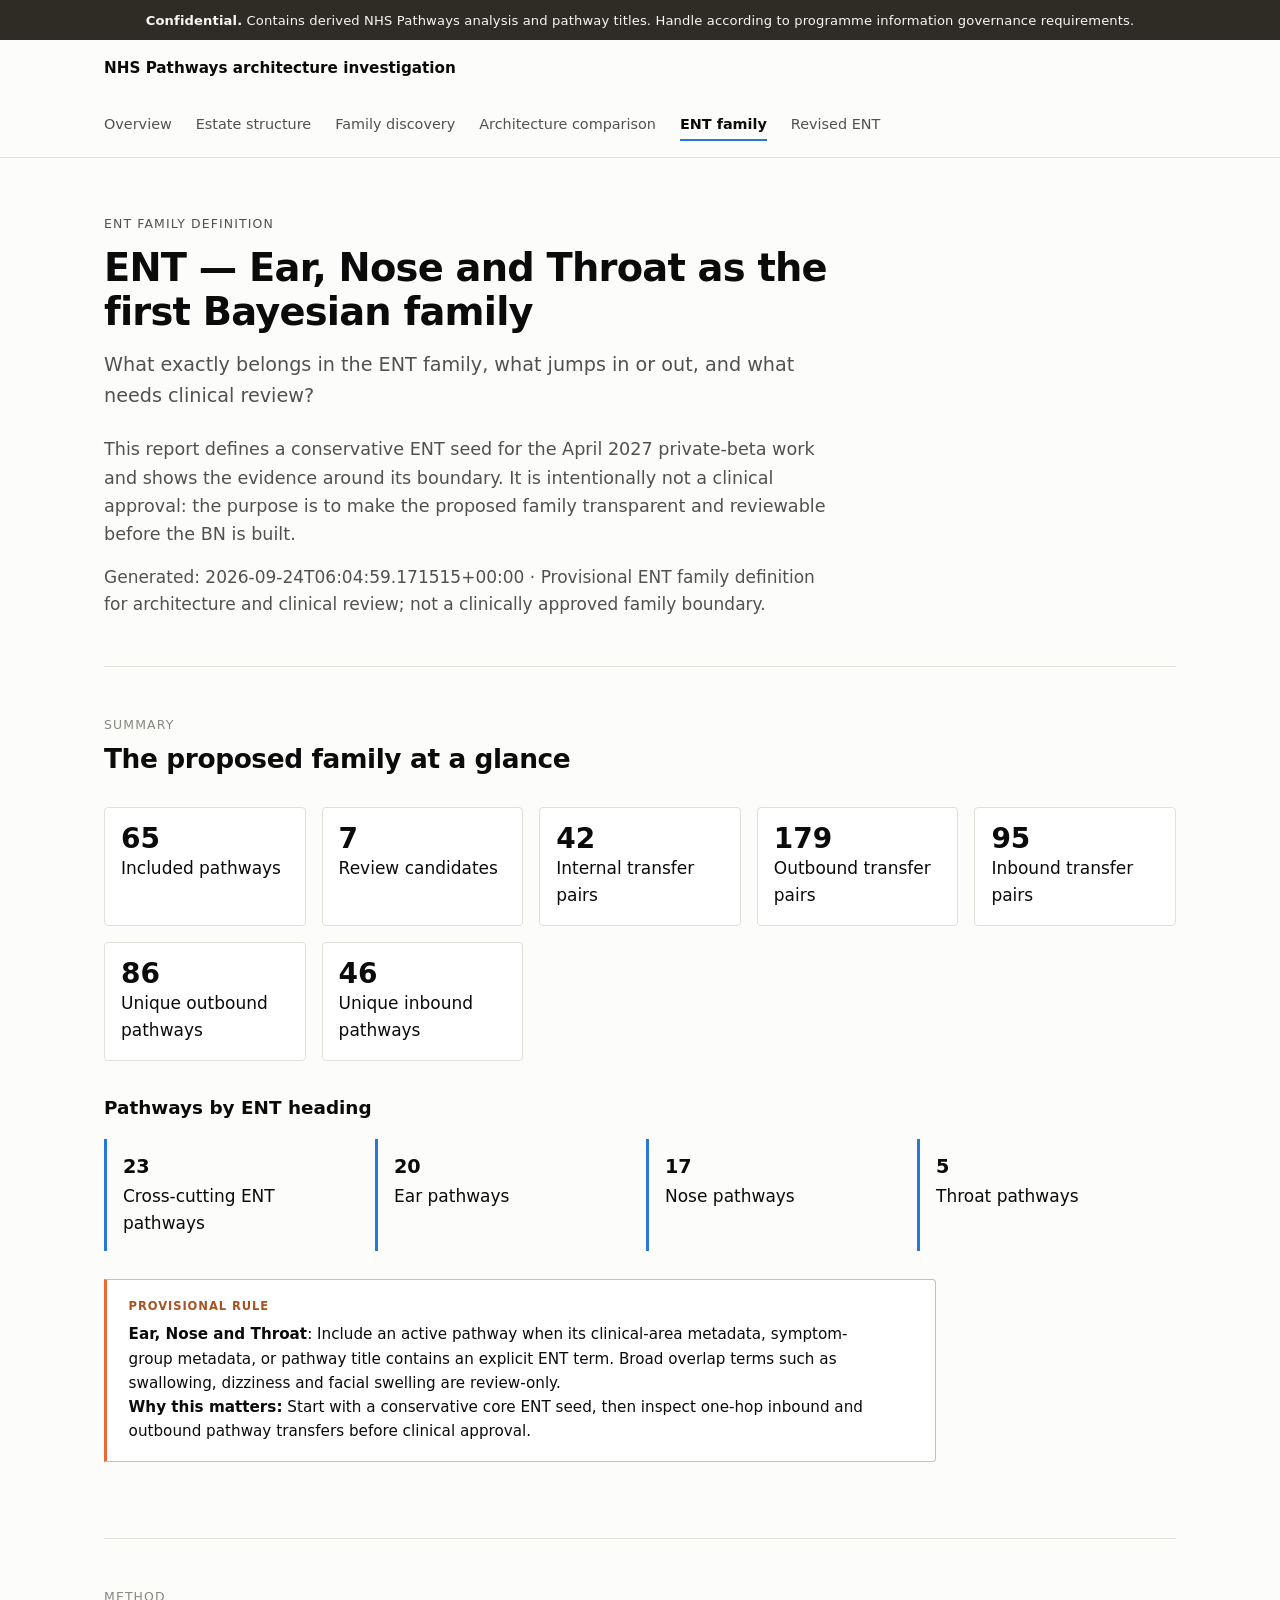
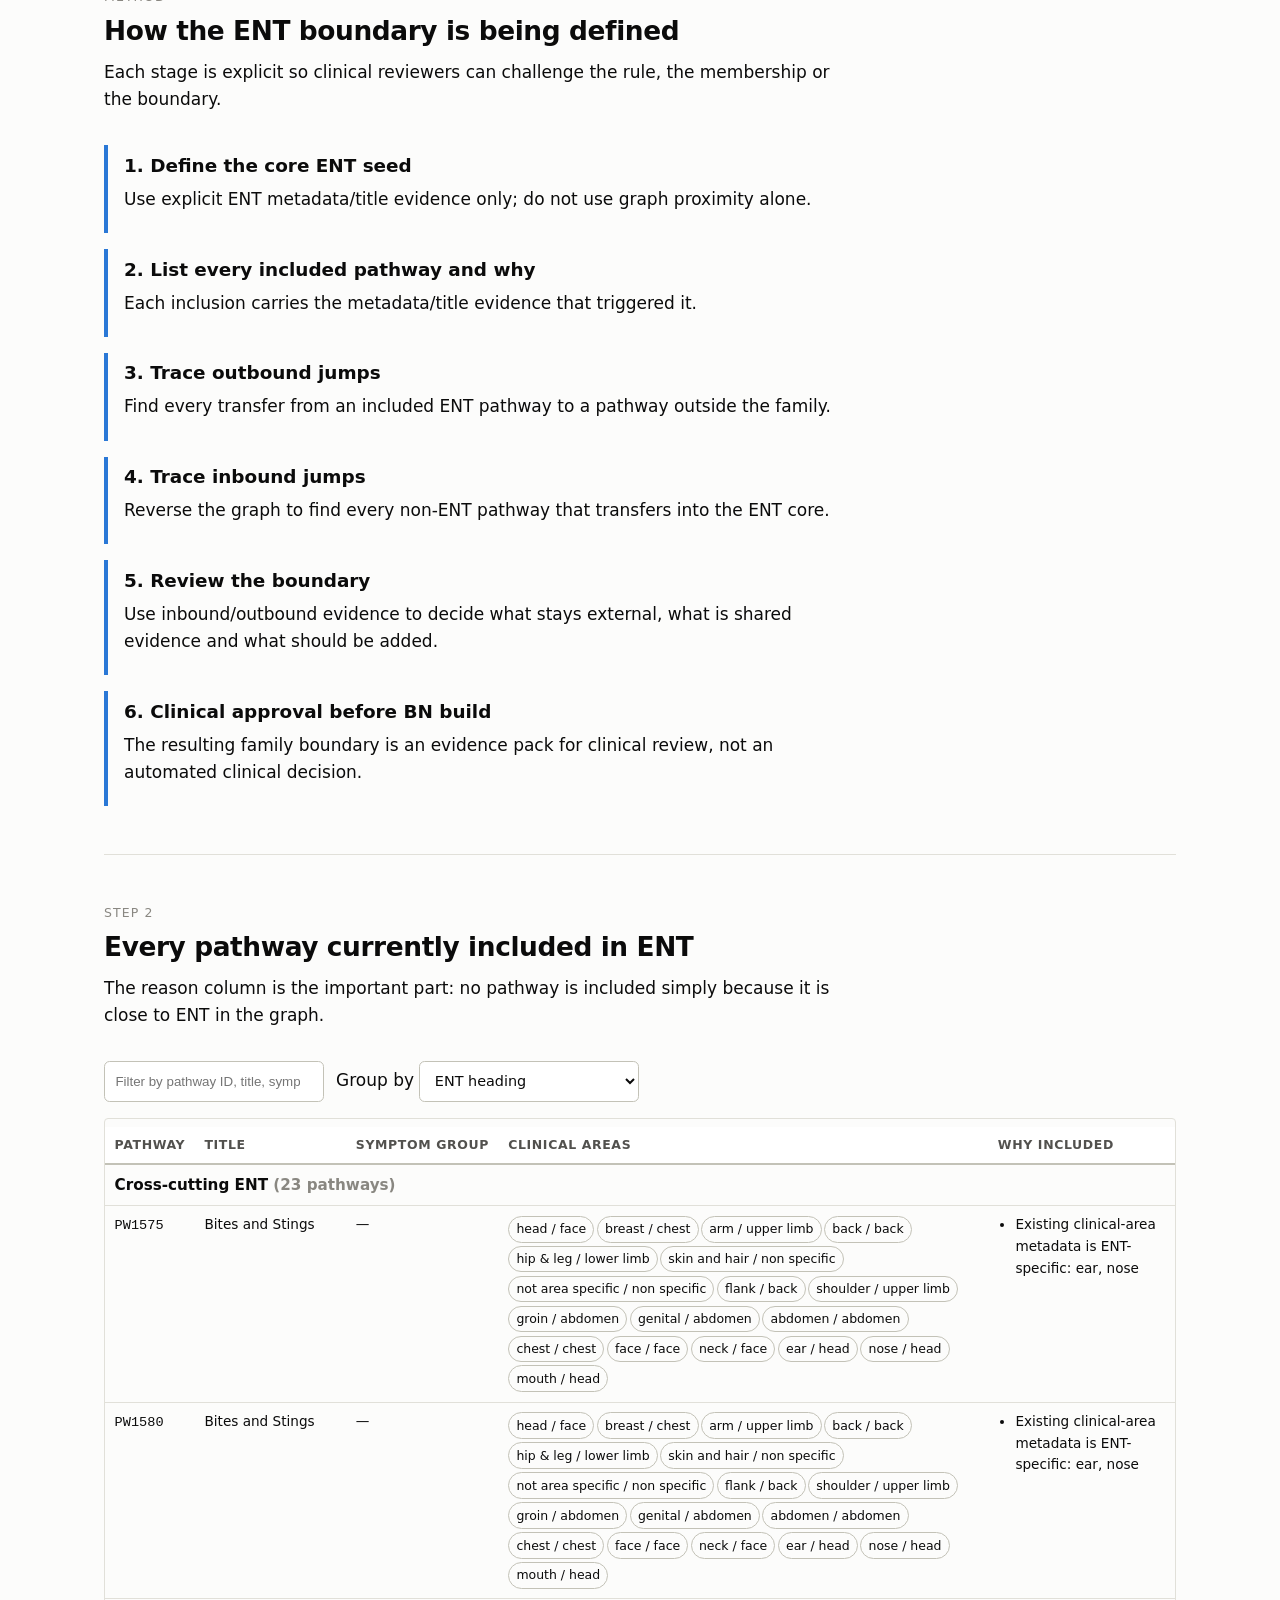
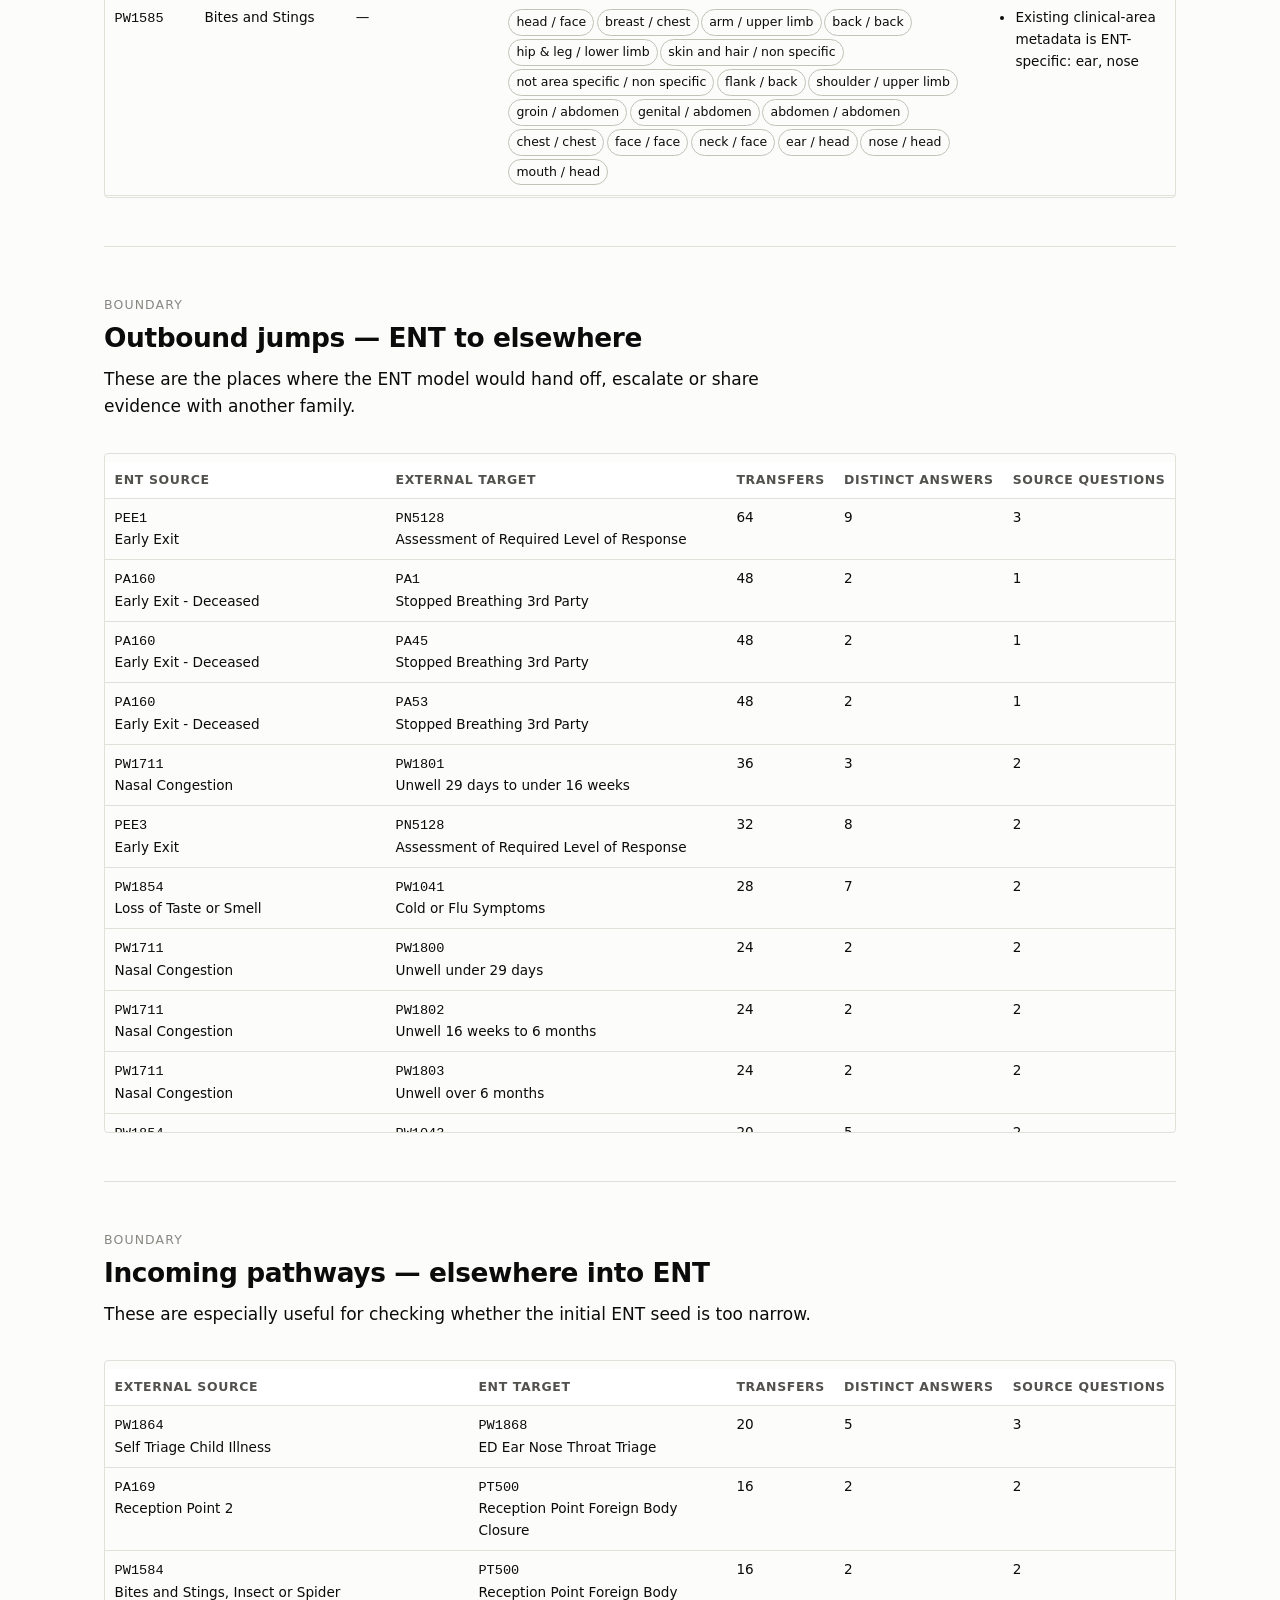
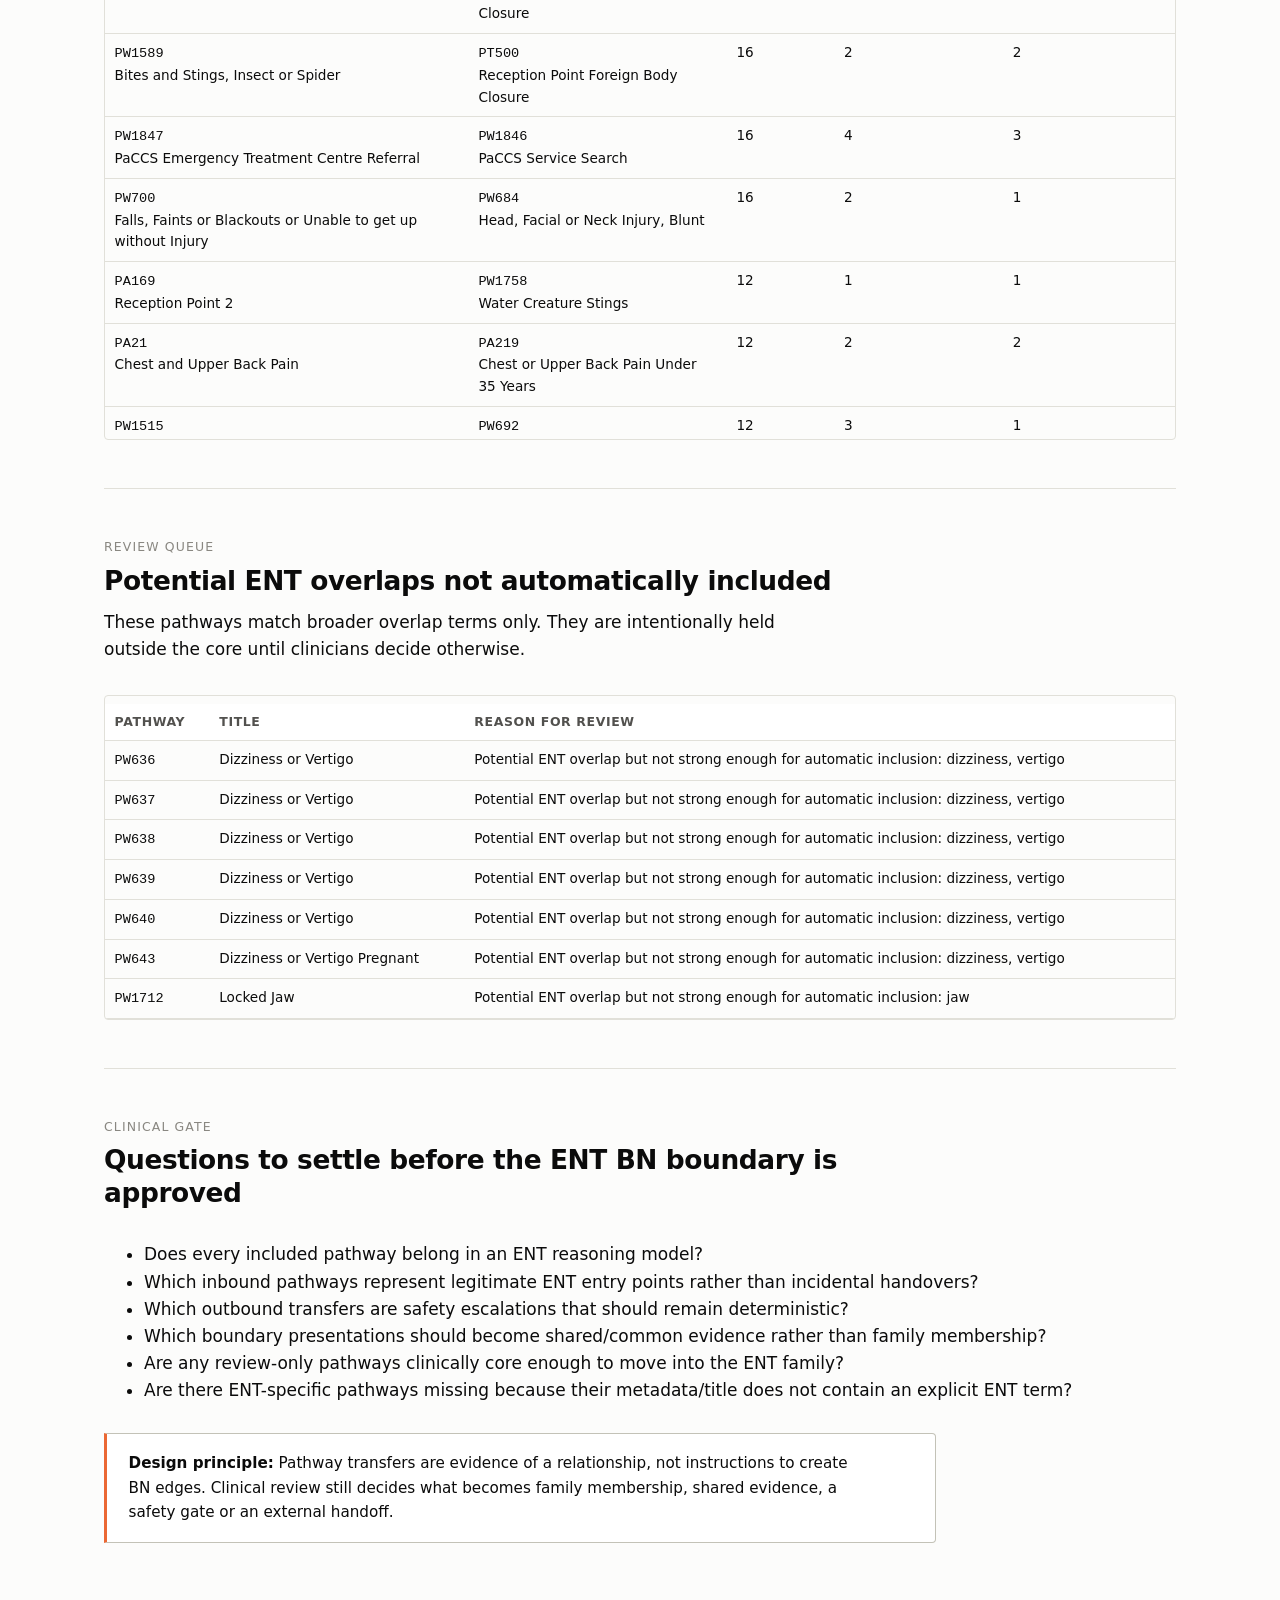
<file: Data Outputs/pathways-analysis/reports/ent.html>
<!DOCTYPE html>
<html lang="en-GB">
<head>
<meta charset="utf-8">
<meta name="viewport" content="width=device-width, initial-scale=1">
<meta name="robots" content="noindex, nofollow, noarchive">
<title>ENT Bayesian Family Evidence</title>
<link rel="stylesheet" href="css/report.css">
<style>
  .ent-grid{display:grid;grid-template-columns:repeat(auto-fit,minmax(180px,1fr));gap:1rem;margin:1.5rem 0}
  .ent-stat{border:1px solid var(--rule);border-radius:var(--radius);padding:1rem;background:var(--surface-raised)}
  .ent-stat strong{display:block;font-size:1.75rem;line-height:1.1}
  .ent-steps{counter-reset:step;display:grid;gap:1rem}
  .ent-step{border-left:4px solid var(--series-1,#2a78d6);padding:.25rem 0 .25rem 1rem}
  .ent-step h3{margin:.1rem 0 .35rem}
  .filter-row{display:flex;gap:.75rem;flex-wrap:wrap;margin:1rem 0}
  .filter-row input,.filter-row select{min-width:220px;padding:.65rem;border:1px solid var(--rule-strong);border-radius:.35rem;background:var(--surface-raised)}
  .group-row td{background:var(--surface);font-weight:700;font-size:.95rem;border-top:2px solid var(--rule-strong)}
  .section-summary{display:grid;grid-template-columns:repeat(auto-fit,minmax(210px,1fr));gap:.75rem;margin:1rem 0 1.5rem}
  .section-summary__item{padding:.85rem 1rem;border-left:3px solid var(--series-1,#2a78d6);background:var(--surface)}
  .section-summary__item strong{display:block;font-size:1.2rem}
  .data-table{width:100%;border-collapse:collapse;font-size:.9rem}
  .data-table th,.data-table td{padding:.65rem;border-bottom:1px solid var(--rule);vertical-align:top;text-align:left}
  .data-table th{position:sticky;top:0;background:var(--surface-raised);z-index:1}
  .table-wrap{overflow:auto;max-height:680px;border:1px solid var(--rule);border-radius:var(--radius)}
  .reason-list{margin:0;padding-left:1.1rem}
  .muted{color:var(--ink-muted)}
  .pill{display:inline-block;padding:.15rem .45rem;border:1px solid var(--rule-strong);border-radius:999px;margin:.1rem .15rem .1rem 0;font-size:.78rem}
</style>
</head>
<body>
<div class="confidentiality-banner" data-confidentiality>
  <strong>Confidential.</strong> Contains derived NHS Pathways analysis.
</div>
<header class="site-header">
  <div class="site-header__inner">
    <p class="site-header__title"><a href="index.html">NHS Pathways architecture investigation</a></p>
    <nav class="site-nav" aria-label="Report sections">
      <a href="index.html">Overview</a>
      <a href="phase1.html">Estate structure</a>
      <a href="phase2.html">Family discovery</a>
      <a href="phase3.html">Architecture comparison</a>
      <a href="ent.html">ENT family</a>
      <a href="revised-ent.html">Revised ENT</a>
    </nav>
  </div>
</header>
<main id="report">
  <div class="page-intro">
    <p class="page-intro__eyebrow">ENT Family Definition</p>
    <h1>ENT — Ear, Nose and Throat as the first Bayesian family</h1>
    <p class="page-intro__question">What exactly belongs in the ENT family, what jumps in or out, and what needs clinical review?</p>
    <p class="lede">
      This report defines a conservative ENT seed for the April 2027 private-beta work and
      shows the evidence around its boundary. It is intentionally not a clinical approval:
      the purpose is to make the proposed family transparent and reviewable before the BN is built.
    </p>
    <p class="muted">Generated: <span data-meta-generated></span> · <span data-meta-scope></span></p>
  </div>

  <div id="load-status" class="callout"><p>Loading ENT evidence…</p></div>

  <section class="report-section" hidden>
    <div class="section-head"><span class="section-head__number">Summary</span><h2>The proposed family at a glance</h2></div>
    <div class="ent-grid" id="summary-cards"></div>
    <h3>Pathways by ENT heading</h3>
    <div class="section-summary" id="heading-summary"></div>
    <div class="callout" id="definition-note"></div>
  </section>

  <section class="report-section" hidden>
    <div class="section-head"><span class="section-head__number">Method</span><h2>How the ENT boundary is being defined</h2><p>Each stage is explicit so clinical reviewers can challenge the rule, the membership or the boundary.</p></div>
    <div class="ent-steps" id="steps"></div>
  </section>

  <section class="report-section" hidden>
    <div class="section-head"><span class="section-head__number">Step 2</span><h2>Every pathway currently included in ENT</h2><p>The reason column is the important part: no pathway is included simply because it is close to ENT in the graph.</p></div>
    <div class="filter-row">
      <input id="pathway-filter" type="search" placeholder="Filter by pathway ID, title, symptom group or reason">
      <label>Group by
        <select id="pathway-group">
          <option value="ent_heading">ENT heading</option>
          <option value="symptom_group">Symptom group</option>
          <option value="clinical_area">Clinical area</option>
          <option value="none">No grouping</option>
        </select>
      </label>
    </div>
    <div class="table-wrap"><table class="data-table"><thead><tr><th>Pathway</th><th>Title</th><th>Symptom group</th><th>Clinical areas</th><th>Why included</th></tr></thead><tbody id="included-body"></tbody></table></div>
  </section>

  <section class="report-section" hidden>
    <div class="section-head"><span class="section-head__number">Boundary</span><h2>Outbound jumps — ENT to elsewhere</h2><p>These are the places where the ENT model would hand off, escalate or share evidence with another family.</p></div>
    <div class="table-wrap"><table class="data-table"><thead><tr><th>ENT source</th><th>External target</th><th>Transfers</th><th>Distinct answers</th><th>Source questions</th></tr></thead><tbody id="outbound-body"></tbody></table></div>
  </section>

  <section class="report-section" hidden>
    <div class="section-head"><span class="section-head__number">Boundary</span><h2>Incoming pathways — elsewhere into ENT</h2><p>These are especially useful for checking whether the initial ENT seed is too narrow.</p></div>
    <div class="table-wrap"><table class="data-table"><thead><tr><th>External source</th><th>ENT target</th><th>Transfers</th><th>Distinct answers</th><th>Source questions</th></tr></thead><tbody id="inbound-body"></tbody></table></div>
  </section>

  <section class="report-section" hidden>
    <div class="section-head"><span class="section-head__number">Review queue</span><h2>Potential ENT overlaps not automatically included</h2><p>These pathways match broader overlap terms only. They are intentionally held outside the core until clinicians decide otherwise.</p></div>
    <div class="table-wrap"><table class="data-table"><thead><tr><th>Pathway</th><th>Title</th><th>Reason for review</th></tr></thead><tbody id="review-body"></tbody></table></div>
  </section>

  <section class="report-section" hidden>
    <div class="section-head"><span class="section-head__number">Clinical gate</span><h2>Questions to settle before the ENT BN boundary is approved</h2></div>
    <ul id="clinical-questions"></ul>
    <div class="callout"><p><strong>Design principle:</strong> Pathway transfers are evidence of a relationship, not instructions to create BN edges. Clinical review still decides what becomes family membership, shared evidence, a safety gate or an external handoff.</p></div>
  </section>
</main>
<script src="js/common.js"></script>
<script src="js/ent.js"></script>
</body>
</html>
</file>
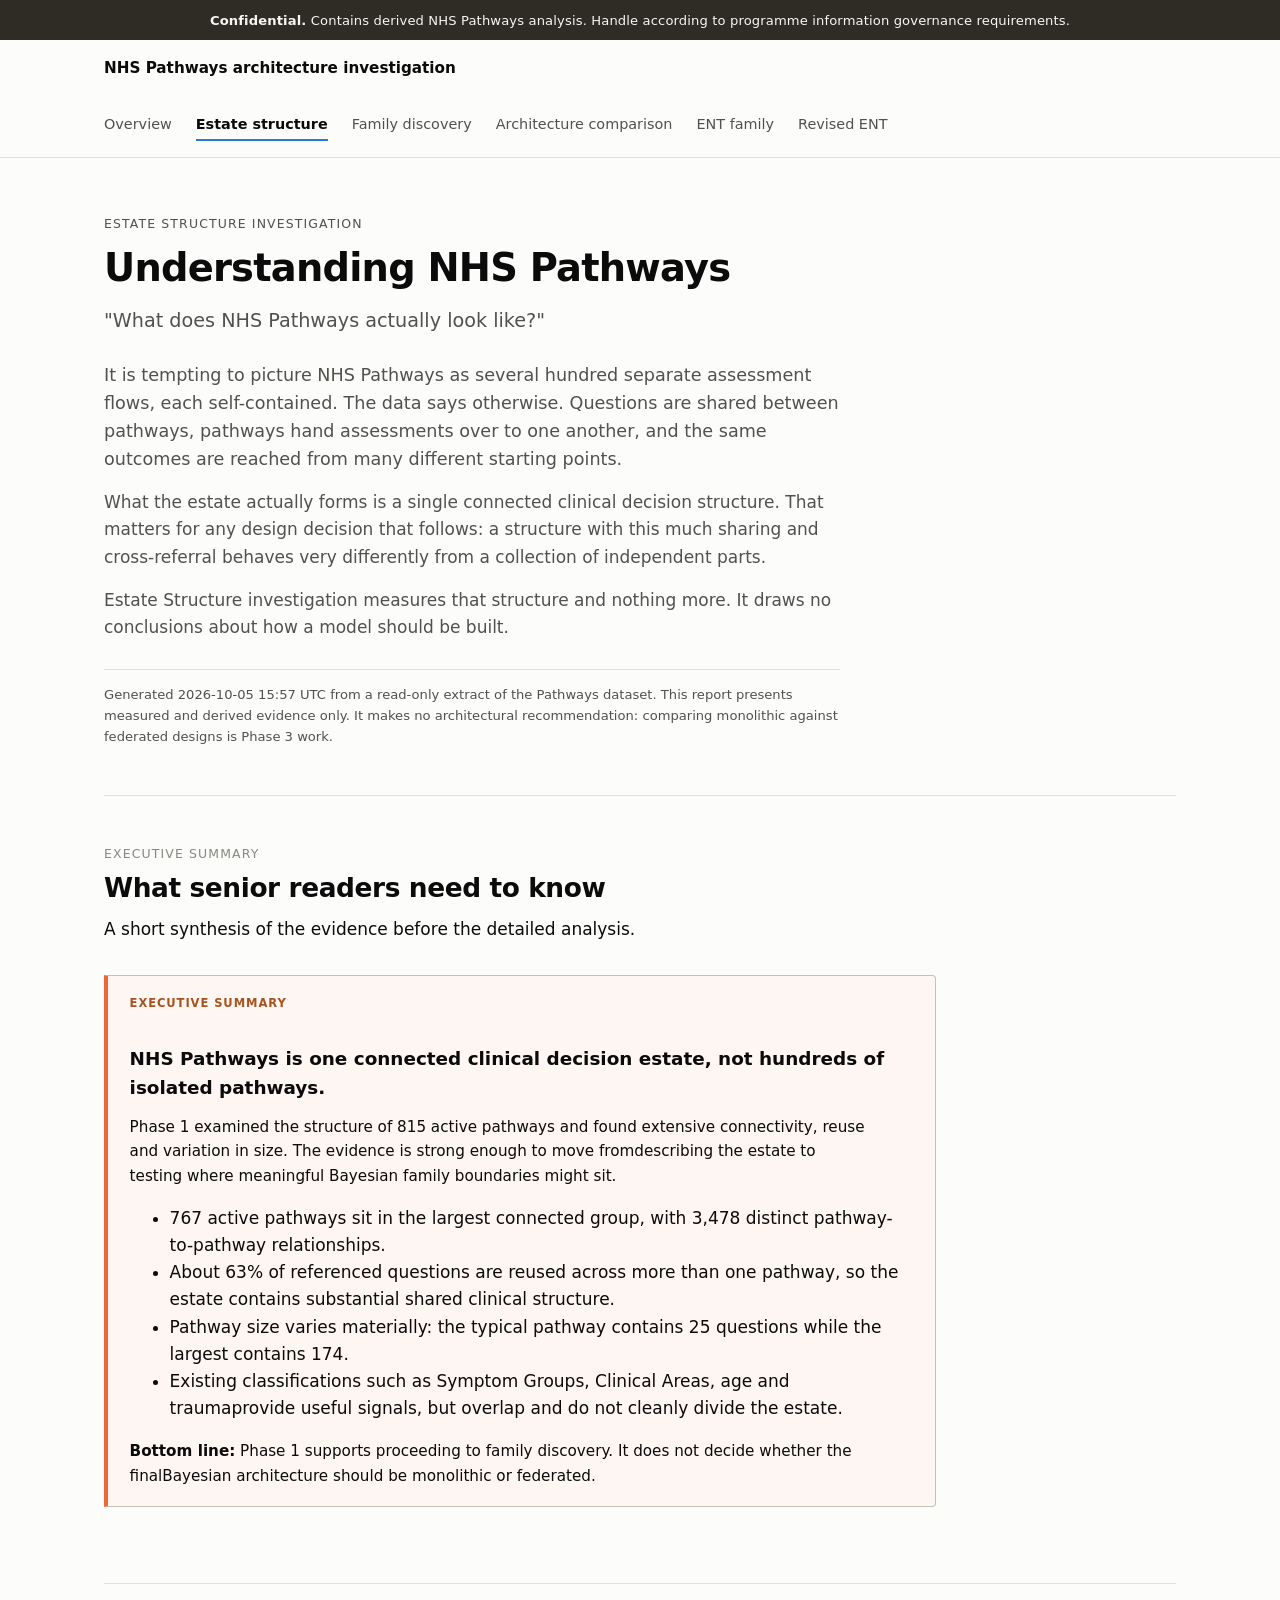
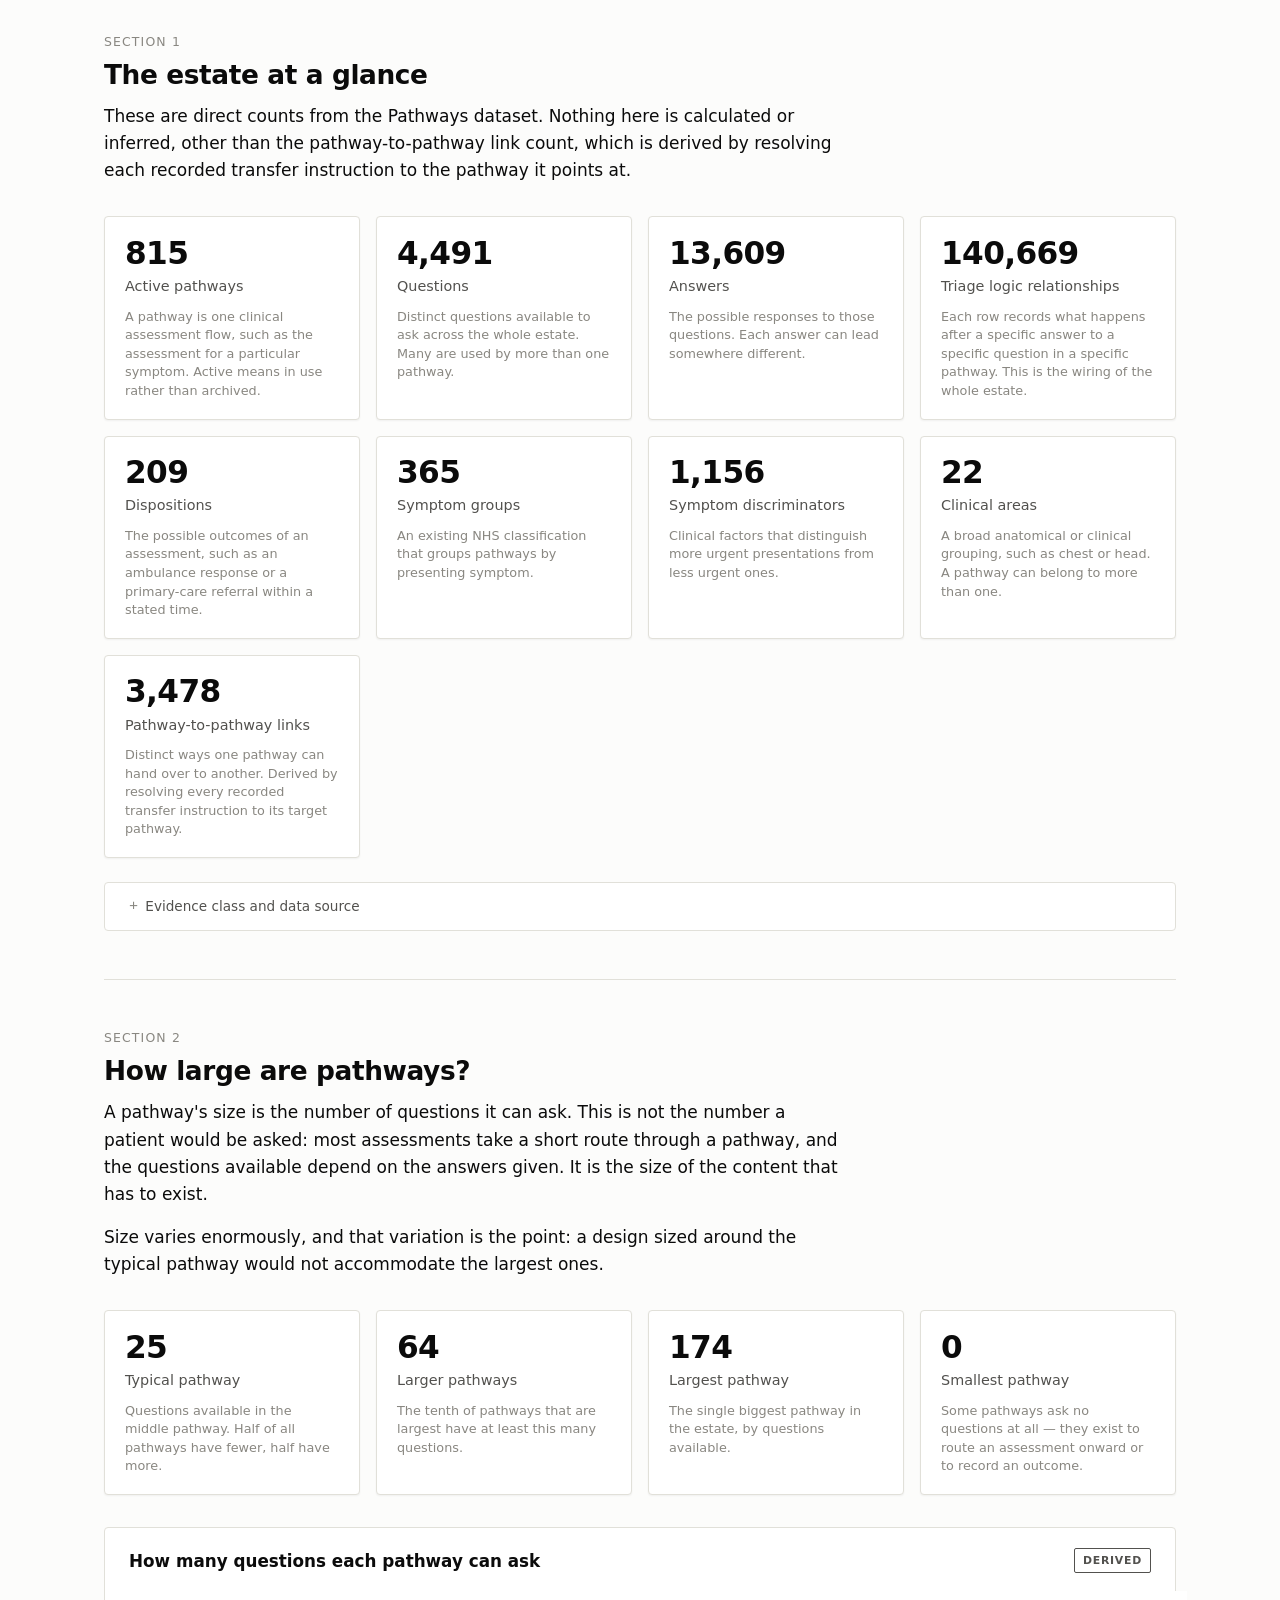
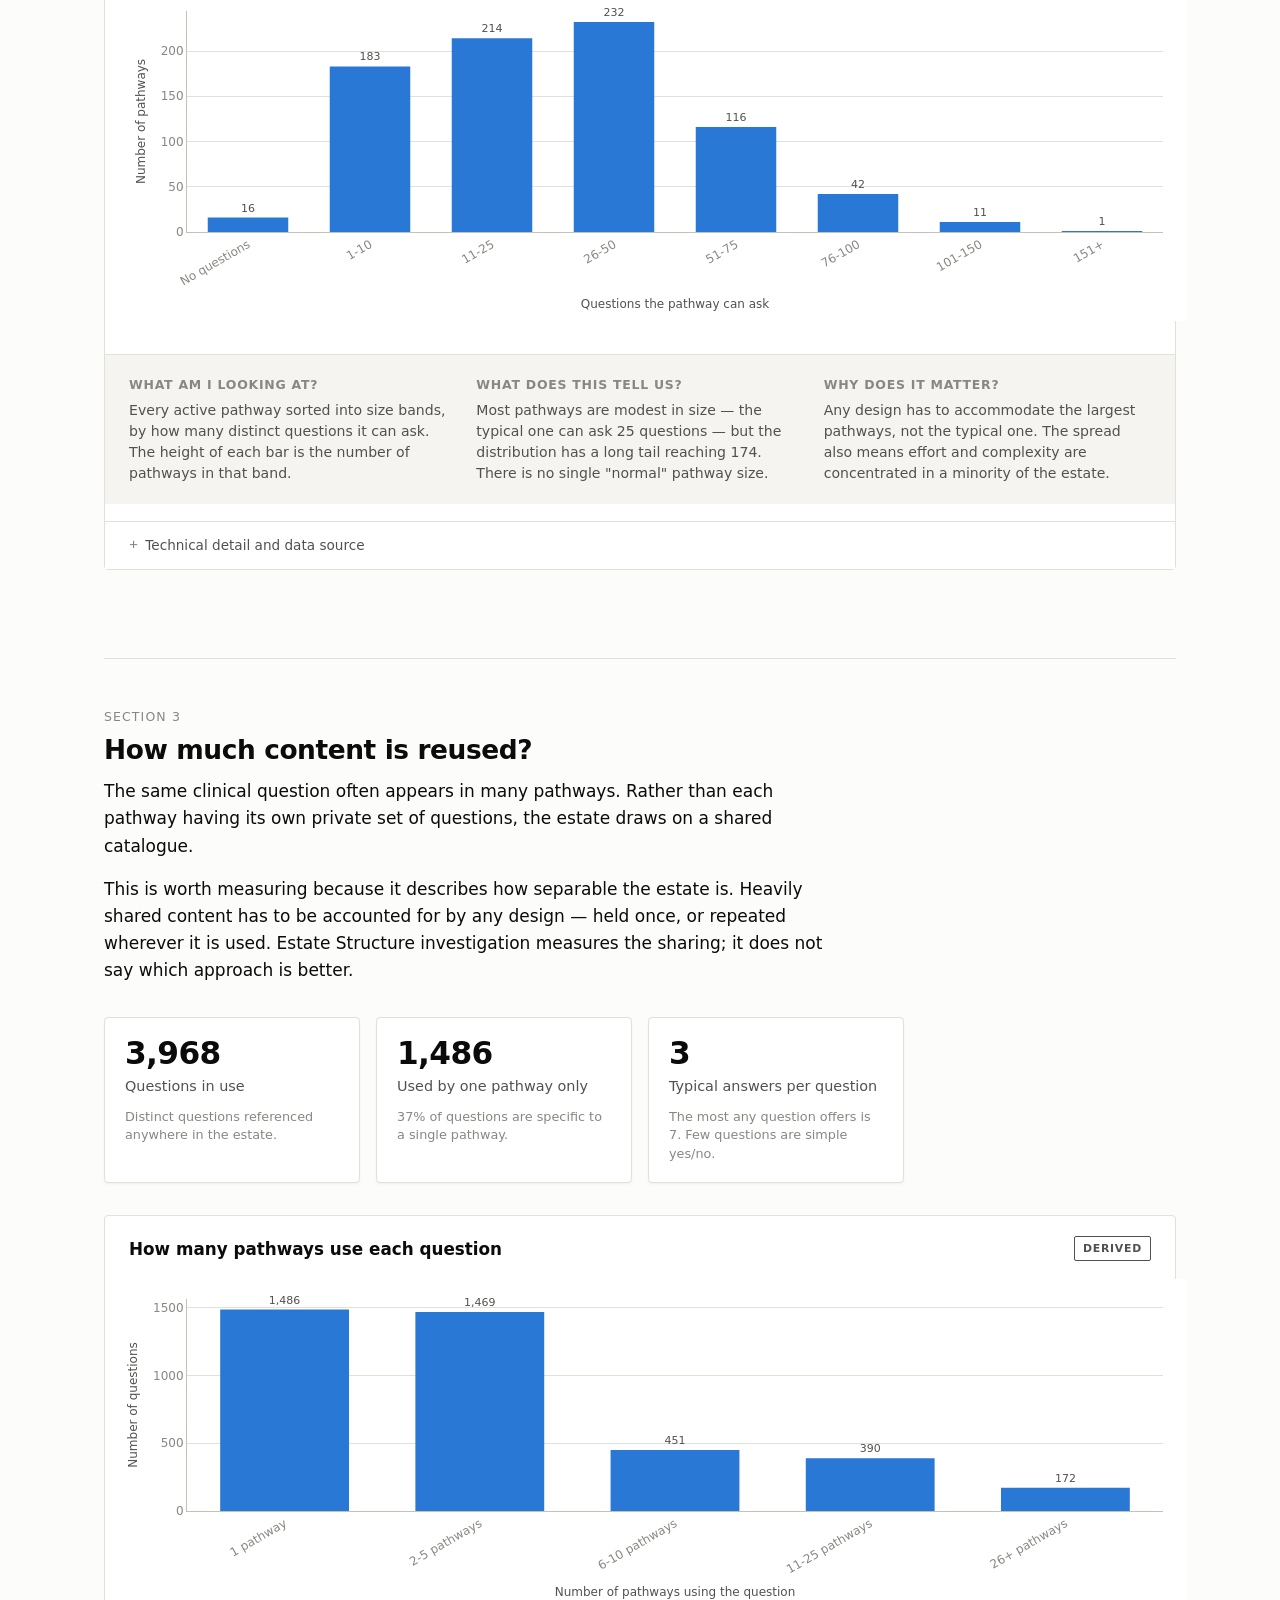
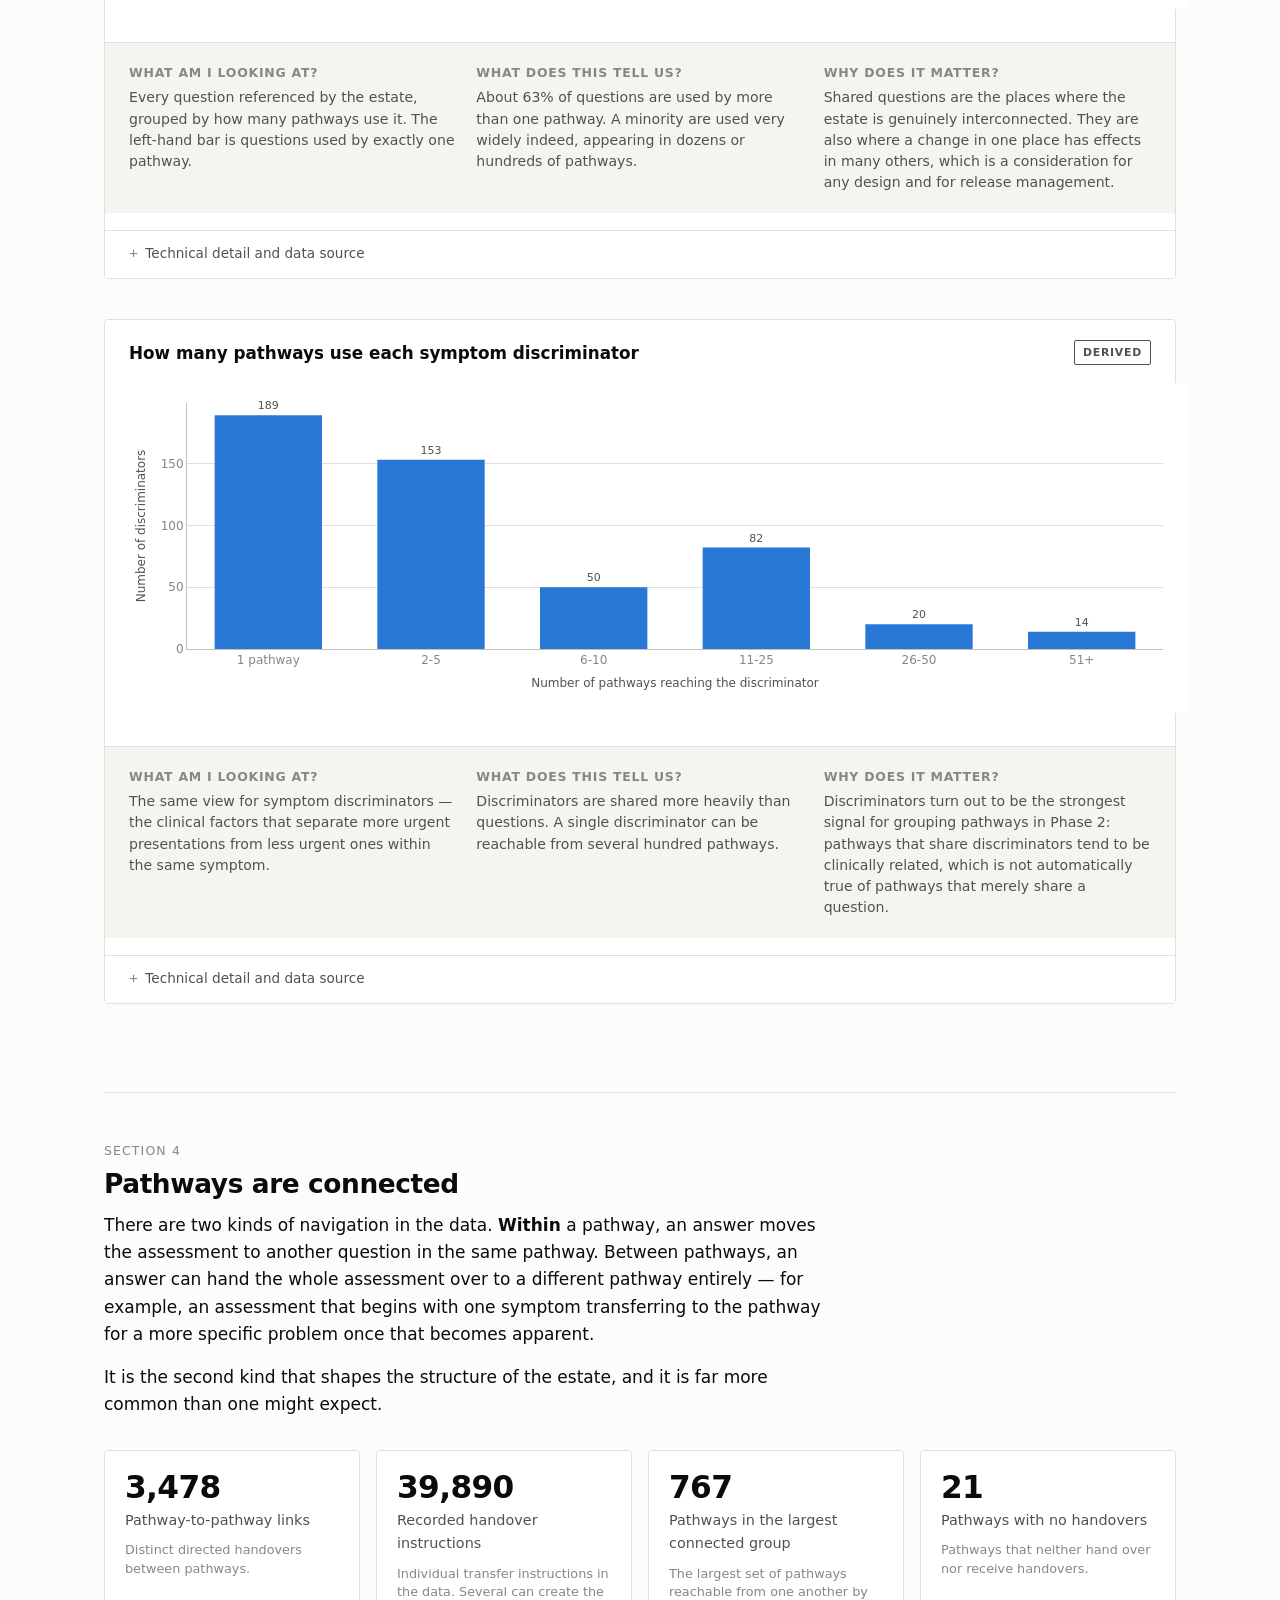
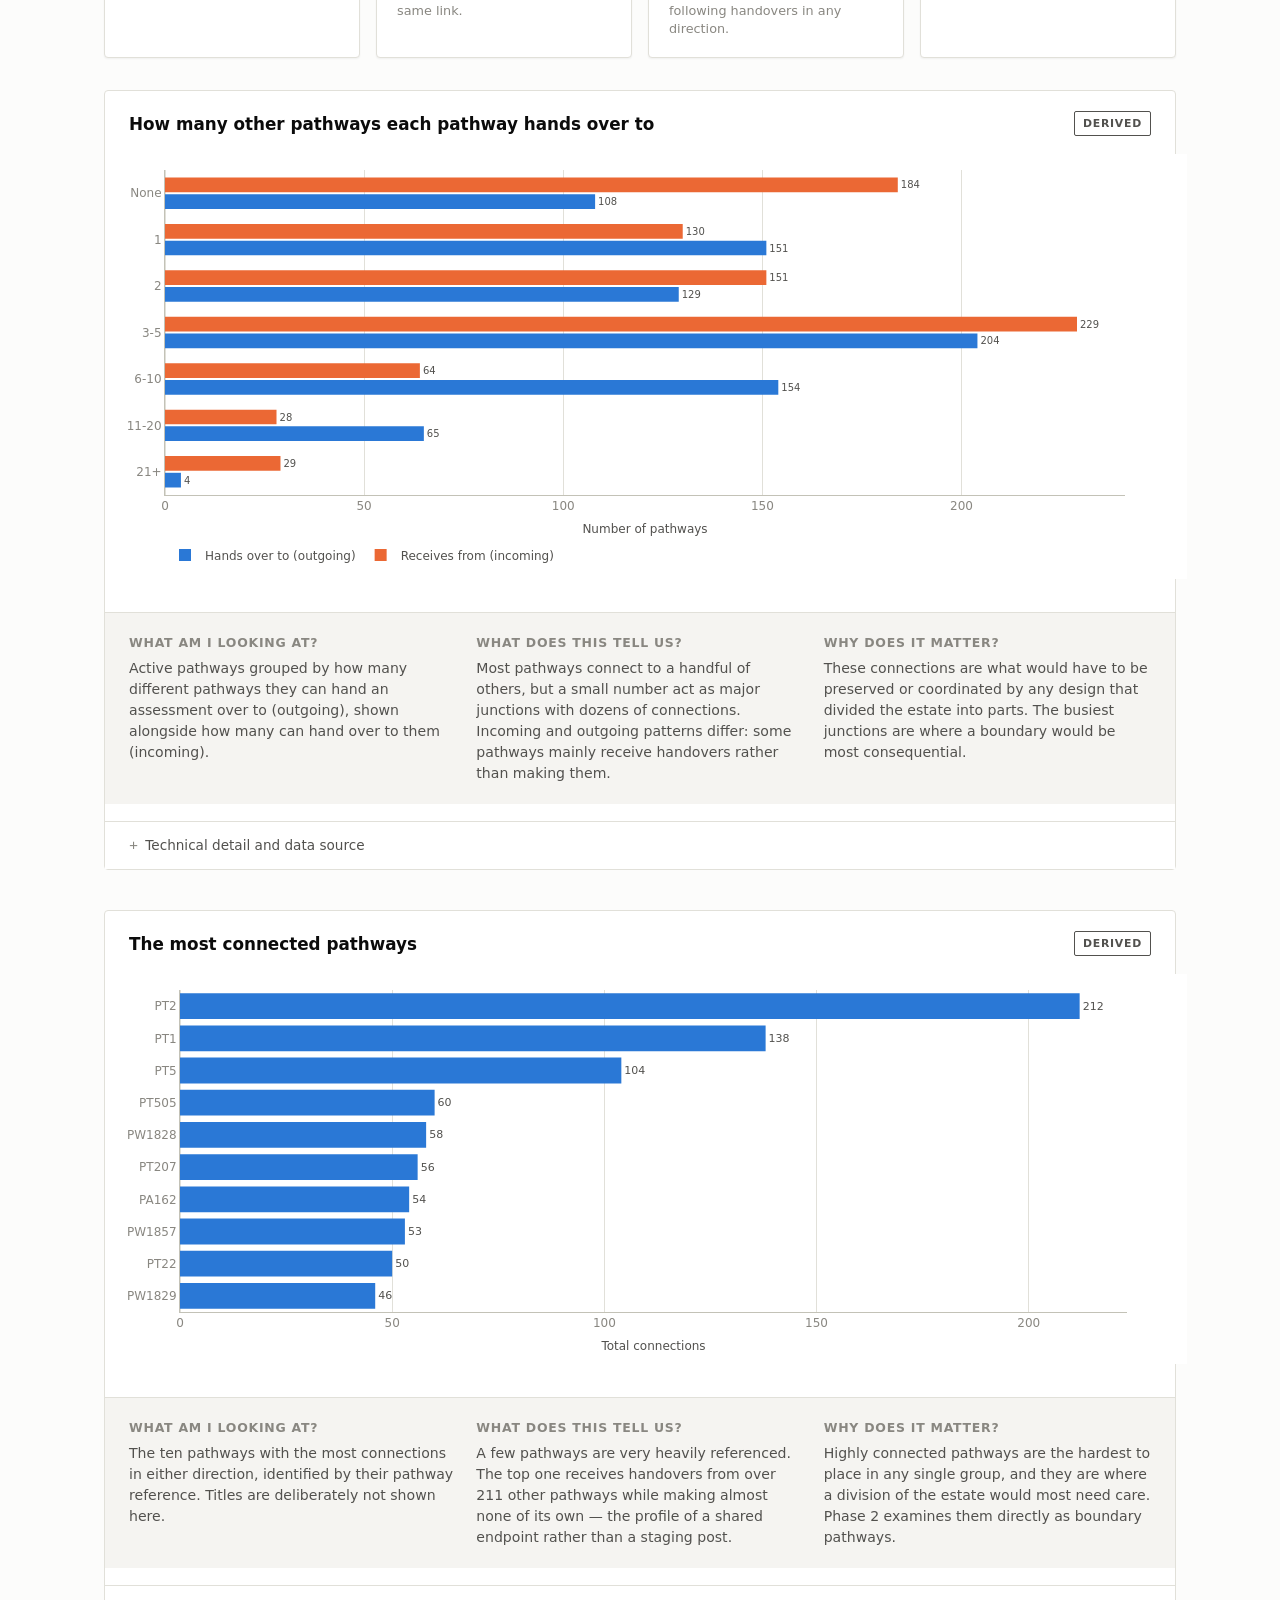
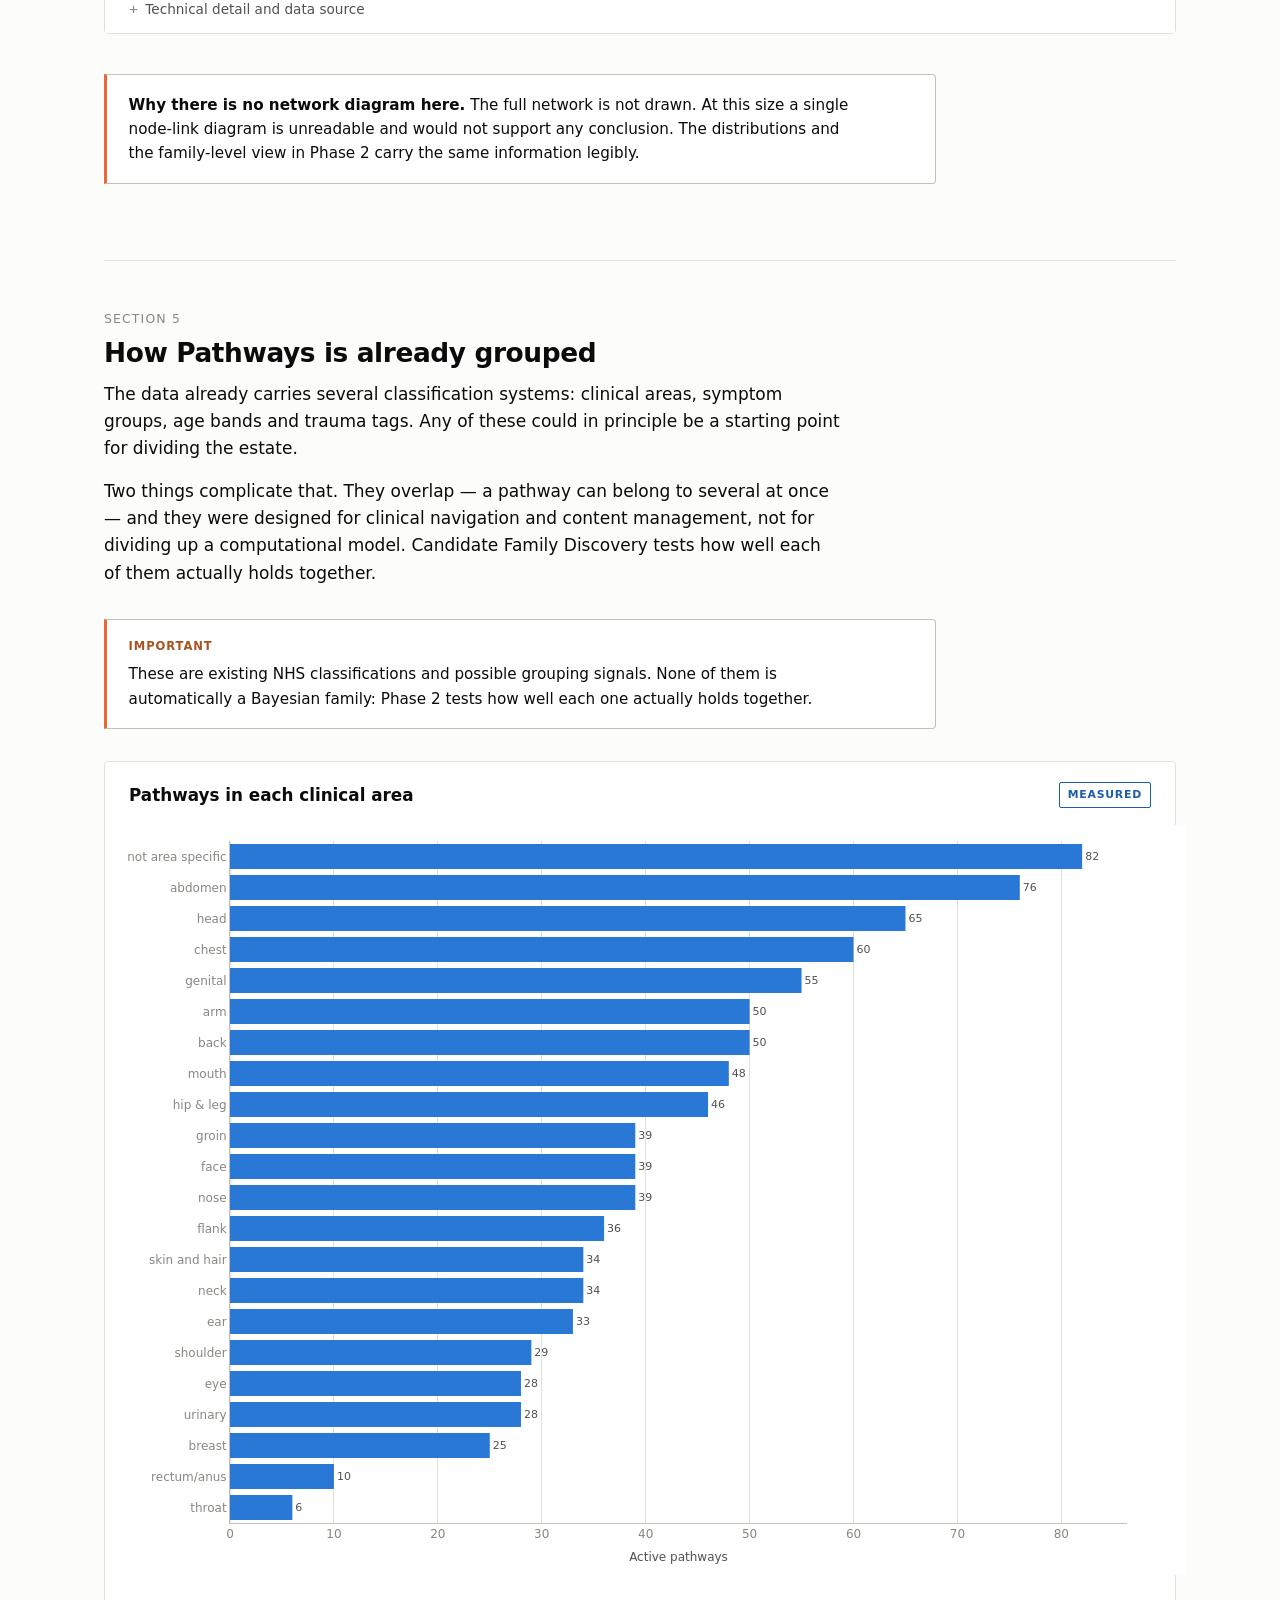
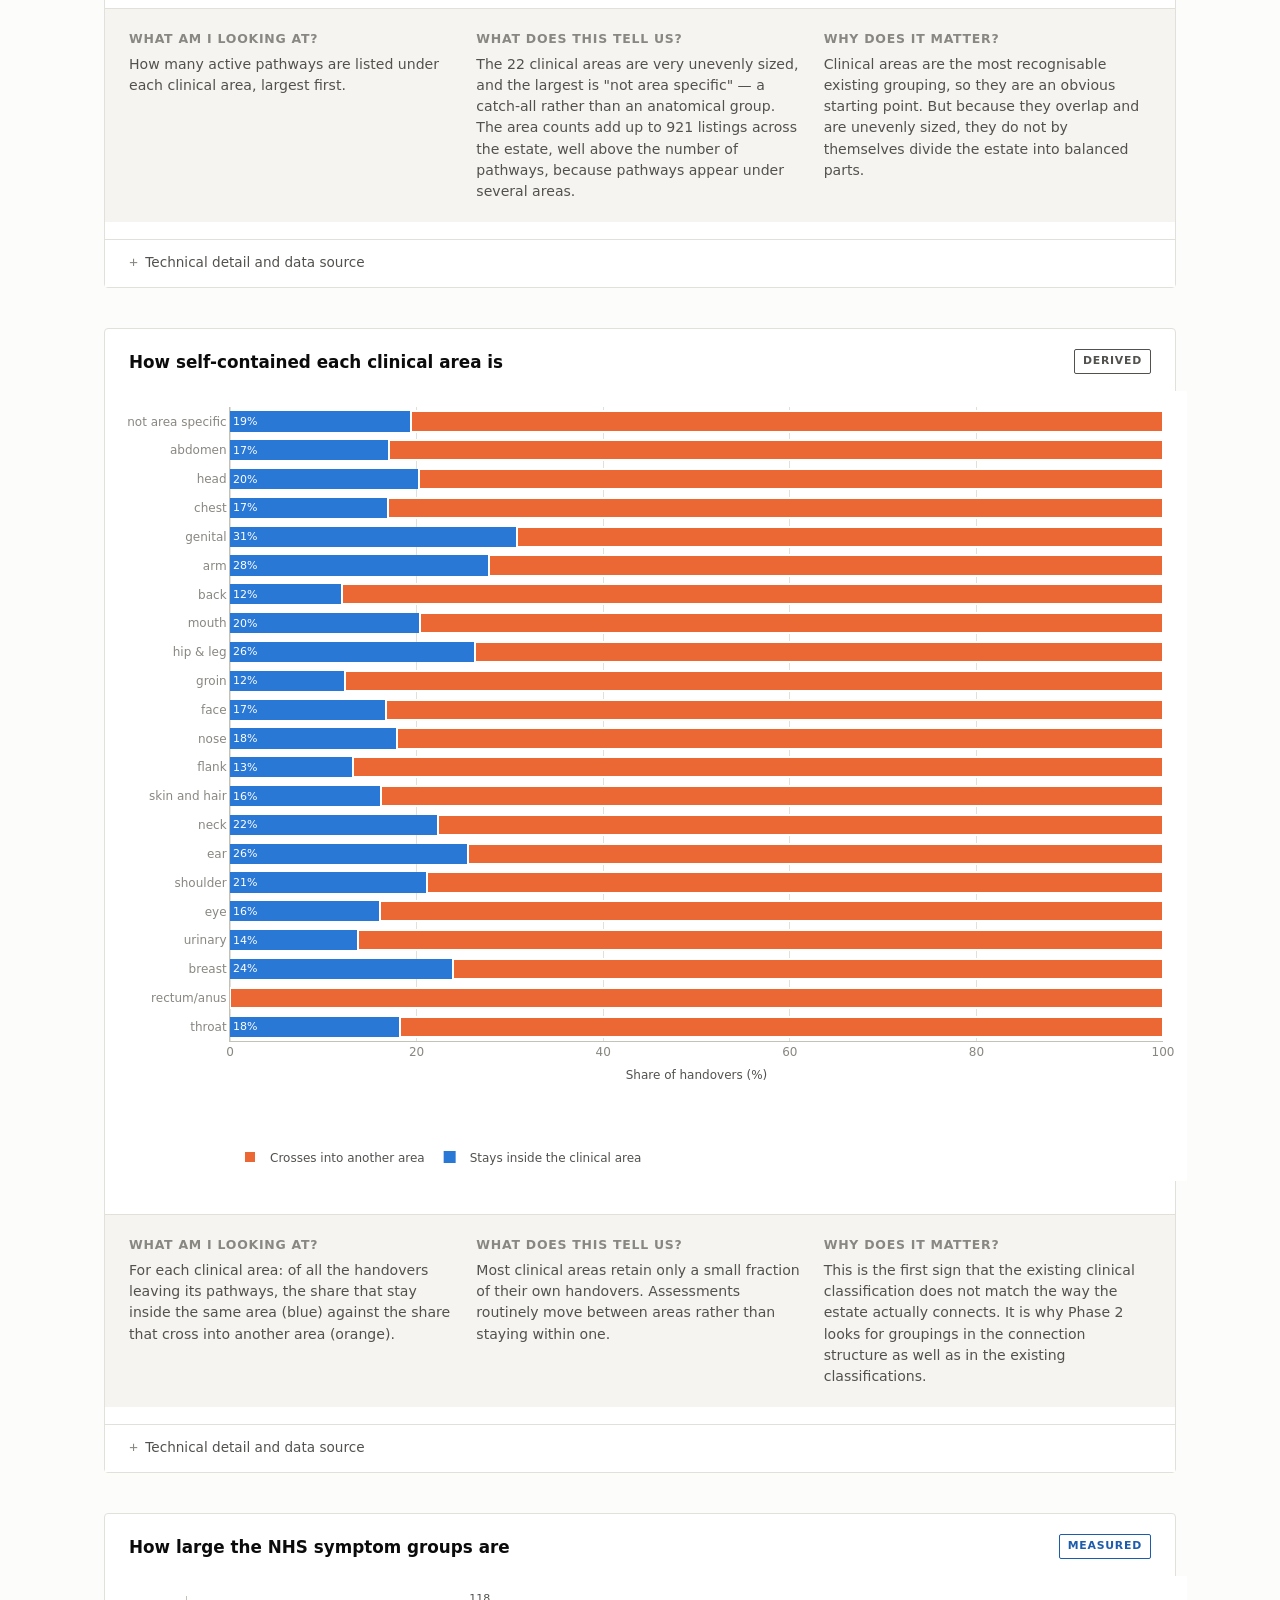
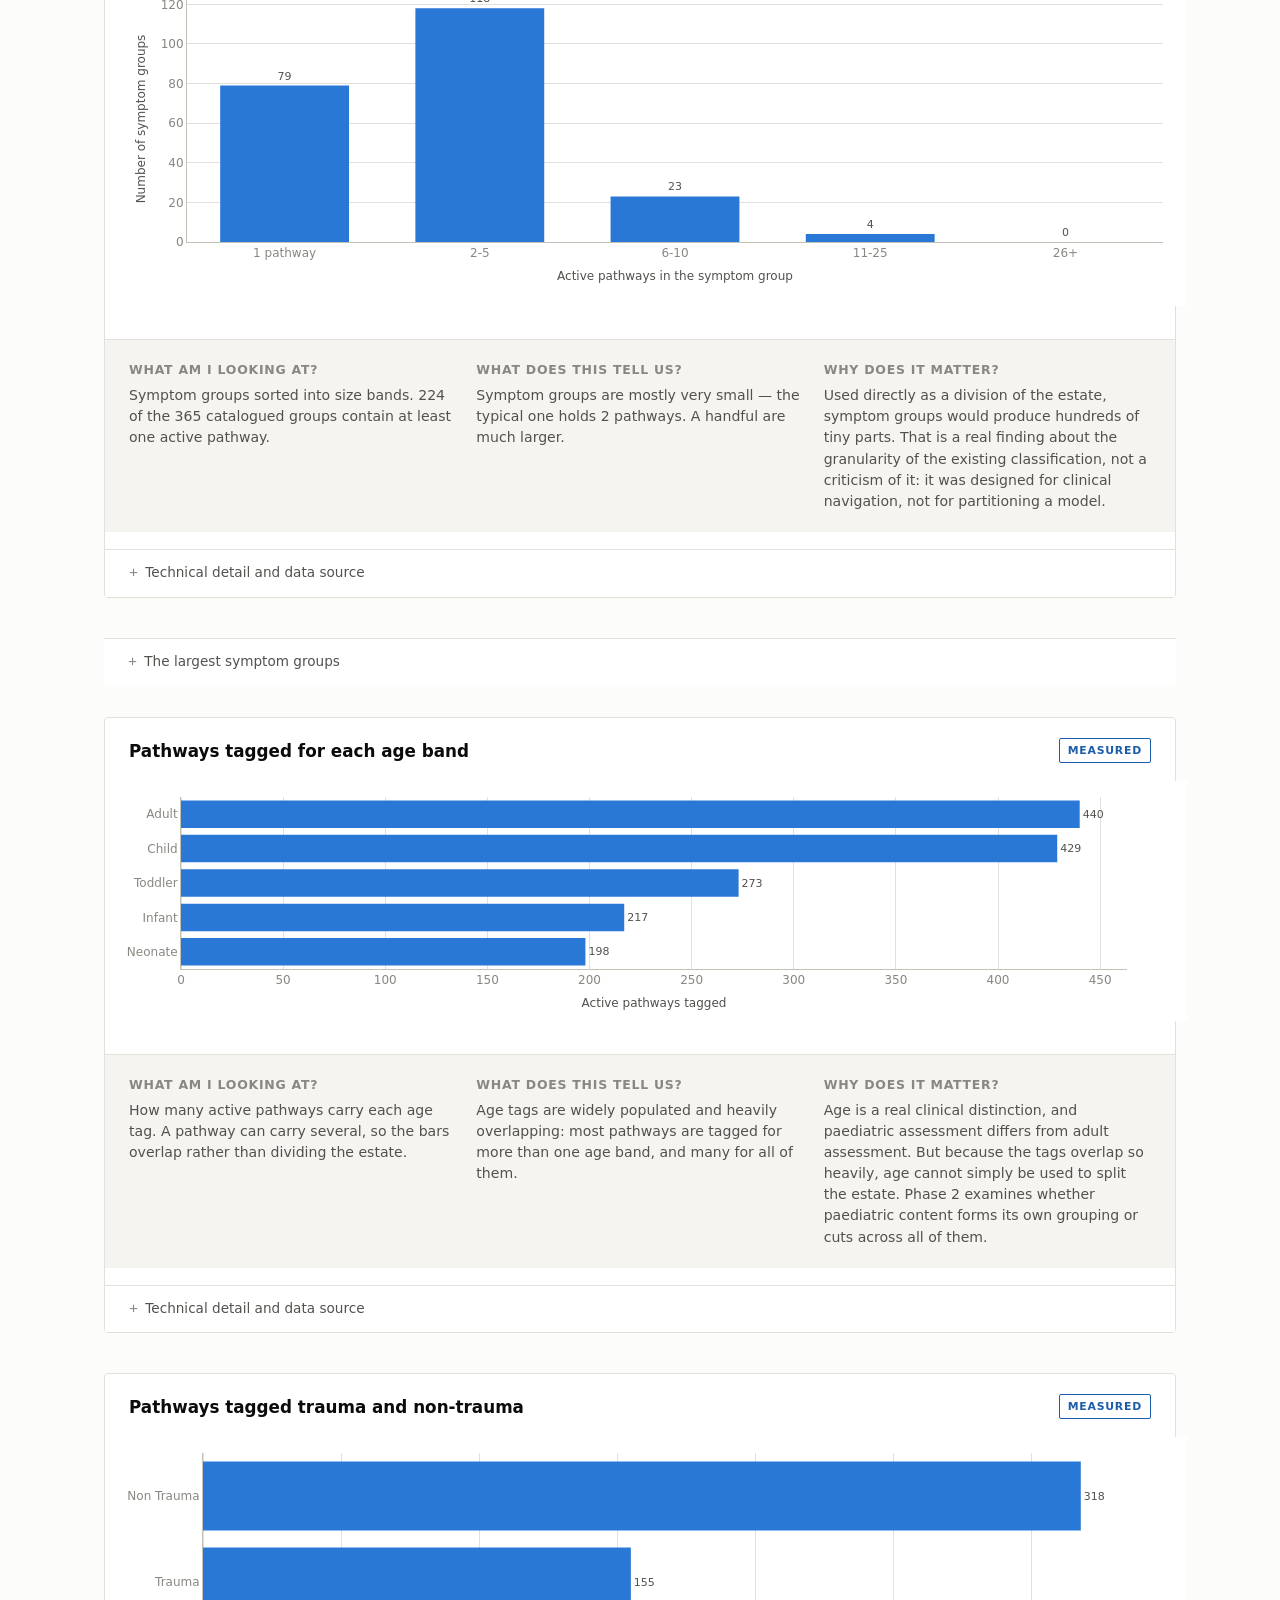
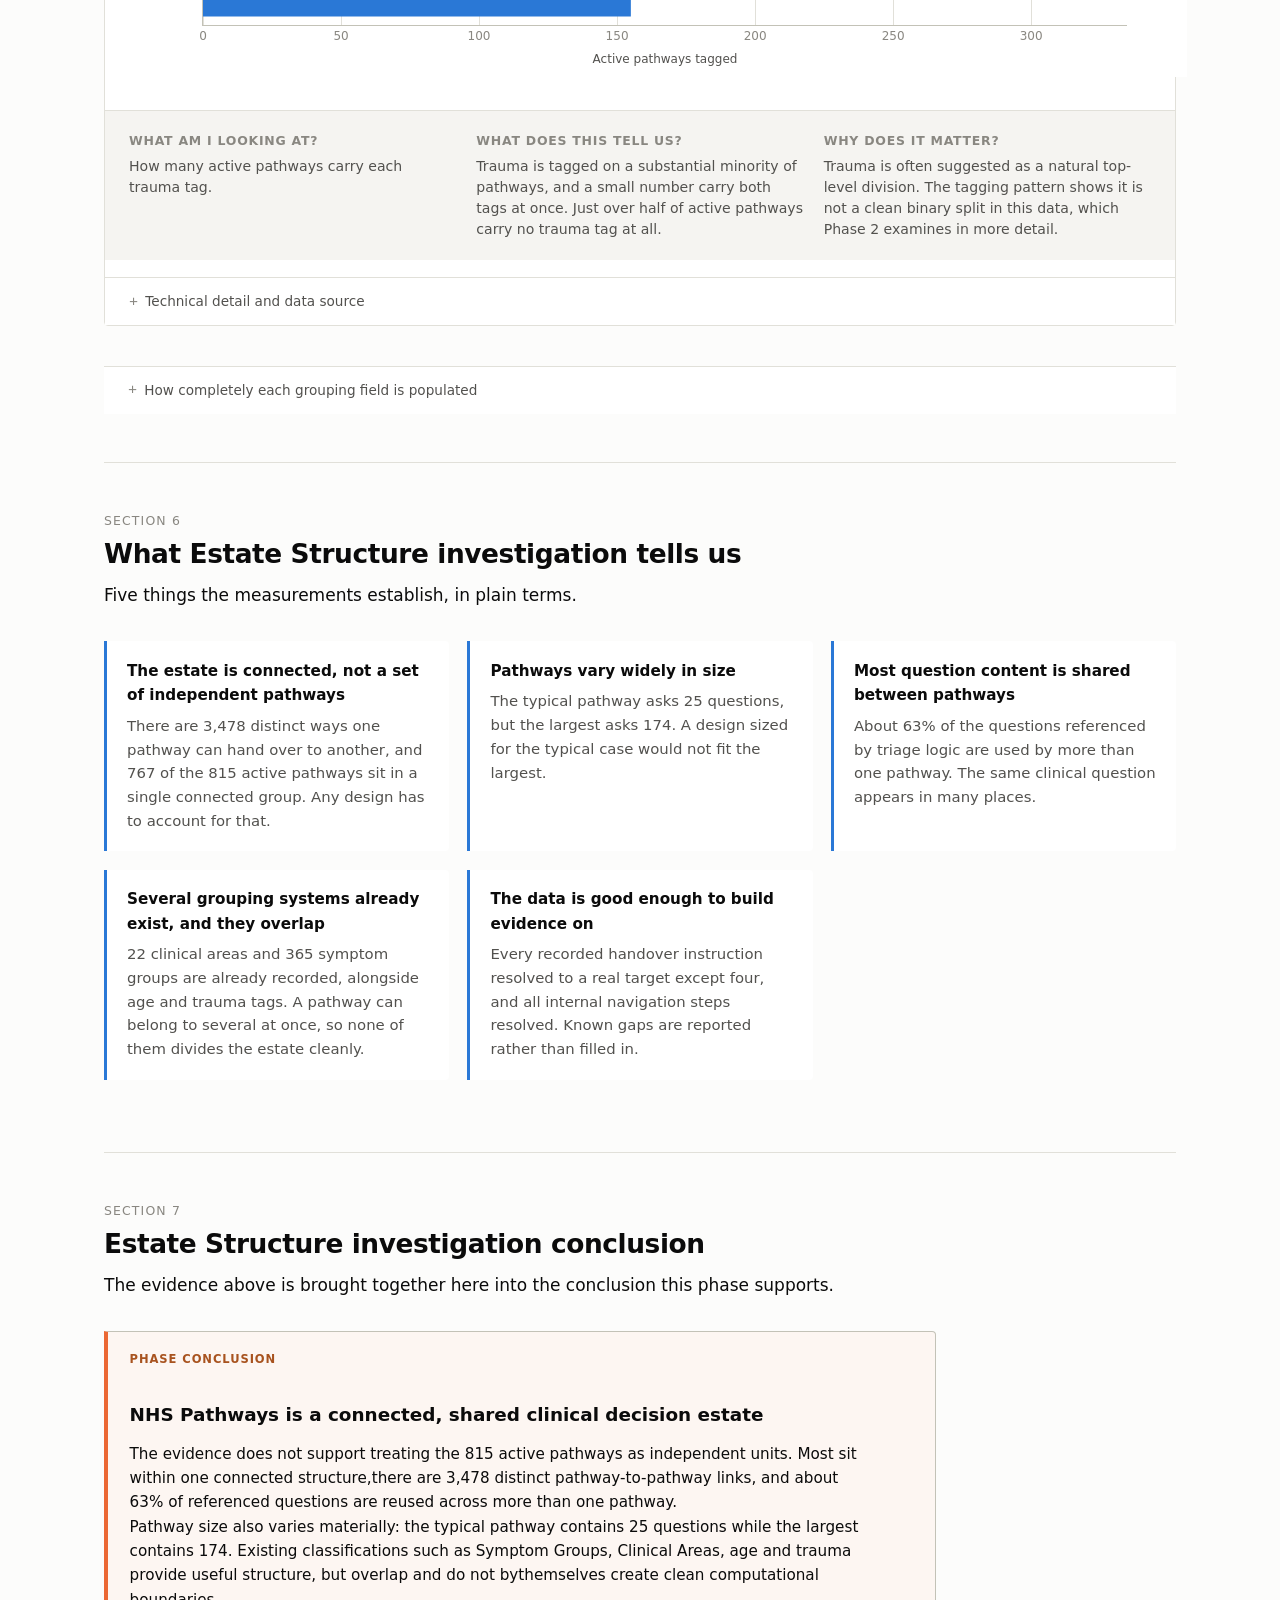
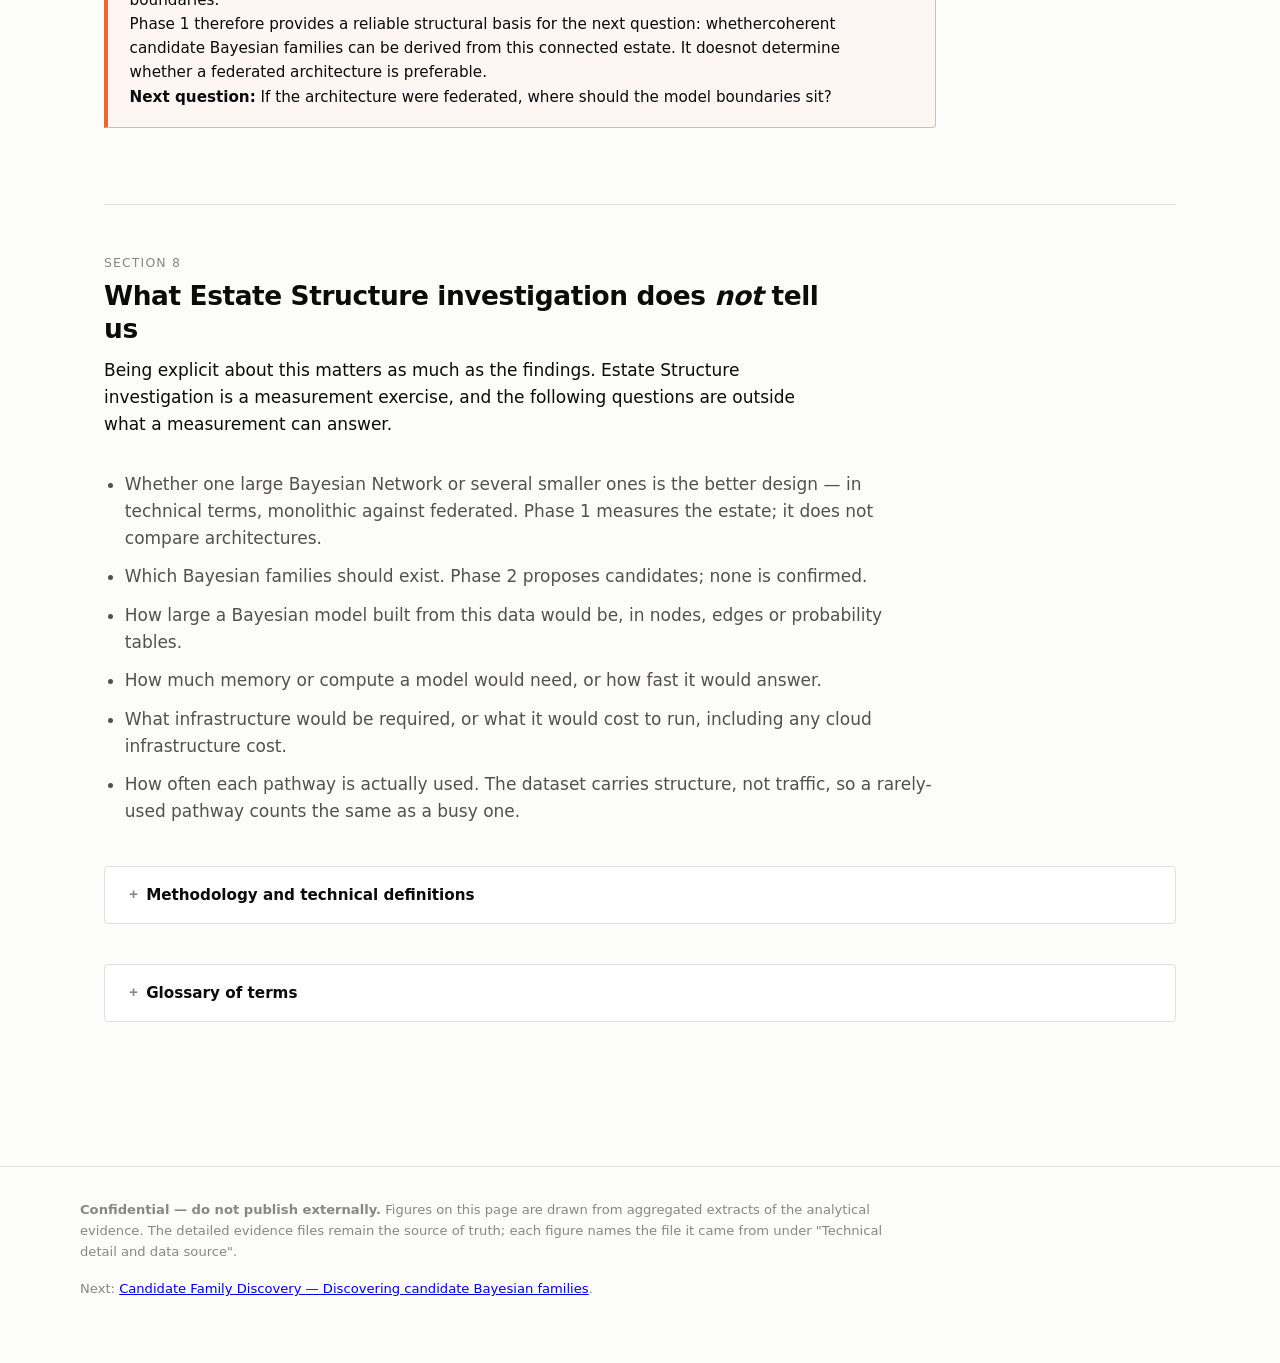
<file: Data Outputs/pathways-analysis/reports/phase1.html>
<!DOCTYPE html>
<html lang="en-GB">
<head>
<meta charset="utf-8">
<meta name="viewport" content="width=device-width, initial-scale=1">
<meta name="robots" content="noindex, nofollow, noarchive">
<title>Estate Structure — Understanding NHS Pathways</title>
<link rel="stylesheet" href="css/report.css">
</head>
<body>

<div class="confidentiality-banner" data-confidentiality>
  <strong>Confidential.</strong>
  Contains derived NHS Pathways analysis. Handle according to programme information
  governance requirements.
</div>

<header class="site-header">
  <div class="site-header__inner">
    <p class="site-header__title"><a href="index.html">NHS Pathways architecture investigation</a></p>
    <nav class="site-nav" aria-label="Report sections">
      <a href="index.html">Overview</a>
      <a href="phase1.html">Estate structure</a>
      <a href="phase2.html">Family discovery</a>
      <a href="phase3.html">Architecture comparison</a>
      <a href="ent.html">ENT family</a>
      <a href="revised-ent.html">Revised ENT</a>
    </nav>
  </div>
</header>

<main id="report">

  <div class="page-intro">
    <p class="page-intro__eyebrow">Estate Structure Investigation</p>
    <h1>Understanding NHS Pathways</h1>
    <p class="page-intro__question">"What does NHS Pathways actually look like?"</p>
    <p class="lede">
      It is tempting to picture NHS Pathways as several hundred separate assessment flows,
      each self-contained. The data says otherwise. Questions are shared between pathways,
      pathways hand assessments over to one another, and the same outcomes are reached from
      many different starting points.
    </p>
    <p>
      What the estate actually forms is a single connected clinical decision structure. That
      matters for any design decision that follows: a structure with this much sharing and
      cross-referral behaves very differently from a collection of independent parts.
    </p>
    <p>
      Estate Structure investigation measures that structure and nothing more. It draws no conclusions about how a
      model should be built.
    </p>
    <p class="page-meta">
      Generated <span data-meta-generated>—</span> from a read-only extract of the Pathways
      dataset. <span data-meta-scope></span>
    </p>
  </div>

  <div id="load-status" class="loading">Loading report data…</div>

  <!-- Executive summary -->
  <section class="report-section report-section--executive" id="section-executive" hidden>
    <div class="section-head">
      <span class="section-head__number">Executive summary</span>
      <h2>What senior readers need to know</h2>
      <p>A short synthesis of the evidence before the detailed analysis.</p>
    </div>
    <div class="callout callout--prominent" id="phase1-executive-summary"></div>
  </section>

  <!-- 1. Estate at a glance -->
  <section class="report-section" id="section-estate" hidden>
    <div class="section-head">
      <span class="section-head__number">Section 1</span>
      <h2>The estate at a glance</h2>
      <p>
        These are direct counts from the Pathways dataset. Nothing here is calculated or
        inferred, other than the pathway-to-pathway link count, which is derived by
        resolving each recorded transfer instruction to the pathway it points at.
      </p>
    </div>
    <div class="card-grid" id="estate-cards"></div>
    <div id="estate-lineage"></div>
  </section>

  <!-- 2. Pathway size -->
  <section class="report-section" id="section-size" hidden>
    <div class="section-head">
      <span class="section-head__number">Section 2</span>
      <h2>How large are pathways?</h2>
      <p>
        A pathway's size is the number of questions it can ask. This is not the number a
        patient would be asked: most assessments take a short route through a pathway, and
        the questions available depend on the answers given. It is the size of the content
        that has to exist.
      </p>
      <p>
        Size varies enormously, and that variation is the point: a design sized around the
        typical pathway would not accommodate the largest ones.
      </p>
    </div>
    <div class="card-grid" id="size-cards"></div>
    <div id="size-figure"></div>
  </section>

  <!-- 3. Reuse -->
  <section class="report-section" id="section-reuse" hidden>
    <div class="section-head">
      <span class="section-head__number">Section 3</span>
      <h2>How much content is reused?</h2>
      <p>
        The same clinical question often appears in many pathways. Rather than each pathway
        having its own private set of questions, the estate draws on a shared catalogue.
      </p>
      <p>
        This is worth measuring because it describes how separable the estate is. Heavily
        shared content has to be accounted for by any design — held once, or repeated
        wherever it is used. Estate Structure investigation measures the sharing; it does not say which approach
        is better.
      </p>
    </div>
    <div class="card-grid" id="reuse-cards"></div>
    <div id="reuse-figure"></div>
    <div id="discriminator-figure"></div>
  </section>

  <!-- 4. Connectivity -->
  <section class="report-section" id="section-connectivity" hidden>
    <div class="section-head">
      <span class="section-head__number">Section 4</span>
      <h2>Pathways are connected</h2>
      <p>
        There are two kinds of navigation in the data. <strong>Within</strong> a pathway, an
        answer moves the assessment to another question in the same pathway. Between
        pathways, an answer can hand the whole assessment over to a different pathway
        entirely — for example, an assessment that begins with one symptom transferring to
        the pathway for a more specific problem once that becomes apparent.
      </p>
      <p>
        It is the second kind that shapes the structure of the estate, and it is far more
        common than one might expect.
      </p>
    </div>
    <div class="card-grid" id="connectivity-cards"></div>
    <div id="connectivity-figure"></div>
    <div id="top-connected-figure"></div>
    <div class="callout" id="hairball-note"></div>
  </section>

  <!-- 5. Existing groupings -->
  <section class="report-section" id="section-groupings" hidden>
    <div class="section-head">
      <span class="section-head__number">Section 5</span>
      <h2>How Pathways is already grouped</h2>
      <p>
        The data already carries several classification systems: clinical areas, symptom
        groups, age bands and trauma tags. Any of these could in principle be a starting
        point for dividing the estate.
      </p>
      <p>
        Two things complicate that. They overlap — a pathway can belong to several at once —
        and they were designed for clinical navigation and content management, not for
        dividing up a computational model. Candidate Family Discovery tests how well each of them actually
        holds together.
      </p>
    </div>
    <div class="callout" id="groupings-caveat"></div>
    <div id="clinical-area-figure"></div>
    <div id="symptom-group-figure"></div>
    <div id="age-trauma-figures"></div>
    <div id="coverage-disclosure"></div>
  </section>

  <!-- 6. What Estate Structure investigation tells us -->
  <section class="report-section" id="section-tells" hidden>
    <div class="section-head">
      <span class="section-head__number">Section 6</span>
      <h2>What Estate Structure investigation tells us</h2>
      <p>Five things the measurements establish, in plain terms.</p>
    </div>
    <div class="insight-grid" id="tells-cards"></div>
  </section>

  <!-- 7. Estate Structure investigation conclusion -->
  <section class="report-section" id="section-conclusion" hidden>
    <div class="section-head">
      <span class="section-head__number">Section 7</span>
      <h2>Estate Structure investigation conclusion</h2>
      <p>The evidence above is brought together here into the conclusion this phase supports.</p>
    </div>
    <div class="callout callout--prominent" id="phase1-conclusion"></div>
  </section>

  <!-- 8. What Estate Structure investigation does not tell us -->
  <section class="report-section" id="section-limits" hidden>
    <div class="section-head">
      <span class="section-head__number">Section 8</span>
      <h2>What Estate Structure investigation does <em>not</em> tell us</h2>
      <p>
        Being explicit about this matters as much as the findings. Estate Structure investigation is a
        measurement exercise, and the following questions are outside what a measurement
        can answer.
      </p>
    </div>
    <ul class="limits-list" id="limits-list"></ul>

    <details class="methodology">
      <summary>Methodology and technical definitions</summary>
      <dl class="definition-list" id="methodology"></dl>
    </details>

    <details class="methodology">
      <summary>Glossary of terms</summary>
      <dl class="glossary-grid" id="glossary" style="padding:0 1.5rem 1.5rem"></dl>
    </details>
  </section>

</main>

<footer class="site-footer">
  <div class="site-footer__inner">
    <p>
      <strong>Confidential — do not publish externally.</strong>
      Figures on this page are drawn from aggregated extracts of the analytical evidence.
      The detailed evidence files remain the source of truth; each figure names the file it
      came from under "Technical detail and data source".
    </p>
    <p>Next: <a href="phase2.html">Candidate Family Discovery — Discovering candidate Bayesian families</a>.</p>
  </div>
</footer>

<script src="vendor/plotly-cartesian-2.35.2.min.js"></script>
<script src="js/common.js"></script>
<script src="js/charts.js"></script>
<script src="js/phase1.js"></script>
</body>
</html>
</file>
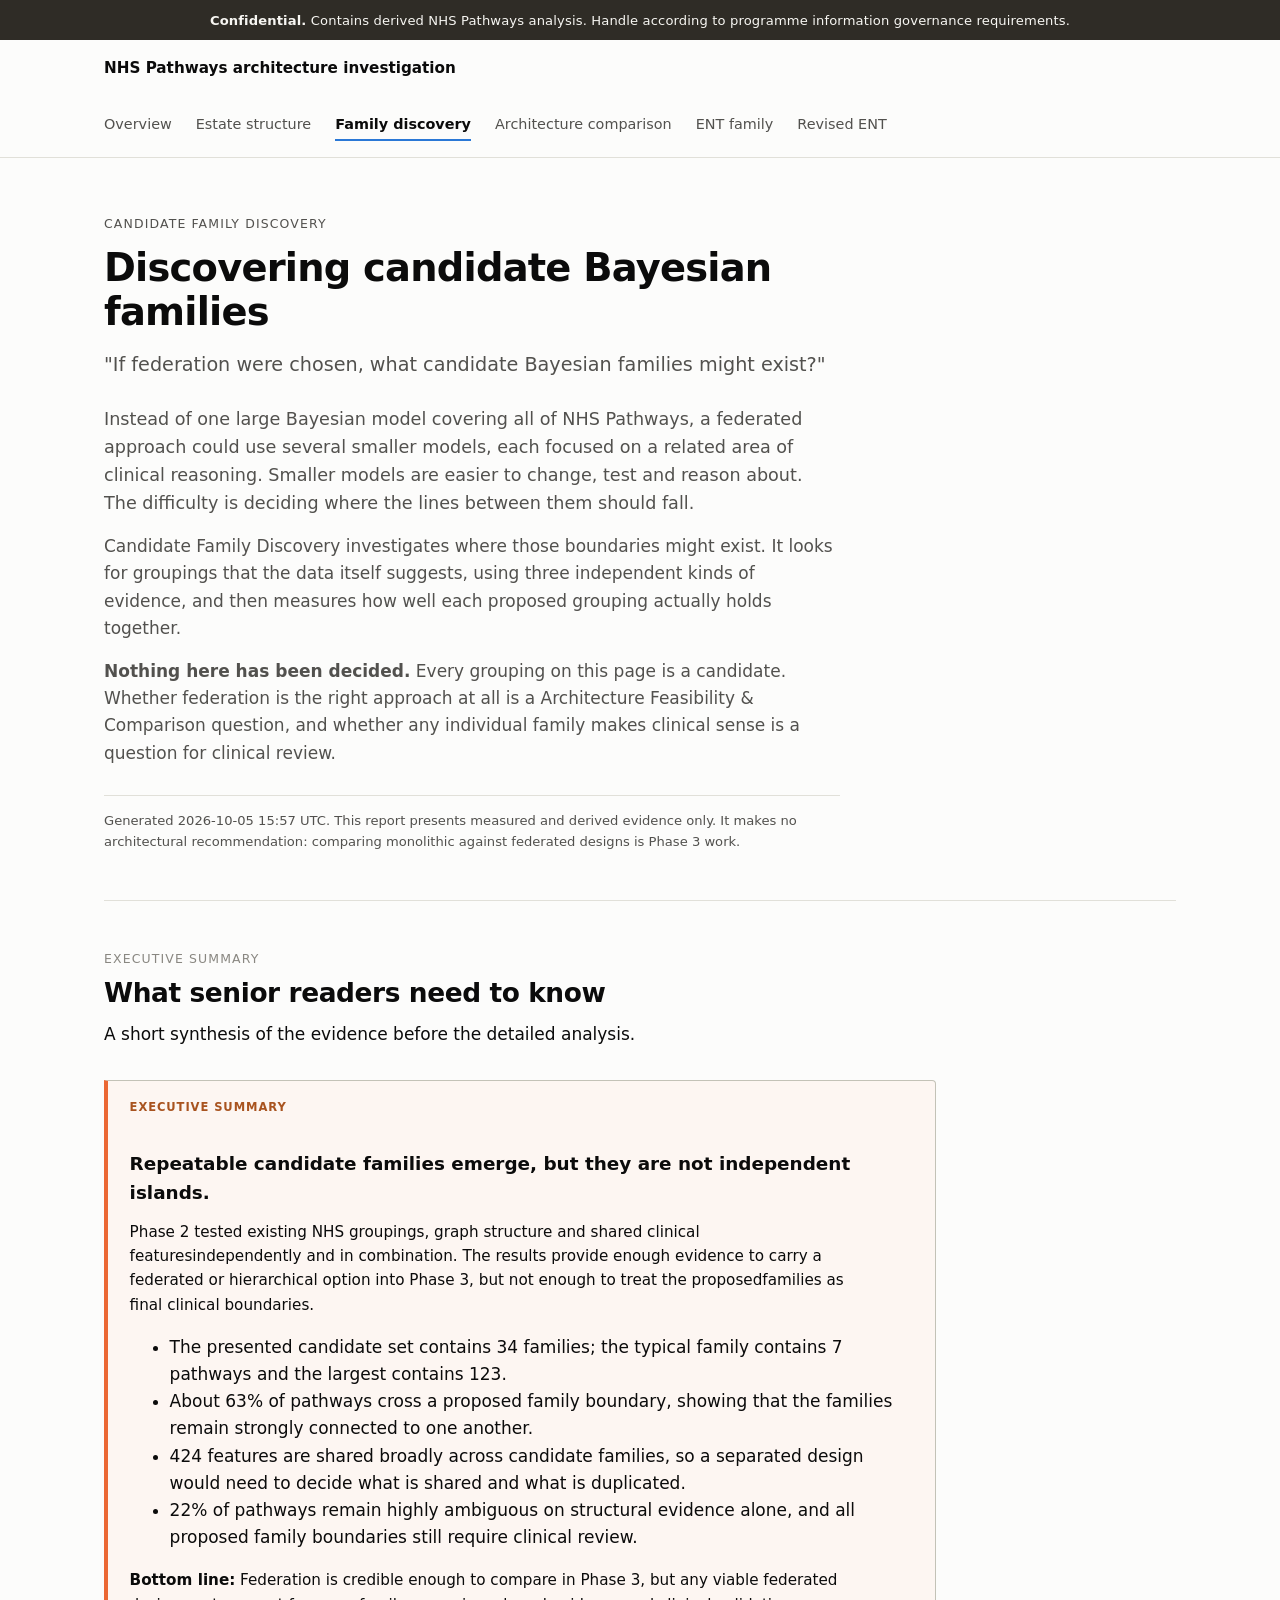
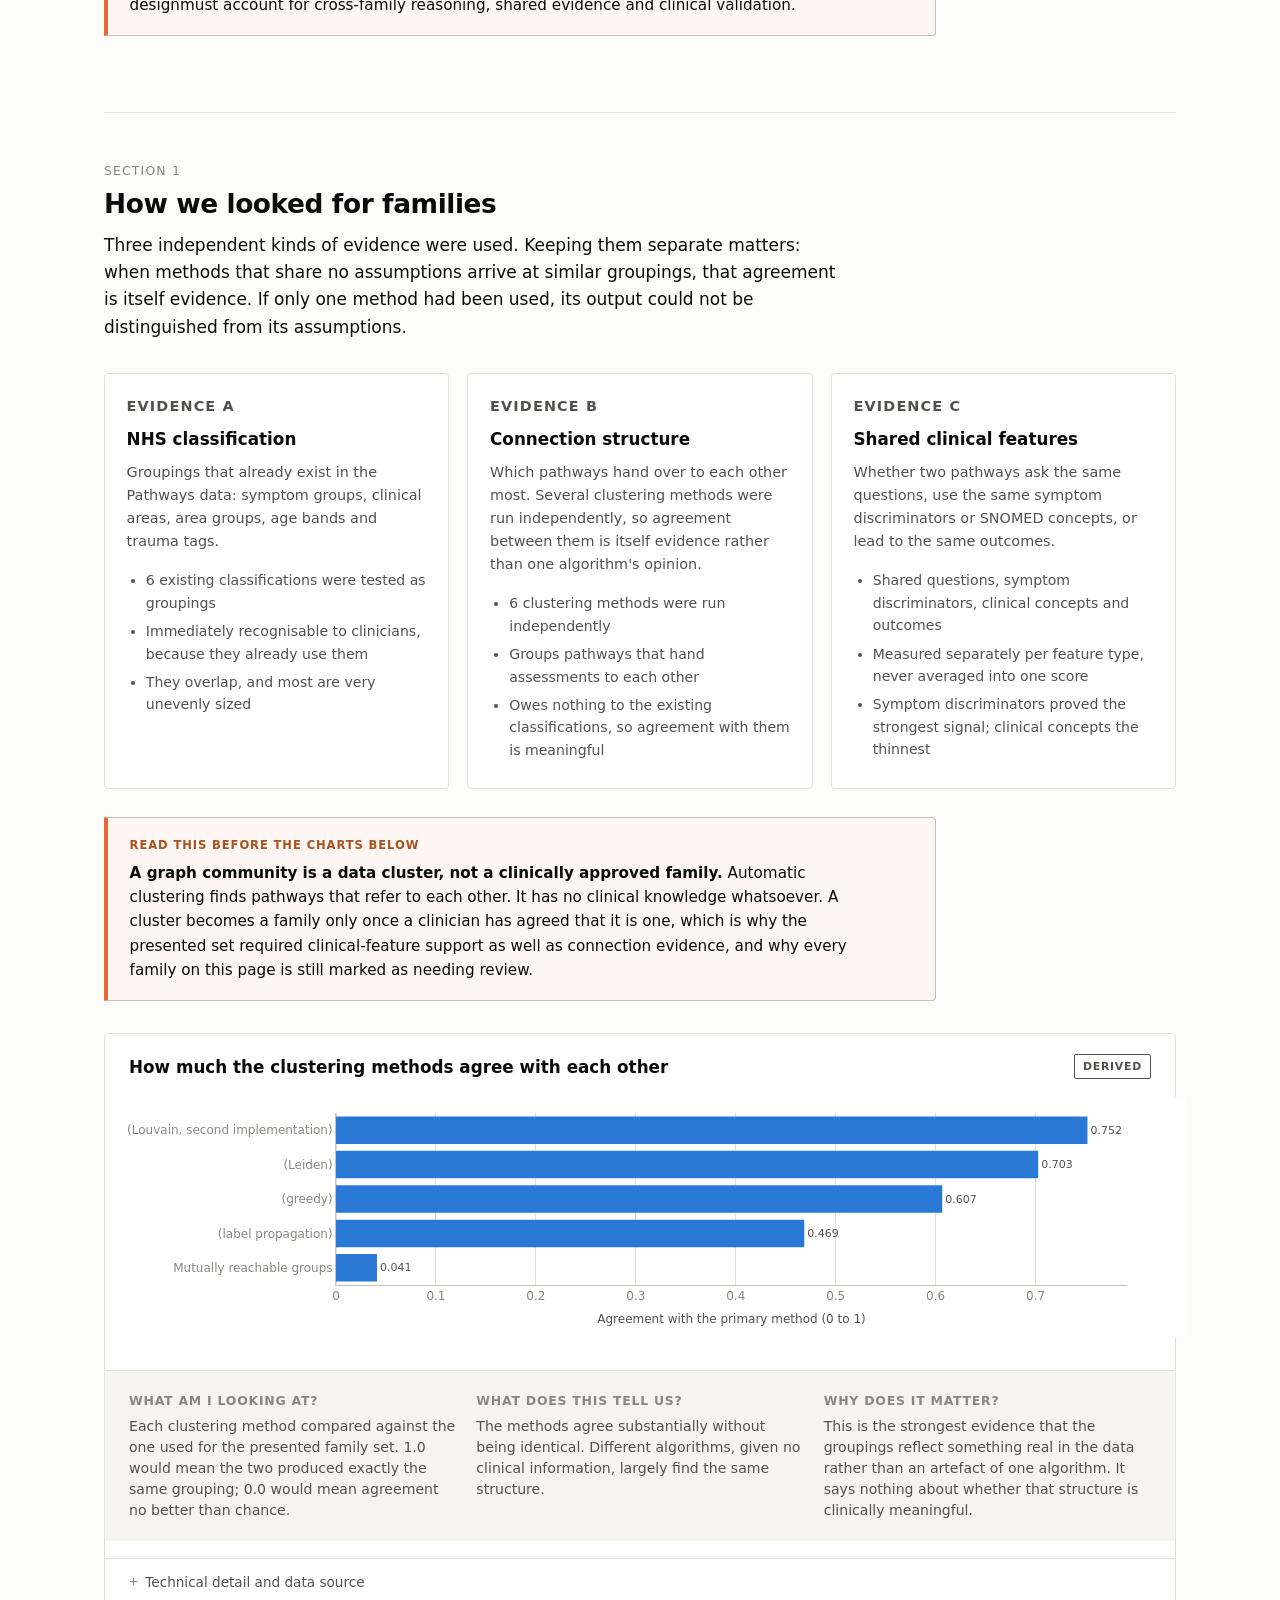
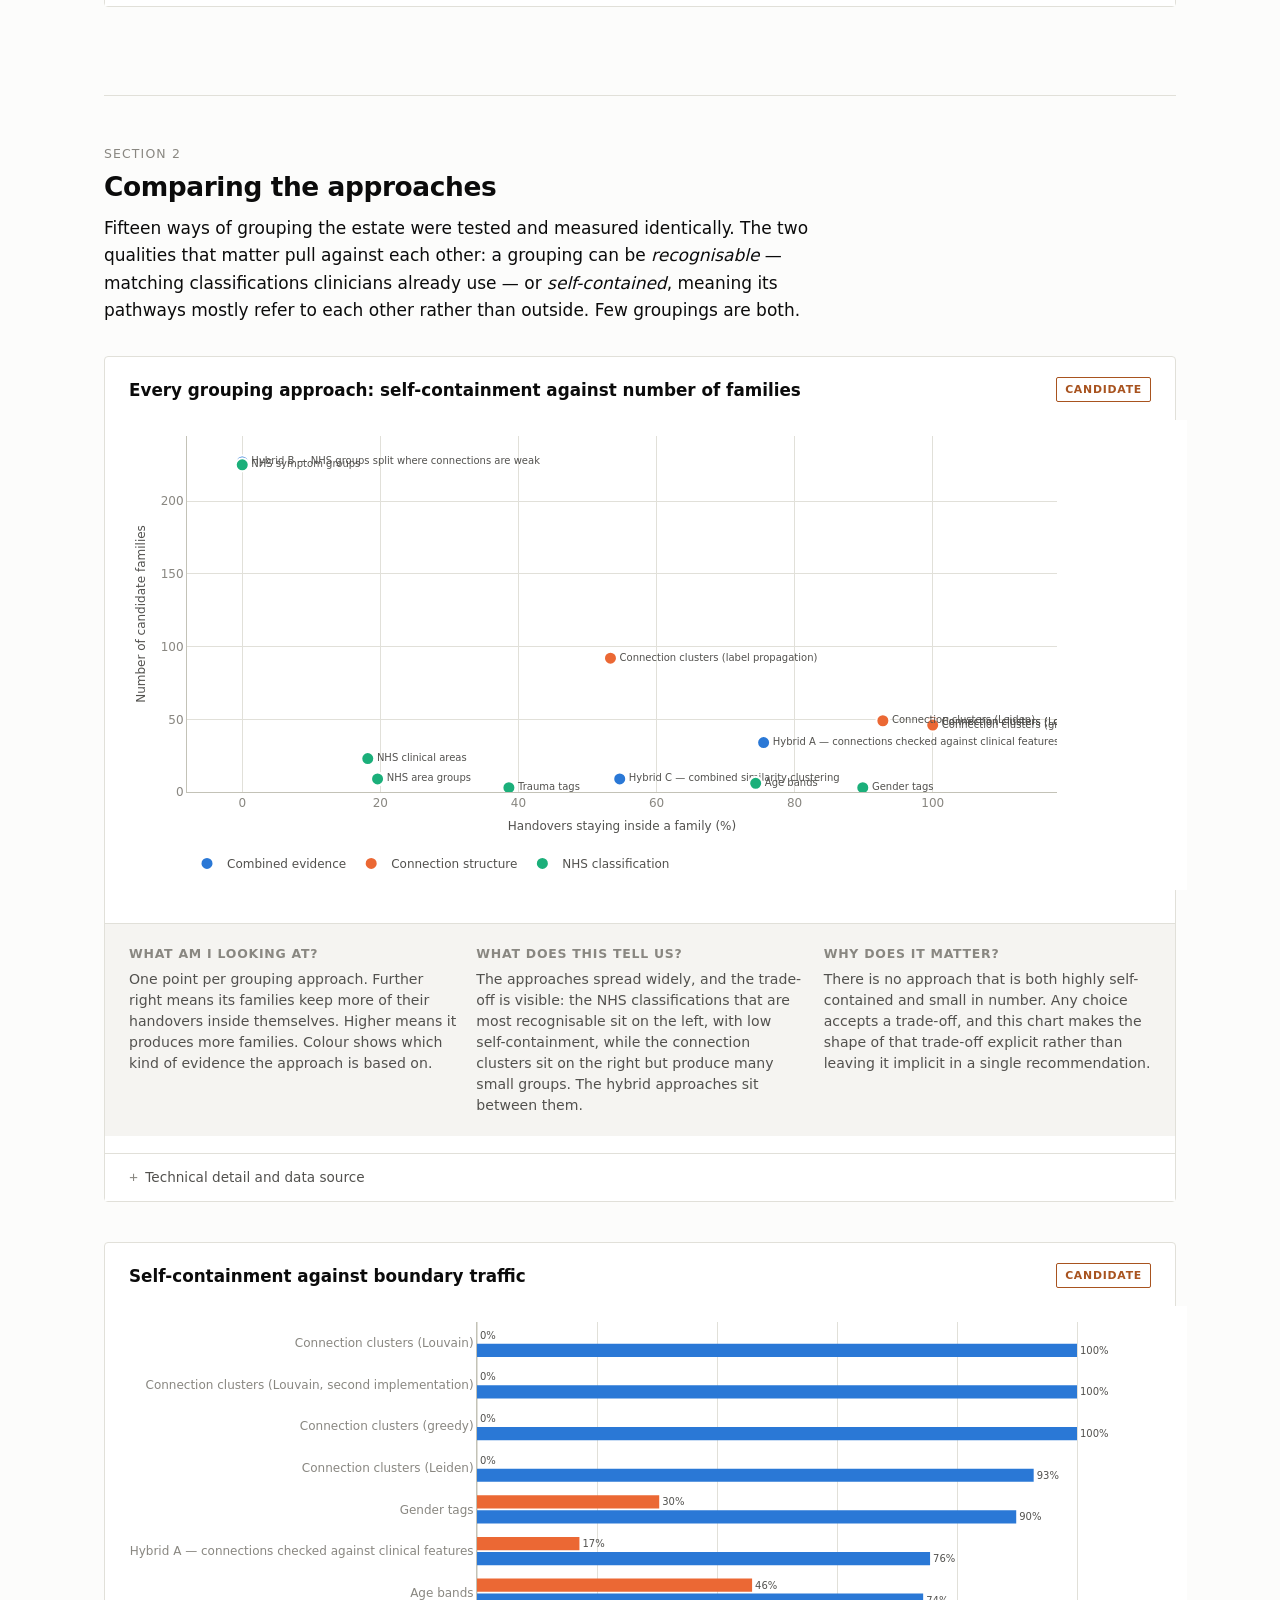
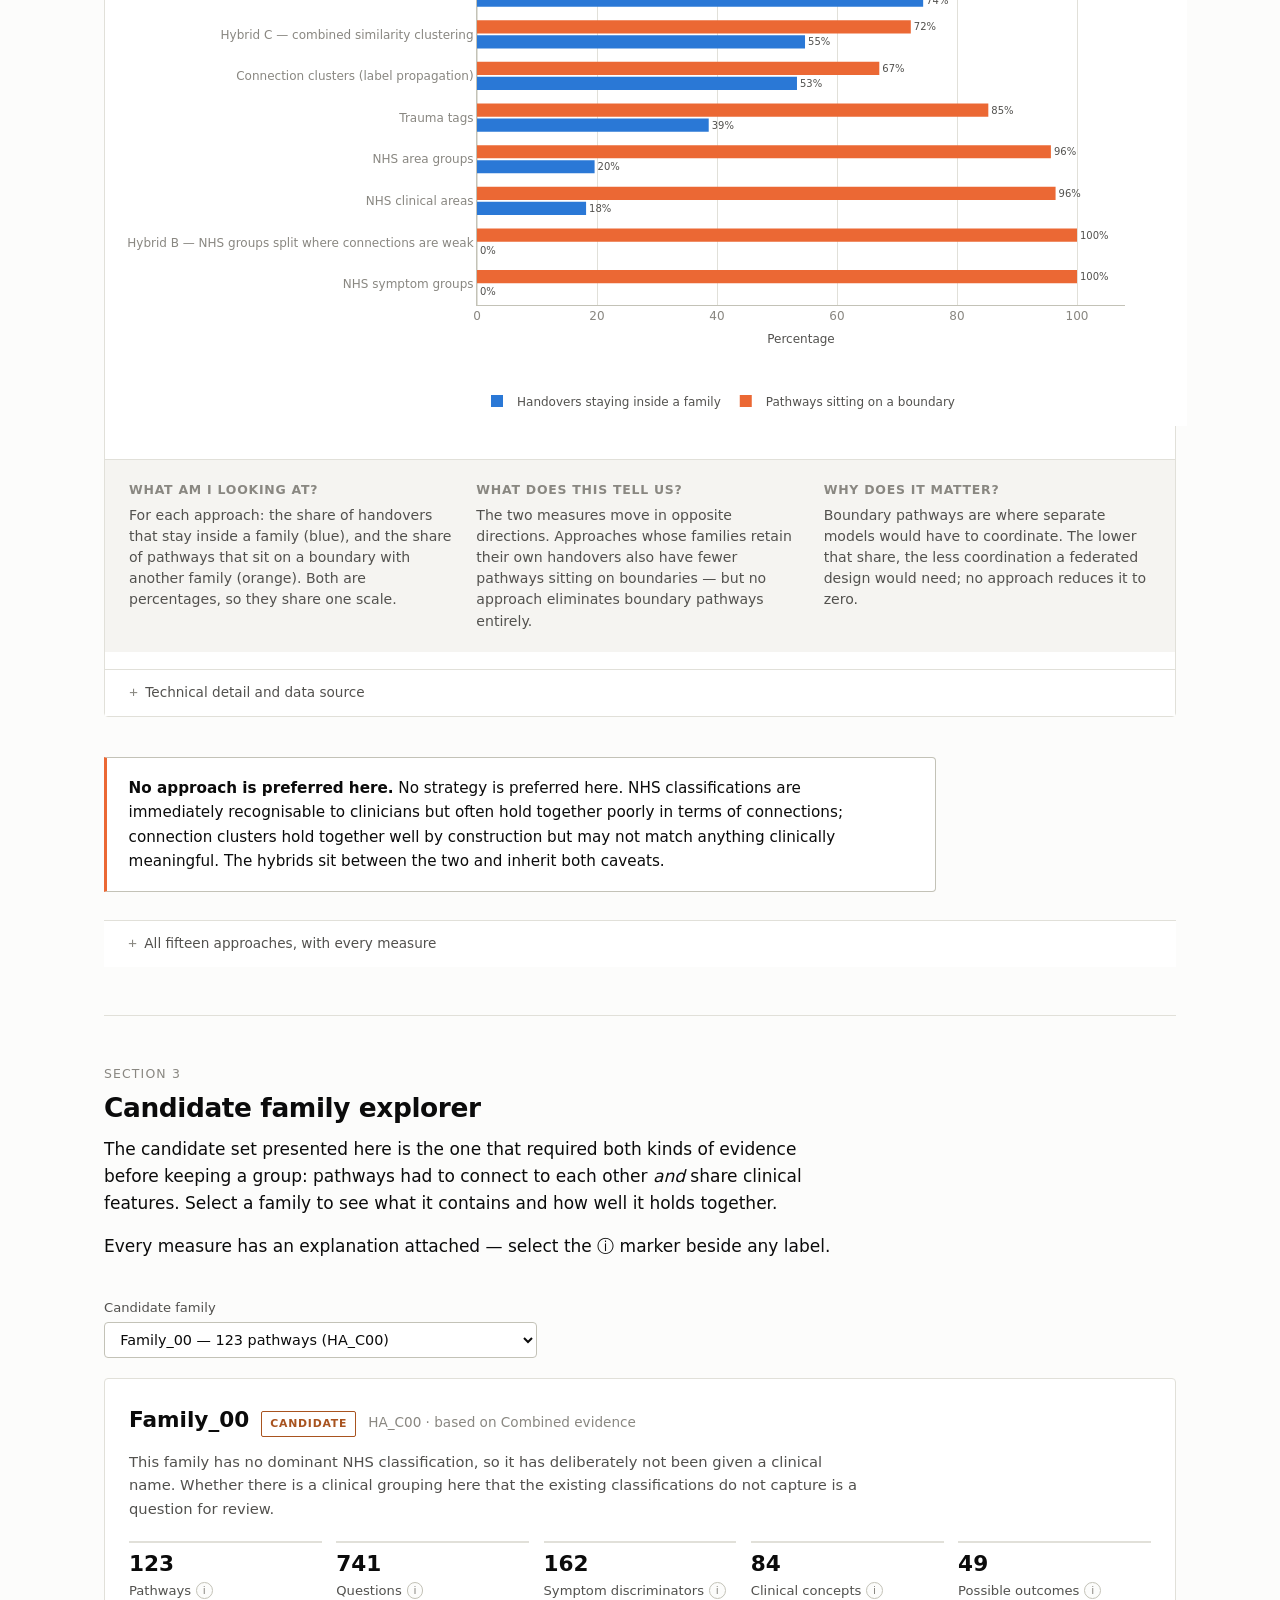
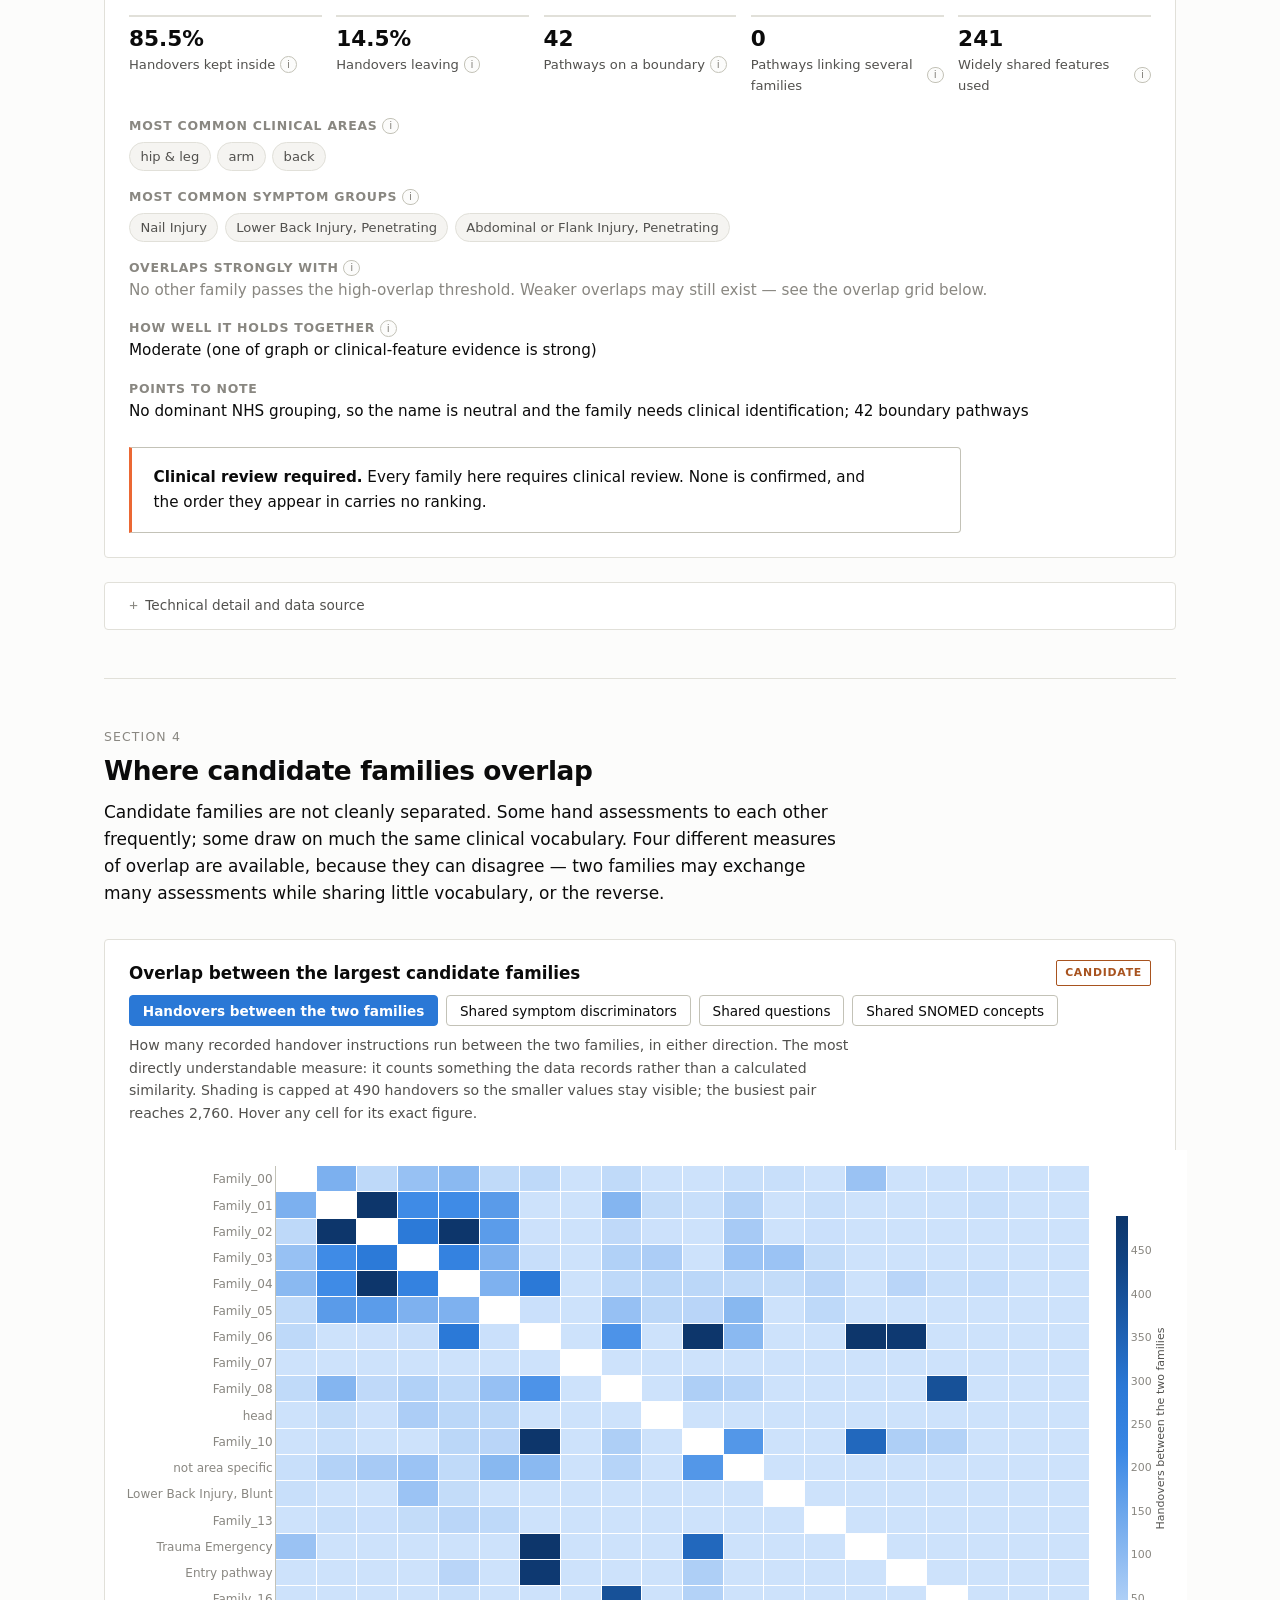
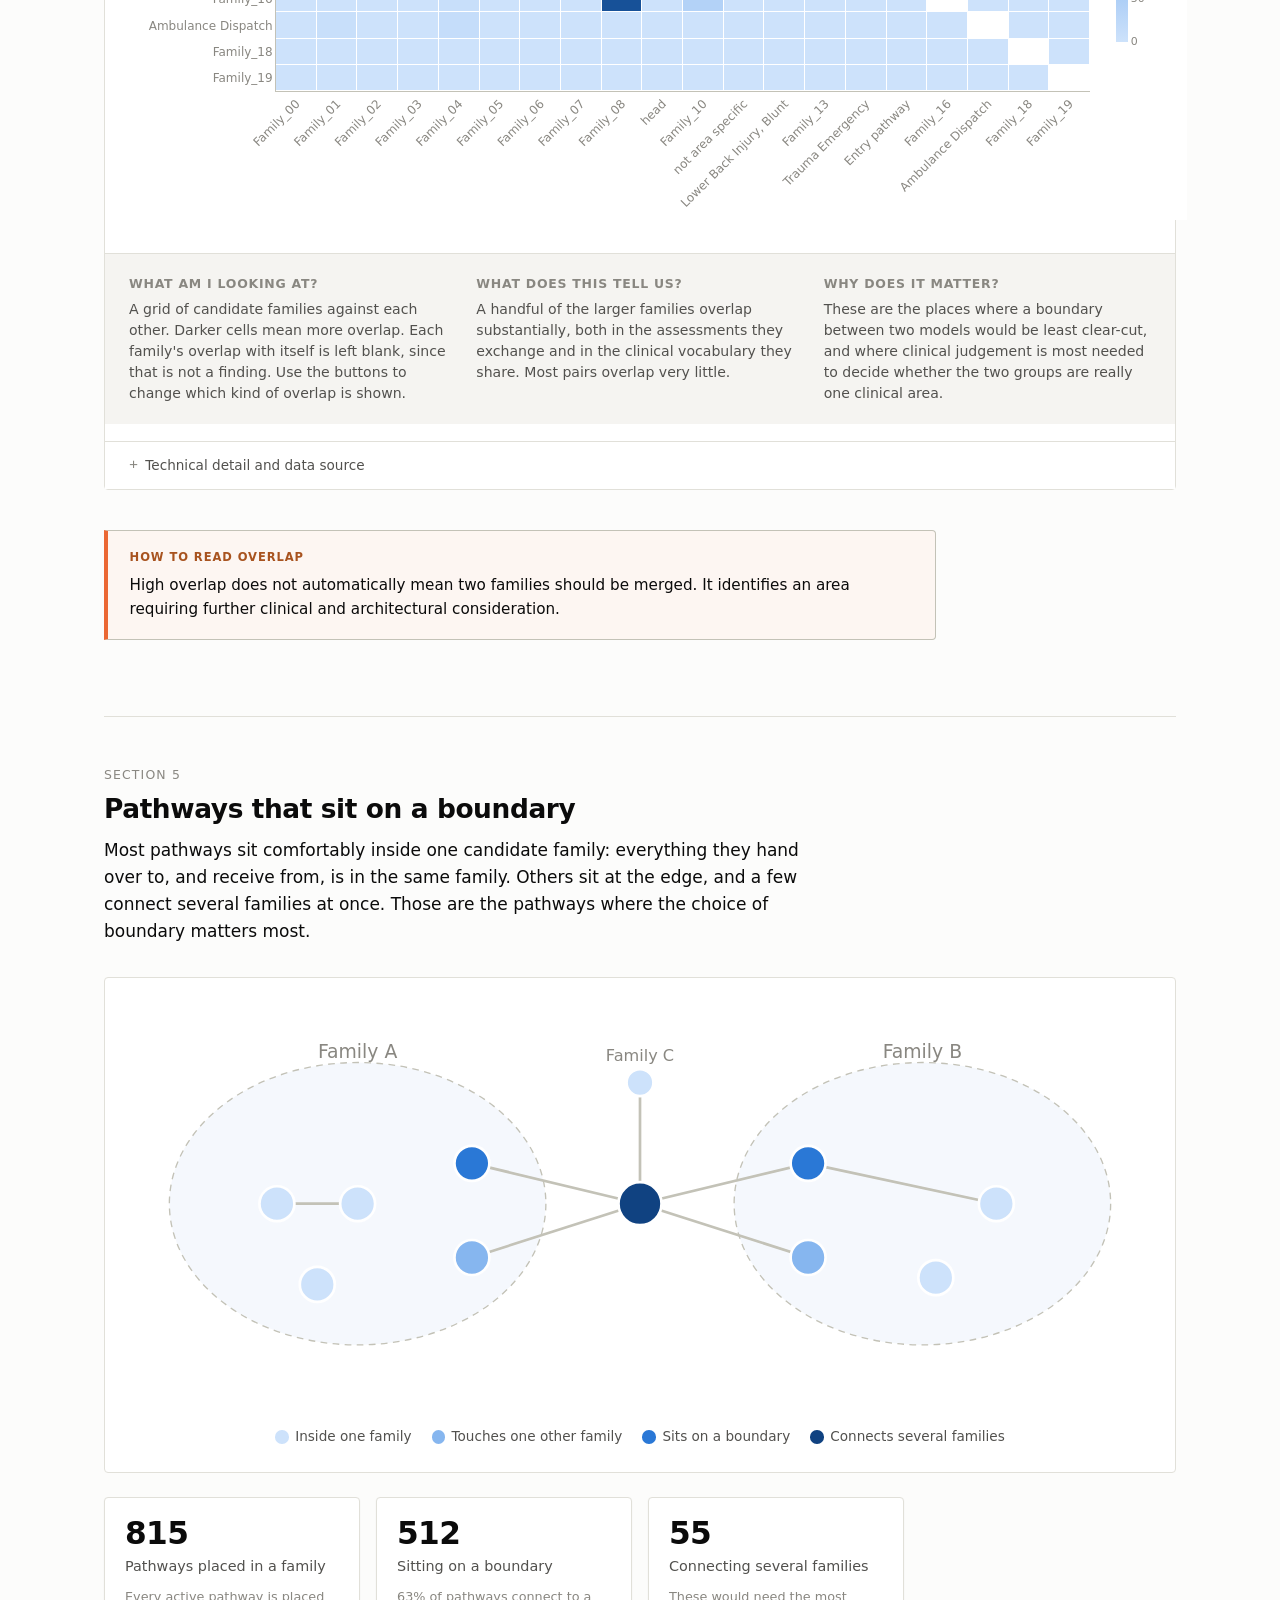
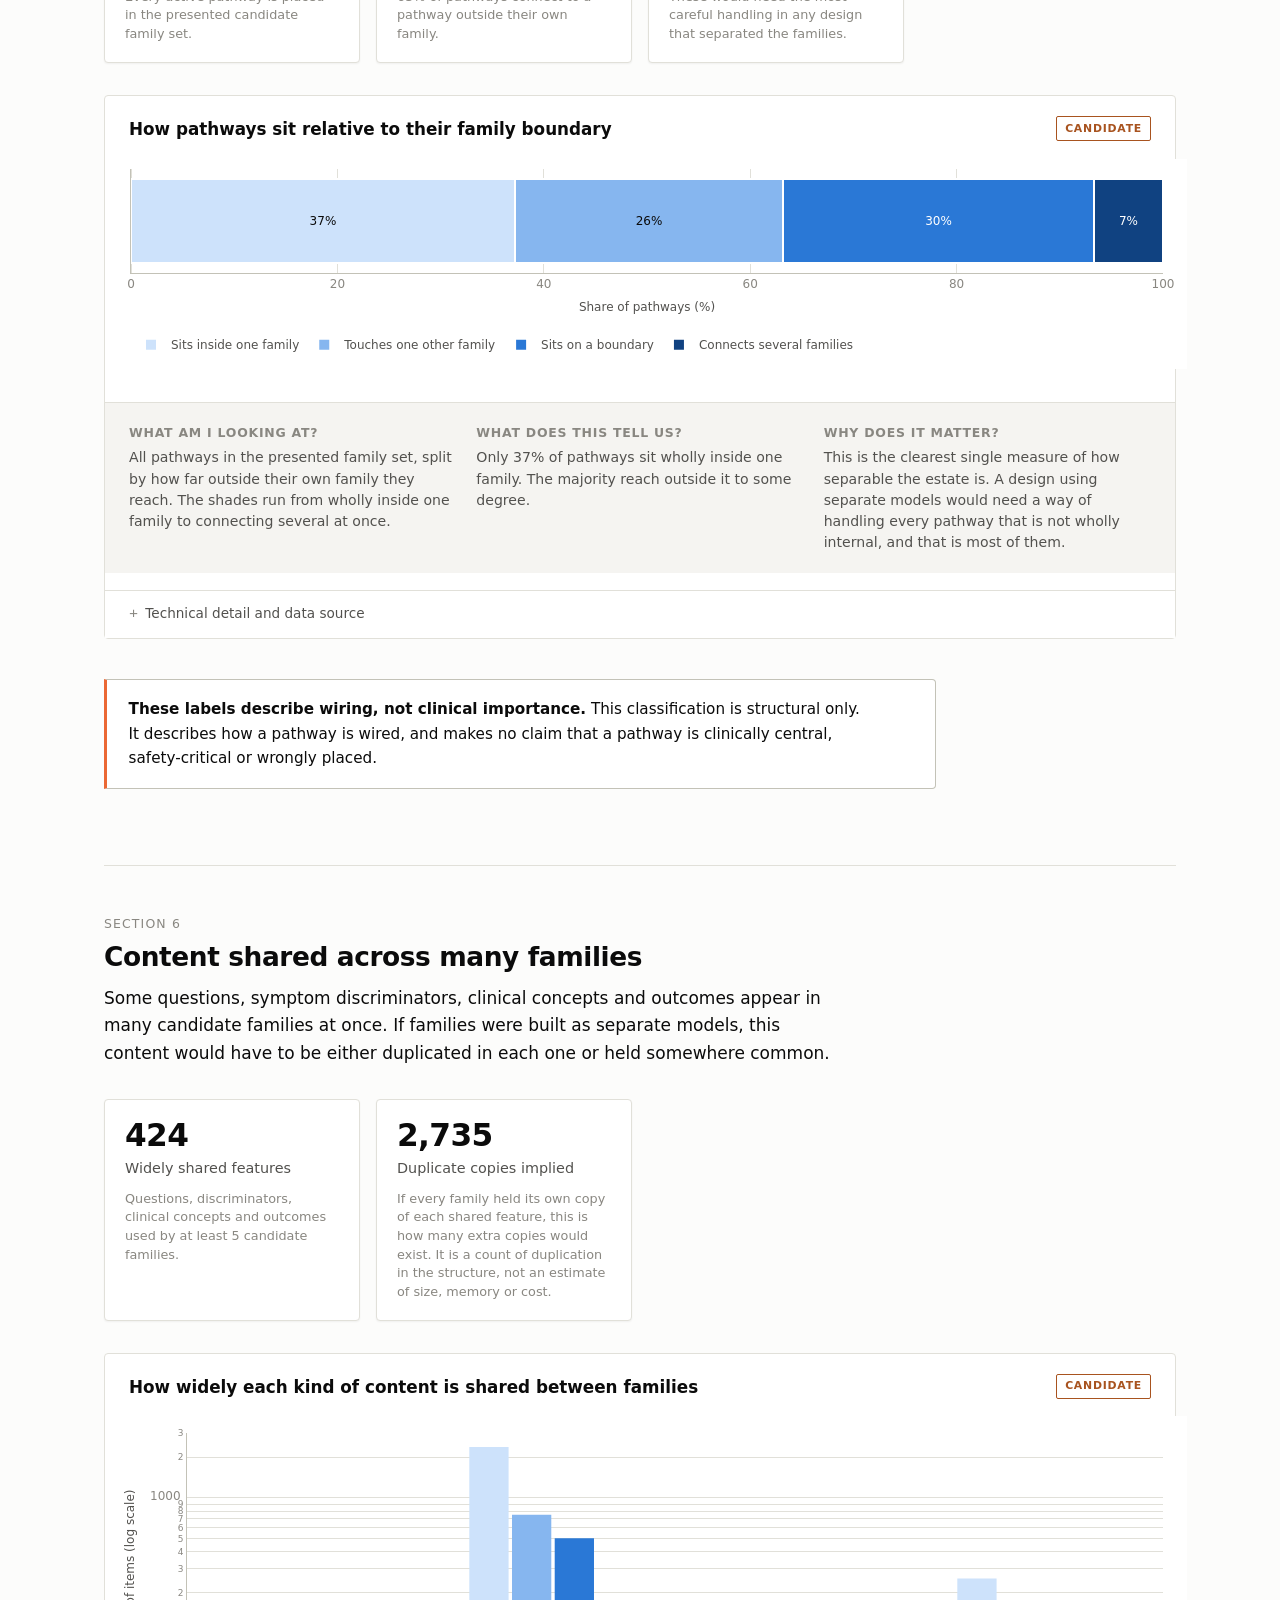
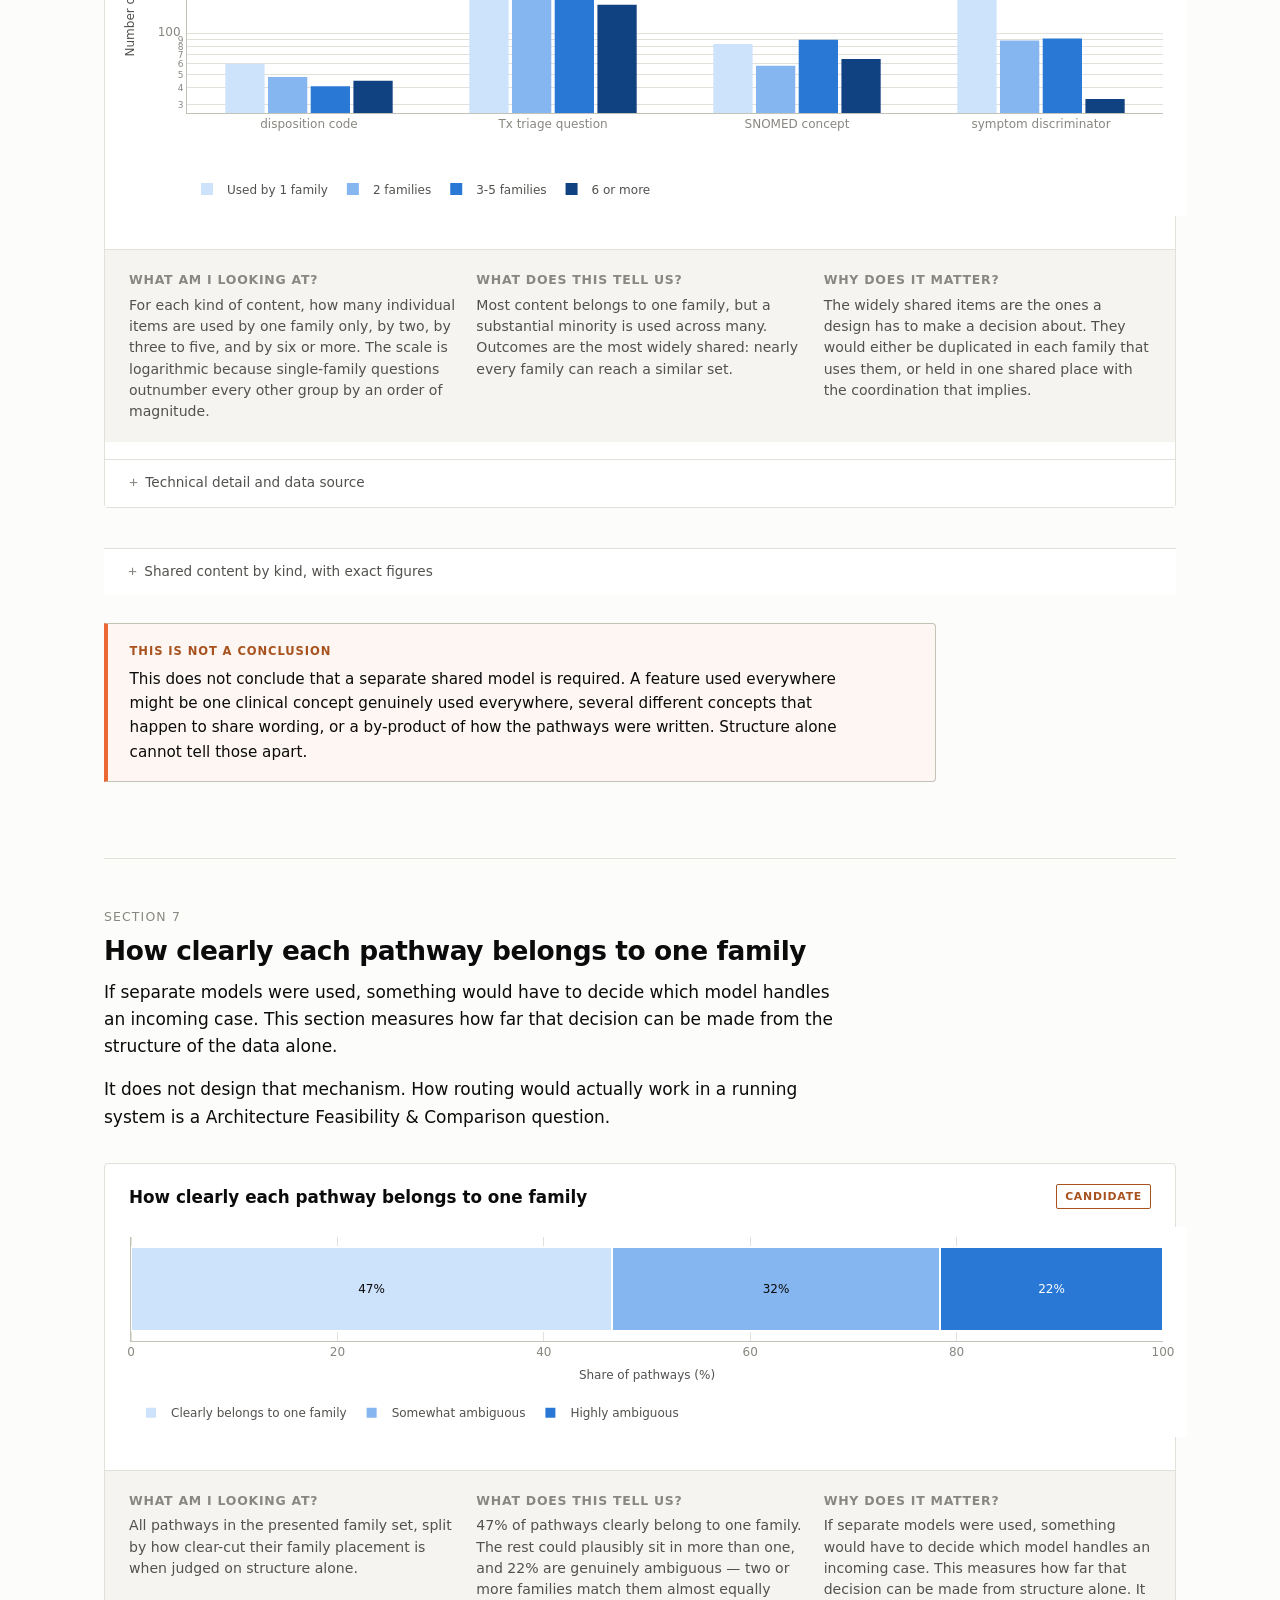
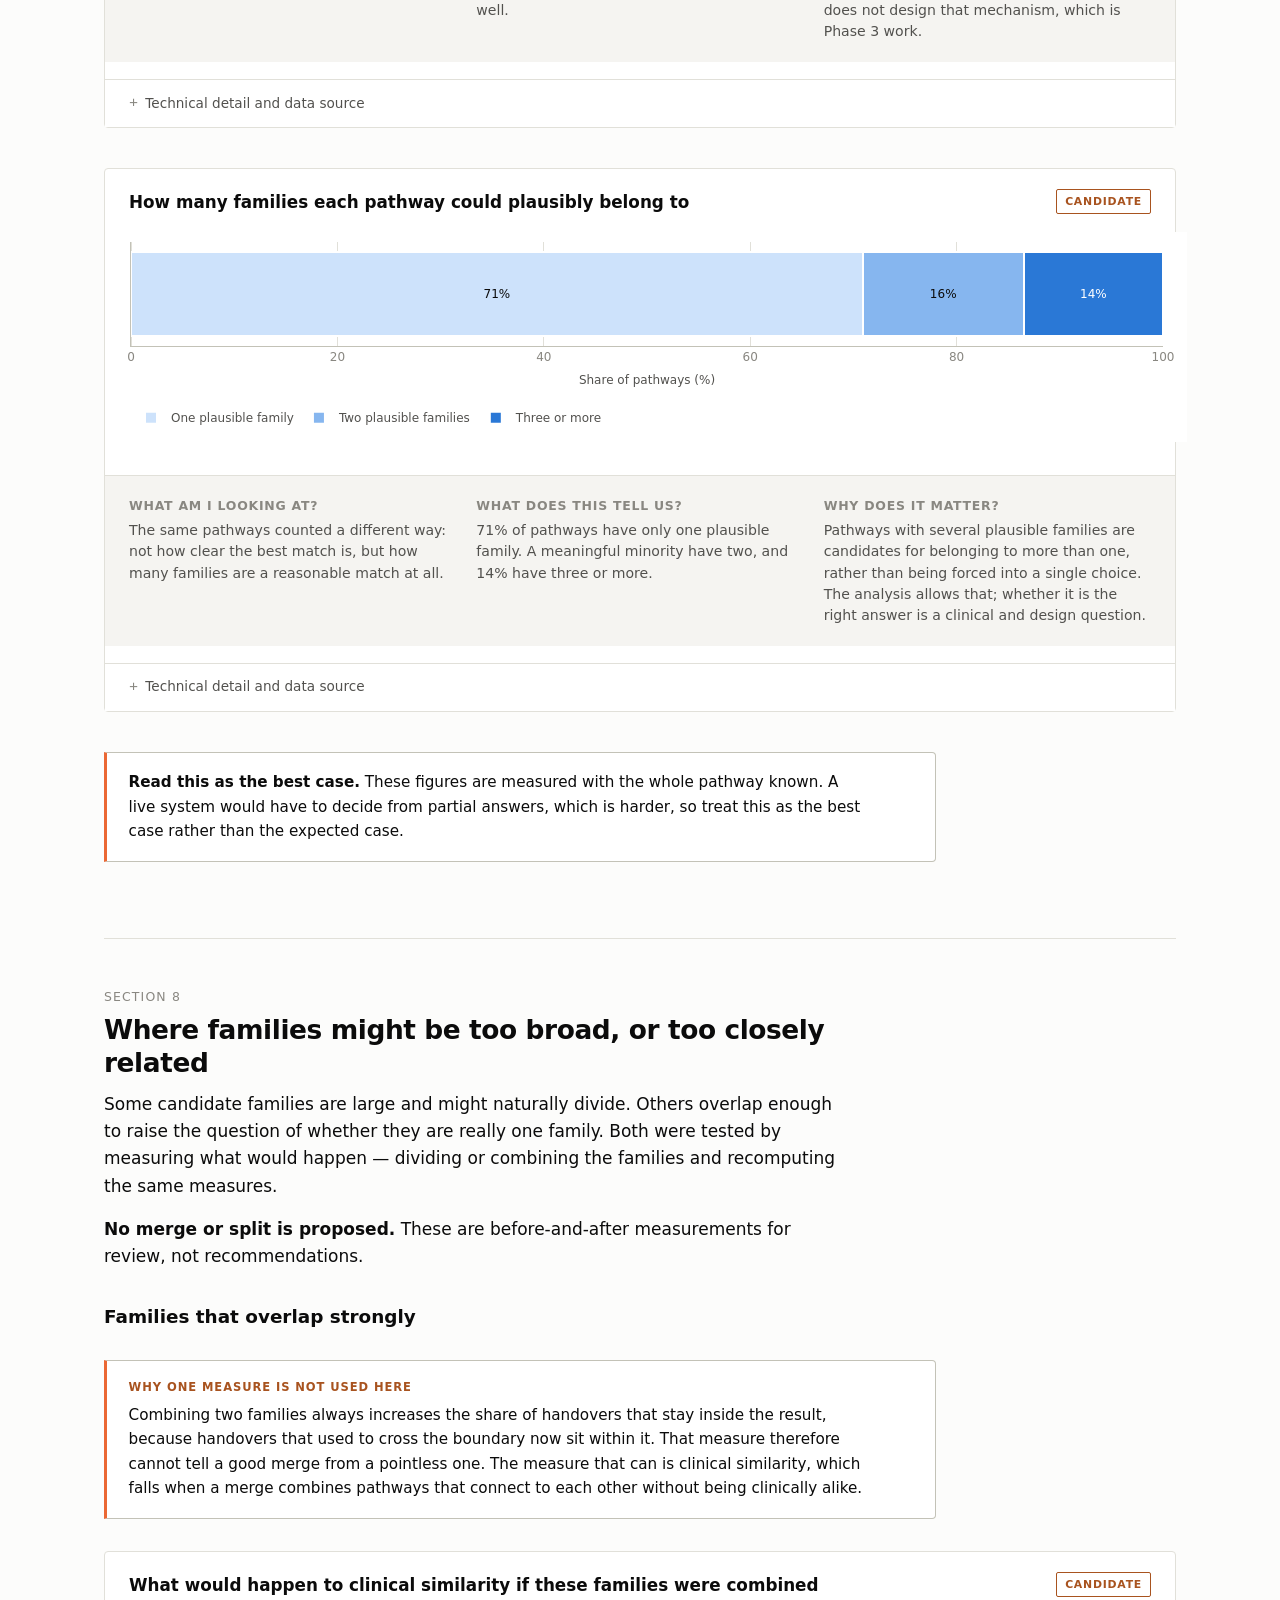
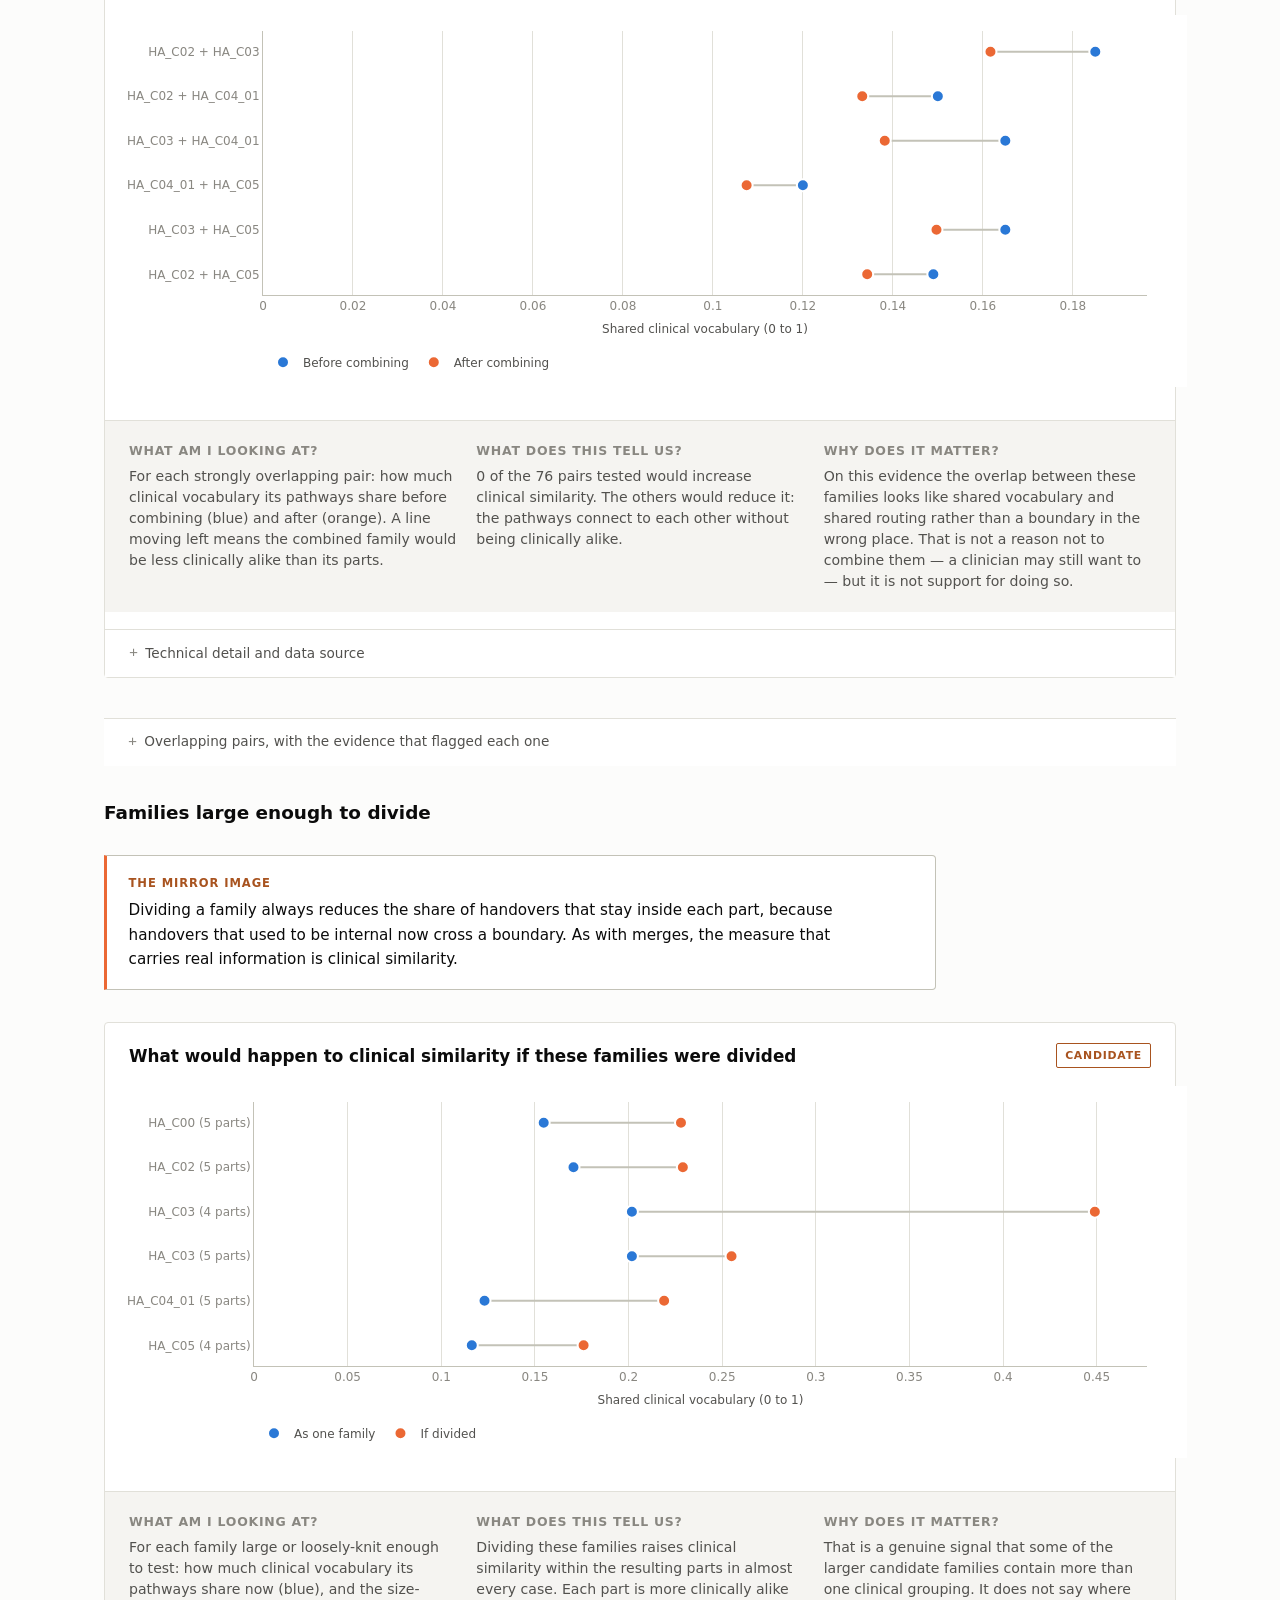
<file: Data Outputs/pathways-analysis/reports/phase2.html>
<!DOCTYPE html>
<html lang="en-GB">
<head>
<meta charset="utf-8">
<meta name="viewport" content="width=device-width, initial-scale=1">
<meta name="robots" content="noindex, nofollow, noarchive">
<title>Candidate Family Discovery — Bayesian Families</title>
<link rel="stylesheet" href="css/report.css">
</head>
<body>

<div class="confidentiality-banner" data-confidentiality>
  <strong>Confidential.</strong>
  Contains derived NHS Pathways analysis. Handle according to programme information
  governance requirements.
</div>

<header class="site-header">
  <div class="site-header__inner">
    <p class="site-header__title"><a href="index.html">NHS Pathways architecture investigation</a></p>
    <nav class="site-nav" aria-label="Report sections">
      <a href="index.html">Overview</a>
      <a href="phase1.html">Estate structure</a>
      <a href="phase2.html">Family discovery</a>
      <a href="phase3.html">Architecture comparison</a>
      <a href="ent.html">ENT family</a>
      <a href="revised-ent.html">Revised ENT</a>
    </nav>
  </div>
</header>

<main id="report">

  <div class="page-intro">
    <p class="page-intro__eyebrow">Candidate Family Discovery</p>
    <h1>Discovering candidate Bayesian families</h1>
    <p class="page-intro__question">"If federation were chosen, what candidate Bayesian
      families might exist?"</p>
    <p class="lede">
      Instead of one large Bayesian model covering all of NHS Pathways, a federated
      approach could use several smaller models, each focused on a related area of clinical
      reasoning. Smaller models are easier to change, test and reason about. The difficulty
      is deciding where the lines between them should fall.
    </p>
    <p>
      Candidate Family Discovery investigates where those boundaries might exist. It looks for groupings that
      the data itself suggests, using three independent kinds of evidence, and then measures
      how well each proposed grouping actually holds together.
    </p>
    <p>
      <strong>Nothing here has been decided.</strong> Every grouping on this page is a
      candidate. Whether federation is the right approach at all is a Architecture Feasibility & Comparison question, and
      whether any individual family makes clinical sense is a question for clinical review.
    </p>
    <p class="page-meta">
      Generated <span data-meta-generated>—</span>. <span data-meta-scope></span>
    </p>
  </div>

  <div id="load-status" class="loading">Loading report data…</div>

  <!-- Executive summary -->
  <section class="report-section report-section--executive" id="section-executive" hidden>
    <div class="section-head">
      <span class="section-head__number">Executive summary</span>
      <h2>What senior readers need to know</h2>
      <p>A short synthesis of the evidence before the detailed analysis.</p>
    </div>
    <div class="callout callout--prominent" id="phase2-executive-summary"></div>
  </section>

  <!-- 1. How we looked for families -->
  <section class="report-section" id="section-approach" hidden>
    <div class="section-head">
      <span class="section-head__number">Section 1</span>
      <h2>How we looked for families</h2>
      <p>
        Three independent kinds of evidence were used. Keeping them separate matters: when
        methods that share no assumptions arrive at similar groupings, that agreement is
        itself evidence. If only one method had been used, its output could not be
        distinguished from its assumptions.
      </p>
    </div>

    <div class="panel-grid" id="evidence-panels"></div>

    <div class="callout callout--prominent" id="graph-warning"></div>

    <div id="method-agreement-figure"></div>
  </section>

  <!-- 2. Strategy comparison -->
  <section class="report-section" id="section-strategies" hidden>
    <div class="section-head">
      <span class="section-head__number">Section 2</span>
      <h2>Comparing the approaches</h2>
      <p>
        Fifteen ways of grouping the estate were tested and measured identically. The two
        qualities that matter pull against each other: a grouping can be
        <em>recognisable</em> — matching classifications clinicians already use — or
        <em>self-contained</em>, meaning its pathways mostly refer to each other rather
        than outside. Few groupings are both.
      </p>
    </div>

    <div id="strategy-scatter-figure"></div>
    <div id="strategy-bars-figure"></div>
    <div class="callout" id="no-winner-note"></div>
    <div id="strategy-table"></div>
  </section>

  <!-- 3. Candidate family explorer -->
  <section class="report-section" id="section-explorer" hidden>
    <div class="section-head">
      <span class="section-head__number">Section 3</span>
      <h2>Candidate family explorer</h2>
      <p>
        The candidate set presented here is the one that required both kinds of evidence
        before keeping a group: pathways had to connect to each other <em>and</em> share
        clinical features. Select a family to see what it contains and how well it holds
        together.
      </p>
      <p>
        Every measure has an explanation attached — select the
        <span aria-hidden="true">ⓘ</span> marker beside any label.
      </p>
    </div>

    <div class="explorer">
      <label class="control" for="family-select">
        Candidate family
        <select id="family-select"></select>
      </label>
      <div class="explorer__panel" id="family-panel"></div>
    </div>
    <div id="explorer-lineage"></div>
  </section>

  <!-- 4. Family overlap -->
  <section class="report-section" id="section-overlap" hidden>
    <div class="section-head">
      <span class="section-head__number">Section 4</span>
      <h2>Where candidate families overlap</h2>
      <p>
        Candidate families are not cleanly separated. Some hand assessments to each other
        frequently; some draw on much the same clinical vocabulary. Four different measures
        of overlap are available, because they can disagree — two families may exchange many
        assessments while sharing little vocabulary, or the reverse.
      </p>
    </div>

    <div id="overlap-figure"></div>
    <div class="callout callout--prominent" id="overlap-note"></div>
  </section>

  <!-- 5. Boundary pathways -->
  <section class="report-section" id="section-boundaries" hidden>
    <div class="section-head">
      <span class="section-head__number">Section 5</span>
      <h2>Pathways that sit on a boundary</h2>
      <p>
        Most pathways sit comfortably inside one candidate family: everything they hand
        over to, and receive from, is in the same family. Others sit at the edge, and a few
        connect several families at once. Those are the pathways where the choice of
        boundary matters most.
      </p>
    </div>

    <div class="diagram">
      <svg viewBox="0 0 760 300" role="img"
           aria-label="Diagram showing four kinds of pathway position relative to family boundaries: inside one family, touching one other family, sitting on a boundary, and connecting several families.">
        <!-- Family A -->
        <ellipse cx="170" cy="150" rx="140" ry="105" fill="#f5f8fd" stroke="#c3c2b7"
                 stroke-dasharray="5 4"/>
        <text x="170" y="42" text-anchor="middle" font-size="14" fill="#898781"
              font-family="system-ui, sans-serif">Family A</text>
        <!-- Family B -->
        <ellipse cx="590" cy="150" rx="140" ry="105" fill="#f5f8fd" stroke="#c3c2b7"
                 stroke-dasharray="5 4"/>
        <text x="590" y="42" text-anchor="middle" font-size="14" fill="#898781"
              font-family="system-ui, sans-serif">Family B</text>

        <!-- Links -->
        <line x1="110" y1="150" x2="170" y2="150" stroke="#c3c2b7" stroke-width="2"/>
        <line x1="255" y1="120" x2="380" y2="150" stroke="#c3c2b7" stroke-width="2"/>
        <line x1="255" y1="190" x2="380" y2="150" stroke="#c3c2b7" stroke-width="2"/>
        <line x1="380" y1="150" x2="505" y2="120" stroke="#c3c2b7" stroke-width="2"/>
        <line x1="380" y1="150" x2="505" y2="190" stroke="#c3c2b7" stroke-width="2"/>
        <line x1="380" y1="150" x2="380" y2="60" stroke="#c3c2b7" stroke-width="2"/>
        <line x1="505" y1="120" x2="645" y2="150" stroke="#c3c2b7" stroke-width="2"/>

        <!-- Pathways inside family A -->
        <circle cx="110" cy="150" r="13" fill="#cde2fb" stroke="#ffffff" stroke-width="2"/>
        <circle cx="170" cy="150" r="13" fill="#cde2fb" stroke="#ffffff" stroke-width="2"/>
        <circle cx="140" cy="210" r="13" fill="#cde2fb" stroke="#ffffff" stroke-width="2"/>
        <!-- Weak boundary in A -->
        <circle cx="255" cy="190" r="13" fill="#86b6ef" stroke="#ffffff" stroke-width="2"/>
        <!-- Strong boundary in A -->
        <circle cx="255" cy="120" r="13" fill="#2a78d6" stroke="#ffffff" stroke-width="2"/>
        <!-- Cross-family hub, between the two -->
        <circle cx="380" cy="150" r="16" fill="#104281" stroke="#ffffff" stroke-width="2"/>
        <circle cx="380" cy="60" r="10" fill="#cde2fb" stroke="#ffffff" stroke-width="2"/>
        <text x="380" y="44" text-anchor="middle" font-size="12" fill="#898781"
              font-family="system-ui, sans-serif">Family C</text>
        <!-- Pathways in family B -->
        <circle cx="505" cy="120" r="13" fill="#2a78d6" stroke="#ffffff" stroke-width="2"/>
        <circle cx="505" cy="190" r="13" fill="#86b6ef" stroke="#ffffff" stroke-width="2"/>
        <circle cx="645" cy="150" r="13" fill="#cde2fb" stroke="#ffffff" stroke-width="2"/>
        <circle cx="600" cy="205" r="13" fill="#cde2fb" stroke="#ffffff" stroke-width="2"/>
      </svg>
      <div class="diagram__legend">
        <span><i class="swatch" style="background:#cde2fb"></i> Inside one family</span>
        <span><i class="swatch" style="background:#86b6ef"></i> Touches one other family</span>
        <span><i class="swatch" style="background:#2a78d6"></i> Sits on a boundary</span>
        <span><i class="swatch" style="background:#104281"></i> Connects several families</span>
      </div>
    </div>

    <div class="card-grid" id="boundary-cards"></div>
    <div id="boundary-figure"></div>
    <div class="callout" id="boundary-note"></div>
  </section>

  <!-- 6. Shared core -->
  <section class="report-section" id="section-shared-core" hidden>
    <div class="section-head">
      <span class="section-head__number">Section 6</span>
      <h2>Content shared across many families</h2>
      <p>
        Some questions, symptom discriminators, clinical concepts and outcomes appear in
        many candidate families at once. If families were built as separate models, this
        content would have to be either duplicated in each one or held somewhere common.
      </p>
    </div>

    <div class="card-grid" id="shared-core-cards"></div>
    <div id="shared-core-figure"></div>
    <div class="callout callout--prominent" id="shared-core-note"></div>
  </section>

  <!-- 7. Routing ambiguity -->
  <section class="report-section" id="section-routing" hidden>
    <div class="section-head">
      <span class="section-head__number">Section 7</span>
      <h2>How clearly each pathway belongs to one family</h2>
      <p>
        If separate models were used, something would have to decide which model handles an
        incoming case. This section measures how far that decision can be made from the
        structure of the data alone.
      </p>
      <p>
        It does not design that mechanism. How routing would actually work in a running
        system is a Architecture Feasibility & Comparison question.
      </p>
    </div>

    <div id="routing-figure"></div>
    <div id="plausible-figure"></div>
    <div class="callout" id="routing-note"></div>
  </section>

  <!-- 8. Merge and split evidence -->
  <section class="report-section" id="section-merge-split" hidden>
    <div class="section-head">
      <span class="section-head__number">Section 8</span>
      <h2>Where families might be too broad, or too closely related</h2>
      <p>
        Some candidate families are large and might naturally divide. Others overlap enough
        to raise the question of whether they are really one family. Both were tested by
        measuring what would happen — dividing or combining the families and recomputing
        the same measures.
      </p>
      <p>
        <strong>No merge or split is proposed.</strong> These are before-and-after
        measurements for review, not recommendations.
      </p>
    </div>

    <h3>Families that overlap strongly</h3>
    <div class="callout" id="merge-caveat"></div>
    <div id="merge-figure"></div>
    <div id="merge-table"></div>

    <h3>Families large enough to divide</h3>
    <div class="callout" id="split-caveat"></div>
    <div id="split-figure"></div>
    <div id="split-table"></div>
  </section>

  <!-- 9. Clinical review -->
  <section class="report-section" id="section-clinical" hidden>
    <div class="section-head">
      <span class="section-head__number">Section 9</span>
      <h2>What clinical review needs to decide</h2>
      <p>
        Structure has taken this analysis as far as it can. The following points cannot be
        settled by measurement, and the candidate families should not be treated as agreed
        until they have been.
      </p>
    </div>

    <div class="card-grid" id="clinical-cards"></div>
    <h3>Questions for clinical review</h3>
    <ul class="limits-list" id="clinical-questions"></ul>
    <div class="callout" id="review-pack-note"></div>
  </section>

  <!-- 10. What Candidate Family Discovery tells us -->
  <section class="report-section" id="section-tells" hidden>
    <div class="section-head">
      <span class="section-head__number">Section 10</span>
      <h2>What Candidate Family Discovery tells us</h2>
      <p>What the evidence establishes, in plain terms.</p>
    </div>
    <div class="insight-grid" id="tells-cards"></div>
  </section>

  <!-- 11. Candidate Family Discovery conclusion -->
  <section class="report-section" id="section-conclusion" hidden>
    <div class="section-head">
      <span class="section-head__number">Section 11</span>
      <h2>Candidate Family Discovery conclusion</h2>
      <p>The findings above are synthesised here without selecting an architecture.</p>
    </div>
    <div class="callout callout--prominent" id="phase2-conclusion"></div>
  </section>

  <!-- 12. What Candidate Family Discovery does not tell us -->
  <section class="report-section" id="section-limits" hidden>
    <div class="section-head">
      <span class="section-head__number">Section 12</span>
      <h2>What Candidate Family Discovery does <em>not</em> tell us</h2>
      <p>
        Candidate Family Discovery produces candidate structures and measures how they hold together. It
        answers none of the following, and no figure on this page should be read as
        bearing on them.
      </p>
    </div>
    <ul class="limits-list" id="limits-list"></ul>
  </section>

  <!-- 13. Next: Architecture Feasibility & Comparison -->
  <section class="report-section" id="section-next" hidden>
    <div class="section-head">
      <span class="section-head__number">Section 13</span>
      <h2>Next: Architecture Feasibility & Comparison — comparing architectures</h2>
      <p id="next-description"></p>
    </div>

    <div class="panel-grid" id="next-options"></div>

    <h3>Measured against</h3>
    <div class="panel-grid">
      <div class="panel">
        <p class="panel__eyebrow">Comparison criteria</p>
        <ul id="next-criteria"></ul>
      </div>
      <div class="panel">
        <p class="panel__eyebrow">What Architecture Feasibility & Comparison needs from Candidate Family Discovery</p>
        <ul id="next-inputs"></ul>
      </div>
    </div>

    <details class="methodology">
      <summary>Methodology and technical definitions</summary>
      <dl class="definition-list" id="methodology"></dl>
    </details>

    <details class="methodology">
      <summary>Configuration used to produce this evidence</summary>
      <div class="disclosure__body">
        <p id="config-note"></p>
        <div id="config-table"></div>
      </div>
    </details>

    <details class="methodology">
      <summary>Glossary of terms</summary>
      <dl class="glossary-grid" id="glossary" style="padding:0 1.5rem 1.5rem"></dl>
    </details>
  </section>

</main>

<footer class="site-footer">
  <div class="site-footer__inner">
    <p>
      <strong>Confidential — do not publish externally.</strong>
      Figures on this page are drawn from aggregated extracts of the analytical evidence.
      The detailed evidence files remain the source of truth; each figure names the file it
      came from under "Technical detail and data source".
    </p>
    <p>
      Previous: <a href="phase1.html">Estate Structure investigation — Understanding NHS Pathways</a>.
      Next: <a href="phase3.html">Architecture Feasibility & Comparison — Comparing architectures</a> (not yet started).
    </p>
  </div>
</footer>

<script src="vendor/plotly-cartesian-2.35.2.min.js"></script>
<script src="js/common.js"></script>
<script src="js/charts.js"></script>
<script src="js/phase2.js"></script>
</body>
</html>
</file>
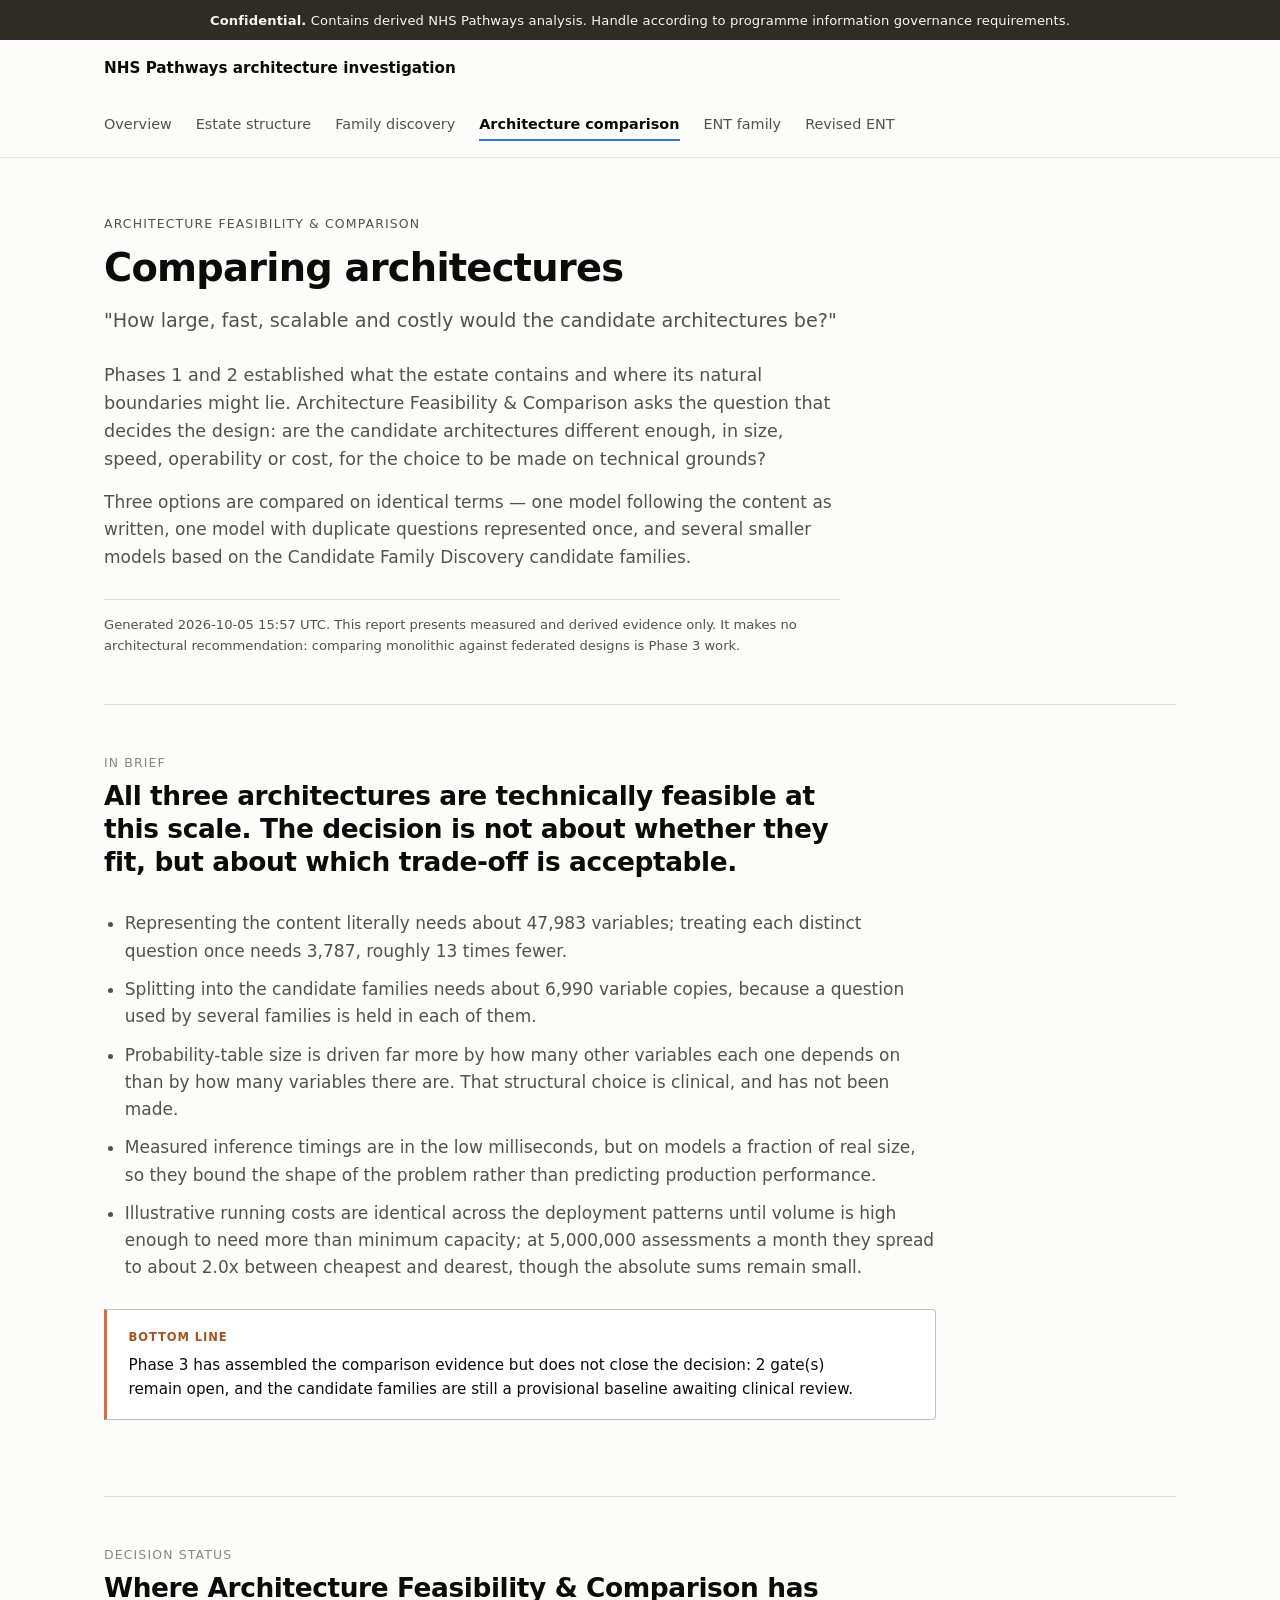
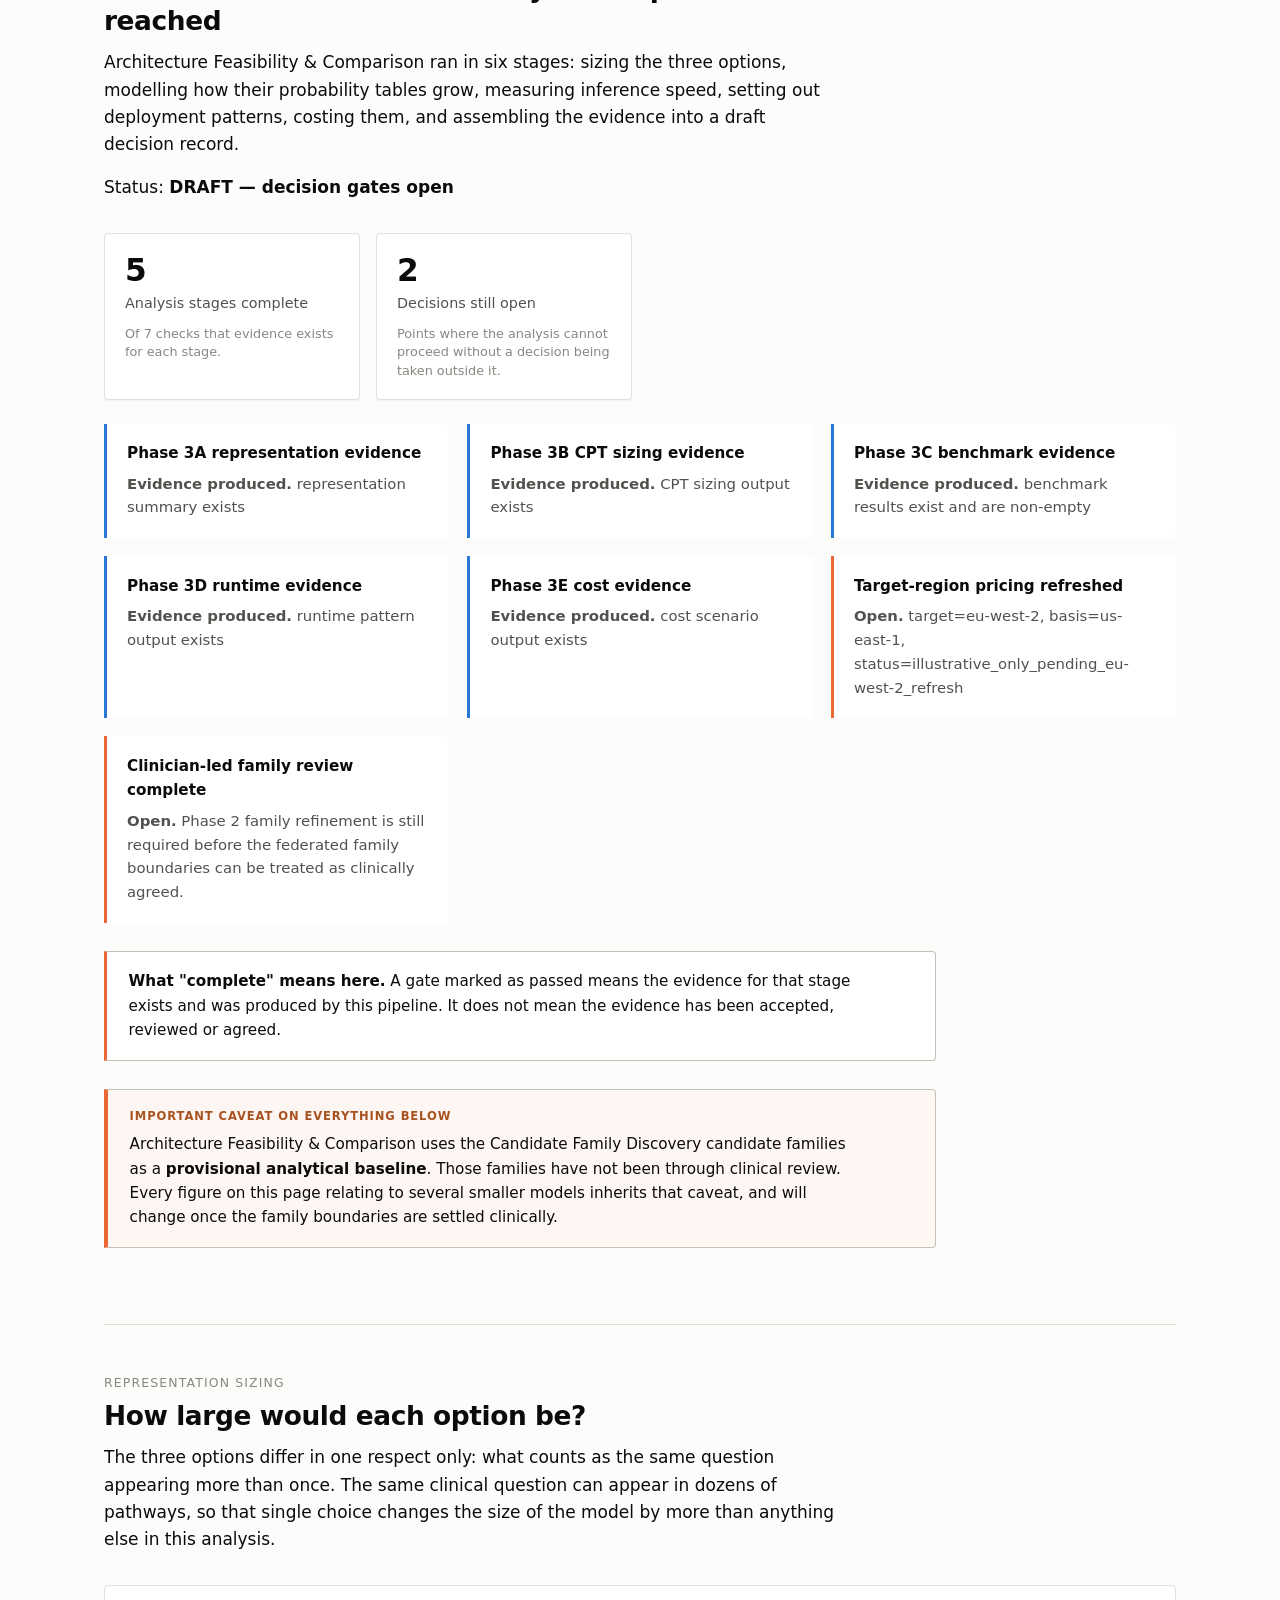
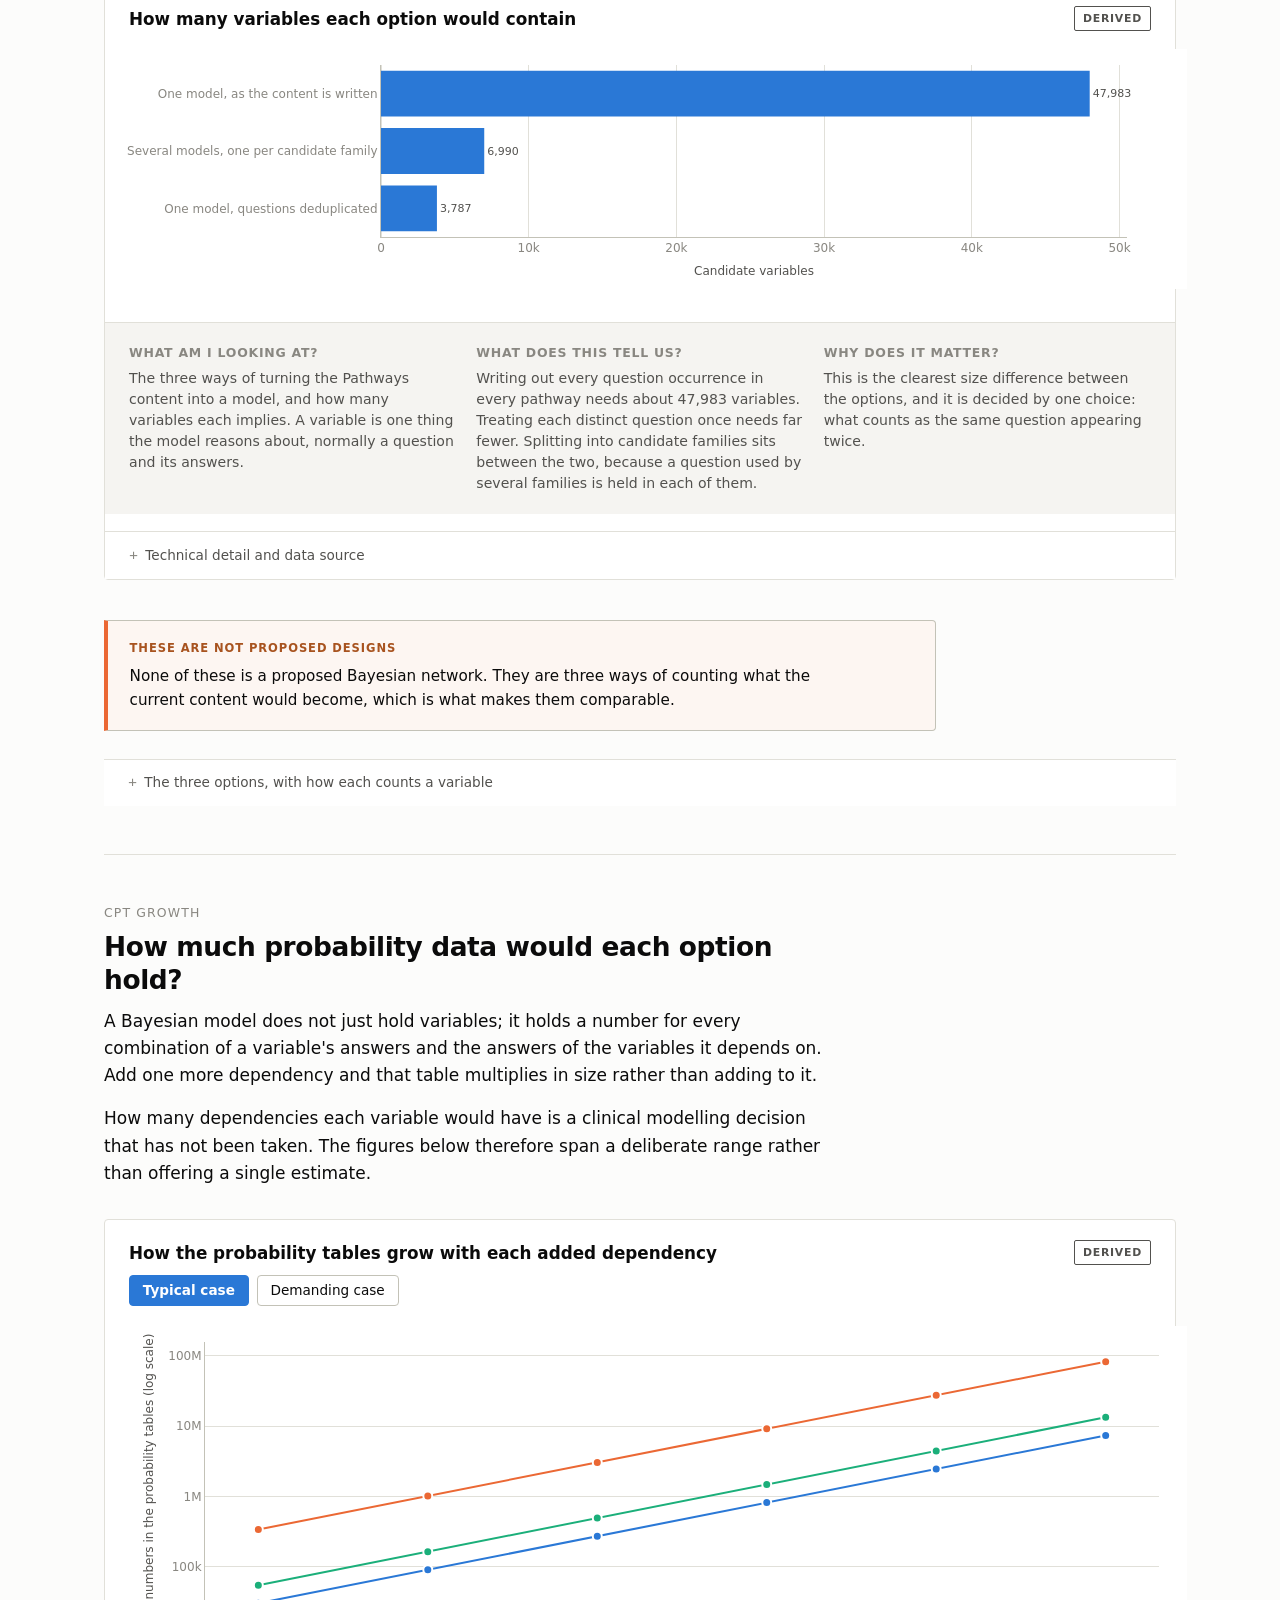
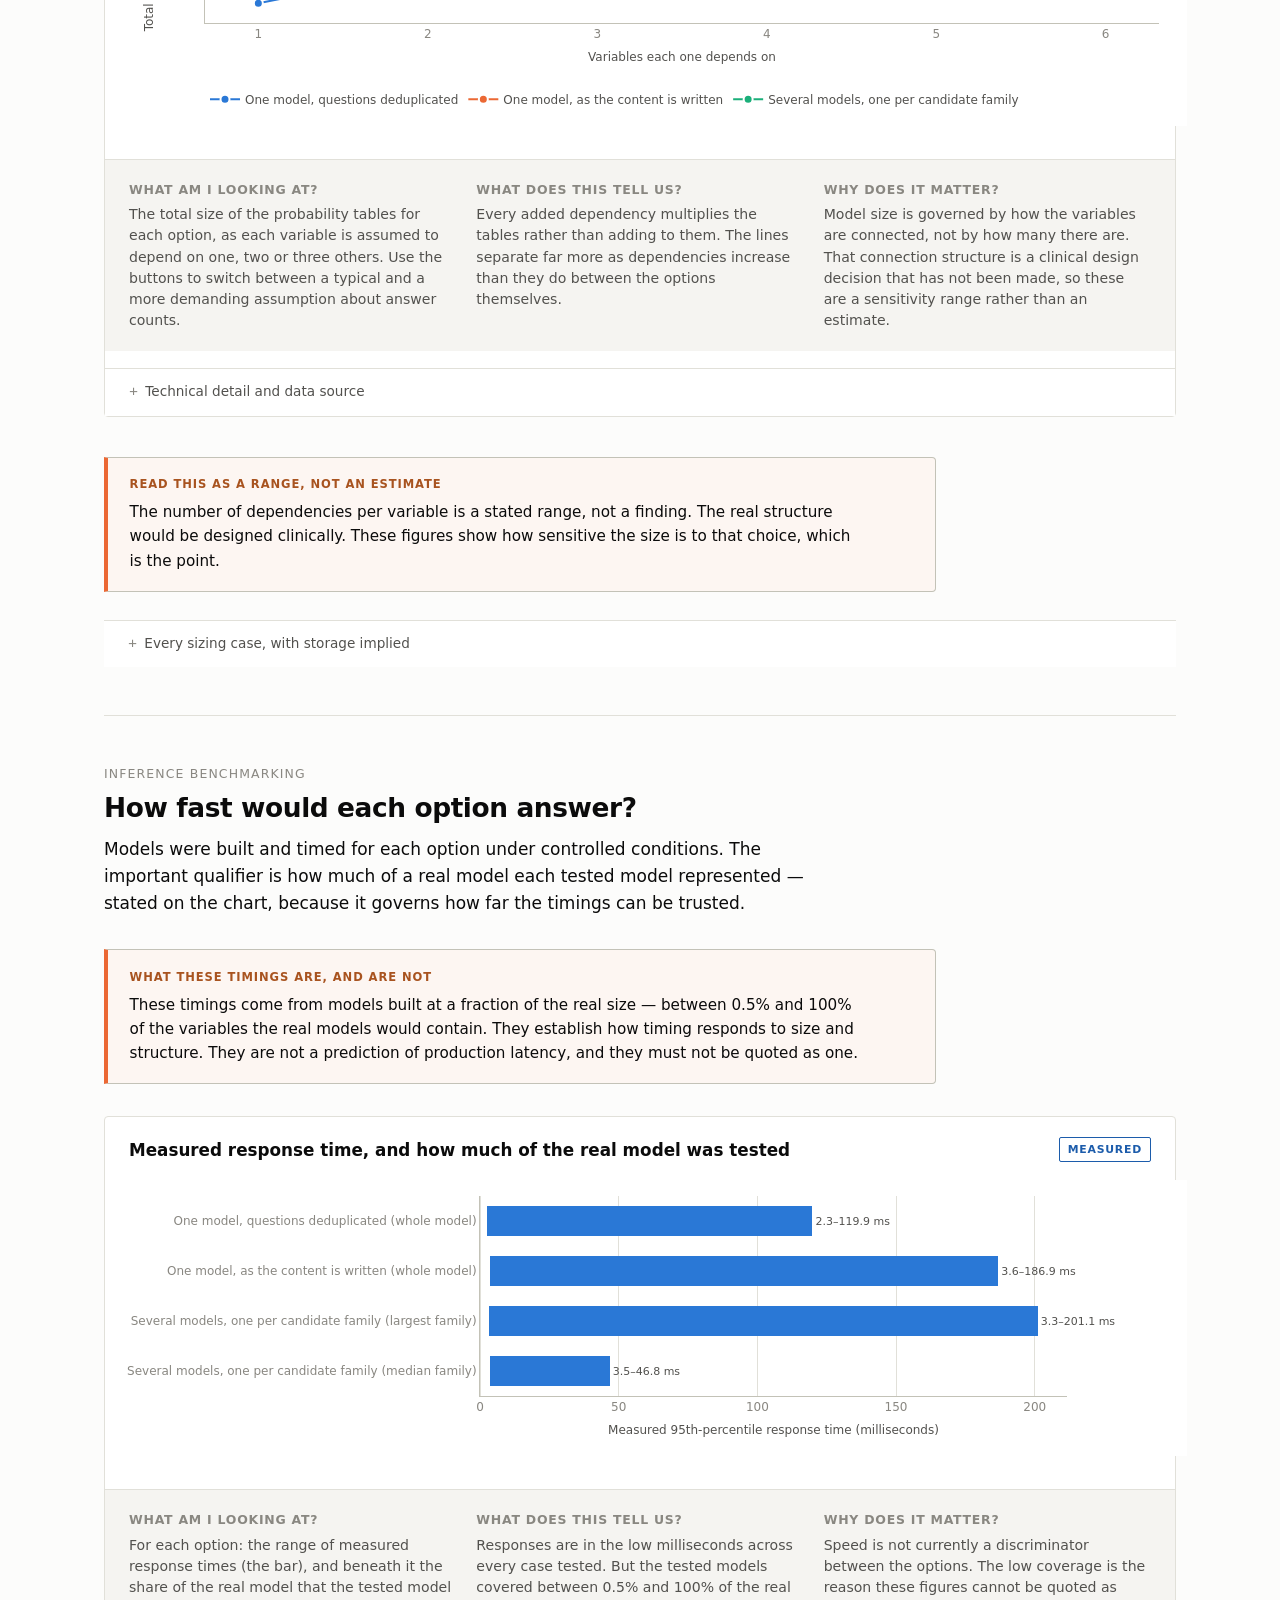
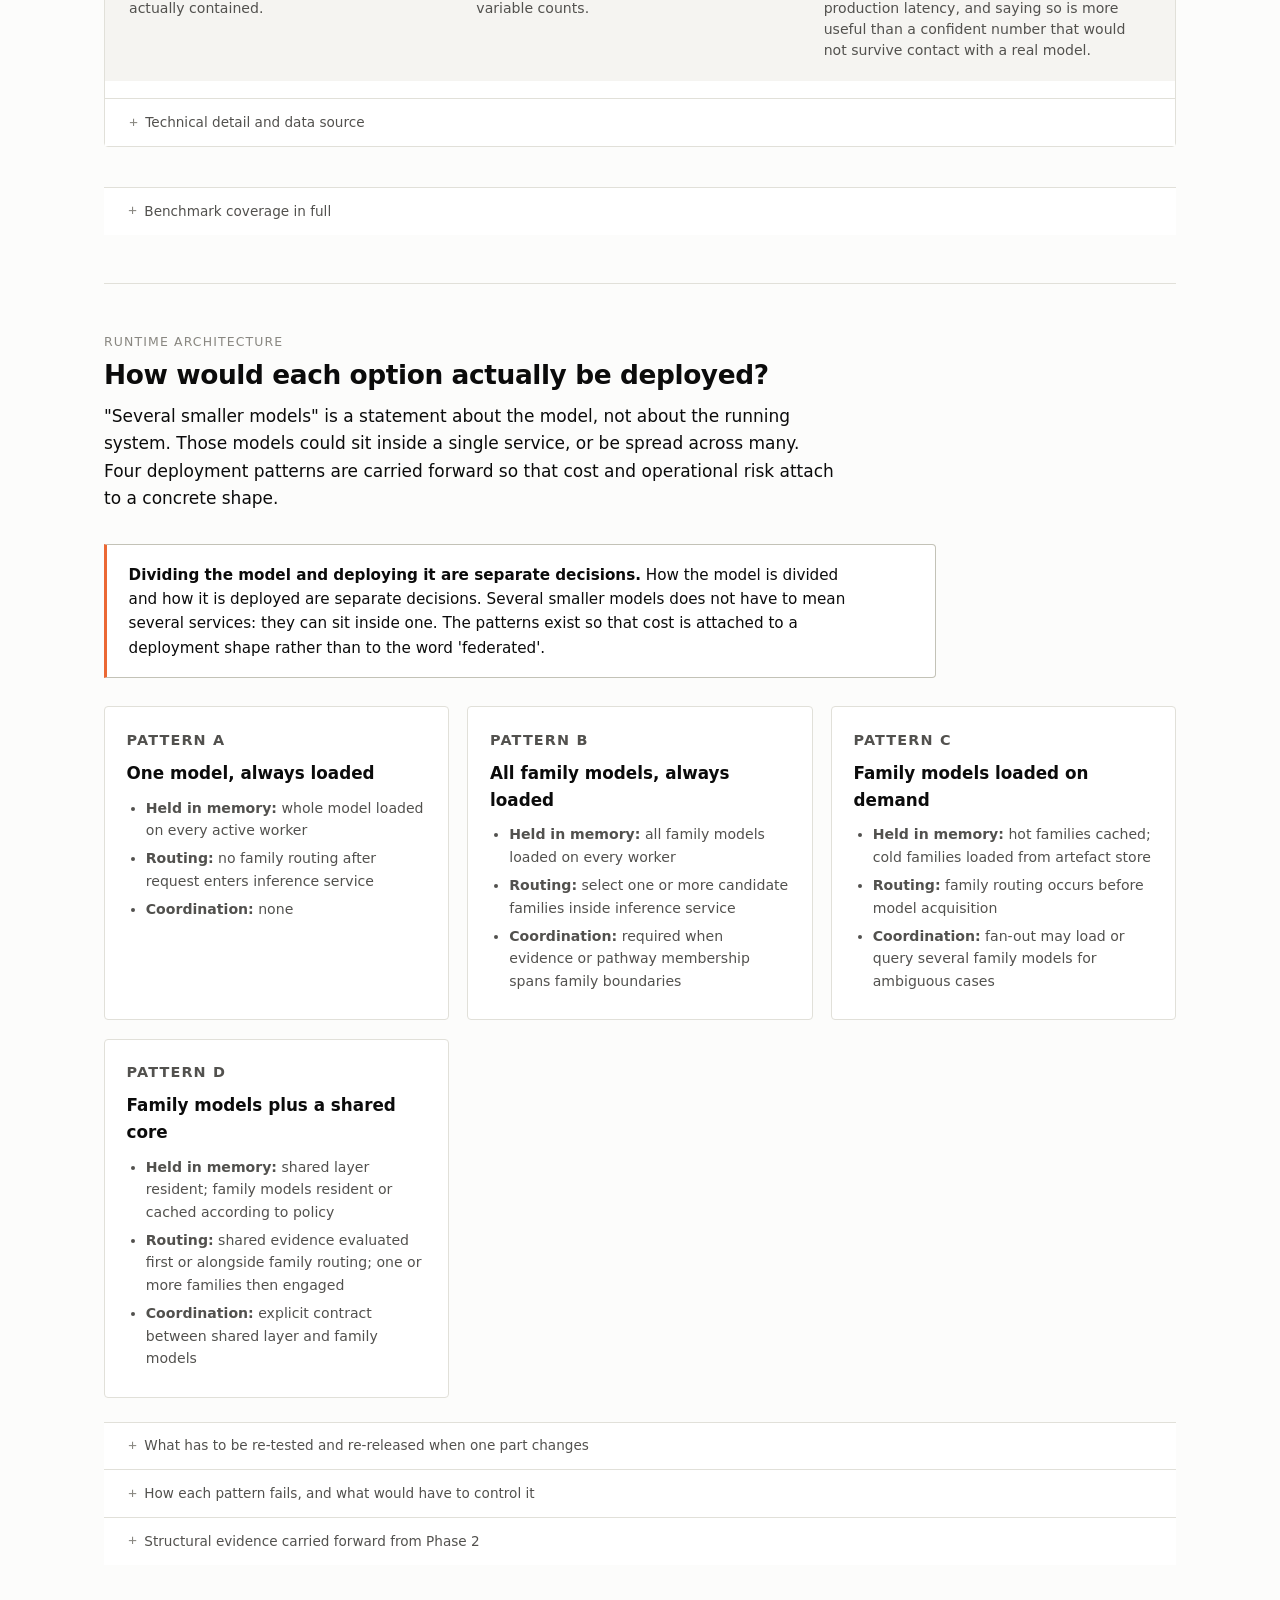
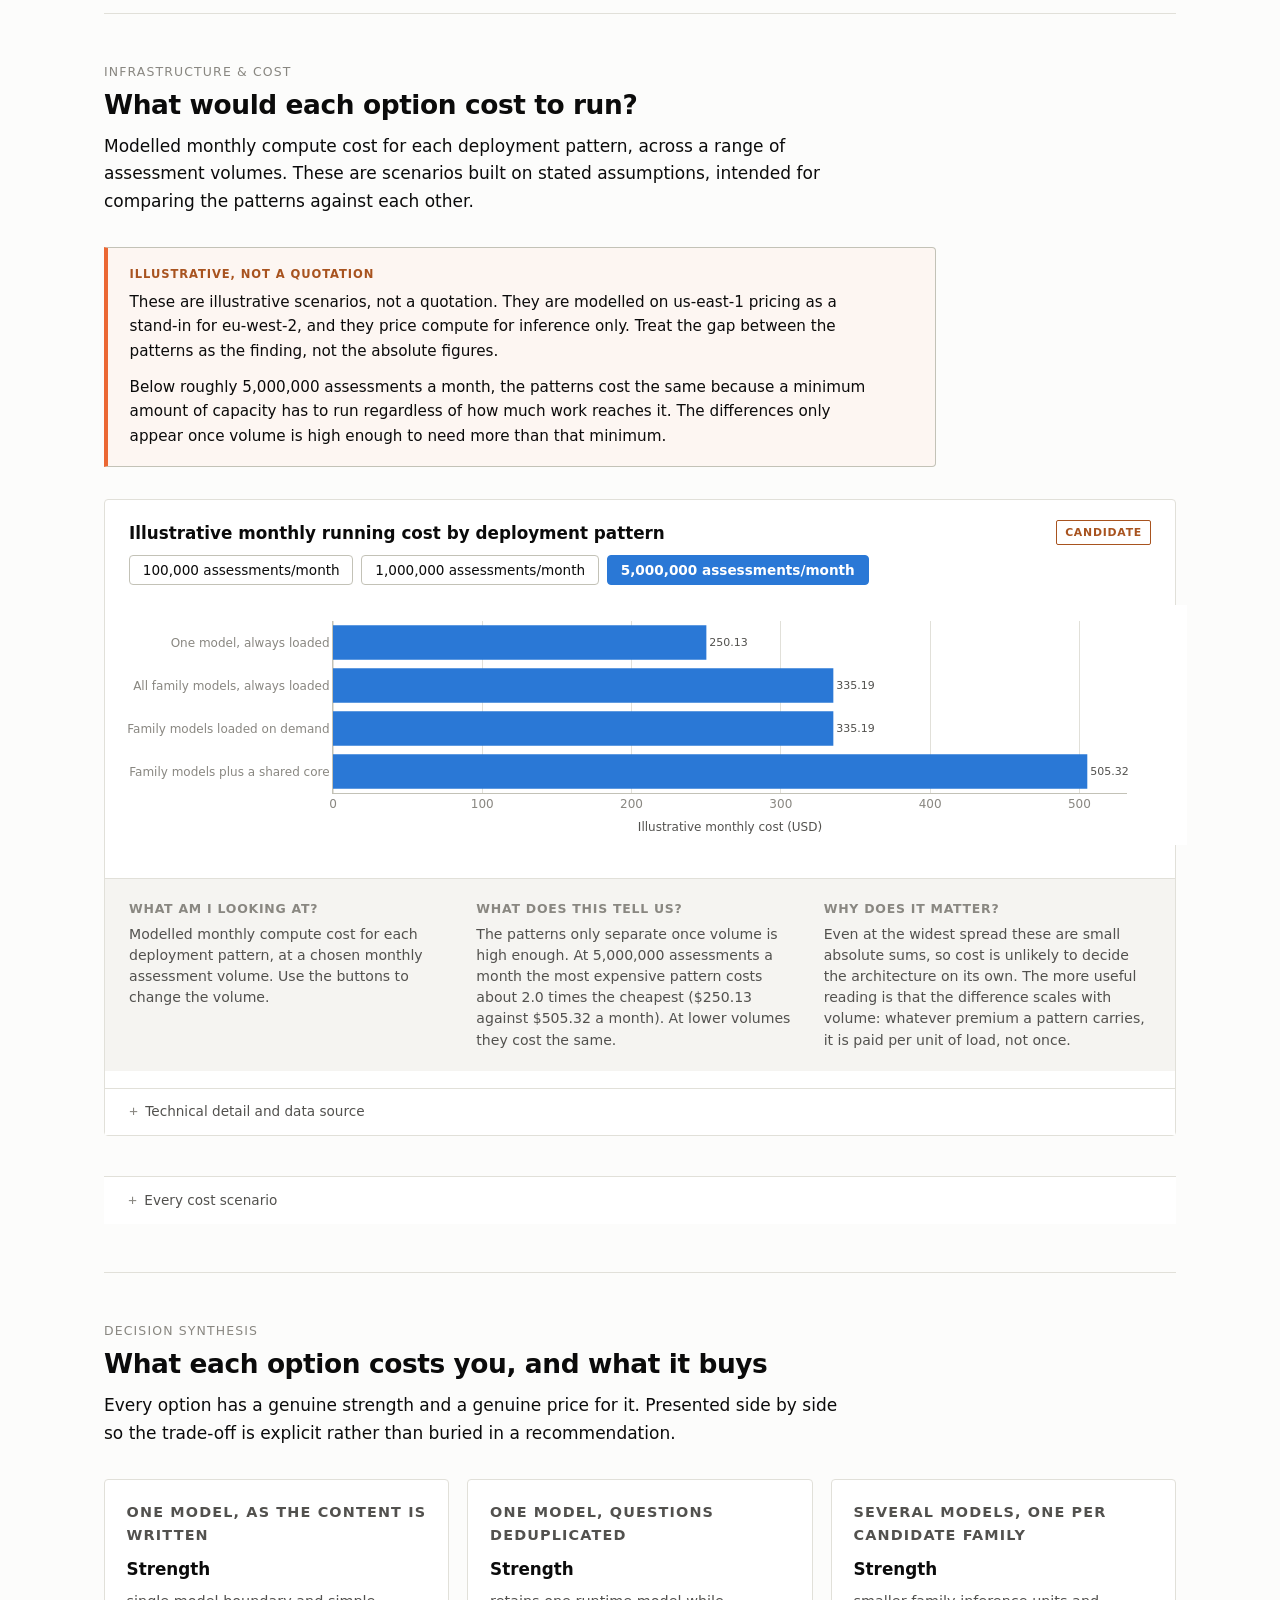
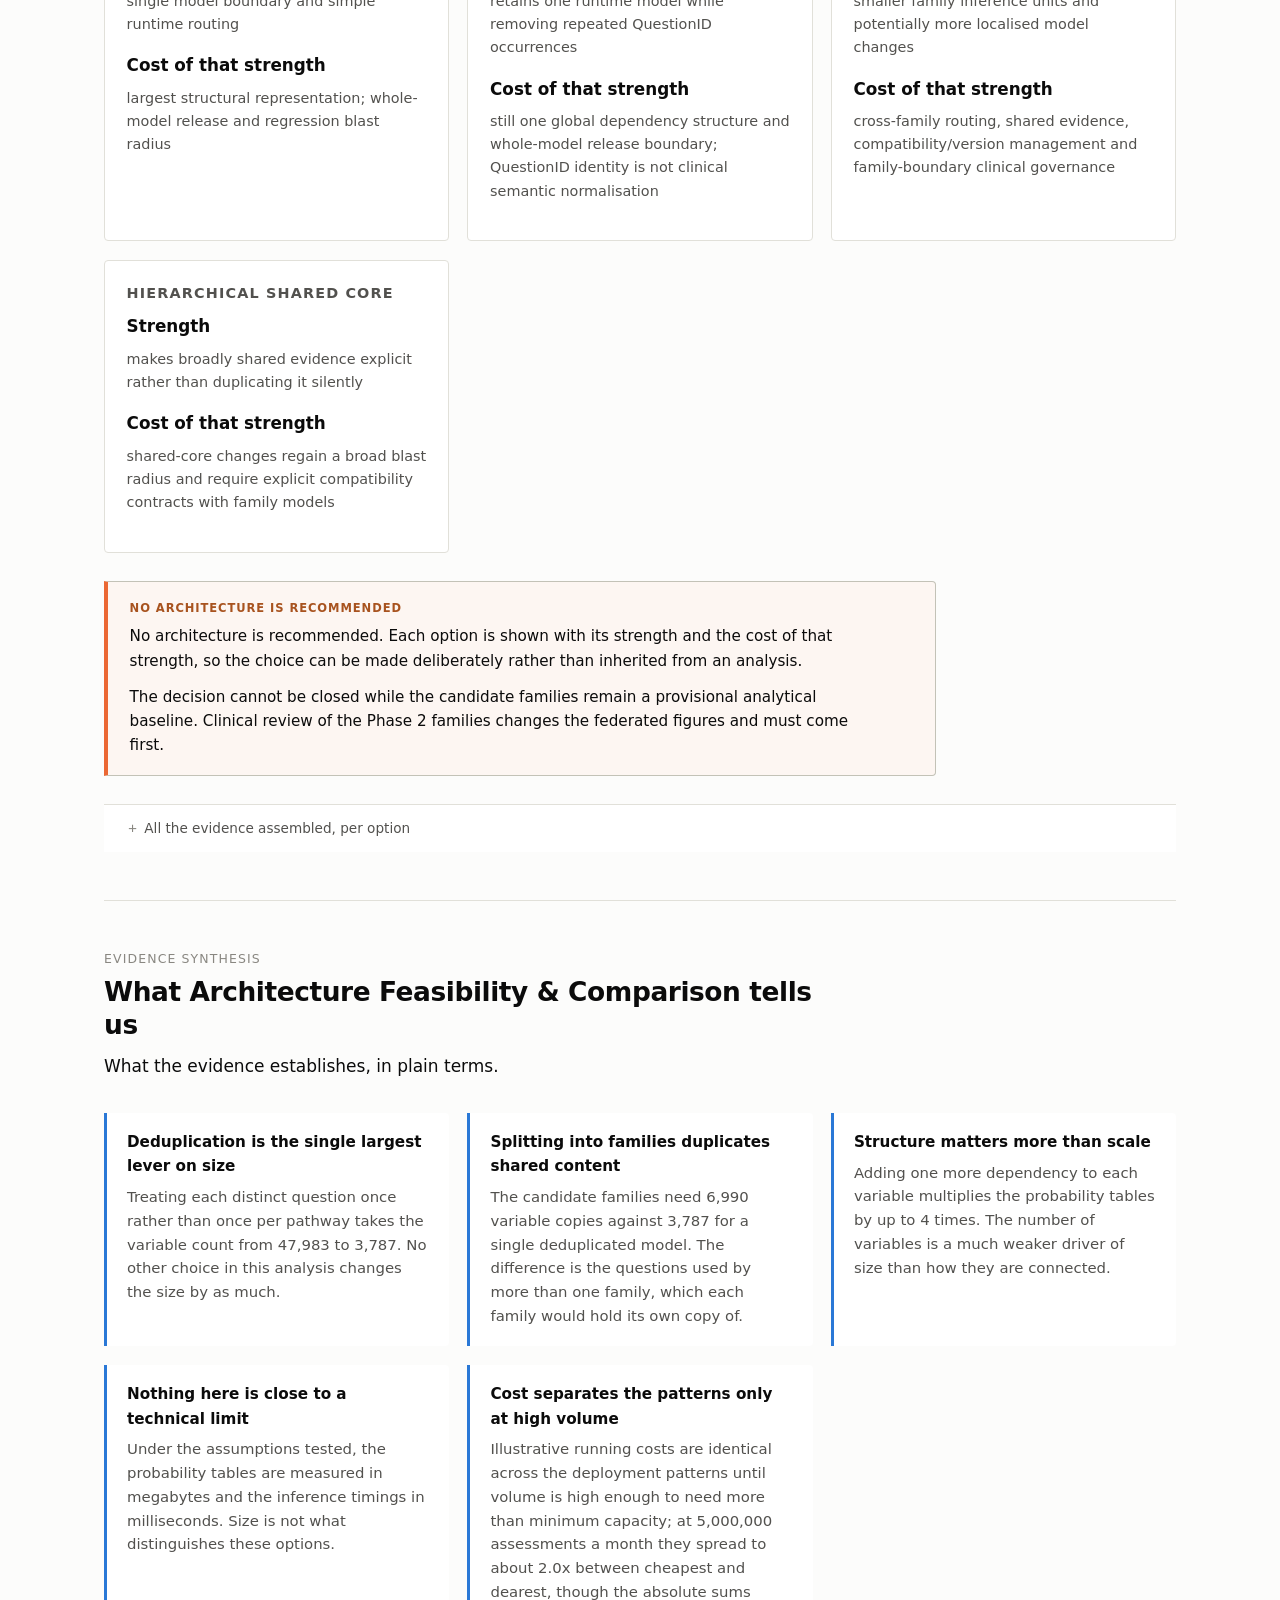
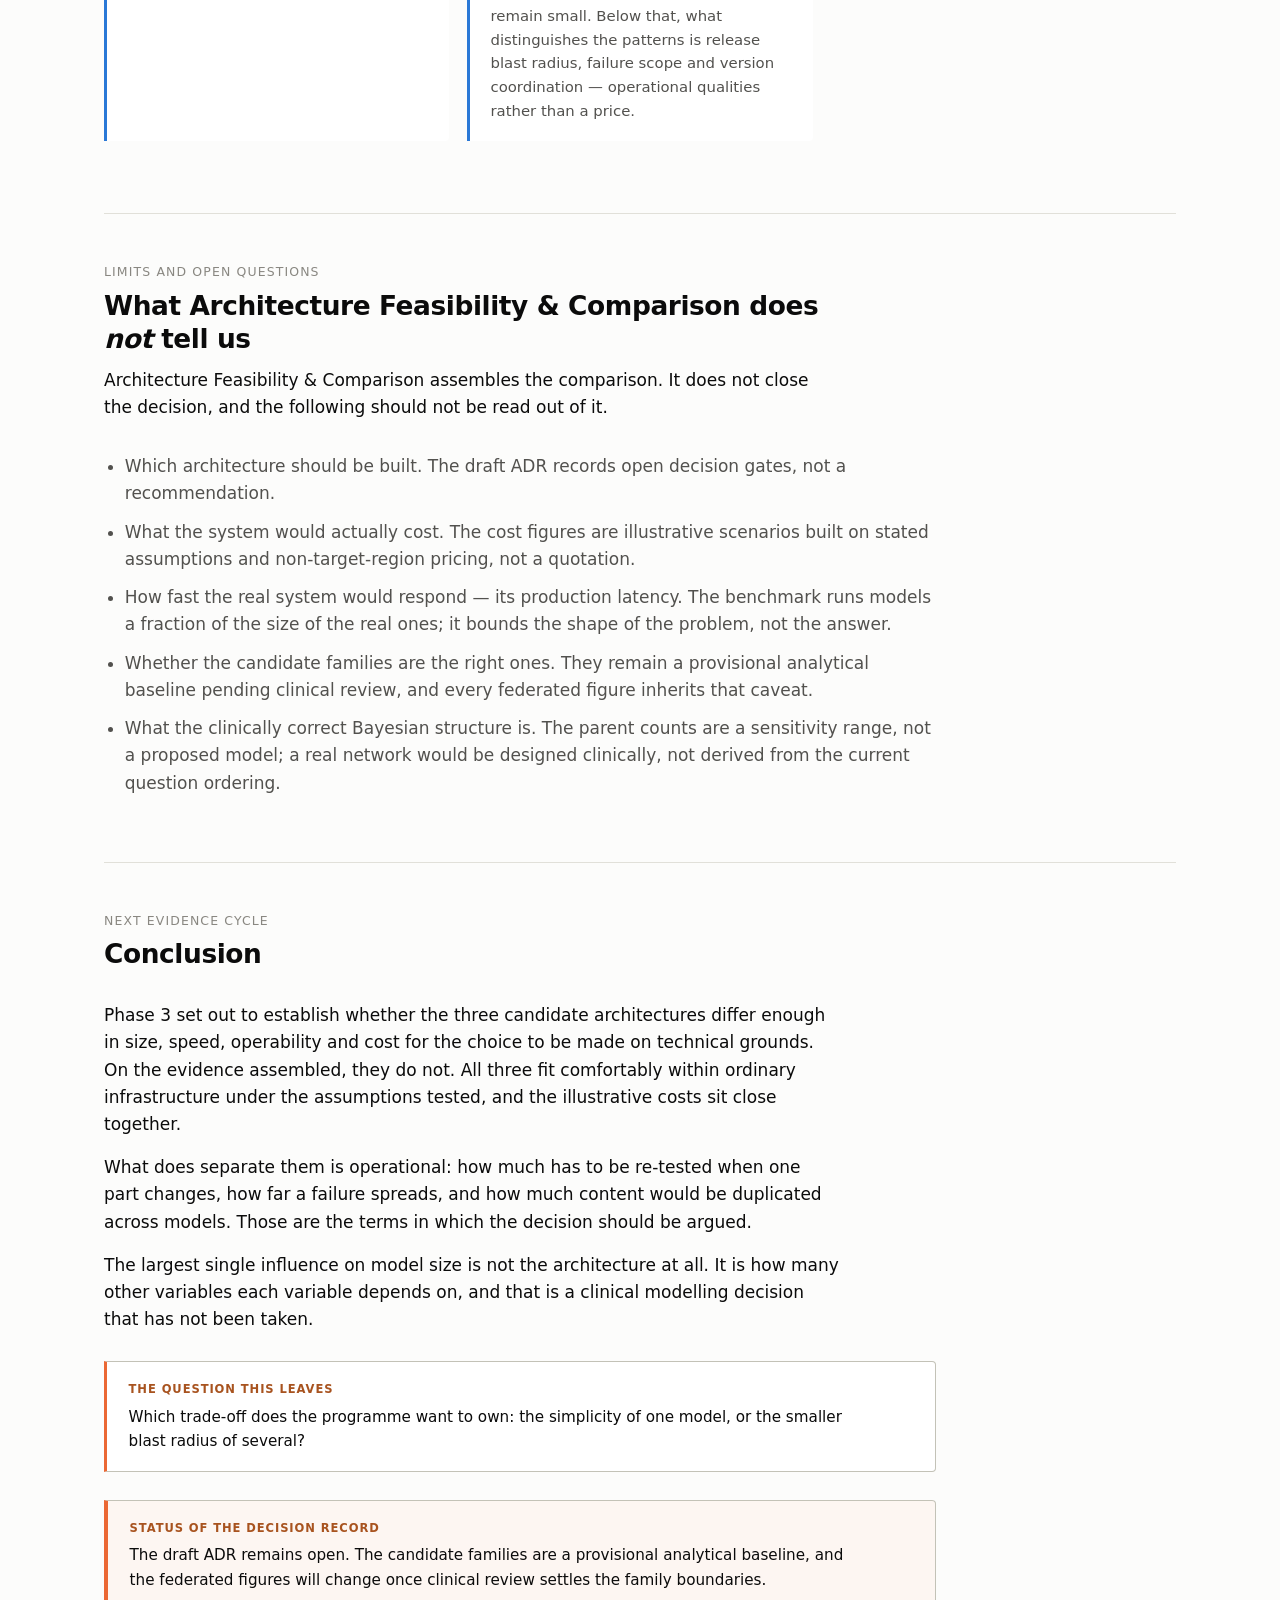
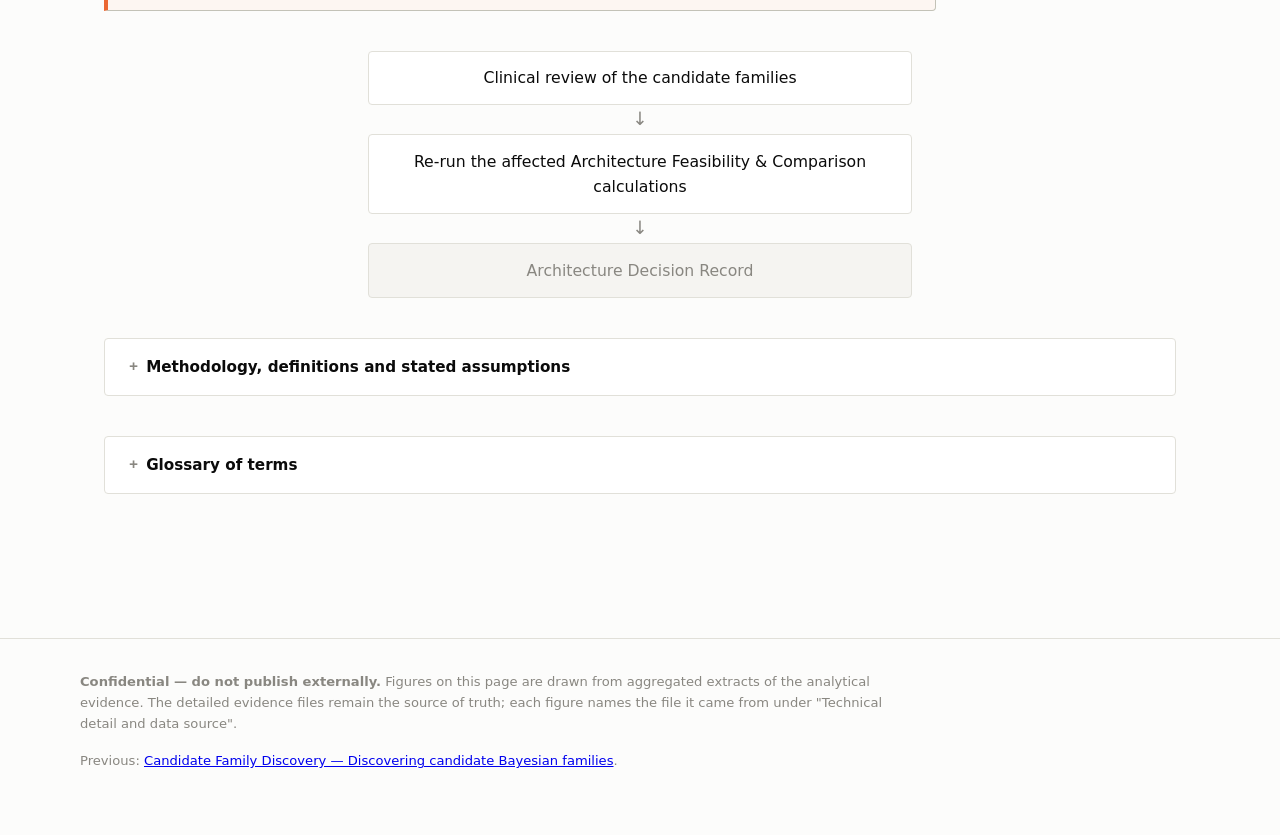
<file: Data Outputs/pathways-analysis/reports/phase3.html>
<!DOCTYPE html>
<html lang="en-GB">
<head>
<meta charset="utf-8">
<meta name="viewport" content="width=device-width, initial-scale=1">
<meta name="robots" content="noindex, nofollow, noarchive">
<title>Architecture Feasibility & Comparison</title>
<link rel="stylesheet" href="css/report.css">
</head>
<body>

<div class="confidentiality-banner" data-confidentiality>
  <strong>Confidential.</strong>
  Contains derived NHS Pathways analysis. Handle according to programme information
  governance requirements.
</div>

<header class="site-header">
  <div class="site-header__inner">
    <p class="site-header__title"><a href="index.html">NHS Pathways architecture investigation</a></p>
    <nav class="site-nav" aria-label="Report sections">
      <a href="index.html">Overview</a>
      <a href="phase1.html">Estate structure</a>
      <a href="phase2.html">Family discovery</a>
      <a href="phase3.html">Architecture comparison</a>
      <a href="ent.html">ENT family</a>
      <a href="revised-ent.html">Revised ENT</a>
    </nav>
  </div>
</header>

<main id="report">

  <div class="page-intro">
    <p class="page-intro__eyebrow">Architecture Feasibility &amp; Comparison</p>
    <h1>Comparing architectures</h1>
    <p class="page-intro__question">"How large, fast, scalable and costly would the
      candidate architectures be?"</p>
    <p class="lede">
      Phases 1 and 2 established what the estate contains and where its natural
      boundaries might lie. Architecture Feasibility & Comparison asks the question that decides the design: are the
      candidate architectures different enough, in size, speed, operability or cost, for
      the choice to be made on technical grounds?
    </p>
    <p>
      Three options are compared on identical terms — one model following the content as
      written, one model with duplicate questions represented once, and several smaller
      models based on the Candidate Family Discovery candidate families.
    </p>
    <p class="page-meta">
      Generated <span data-meta-generated>—</span>. <span data-meta-scope></span>
    </p>
  </div>

  <div id="load-status" class="loading">Loading report data…</div>

  <!-- Executive summary -->
  <section class="report-section" id="section-summary" hidden>
    <div class="section-head">
      <span class="section-head__number">In brief</span>
      <h2 id="exec-headline"></h2>
    </div>
    <ul class="limits-list" id="exec-points"></ul>
    <div class="callout">
      <span class="callout__label">Bottom line</span>
      <p id="exec-bottom-line"></p>
    </div>
  </section>

  <!-- 1. Status -->
  <section class="report-section" id="section-status" hidden>
    <div class="section-head">
      <span class="section-head__number">Decision status</span>
      <h2>Where Architecture Feasibility & Comparison has reached</h2>
      <p>
        Architecture Feasibility & Comparison ran in six stages: sizing the three options, modelling how their
        probability tables grow, measuring inference speed, setting out deployment
        patterns, costing them, and assembling the evidence into a draft decision record.
      </p>
      <p>
        Status: <strong id="status-headline"></strong>
      </p>
    </div>
    <div class="card-grid" id="status-cards"></div>
    <div class="insight-grid" id="gate-list"></div>
    <div class="callout" id="status-note"></div>
    <div class="callout callout--prominent">
      <span class="callout__label">Important caveat on everything below</span>
      <p>
        Architecture Feasibility & Comparison uses the Candidate Family Discovery candidate families as a <strong>provisional analytical
        baseline</strong>. Those families have not been through clinical review. Every
        figure on this page relating to several smaller models inherits that caveat, and
        will change once the family boundaries are settled clinically.
      </p>
    </div>
  </section>

  <!-- 2. The three options -->
  <section class="report-section" id="section-representations" hidden>
    <div class="section-head">
      <span class="section-head__number">Representation sizing</span>
      <h2>How large would each option be?</h2>
      <p>
        The three options differ in one respect only: what counts as the same question
        appearing more than once. The same clinical question can appear in dozens of
        pathways, so that single choice changes the size of the model by more than
        anything else in this analysis.
      </p>
    </div>
    <div id="representation-figure"></div>
    <div class="callout callout--prominent" id="representation-caveat"></div>
    <div id="representation-table"></div>
  </section>

  <!-- 3. Probability tables -->
  <section class="report-section" id="section-cpt" hidden>
    <div class="section-head">
      <span class="section-head__number">CPT growth</span>
      <h2>How much probability data would each option hold?</h2>
      <p>
        A Bayesian model does not just hold variables; it holds a number for every
        combination of a variable's answers and the answers of the variables it depends
        on. Add one more dependency and that table multiplies in size rather than adding
        to it.
      </p>
      <p>
        How many dependencies each variable would have is a clinical modelling decision
        that has not been taken. The figures below therefore span a deliberate range
        rather than offering a single estimate.
      </p>
    </div>
    <div id="cpt-figure"></div>
    <div class="callout callout--prominent" id="cpt-caveat"></div>
    <div id="cpt-table"></div>
  </section>

  <!-- 4. Benchmark -->
  <section class="report-section" id="section-benchmark" hidden>
    <div class="section-head">
      <span class="section-head__number">Inference benchmarking</span>
      <h2>How fast would each option answer?</h2>
      <p>
        Models were built and timed for each option under controlled conditions. The
        important qualifier is how much of a real model each tested model represented —
        stated on the chart, because it governs how far the timings can be trusted.
      </p>
    </div>
    <div class="callout callout--prominent" id="benchmark-warning"></div>
    <div id="benchmark-figure"></div>
    <div id="benchmark-table"></div>
  </section>

  <!-- 5. Runtime patterns -->
  <section class="report-section" id="section-runtime" hidden>
    <div class="section-head">
      <span class="section-head__number">Runtime architecture</span>
      <h2>How would each option actually be deployed?</h2>
      <p>
        "Several smaller models" is a statement about the model, not about the running
        system. Those models could sit inside a single service, or be spread across many.
        Four deployment patterns are carried forward so that cost and operational risk
        attach to a concrete shape.
      </p>
    </div>
    <div class="callout" id="runtime-key-point"></div>
    <div class="panel-grid" id="runtime-patterns"></div>
    <div id="runtime-tables"></div>
  </section>

  <!-- 6. Cost -->
  <section class="report-section" id="section-cost" hidden>
    <div class="section-head">
      <span class="section-head__number">Infrastructure &amp; cost</span>
      <h2>What would each option cost to run?</h2>
      <p>
        Modelled monthly compute cost for each deployment pattern, across a range of
        assessment volumes. These are scenarios built on stated assumptions, intended for
        comparing the patterns against each other.
      </p>
    </div>
    <div class="callout callout--prominent" id="cost-caveat"></div>
    <div id="cost-figure"></div>
    <div id="cost-table"></div>
  </section>

  <!-- 7. Trade-offs -->
  <section class="report-section" id="section-decision" hidden>
    <div class="section-head">
      <span class="section-head__number">Decision synthesis</span>
      <h2>What each option costs you, and what it buys</h2>
      <p>
        Every option has a genuine strength and a genuine price for it. Presented side by
        side so the trade-off is explicit rather than buried in a recommendation.
      </p>
    </div>
    <div class="panel-grid" id="tradeoff-panels"></div>
    <div class="callout callout--prominent" id="no-recommendation"></div>
    <div id="decision-table"></div>
  </section>

  <!-- 8. What Architecture Feasibility & Comparison tells us -->
  <section class="report-section" id="section-tells" hidden>
    <div class="section-head">
      <span class="section-head__number">Evidence synthesis</span>
      <h2>What Architecture Feasibility & Comparison tells us</h2>
      <p>What the evidence establishes, in plain terms.</p>
    </div>
    <div class="insight-grid" id="tells-cards"></div>
  </section>

  <!-- 9. What Architecture Feasibility & Comparison does not tell us -->
  <section class="report-section" id="section-limits" hidden>
    <div class="section-head">
      <span class="section-head__number">Limits and open questions</span>
      <h2>What Architecture Feasibility & Comparison does <em>not</em> tell us</h2>
      <p>
        Architecture Feasibility & Comparison assembles the comparison. It does not close the decision, and the
        following should not be read out of it.
      </p>
    </div>
    <ul class="limits-list" id="limits-list"></ul>
  </section>

  <!-- 10. Conclusion -->
  <section class="report-section" id="section-conclusion" hidden>
    <div class="section-head">
      <span class="section-head__number">Next evidence cycle</span>
      <h2>Conclusion</h2>
    </div>
    <div id="conclusion-body"></div>
    <div class="callout">
      <span class="callout__label">The question this leaves</span>
      <p id="conclusion-question"></p>
    </div>
    <div class="callout callout--prominent">
      <span class="callout__label">Status of the decision record</span>
      <p id="conclusion-status"></p>
    </div>

    <div class="flow" role="list" aria-label="Remaining steps">
      <div class="flow__step" role="listitem">Clinical review of the candidate families</div>
      <div class="flow__arrow" aria-hidden="true">↓</div>
      <div class="flow__step" role="listitem">Re-run the affected Architecture Feasibility & Comparison calculations</div>
      <div class="flow__arrow" aria-hidden="true">↓</div>
      <div class="flow__step flow__step--pending" role="listitem">
        Architecture Decision Record
      </div>
    </div>

    <details class="methodology">
      <summary>Methodology, definitions and stated assumptions</summary>
      <dl class="definition-list" id="methodology"></dl>
    </details>

    <details class="methodology">
      <summary>Glossary of terms</summary>
      <dl class="glossary-grid" id="glossary" style="padding:0 1.5rem 1.5rem"></dl>
    </details>
  </section>

</main>

<footer class="site-footer">
  <div class="site-footer__inner">
    <p>
      <strong>Confidential — do not publish externally.</strong>
      Figures on this page are drawn from aggregated extracts of the analytical evidence.
      The detailed evidence files remain the source of truth; each figure names the file
      it came from under "Technical detail and data source".
    </p>
    <p>
      Previous: <a href="phase2.html">Candidate Family Discovery — Discovering candidate Bayesian families</a>.
    </p>
  </div>
</footer>

<script src="vendor/plotly-cartesian-2.35.2.min.js"></script>
<script src="js/common.js"></script>
<script src="js/charts.js"></script>
<script src="js/phase3.js"></script>
</body>
</html>
</file>
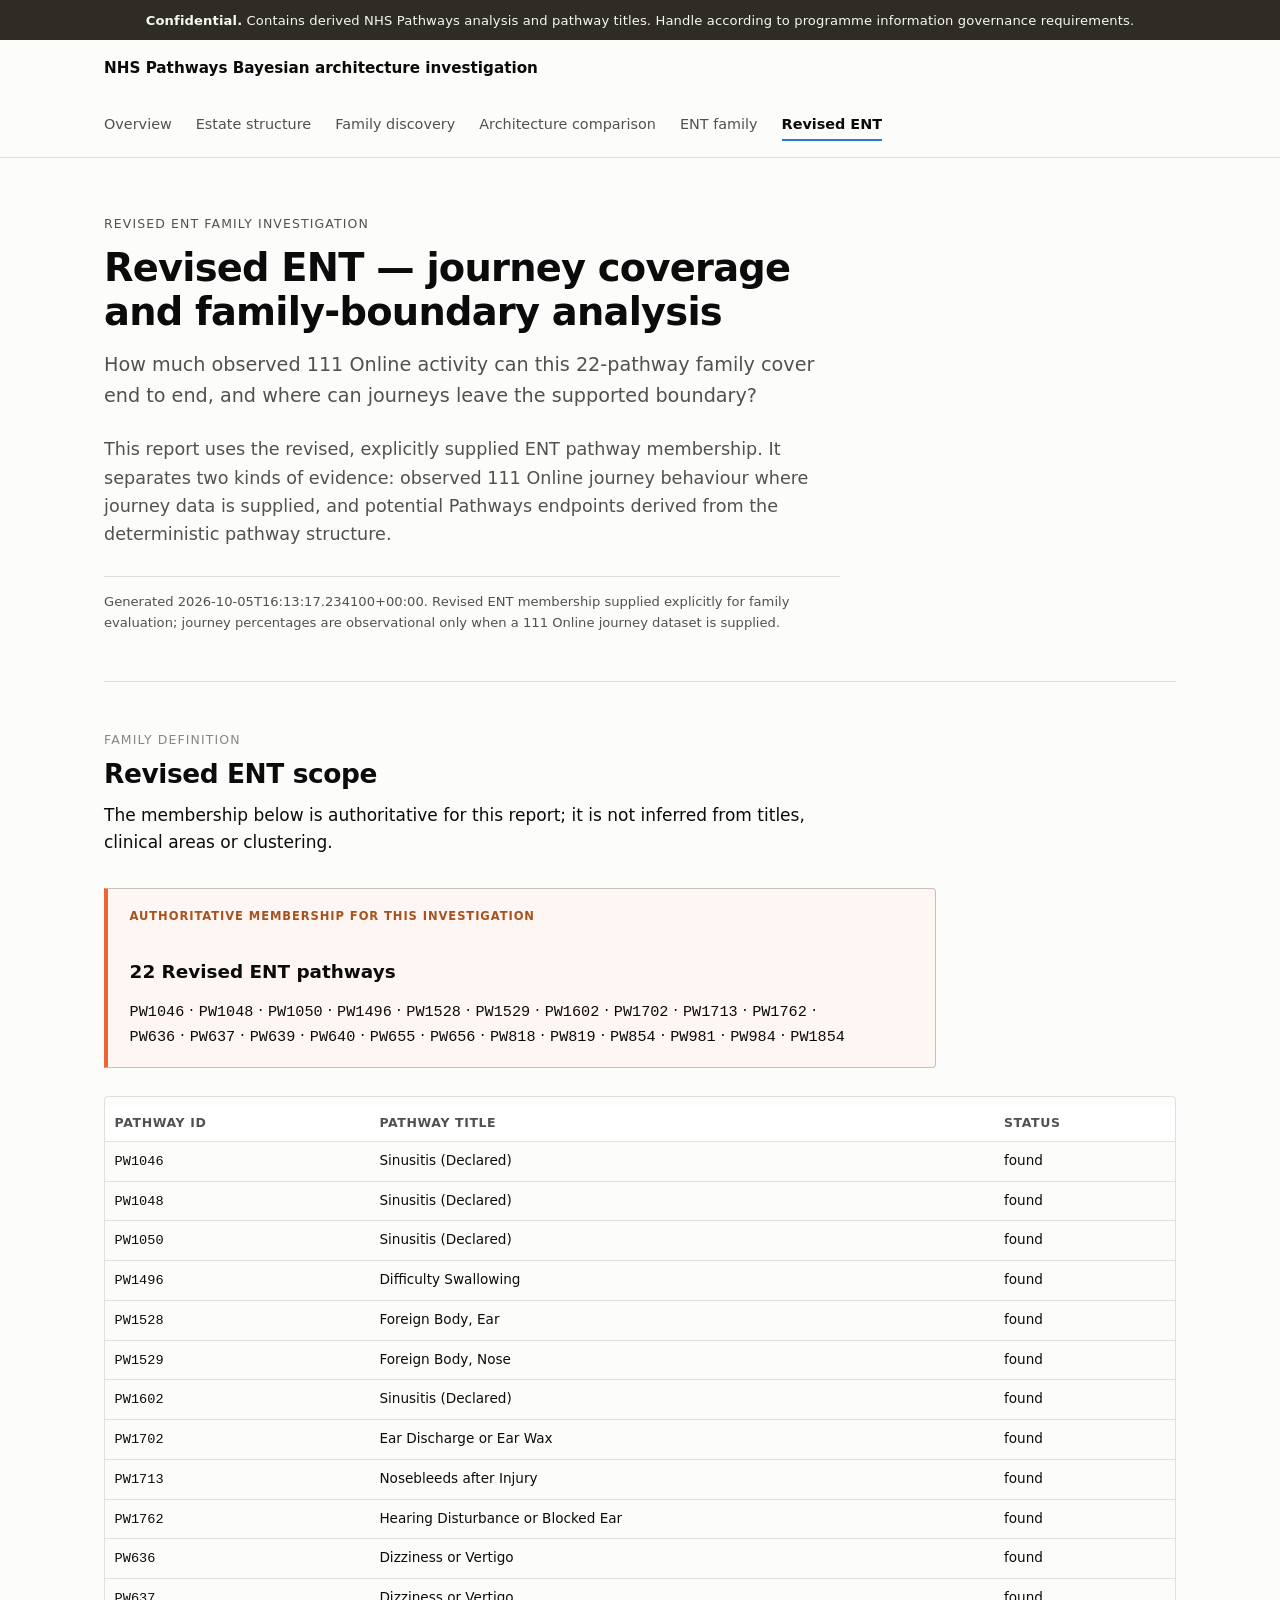
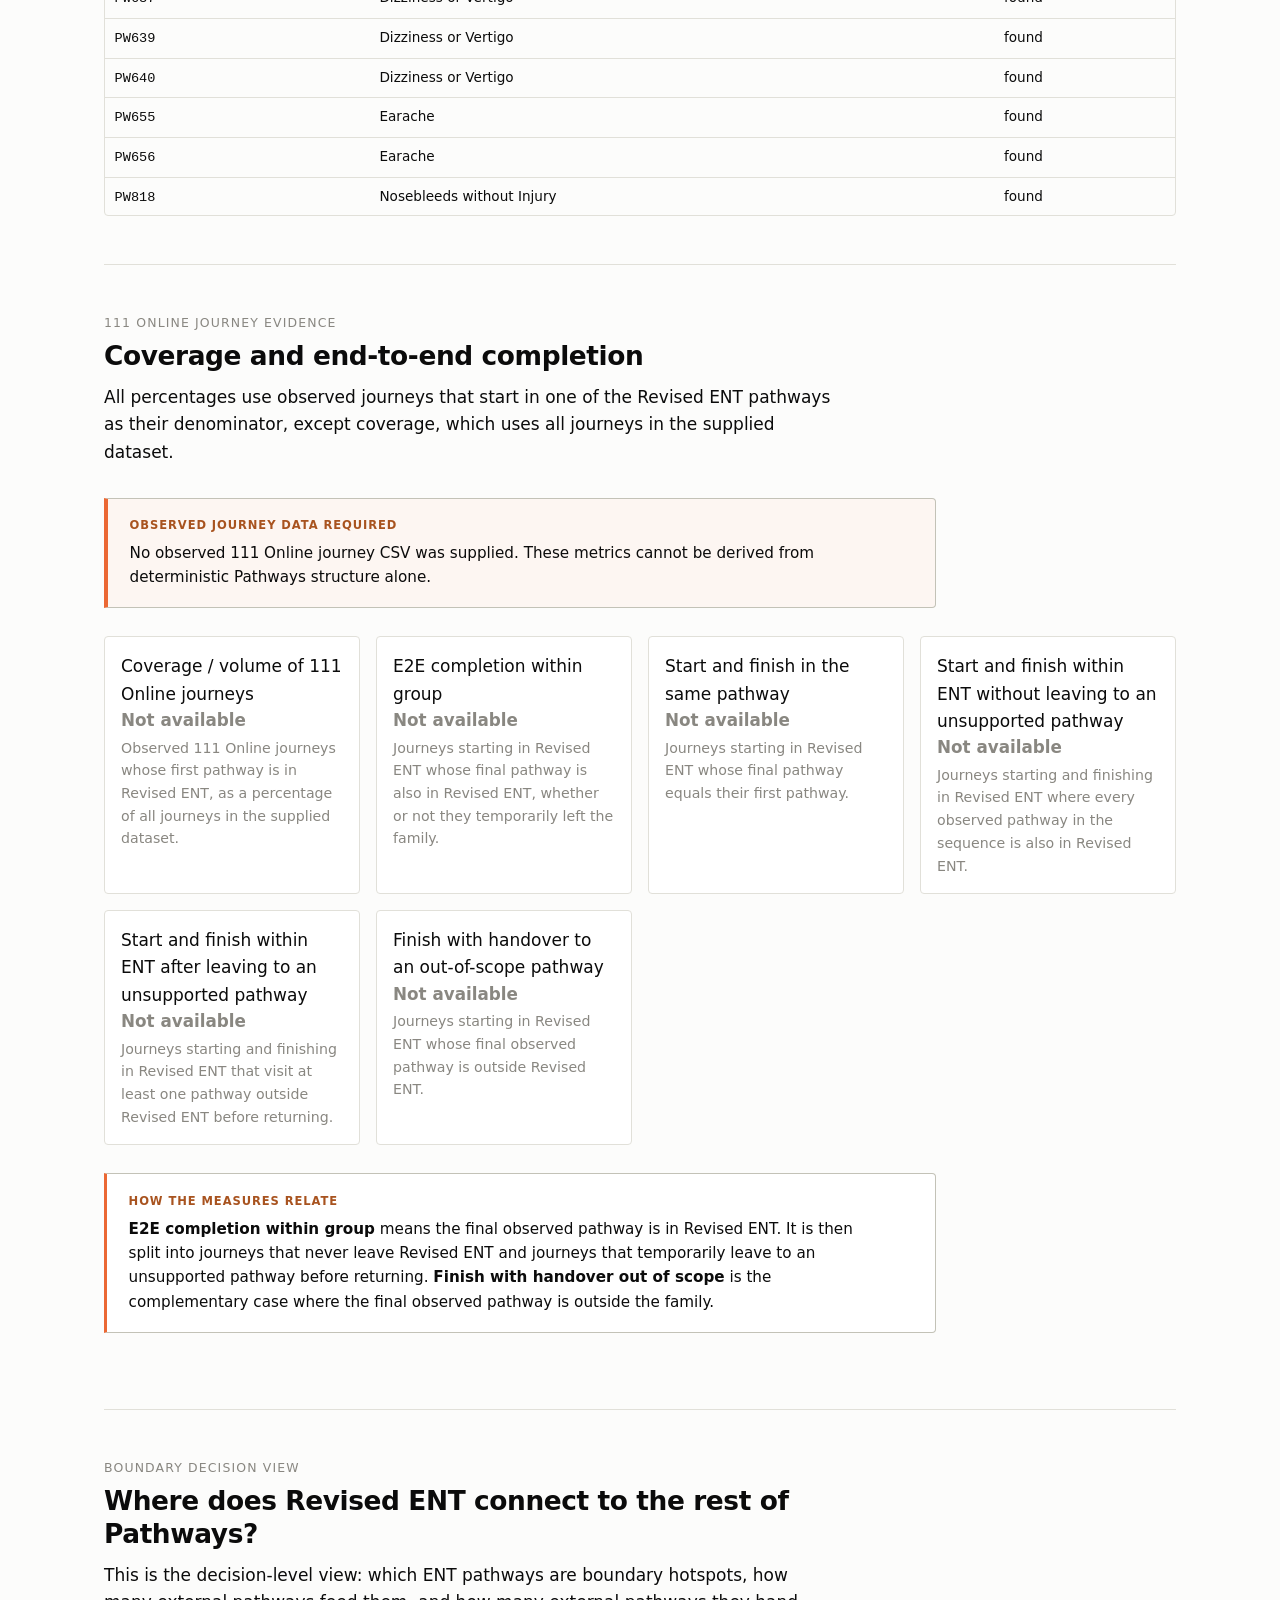
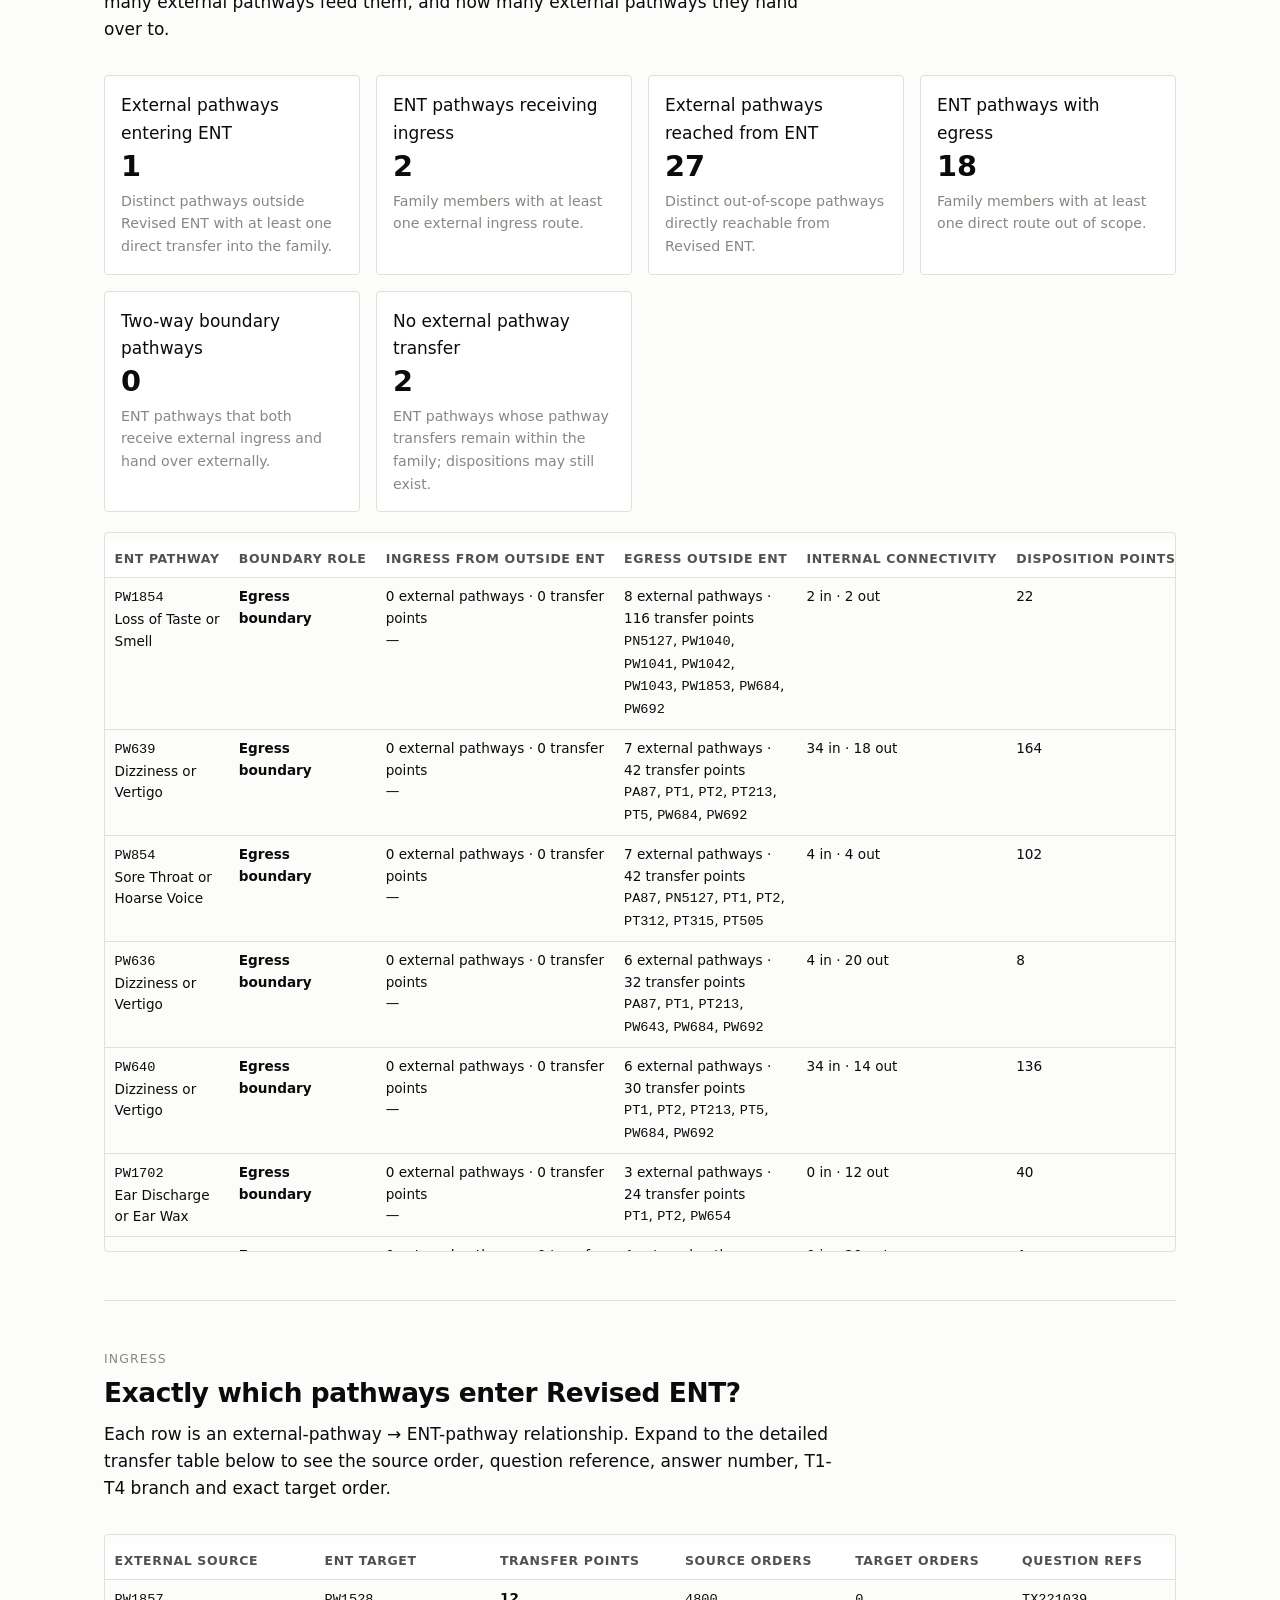
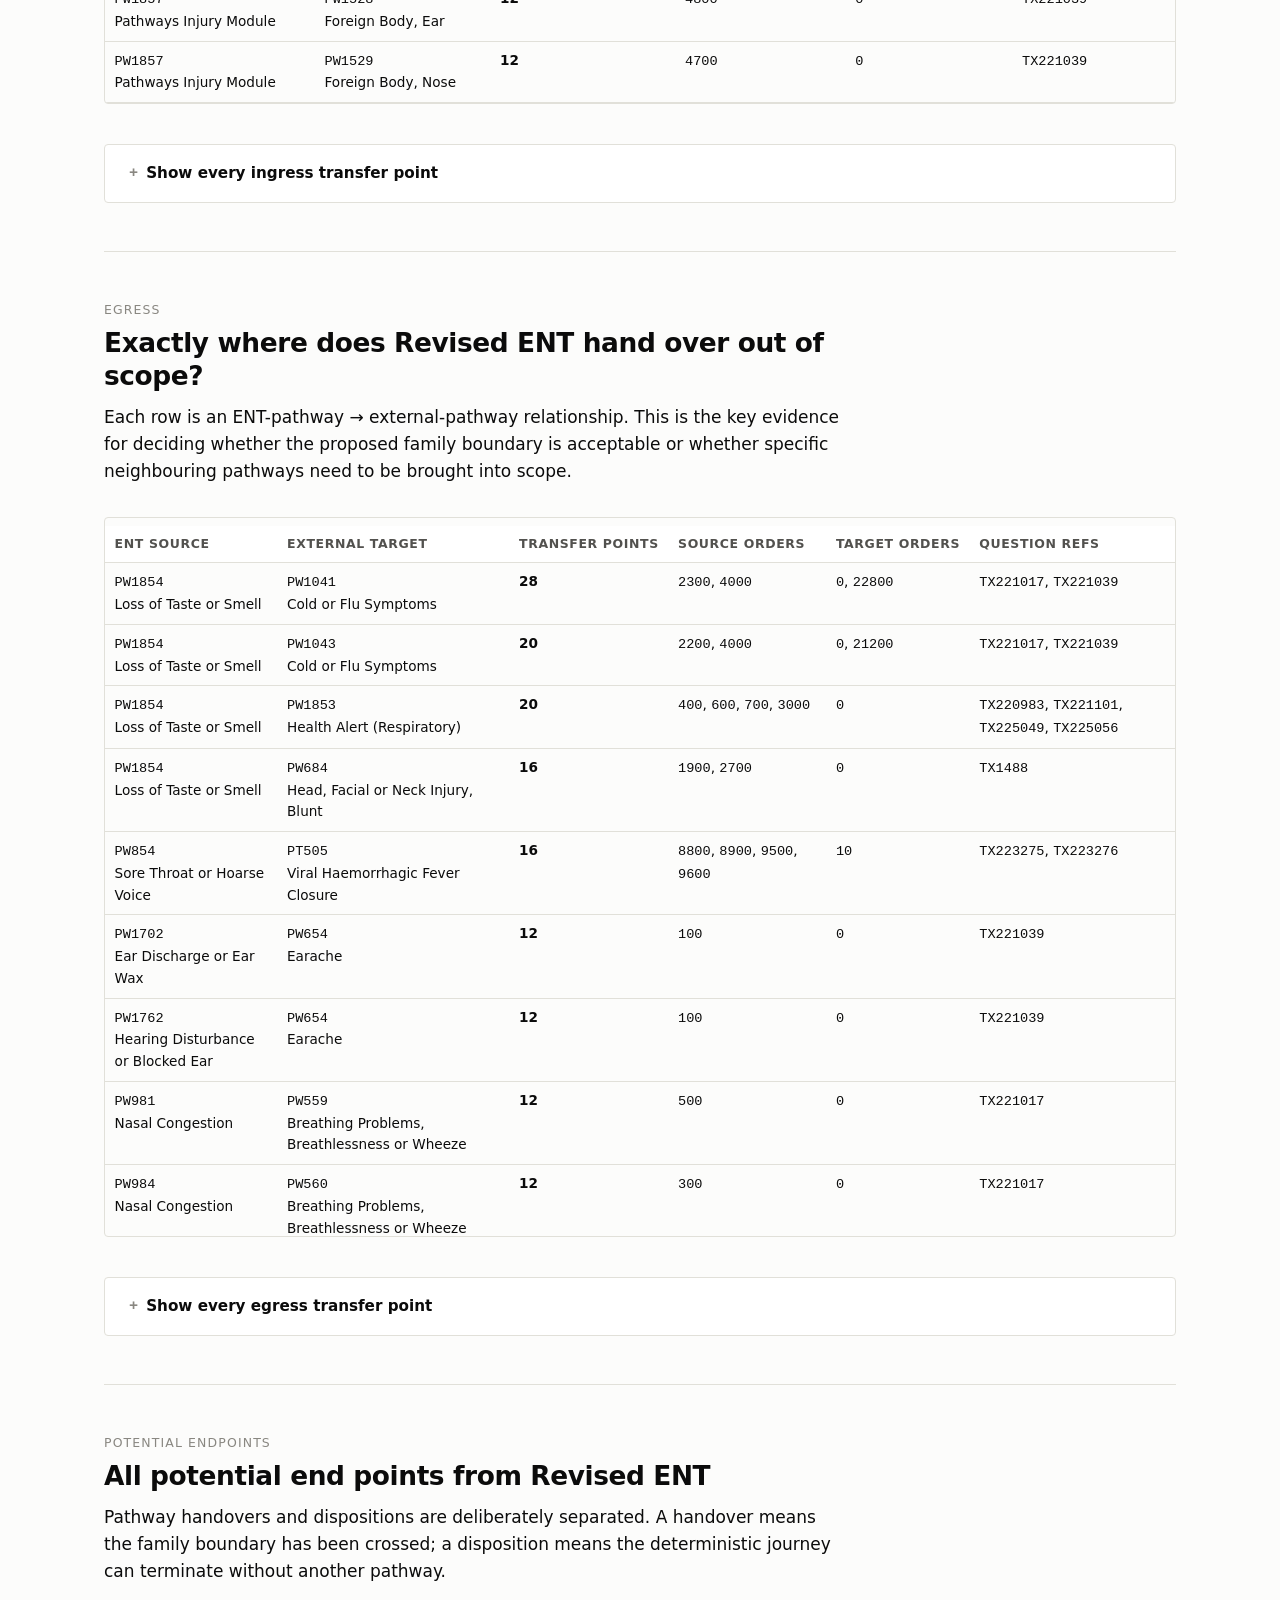
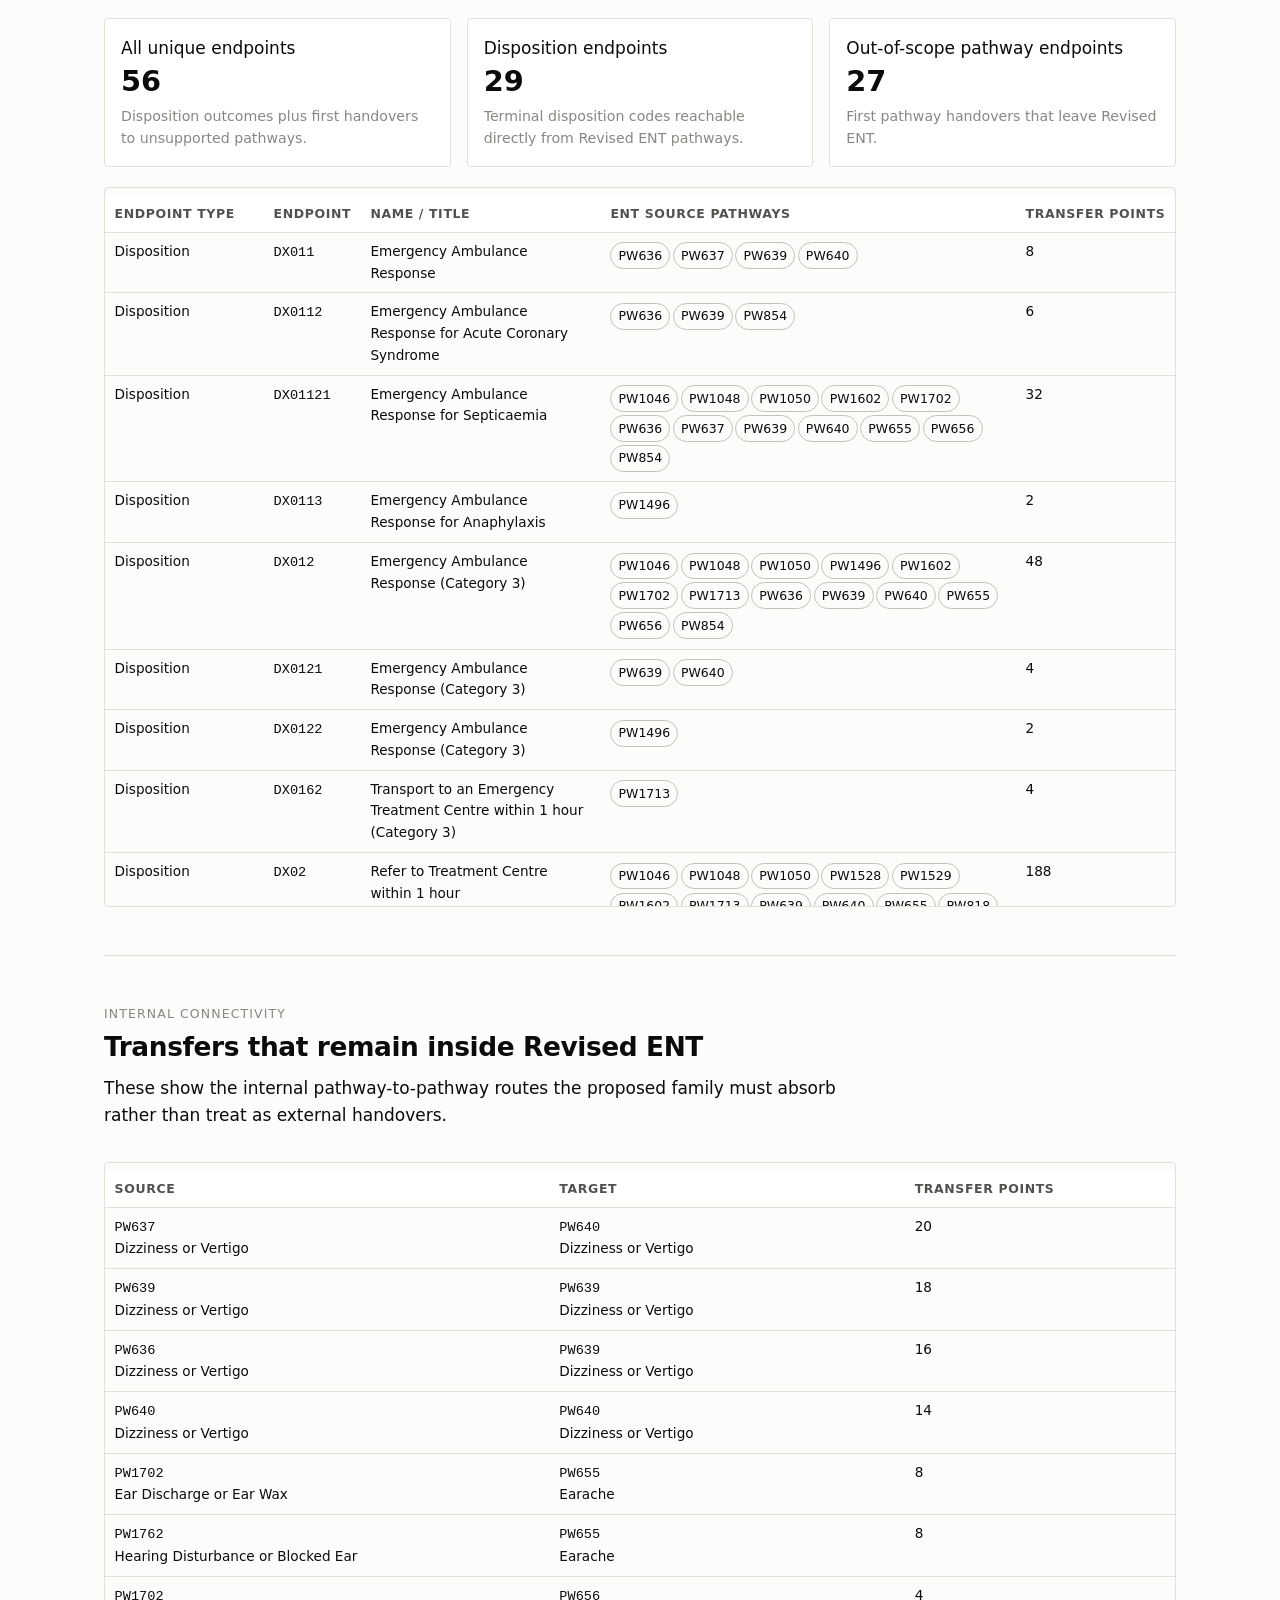
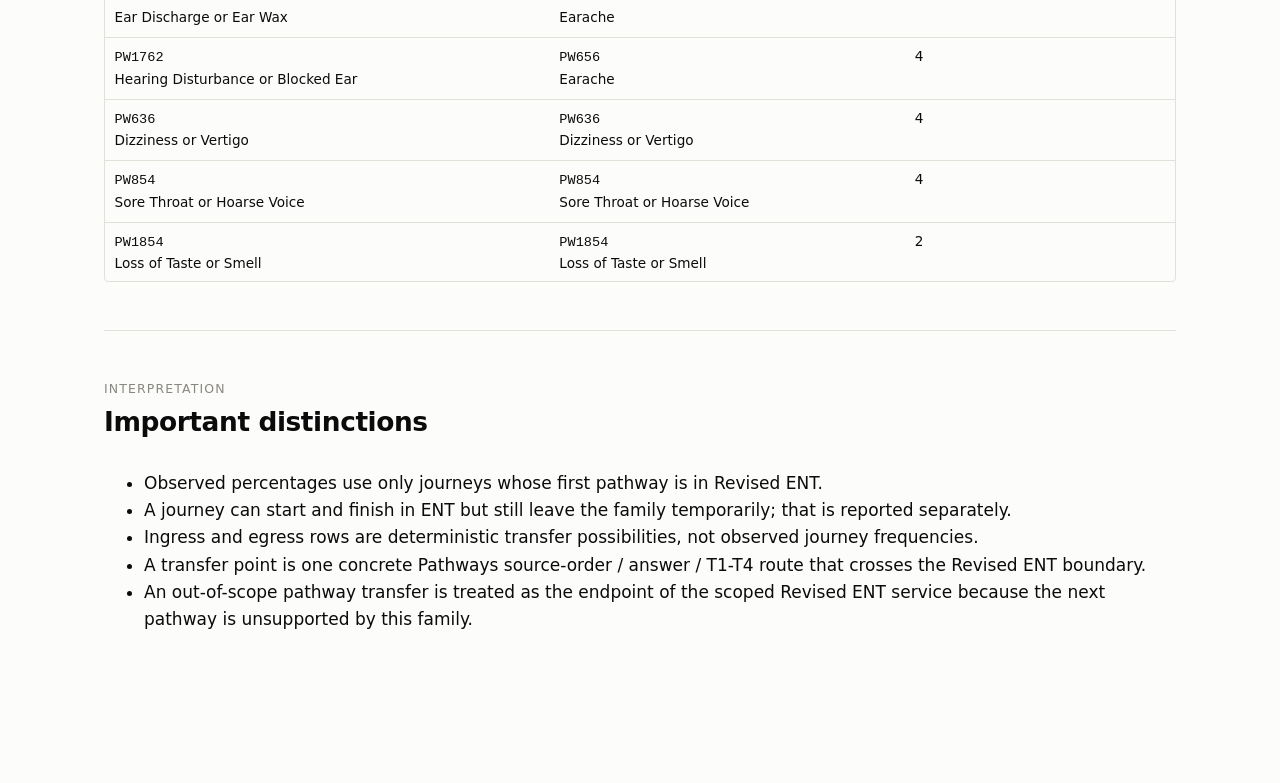
<file: Data Outputs/pathways-analysis/reports/revised-ent.html>
<!DOCTYPE html>
<html lang="en-GB">
<head>
<meta charset="utf-8">
<meta name="viewport" content="width=device-width, initial-scale=1">
<meta name="robots" content="noindex, nofollow, noarchive">
<title>Revised ENT — Family Journey &amp; Boundary Analysis</title>
<link rel="stylesheet" href="css/report.css">
<style>
.metric-grid-revised{display:grid;grid-template-columns:repeat(auto-fit,minmax(210px,1fr));gap:1rem;margin:1.25rem 0}
.metric-card-revised{border:1px solid var(--rule);border-radius:var(--radius);padding:1rem;background:var(--surface-raised)}
.metric-card-revised strong{display:block;font-size:1.8rem;line-height:1.15;margin:.2rem 0}
.metric-card-revised small{display:block;color:var(--ink-muted);margin-top:.4rem}
.data-table{width:100%;border-collapse:collapse;font-size:.9rem}
.data-table th,.data-table td{padding:.65rem;border-bottom:1px solid var(--rule);vertical-align:top;text-align:left}
.data-table th{position:sticky;top:0;background:var(--surface-raised);z-index:1}
.table-wrap{overflow:auto;max-height:720px;border:1px solid var(--rule);border-radius:var(--radius)}
.pill{display:inline-block;padding:.15rem .45rem;border:1px solid var(--rule-strong);border-radius:999px;margin:.1rem .15rem .1rem 0;font-size:.78rem}
.metric-unavailable{font-size:1.05rem!important;color:var(--ink-muted)}
</style>
</head>
<body>
<div class="confidentiality-banner" data-confidentiality><strong>Confidential.</strong> Contains derived NHS Pathways analysis.</div>
<header class="site-header"><div class="site-header__inner">
<p class="site-header__title"><a href="index.html">NHS Pathways Bayesian architecture investigation</a></p>
<nav class="site-nav" aria-label="Report sections">
<a href="index.html">Overview</a>
<a href="phase1.html">Estate structure</a>
<a href="phase2.html">Family discovery</a>
<a href="phase3.html">Architecture comparison</a>
<a href="ent.html">ENT family</a>
<a href="revised-ent.html" aria-current="page">Revised ENT</a>
</nav></div></header>

<main id="report">
<div class="page-intro">
<p class="page-intro__eyebrow">Revised ENT Family Investigation</p>
<h1>Revised ENT — journey coverage and family-boundary analysis</h1>
<p class="page-intro__question">How much observed 111 Online activity can this 22-pathway family cover end to end, and where can journeys leave the supported boundary?</p>
<p class="lede">This report uses the revised, explicitly supplied ENT pathway membership. It separates two kinds of evidence: observed 111 Online journey behaviour where journey data is supplied, and potential Pathways endpoints derived from the deterministic pathway structure.</p>
<p class="page-meta">Generated <span data-meta-generated>—</span>. <span data-meta-scope></span></p>
</div>

<div id="load-status" class="loading">Loading Revised ENT evidence…</div>

<section class="report-section" hidden>
<div class="section-head"><span class="section-head__number">Family definition</span><h2>Revised ENT scope</h2><p>The membership below is authoritative for this report; it is not inferred from titles, clinical areas or clustering.</p></div>
<div id="family-summary" class="callout callout--prominent"></div>
<div class="table-wrap"><table class="data-table"><thead><tr><th>Pathway ID</th><th>Pathway title</th><th>Status</th></tr></thead><tbody id="membership-body"></tbody></table></div>
</section>

<section class="report-section" hidden>
<div class="section-head"><span class="section-head__number">111 Online journey evidence</span><h2>Coverage and end-to-end completion</h2><p>All percentages use observed journeys that start in one of the Revised ENT pathways as their denominator, except coverage, which uses all journeys in the supplied dataset.</p></div>
<div id="journey-warning"></div>
<div class="metric-grid-revised" id="journey-metrics"></div>
<div class="callout"><span class="callout__label">How the measures relate</span><p><strong>E2E completion within group</strong> means the final observed pathway is in Revised ENT. It is then split into journeys that never leave Revised ENT and journeys that temporarily leave to an unsupported pathway before returning. <strong>Finish with handover out of scope</strong> is the complementary case where the final observed pathway is outside the family.</p></div>
</section>

<section class="report-section" hidden>
<div class="section-head"><span class="section-head__number">Boundary decision view</span><h2>Where does Revised ENT connect to the rest of Pathways?</h2><p>This is the decision-level view: which ENT pathways are boundary hotspots, how many external pathways feed them, and how many external pathways they hand over to.</p></div>
<div id="boundary-summary" class="metric-grid-revised"></div>
<div class="table-wrap"><table class="data-table"><thead><tr><th>ENT pathway</th><th>Boundary role</th><th>Ingress from outside ENT</th><th>Egress outside ENT</th><th>Internal connectivity</th><th>Disposition points</th></tr></thead><tbody id="boundary-body"></tbody></table></div>
</section>

<section class="report-section" hidden>
<div class="section-head"><span class="section-head__number">Ingress</span><h2>Exactly which pathways enter Revised ENT?</h2><p>Each row is an external-pathway → ENT-pathway relationship. Expand to the detailed transfer table below to see the source order, question reference, answer number, T1-T4 branch and exact target order.</p></div>
<div class="table-wrap"><table class="data-table"><thead><tr><th>External source</th><th>ENT target</th><th>Transfer points</th><th>Source orders</th><th>Target orders</th><th>Question refs</th></tr></thead><tbody id="ingress-pair-body"></tbody></table></div>
<details class="methodology"><summary>Show every ingress transfer point</summary><div class="table-wrap"><table class="data-table"><thead><tr><th>Source pathway</th><th>Source order</th><th>Question</th><th>Answer</th><th>Branch</th><th>ENT target</th><th>Target order</th><th>Raw transfer</th></tr></thead><tbody id="ingress-route-body"></tbody></table></div></details>
</section>

<section class="report-section" hidden>
<div class="section-head"><span class="section-head__number">Egress</span><h2>Exactly where does Revised ENT hand over out of scope?</h2><p>Each row is an ENT-pathway → external-pathway relationship. This is the key evidence for deciding whether the proposed family boundary is acceptable or whether specific neighbouring pathways need to be brought into scope.</p></div>
<div class="table-wrap"><table class="data-table"><thead><tr><th>ENT source</th><th>External target</th><th>Transfer points</th><th>Source orders</th><th>Target orders</th><th>Question refs</th></tr></thead><tbody id="egress-pair-body"></tbody></table></div>
<details class="methodology"><summary>Show every egress transfer point</summary><div class="table-wrap"><table class="data-table"><thead><tr><th>ENT source</th><th>Source order</th><th>Question</th><th>Answer</th><th>Branch</th><th>External target</th><th>Target order</th><th>Raw transfer</th></tr></thead><tbody id="egress-route-body"></tbody></table></div></details>
</section>

<section class="report-section" hidden>
<div class="section-head"><span class="section-head__number">Potential endpoints</span><h2>All potential end points from Revised ENT</h2><p>Pathway handovers and dispositions are deliberately separated. A handover means the family boundary has been crossed; a disposition means the deterministic journey can terminate without another pathway.</p></div>
<div id="endpoint-summary" class="metric-grid-revised"></div>
<div class="table-wrap"><table class="data-table"><thead><tr><th>Endpoint type</th><th>Endpoint</th><th>Name / title</th><th>ENT source pathways</th><th>Transfer points</th></tr></thead><tbody id="endpoint-body"></tbody></table></div>
</section>

<section class="report-section" hidden>
<div class="section-head"><span class="section-head__number">Internal connectivity</span><h2>Transfers that remain inside Revised ENT</h2><p>These show the internal pathway-to-pathway routes the proposed family must absorb rather than treat as external handovers.</p></div>
<div class="table-wrap"><table class="data-table"><thead><tr><th>Source</th><th>Target</th><th>Transfer points</th></tr></thead><tbody id="internal-body"></tbody></table></div>
</section>

<section class="report-section" hidden>
<div class="section-head"><span class="section-head__number">Interpretation</span><h2>Important distinctions</h2></div>
<ul id="metric-notes"></ul>
</section>
</main>

<script src="js/common.js"></script>
<script src="js/revised-ent.js"></script>
</body>
</html>
</file>
<file: Data Outputs/pathways-analysis/reports/css/report.css>
/* =====================================================================
   NHS Pathways architecture investigation — executive briefing styles

   Design intent: an analytical briefing document, not a dashboard.
   Generous whitespace, large readable type, restrained colour, and
   technical detail hidden behind progressive disclosure.

   Colour comes from a validated categorical palette. The lightness band,
   chroma floor, colour-vision separation, normal-vision separation and
   contrast checks were run against the #fcfcfb surface before adoption.
   The first three categorical slots are the documented subset that clears
   the all-pairs colour-vision floors, which is why no chart here uses more
   than three at once. Do not add a fourth hue without re-validating.

   Only a light theme ships. An automatically inverted dark theme would put
   these hues outside the band they were validated in, and a properly
   re-stepped dark palette is a separate piece of work.
   ===================================================================== */

:root {
  /* Surfaces and ink */
  --surface:          #fcfcfb;
  --surface-raised:   #ffffff;
  --surface-sunken:   #f5f4f1;
  --ink-primary:      #0b0b0b;
  --ink-secondary:    #52514e;
  --ink-muted:        #898781;
  --rule:             #e1e0d9;
  --rule-strong:      #c3c2b7;

  /* Validated categorical slots, in fixed order. Never cycled. */
  --series-1:         #2a78d6;  /* blue   */
  --series-2:         #eb6834;  /* orange */
  --series-3:         #1baf7a;  /* aqua   */

  /* Validated single-hue sequential ramp, light to dark, for heatmaps. */
  --seq-100:          #cde2fb;
  --seq-200:          #9ec5f4;
  --seq-300:          #6da7ec;
  --seq-400:          #3987e5;
  --seq-450:          #2a78d6;
  --seq-550:          #1c5cab;
  --seq-650:          #104281;
  --seq-700:          #0d366b;

  /* Evidence-class accents. Deliberately not a traffic light: these
     describe what kind of statement a figure is, not how good it is. */
  --evidence-measured:  #1c5cab;
  --evidence-derived:   #52514e;
  --evidence-candidate: #a8531f;

  --max-width:        1120px;
  --radius:           4px;
  --shadow-card:      0 1px 2px rgba(11, 11, 11, 0.05);
}

*, *::before, *::after { box-sizing: border-box; }

html { scroll-behavior: smooth; }

body {
  margin: 0;
  background: var(--surface);
  color: var(--ink-primary);
  font-family: system-ui, -apple-system, "Helvetica Neue", Helvetica, Arial, sans-serif;
  font-size: 17px;
  line-height: 1.6;
  -webkit-font-smoothing: antialiased;
}

/* ---------- Confidentiality banner -------------------------------- */
/* Deliberately the first thing on the page and not dismissible. */
.confidentiality-banner {
  background: #2f2c26;
  color: #f7f6f2;
  font-size: 0.82rem;
  letter-spacing: 0.01em;
  padding: 0.6rem 1.5rem;
  text-align: center;
}

.confidentiality-banner strong { font-weight: 600; }

/* ---------- Header and navigation --------------------------------- */
.site-header {
  border-bottom: 1px solid var(--rule);
  background: var(--surface);
  position: sticky;
  top: 0;
  z-index: 20;
}

.site-header__inner {
  max-width: var(--max-width);
  margin: 0 auto;
  padding: 1rem 1.5rem;
  display: flex;
  align-items: baseline;
  justify-content: space-between;
  gap: 2rem;
  flex-wrap: wrap;
}

.site-header__title {
  font-size: 0.95rem;
  font-weight: 600;
  margin: 0;
}

.site-header__title a { color: var(--ink-primary); text-decoration: none; }

.site-nav { display: flex; gap: 1.5rem; font-size: 0.9rem; }

.site-nav a {
  color: var(--ink-secondary);
  text-decoration: none;
  padding-bottom: 0.2rem;
  border-bottom: 2px solid transparent;
}

.site-nav a:hover { color: var(--ink-primary); }

.site-nav a[aria-current="page"] {
  color: var(--ink-primary);
  border-bottom-color: var(--series-1);
  font-weight: 600;
}

.site-nav a.is-disabled { color: var(--ink-muted); cursor: default; }

/* ---------- Layout ------------------------------------------------ */
main { max-width: var(--max-width); margin: 0 auto; padding: 0 1.5rem 6rem; }

.page-intro { padding: 3.5rem 0 2rem; max-width: 46rem; }

.page-intro__eyebrow {
  font-size: 0.78rem;
  letter-spacing: 0.09em;
  text-transform: uppercase;
  color: var(--ink-muted);
  margin: 0 0 0.75rem;
}

h1 {
  font-size: 2.4rem;
  line-height: 1.15;
  letter-spacing: -0.02em;
  margin: 0 0 1rem;
  font-weight: 650;
}

.page-intro__question {
  font-size: 1.2rem;
  color: var(--ink-secondary);
  margin: 0 0 1.5rem;
}

.page-intro p { color: var(--ink-secondary); }

.page-meta {
  font-size: 0.82rem;
  color: var(--ink-muted);
  border-top: 1px solid var(--rule);
  padding-top: 0.9rem;
  margin-top: 1.75rem;
}

section.report-section {
  padding: 3rem 0;
  border-top: 1px solid var(--rule);
}

.section-head { max-width: 46rem; margin-bottom: 2rem; }

.section-head__number {
  font-size: 0.78rem;
  letter-spacing: 0.09em;
  text-transform: uppercase;
  color: var(--ink-muted);
  display: block;
  margin-bottom: 0.4rem;
}

h2 {
  font-size: 1.65rem;
  line-height: 1.25;
  letter-spacing: -0.015em;
  margin: 0 0 0.75rem;
  font-weight: 650;
}

h3 { font-size: 1.15rem; margin: 2rem 0 0.75rem; font-weight: 600; }

h4 {
  font-size: 0.95rem;
  margin: 0 0 0.4rem;
  font-weight: 600;
  color: var(--ink-primary);
}

p { margin: 0 0 1rem; max-width: 46rem; }

.lede { font-size: 1.1rem; color: var(--ink-secondary); }

/* ---------- Cards ------------------------------------------------- */
.card-grid {
  display: grid;
  grid-template-columns: repeat(auto-fill, minmax(215px, 1fr));
  gap: 1rem;
  margin: 1.5rem 0;
}

.stat-card {
  background: var(--surface-raised);
  border: 1px solid var(--rule);
  border-radius: var(--radius);
  padding: 1.15rem 1.25rem;
  box-shadow: var(--shadow-card);
}

.stat-card__value {
  font-size: 1.95rem;
  font-weight: 650;
  line-height: 1.1;
  letter-spacing: -0.02em;
  font-variant-numeric: tabular-nums;
}

.stat-card__label {
  font-size: 0.9rem;
  color: var(--ink-secondary);
  margin-top: 0.3rem;
}

.stat-card__note {
  font-size: 0.8rem;
  color: var(--ink-muted);
  margin-top: 0.6rem;
  line-height: 1.45;
}

.insight-grid {
  display: grid;
  grid-template-columns: repeat(auto-fit, minmax(300px, 1fr));
  gap: 1.15rem;
  margin: 1.5rem 0;
}

.insight-card {
  border-left: 3px solid var(--series-1);
  background: var(--surface-raised);
  border-radius: 0 var(--radius) var(--radius) 0;
  padding: 1.1rem 1.25rem;
}

.insight-card h4 { margin-bottom: 0.45rem; }

.insight-card p {
  margin: 0;
  font-size: 0.93rem;
  color: var(--ink-secondary);
  max-width: none;
}

.insight-card--caution { border-left-color: var(--series-2); }

/* ---------- Evidence class badges --------------------------------- */
.badge {
  display: inline-block;
  font-size: 0.68rem;
  letter-spacing: 0.07em;
  text-transform: uppercase;
  font-weight: 600;
  padding: 0.18rem 0.5rem;
  border-radius: 2px;
  border: 1px solid currentColor;
  vertical-align: 0.1em;
}

.badge--measured  { color: var(--evidence-measured); }
.badge--derived   { color: var(--evidence-derived); }
.badge--candidate { color: var(--evidence-candidate); }

.badge-row { display: flex; gap: 0.5rem; align-items: center; flex-wrap: wrap; }

/* ---------- Figures ----------------------------------------------- */
.figure {
  margin: 2rem 0 2.5rem;
  background: var(--surface-raised);
  border: 1px solid var(--rule);
  border-radius: var(--radius);
  /* Deliberately not overflow:hidden. If a chart is ever mis-sized, it should
     be visibly wrong rather than silently clipped along with the explanatory
     notes underneath it. */
}

.figure__head {
  padding: 1.25rem 1.5rem 0.5rem;
  display: flex;
  justify-content: space-between;
  align-items: flex-start;
  gap: 1rem;
  flex-wrap: wrap;
}

.figure__title { font-size: 1.05rem; font-weight: 600; margin: 0; }

.figure__chart { padding: 0.5rem 0.75rem 1rem; min-height: 60px; width: 100%; }
.figure__chart .js-plotly-plot { width: 100% !important; }

.figure__notes {
  display: grid;
  grid-template-columns: repeat(auto-fit, minmax(230px, 1fr));
  gap: 1.25rem;
  padding: 1.25rem 1.5rem;
  border-top: 1px solid var(--rule);
  background: var(--surface-sunken);
}

.figure__note dt {
  font-size: 0.78rem;
  font-weight: 600;
  text-transform: uppercase;
  letter-spacing: 0.06em;
  color: var(--ink-muted);
  margin-bottom: 0.3rem;
}

.figure__note dd {
  margin: 0;
  font-size: 0.88rem;
  color: var(--ink-secondary);
  line-height: 1.5;
}

.figure__controls {
  display: flex;
  gap: 0.5rem;
  align-items: center;
  flex-wrap: wrap;
  padding: 0 1.5rem 0.75rem;
}

/* ---------- Progressive disclosure -------------------------------- */
details.disclosure {
  border-top: 1px solid var(--rule);
  background: var(--surface-raised);
}

details.disclosure summary {
  cursor: pointer;
  padding: 0.7rem 1.5rem;
  font-size: 0.85rem;
  color: var(--ink-secondary);
  list-style: none;
  display: flex;
  align-items: center;
  gap: 0.45rem;
}

details.disclosure summary::-webkit-details-marker { display: none; }

details.disclosure summary::before {
  content: "+";
  font-family: ui-monospace, "SF Mono", Menlo, monospace;
  color: var(--ink-muted);
  font-size: 0.95rem;
}

details.disclosure[open] summary::before { content: "\2212"; }

details.disclosure summary:hover { color: var(--ink-primary); }

.disclosure__body {
  padding: 0.25rem 1.5rem 1.35rem;
  font-size: 0.88rem;
  color: var(--ink-secondary);
}

.disclosure__body p { max-width: 52rem; }

.lineage {
  font-family: ui-monospace, "SF Mono", Menlo, monospace;
  font-size: 0.8rem;
  color: var(--ink-secondary);
  background: var(--surface-sunken);
  border: 1px solid var(--rule);
  border-radius: 2px;
  padding: 0.3rem 0.5rem;
  display: inline-block;
  margin: 0.2rem 0.35rem 0.2rem 0;
  word-break: break-all;
}

details.methodology {
  margin: 2.5rem 0 0;
  border: 1px solid var(--rule);
  border-radius: var(--radius);
  background: var(--surface-raised);
}

details.methodology > summary {
  padding: 1rem 1.5rem;
  font-weight: 600;
  font-size: 0.95rem;
  color: var(--ink-primary);
  cursor: pointer;
  list-style: none;
  display: flex;
  align-items: center;
  gap: 0.5rem;
}

details.methodology > summary::-webkit-details-marker { display: none; }

details.methodology > summary::before {
  content: "+";
  font-family: ui-monospace, "SF Mono", Menlo, monospace;
  color: var(--ink-muted);
}

details.methodology[open] > summary::before { content: "\2212"; }

.definition-list { padding: 0 1.5rem 1.5rem; margin: 0; }

.definition-list dt {
  font-weight: 600;
  font-size: 0.92rem;
  margin-top: 1.1rem;
}

.definition-list dd {
  margin: 0.25rem 0 0;
  font-size: 0.9rem;
  color: var(--ink-secondary);
  max-width: 52rem;
}

/* ---------- Controls ---------------------------------------------- */
label.control {
  display: inline-flex;
  flex-direction: column;
  gap: 0.3rem;
  font-size: 0.82rem;
  color: var(--ink-secondary);
}

select, button.chip {
  font-family: inherit;
  font-size: 0.9rem;
  color: var(--ink-primary);
  background: var(--surface-raised);
  border: 1px solid var(--rule-strong);
  border-radius: var(--radius);
  padding: 0.5rem 0.7rem;
}

select { min-width: 22rem; max-width: 100%; }

button.chip { cursor: pointer; font-size: 0.85rem; padding: 0.4rem 0.8rem; }

button.chip:hover { border-color: var(--series-1); }

button.chip[aria-pressed="true"] {
  background: var(--series-1);
  border-color: var(--series-1);
  color: #ffffff;
  font-weight: 600;
}

/* ---------- Tables (progressive disclosure only) ------------------ */
table.data-table {
  width: 100%;
  border-collapse: collapse;
  font-size: 0.85rem;
  margin: 0.5rem 0 0;
}

table.data-table th,
table.data-table td {
  text-align: left;
  padding: 0.5rem 0.6rem;
  border-bottom: 1px solid var(--rule);
}

table.data-table th {
  font-weight: 600;
  color: var(--ink-secondary);
  font-size: 0.78rem;
  text-transform: uppercase;
  letter-spacing: 0.05em;
  white-space: nowrap;
}

table.data-table td.num {
  text-align: right;
  font-variant-numeric: tabular-nums;
}

table.data-table tbody tr:hover { background: var(--surface-sunken); }

/* ---------- Family explorer --------------------------------------- */
.explorer { margin: 1.5rem 0; }

.explorer__panel {
  background: var(--surface-raised);
  border: 1px solid var(--rule);
  border-radius: var(--radius);
  padding: 1.5rem;
  margin-top: 1.25rem;
}

.explorer__title { display: flex; align-items: baseline; gap: 0.75rem; flex-wrap: wrap; }

.explorer__title h3 { margin: 0; font-size: 1.35rem; }

.explorer__basis { font-size: 0.85rem; color: var(--ink-muted); }

.metric-grid {
  display: grid;
  grid-template-columns: repeat(auto-fill, minmax(175px, 1fr));
  gap: 0.9rem;
  margin: 1.25rem 0;
}

.metric {
  border-top: 2px solid var(--rule);
  padding-top: 0.55rem;
}

.metric__value {
  font-size: 1.35rem;
  font-weight: 650;
  font-variant-numeric: tabular-nums;
  line-height: 1.2;
}

.metric__label {
  font-size: 0.82rem;
  color: var(--ink-secondary);
  display: flex;
  align-items: center;
  gap: 0.3rem;
  margin-top: 0.15rem;
}

/* Tooltip: a focusable button so the explanation is reachable by keyboard
   as well as by pointer, and readable by a screen reader. */
.tip {
  border: 1px solid var(--rule-strong);
  background: var(--surface);
  color: var(--ink-muted);
  border-radius: 50%;
  width: 1.05rem;
  height: 1.05rem;
  font-size: 0.7rem;
  line-height: 1;
  cursor: help;
  padding: 0;
  flex: 0 0 auto;
}

.tip:hover, .tip:focus { color: var(--ink-primary); border-color: var(--series-1); }

.tag-list { display: flex; flex-wrap: wrap; gap: 0.4rem; margin: 0.35rem 0 0; }

.tag {
  font-size: 0.82rem;
  background: var(--surface-sunken);
  border: 1px solid var(--rule);
  border-radius: 999px;
  padding: 0.2rem 0.65rem;
  color: var(--ink-secondary);
}

.field-row { margin: 1rem 0; }

.field-row__label {
  font-size: 0.78rem;
  text-transform: uppercase;
  letter-spacing: 0.06em;
  color: var(--ink-muted);
  font-weight: 600;
  display: flex;
  align-items: center;
  gap: 0.3rem;
}

.field-row__value { font-size: 0.95rem; color: var(--ink-primary); }

/* ---------- Comparison / evidence panels -------------------------- */
.panel-grid {
  display: grid;
  grid-template-columns: repeat(auto-fit, minmax(290px, 1fr));
  gap: 1.15rem;
  margin: 1.5rem 0;
}

.panel {
  background: var(--surface-raised);
  border: 1px solid var(--rule);
  border-radius: var(--radius);
  padding: 1.35rem;
}

.panel__eyebrow {
  font-size: 0.72rem;
  letter-spacing: 0.08em;
  text-transform: uppercase;
  color: var(--ink-muted);
  font-weight: 600;
  margin-bottom: 0.5rem;
}

.panel h4 { font-size: 1.05rem; margin-bottom: 0.5rem; }

.panel p { font-size: 0.9rem; color: var(--ink-secondary); max-width: none; }

.panel ul { margin: 0.6rem 0 0; padding-left: 1.2rem; font-size: 0.88rem; color: var(--ink-secondary); }

.panel li { margin-bottom: 0.35rem; }

.callout {
  border: 1px solid var(--rule-strong);
  border-left: 3px solid var(--series-2);
  background: var(--surface-raised);
  border-radius: 0 var(--radius) var(--radius) 0;
  padding: 1.1rem 1.35rem;
  margin: 1.75rem 0;
  max-width: 52rem;
}

.callout p { margin: 0; font-size: 0.95rem; }

.callout--prominent {
  border-left-width: 4px;
  background: #fdf6f2;
}

.callout__label {
  font-size: 0.72rem;
  letter-spacing: 0.08em;
  text-transform: uppercase;
  font-weight: 700;
  color: var(--evidence-candidate);
  display: block;
  margin-bottom: 0.4rem;
}

.limits-list { max-width: 52rem; padding-left: 1.3rem; }

.limits-list li { margin-bottom: 0.7rem; color: var(--ink-secondary); }

/* ---------- Phase flow (landing page) ----------------------------- */
.phase-grid {
  display: grid;
  grid-template-columns: repeat(auto-fit, minmax(280px, 1fr));
  gap: 1.35rem;
  margin: 2rem 0 1rem;
}

.phase-card {
  border: 1px solid var(--rule);
  border-radius: var(--radius);
  background: var(--surface-raised);
  padding: 1.6rem;
  display: flex;
  flex-direction: column;
  text-decoration: none;
  color: inherit;
  box-shadow: var(--shadow-card);
}

a.phase-card:hover { border-color: var(--series-1); }

.phase-card__number {
  font-size: 0.75rem;
  letter-spacing: 0.1em;
  text-transform: uppercase;
  color: var(--ink-muted);
  font-weight: 600;
}

.phase-card__title { font-size: 1.3rem; font-weight: 650; margin: 0.5rem 0 0.35rem; }

.phase-card__question {
  font-size: 0.98rem;
  color: var(--ink-secondary);
  font-style: italic;
  margin: 0 0 1rem;
}

.phase-card__body { font-size: 0.9rem; color: var(--ink-secondary); flex: 1; }

.phase-card__status {
  margin-top: 1.25rem;
  font-size: 0.78rem;
  font-weight: 600;
  letter-spacing: 0.05em;
  text-transform: uppercase;
}

.phase-card__status--done { color: var(--evidence-measured); }
.phase-card__status--pending { color: var(--ink-muted); }
.phase-card--pending { background: var(--surface-sunken); }

.flow {
  display: flex;
  flex-direction: column;
  align-items: center;
  gap: 0;
  margin: 2.5rem auto;
  max-width: 34rem;
}

.flow__step {
  width: 100%;
  text-align: center;
  border: 1px solid var(--rule);
  background: var(--surface-raised);
  border-radius: var(--radius);
  padding: 0.85rem 1.25rem;
  font-size: 0.98rem;
}

.flow__step--emphasis { border-color: var(--series-1); font-weight: 600; }
.flow__step--pending { background: var(--surface-sunken); color: var(--ink-muted); }

.flow__arrow { color: var(--ink-muted); font-size: 1.15rem; line-height: 1; padding: 0.35rem 0; }

/* ---------- Boundary diagram (inline SVG) ------------------------- */
.diagram {
  background: var(--surface-raised);
  border: 1px solid var(--rule);
  border-radius: var(--radius);
  padding: 1.5rem;
  margin: 1.5rem 0;
}

.diagram svg { display: block; max-width: 100%; height: auto; margin: 0 auto; }

.diagram__legend {
  display: flex;
  flex-wrap: wrap;
  gap: 1.25rem;
  justify-content: center;
  margin-top: 1.25rem;
  font-size: 0.85rem;
  color: var(--ink-secondary);
}

.diagram__legend span { display: inline-flex; align-items: center; gap: 0.4rem; }

.swatch { width: 0.85rem; height: 0.85rem; border-radius: 50%; display: inline-block; }

/* ---------- Glossary ---------------------------------------------- */
.glossary-grid {
  display: grid;
  grid-template-columns: repeat(auto-fit, minmax(310px, 1fr));
  gap: 1.5rem 2.5rem;
  margin-top: 1.5rem;
}

.glossary-item dt { font-weight: 650; font-size: 0.98rem; margin-bottom: 0.3rem; }

.glossary-item dd { margin: 0; font-size: 0.9rem; color: var(--ink-secondary); }

/* ---------- Status / error --------------------------------------- */
.load-error {
  border: 1px solid var(--series-2);
  border-left: 4px solid var(--series-2);
  background: #fdf3ee;
  border-radius: 0 var(--radius) var(--radius) 0;
  padding: 1.35rem 1.5rem;
  margin: 2rem 0;
}

.load-error h3 { margin-top: 0; }

.load-error code {
  font-family: ui-monospace, "SF Mono", Menlo, monospace;
  font-size: 0.85rem;
  background: var(--surface-raised);
  border: 1px solid var(--rule);
  padding: 0.1rem 0.35rem;
  border-radius: 2px;
}

.loading { color: var(--ink-muted); font-size: 0.9rem; padding: 1.5rem 0; }

/* ---------- Footer ------------------------------------------------ */
.site-footer {
  border-top: 1px solid var(--rule);
  padding: 2rem 1.5rem 3rem;
  font-size: 0.82rem;
  color: var(--ink-muted);
}

.site-footer__inner { max-width: var(--max-width); margin: 0 auto; }

.site-footer p { max-width: 52rem; }

/* ---------- Accessibility ----------------------------------------- */
.visually-hidden {
  position: absolute;
  width: 1px;
  height: 1px;
  padding: 0;
  margin: -1px;
  overflow: hidden;
  clip: rect(0, 0, 0, 0);
  white-space: nowrap;
  border: 0;
}

:focus-visible { outline: 2px solid var(--series-1); outline-offset: 2px; }

@media print {
  .confidentiality-banner { position: static; }
  .site-header { position: static; }
  details.disclosure, details.methodology { display: none; }
}

@media (max-width: 640px) {
  body { font-size: 16px; }
  h1 { font-size: 1.9rem; }
  h2 { font-size: 1.4rem; }
  select { min-width: 100%; }
  .figure__notes { grid-template-columns: 1fr; }
}
</file>
